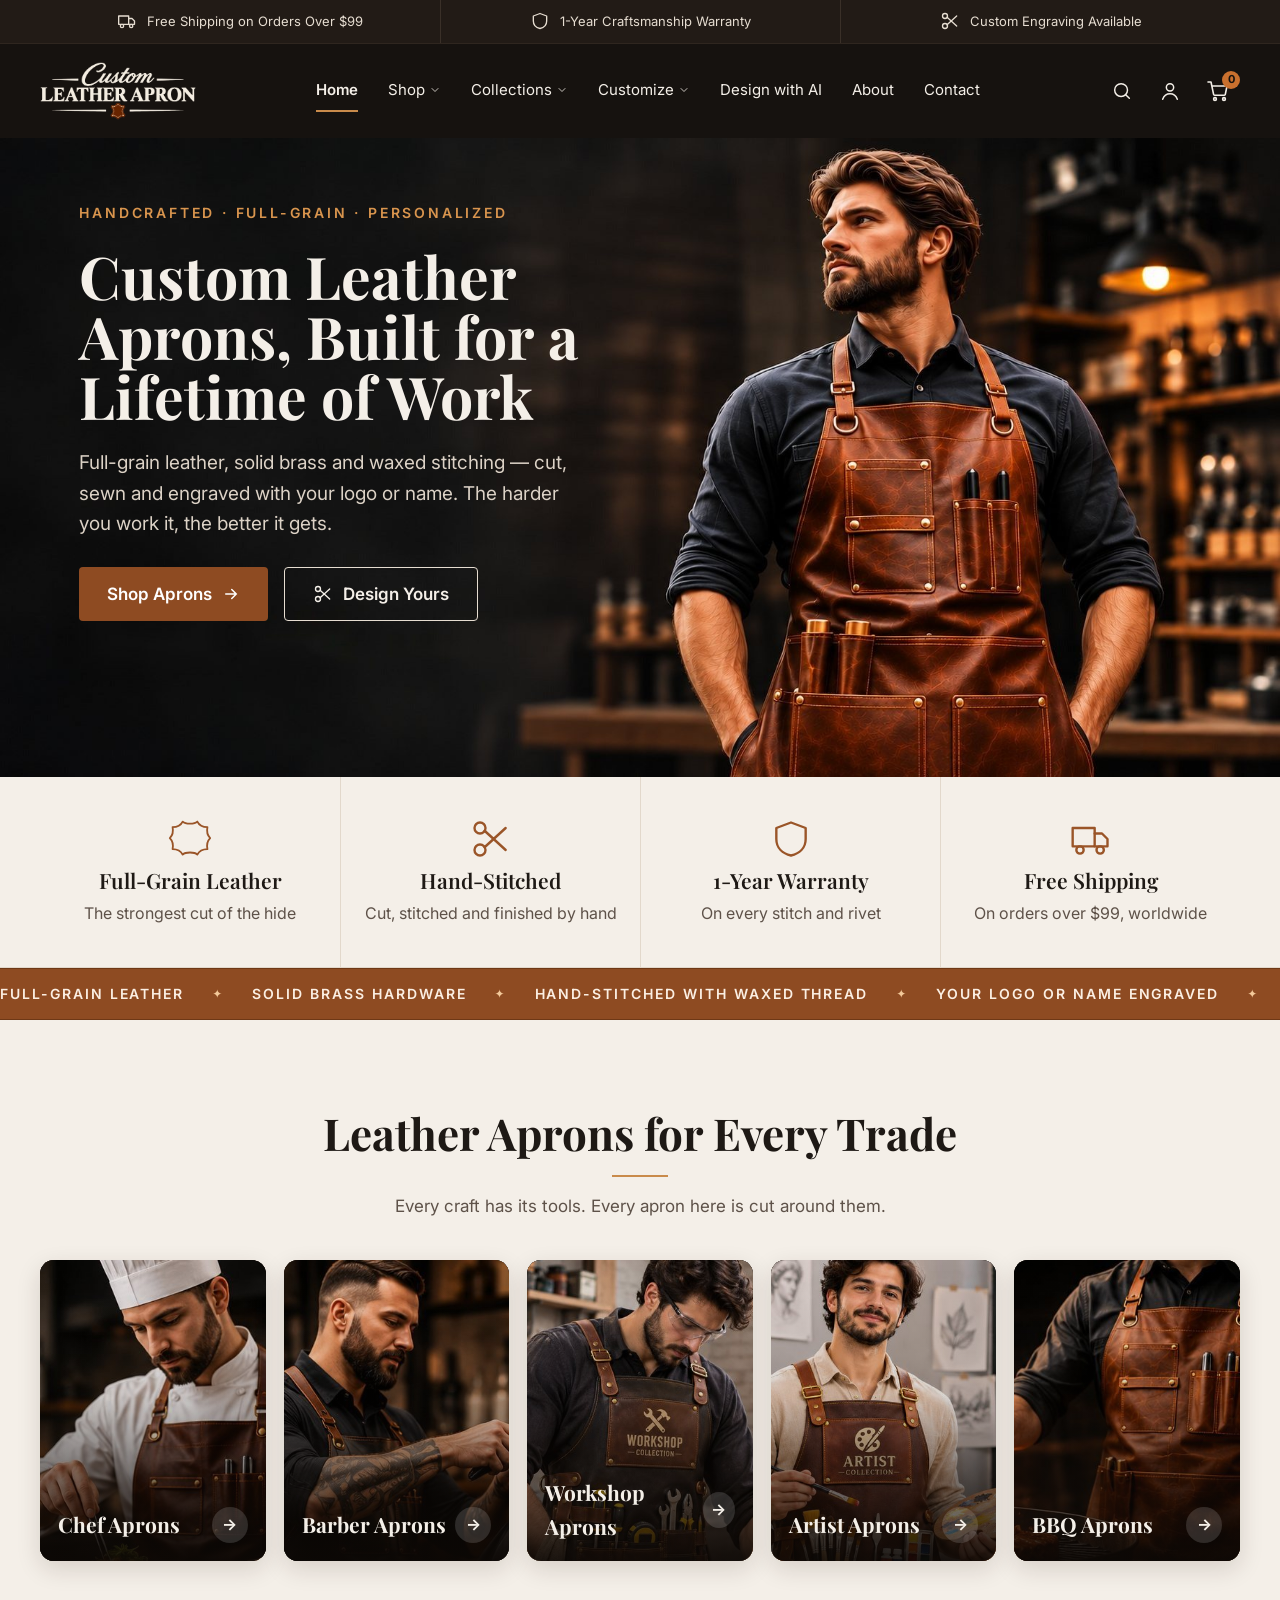
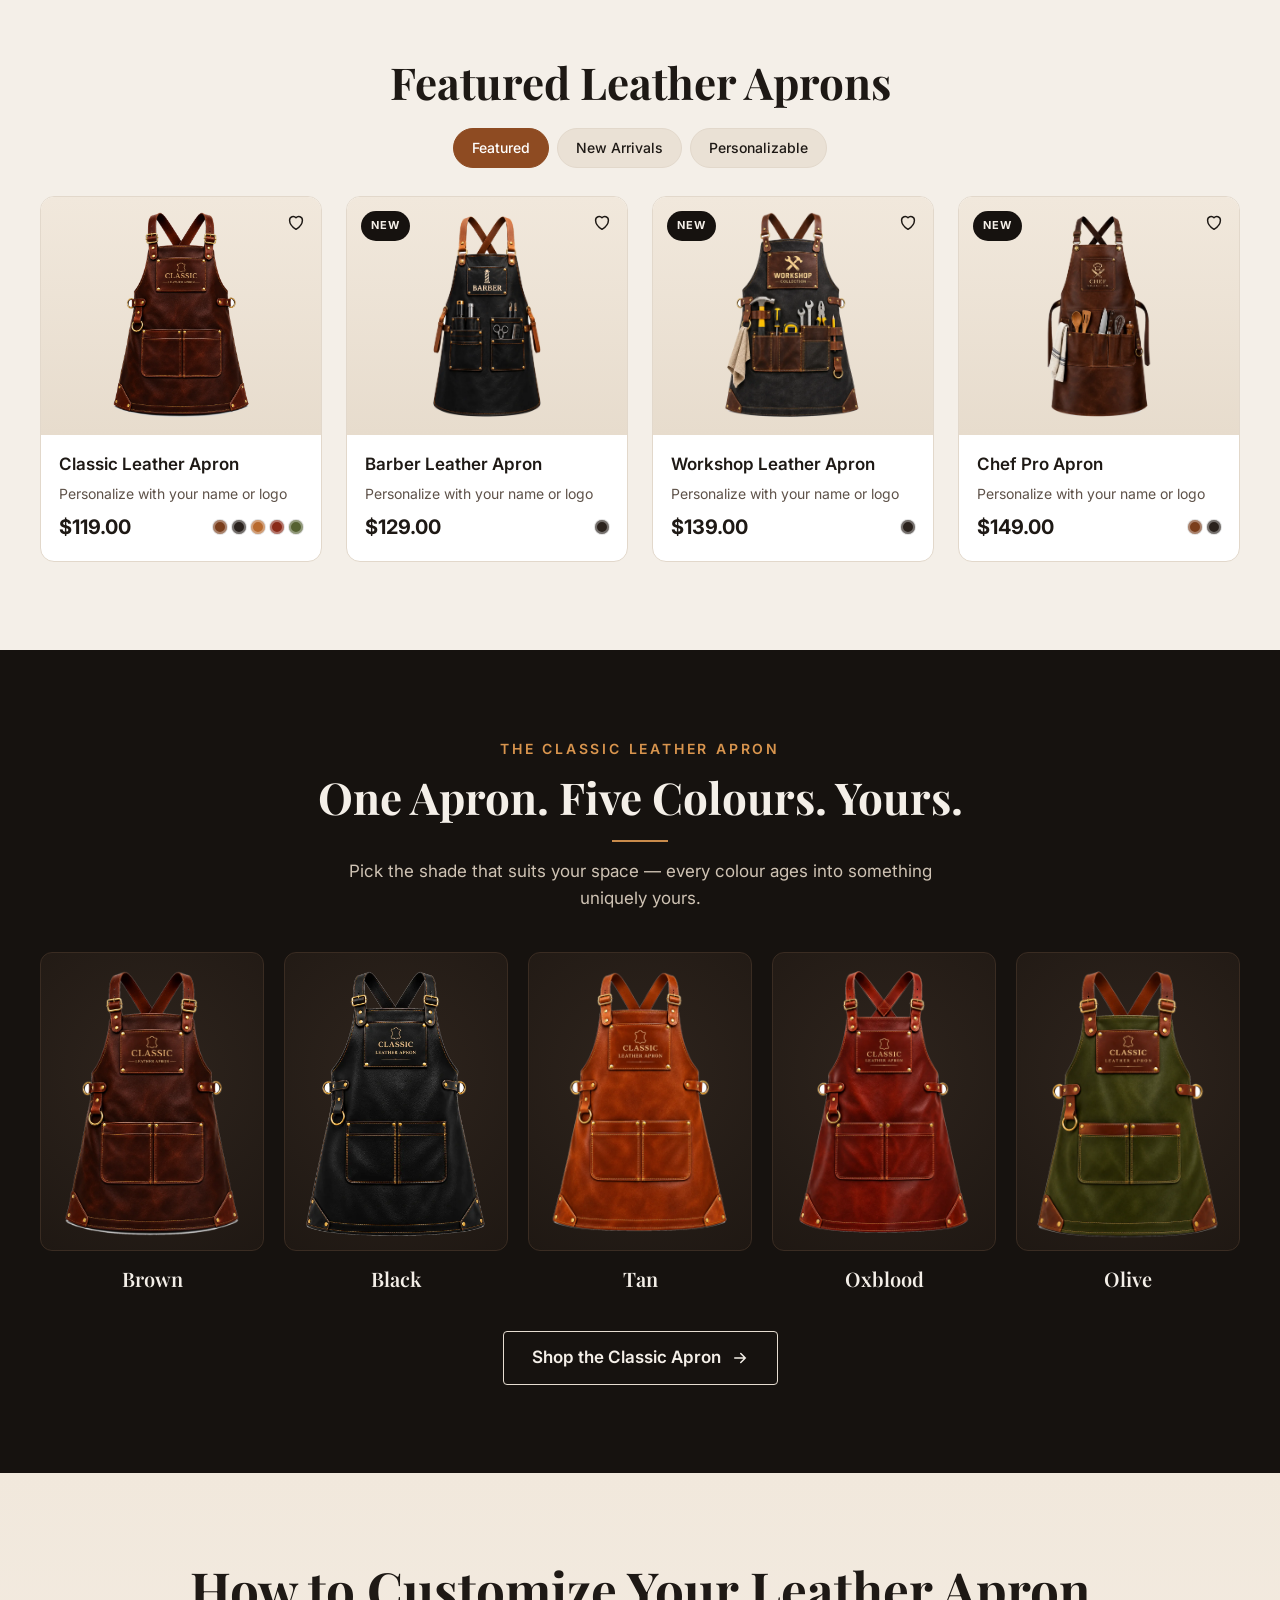
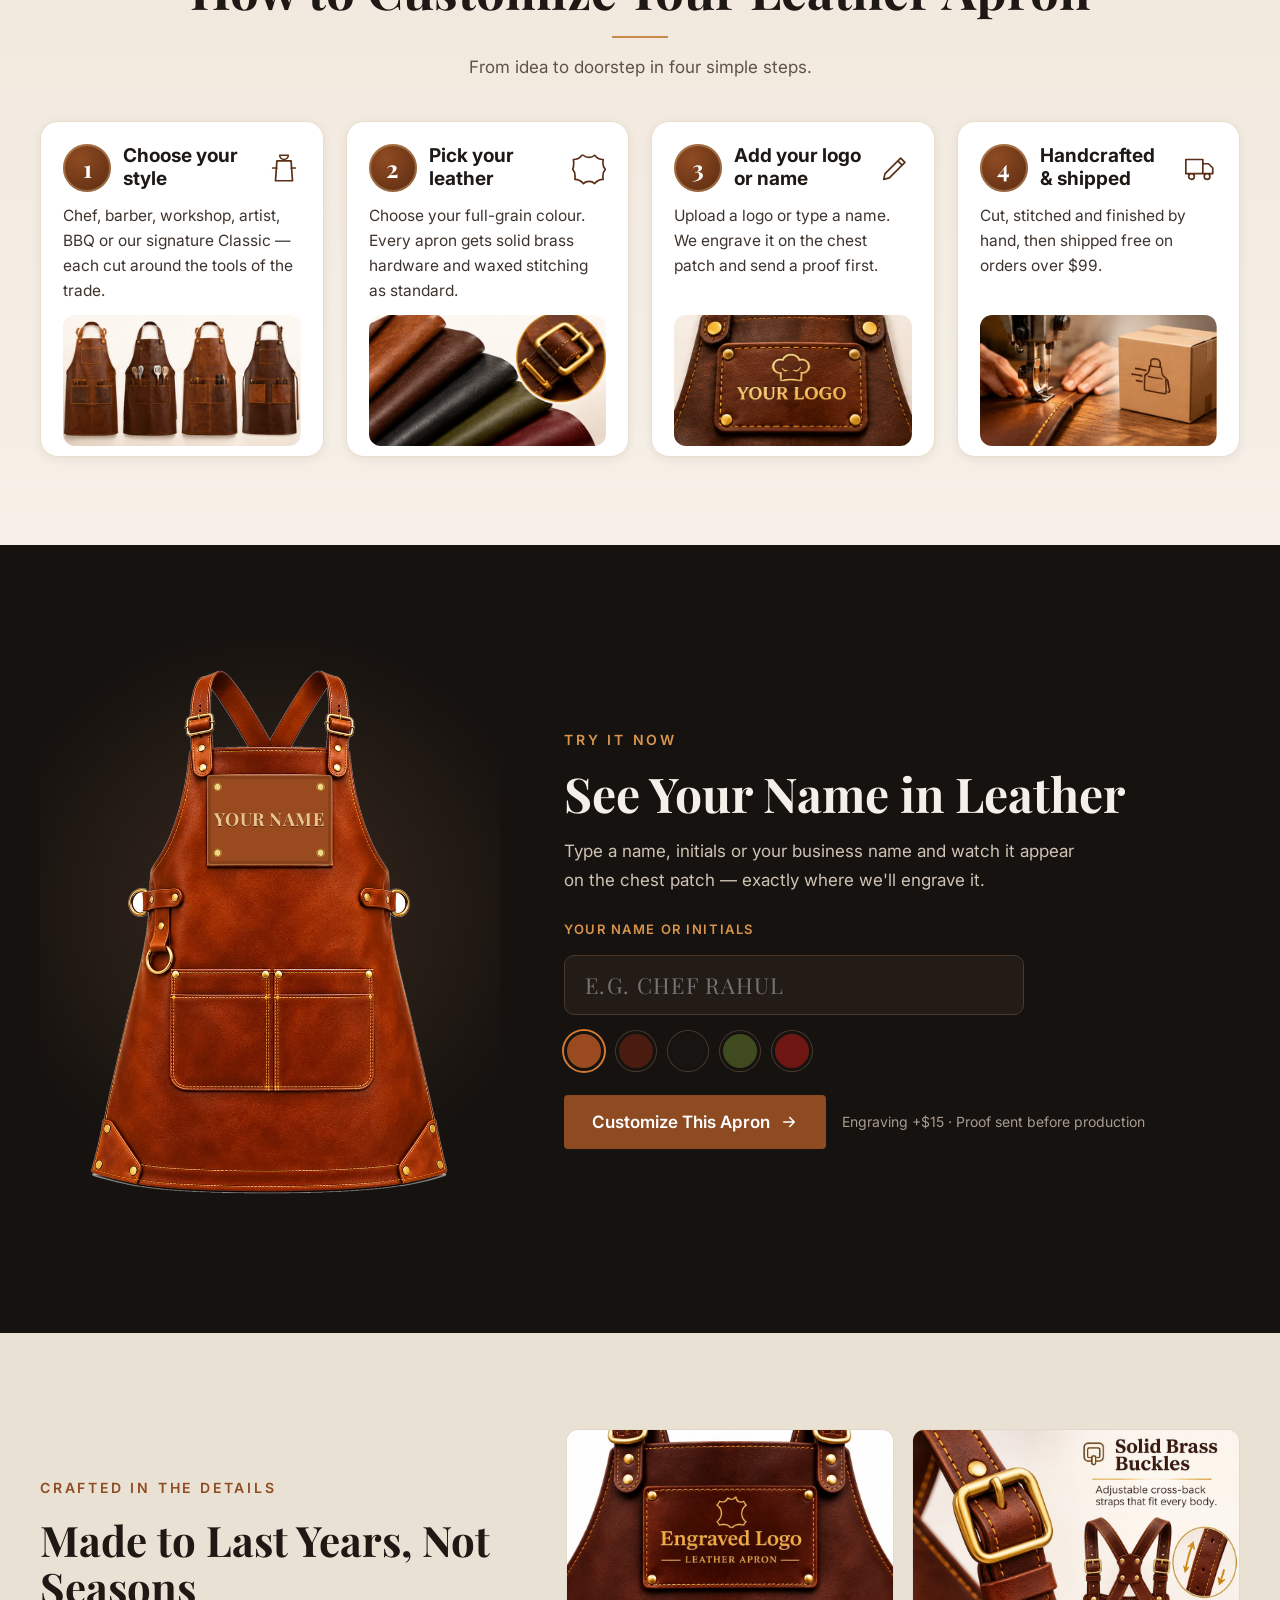
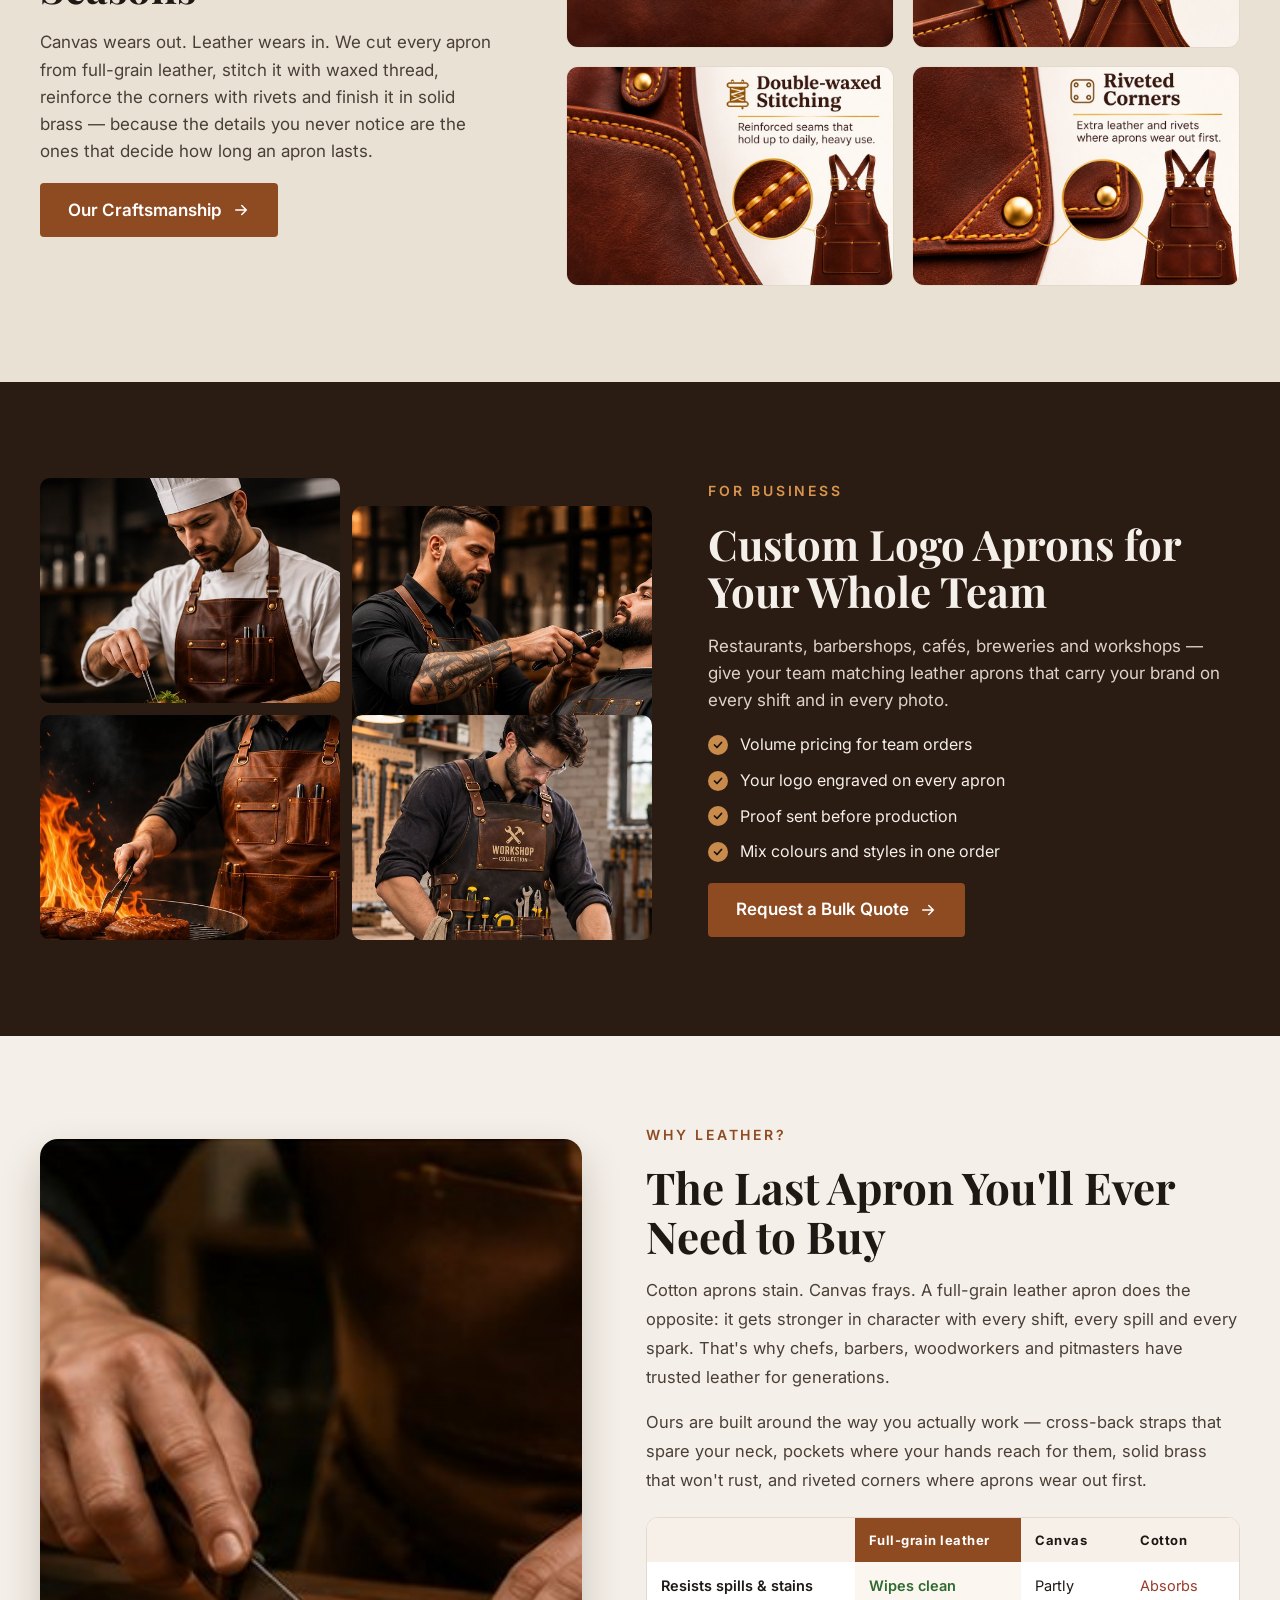
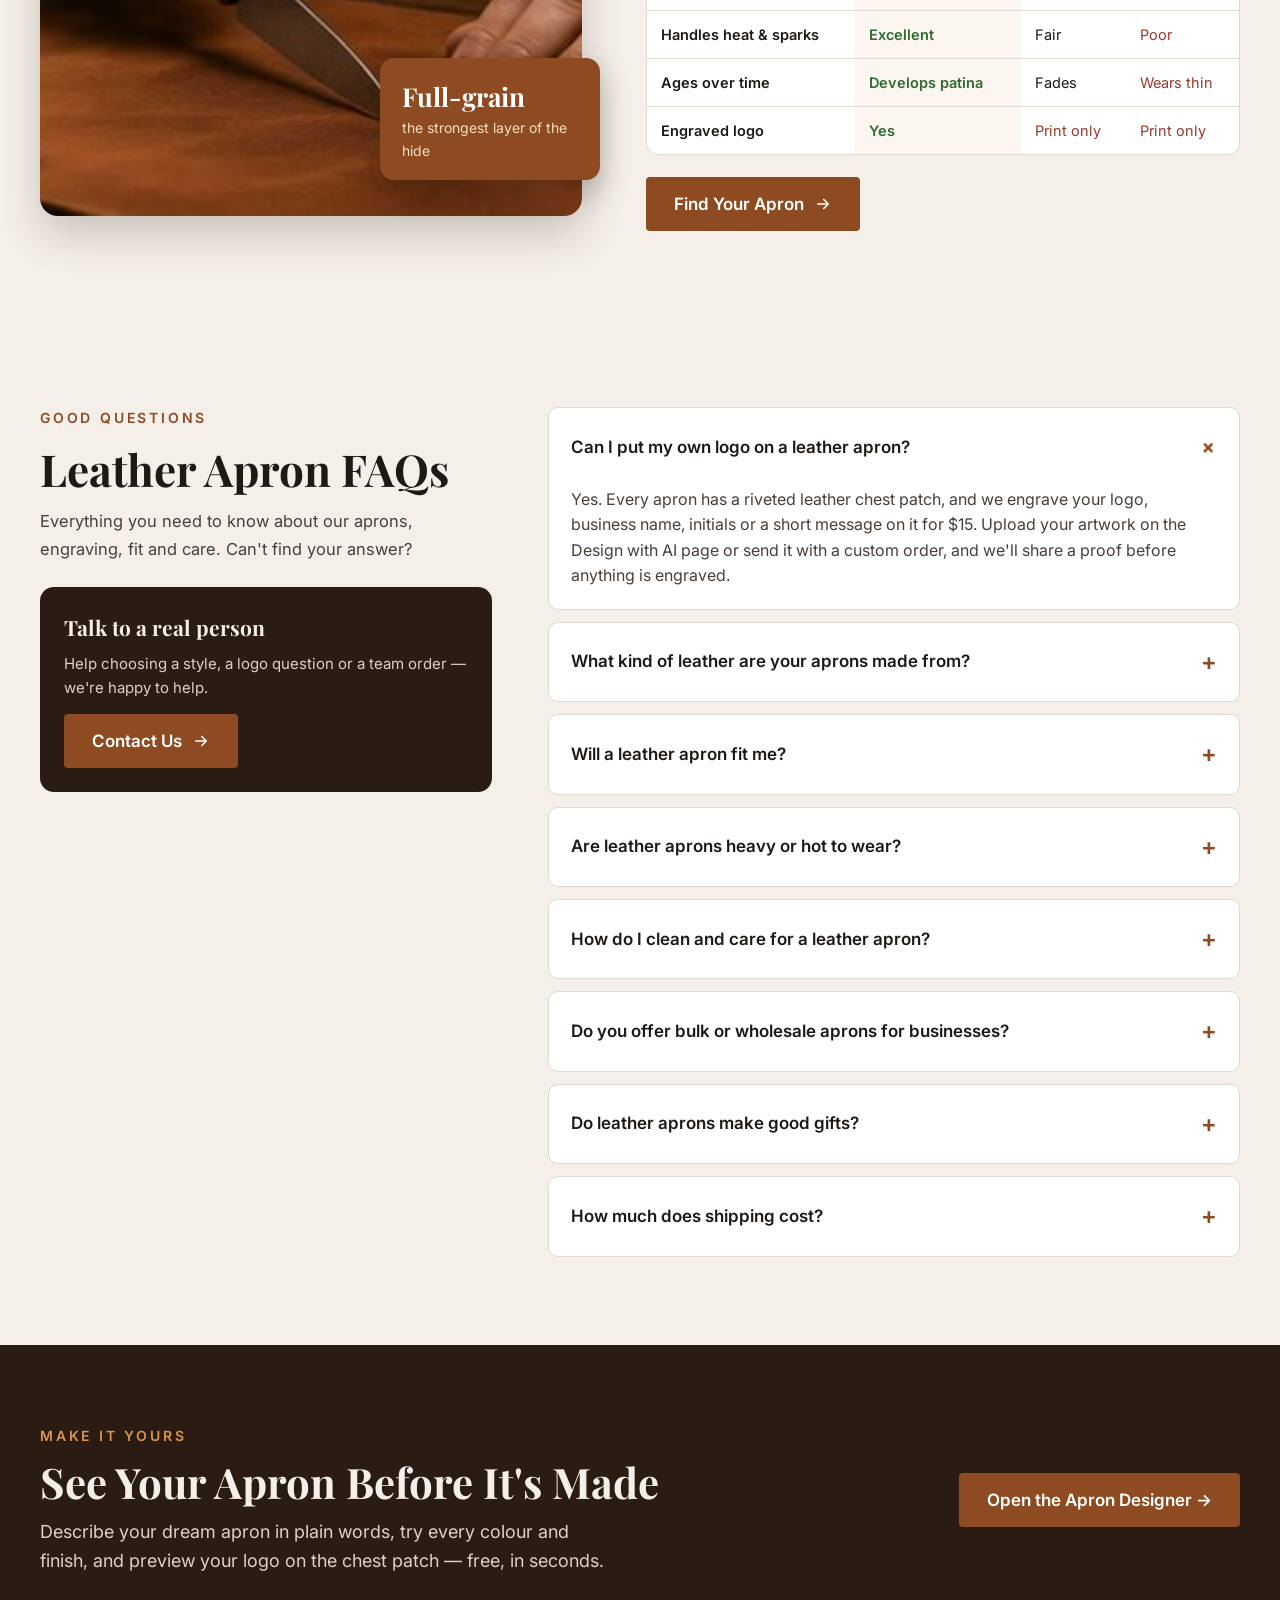
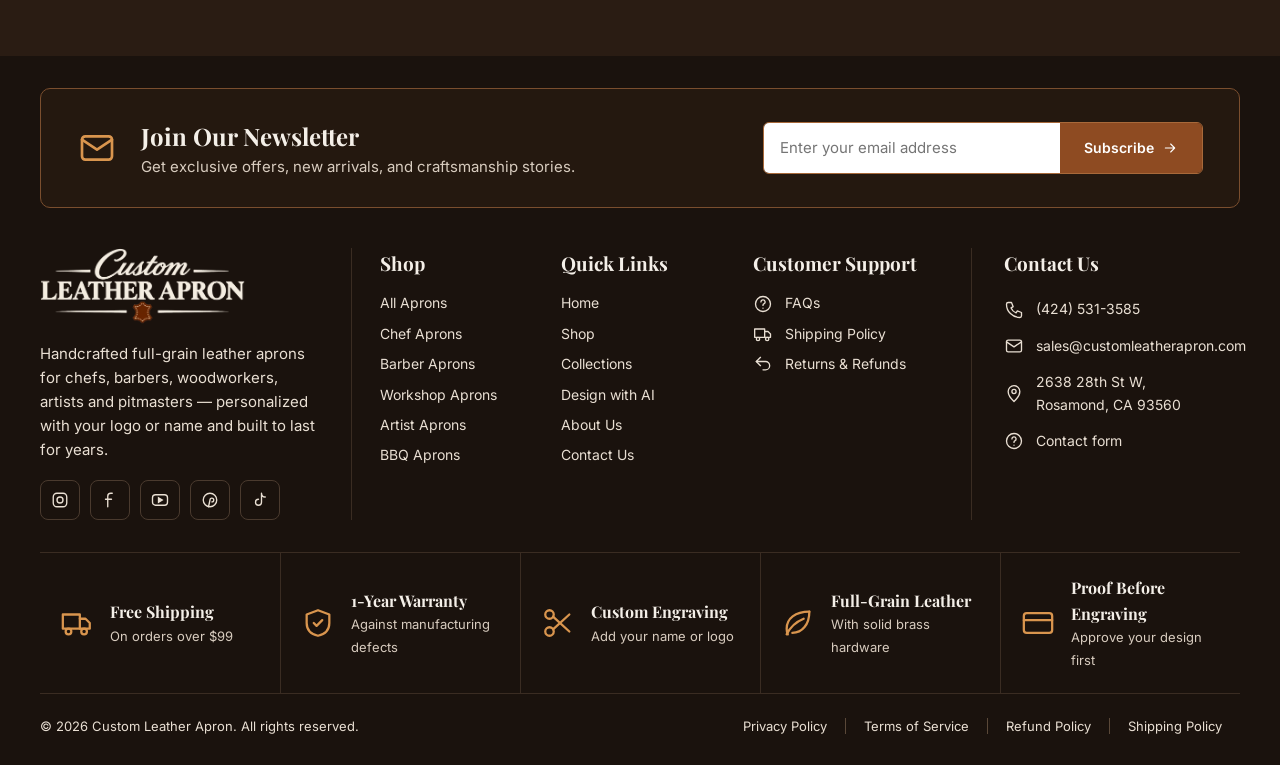
<file: index.html>
<!doctype html>
<html lang="en">
<head>
<meta charset="utf-8">
<meta name="viewport" content="width=device-width, initial-scale=1">
<!-- seo:start -->
<title>Custom Leather Aprons with Your Logo | Full-Grain &amp; Handmade</title>
<meta name="description" content="Handcrafted full-grain leather aprons for chefs, barbers, woodworkers, artists and pitmasters. Personalize with your logo or name. Free shipping over $99.">
<meta name="robots" content="index, follow">
<link rel="canonical" href="https://dawoodali110.github.io/custom-leather-apron/">
<meta property="og:site_name" content="Custom Leather Apron">
<meta property="og:type" content="website">
<meta property="og:title" content="Custom Leather Aprons with Your Logo | Full-Grain &amp; Handmade">
<meta property="og:description" content="Handcrafted full-grain leather aprons for chefs, barbers, woodworkers, artists and pitmasters. Personalize with your logo or name. Free shipping over $99.">
<meta property="og:url" content="https://dawoodali110.github.io/custom-leather-apron/">
<meta property="og:image" content="https://dawoodali110.github.io/custom-leather-apron/assets/img/hero-banner.jpg">
<meta property="og:locale" content="en_US">
<meta name="twitter:card" content="summary_large_image">
<meta name="twitter:title" content="Custom Leather Aprons with Your Logo | Full-Grain &amp; Handmade">
<meta name="twitter:description" content="Handcrafted full-grain leather aprons for chefs, barbers, woodworkers, artists and pitmasters. Personalize with your logo or name. Free shipping over $99.">
<meta name="twitter:image" content="https://dawoodali110.github.io/custom-leather-apron/assets/img/hero-banner.jpg">
<meta name="theme-color" content="#16120F">
<link rel="icon" href="favicon.ico" sizes="any">
<link rel="icon" href="assets/img/favicon-32.png" sizes="32x32" type="image/png">
<link rel="icon" href="assets/img/favicon-16.png" sizes="16x16" type="image/png">
<link rel="apple-touch-icon" href="assets/img/apple-touch-icon.png">
<link rel="manifest" href="site.webmanifest">
<script type="application/ld+json">{"@context": "https://schema.org", "@type": "Organization", "name": "Custom Leather Apron", "url": "https://dawoodali110.github.io/custom-leather-apron/", "logo": "https://dawoodali110.github.io/custom-leather-apron/assets/img/logo-dark.png", "email": "sales@customleatherapron.com", "description": "Handcrafted full-grain leather aprons for chefs, barbers, woodworkers, artists and pitmasters, personalized with your logo or name.", "address": {"@type": "PostalAddress", "streetAddress": "2638 28th St W", "addressLocality": "Rosamond", "addressRegion": "CA", "postalCode": "93560", "addressCountry": "US"}, "telephone": "+14245313585"}</script>
<script type="application/ld+json">{"@context": "https://schema.org", "@type": "WebSite", "name": "Custom Leather Apron", "url": "https://dawoodali110.github.io/custom-leather-apron/"}</script>
<script type="application/ld+json">{"@context": "https://schema.org", "@type": "FAQPage", "mainEntity": [{"@type": "Question", "name": "Can I put my own logo on a leather apron?", "acceptedAnswer": {"@type": "Answer", "text": "Yes. Every apron has a riveted leather chest patch, and we engrave your logo, business name, initials or a short message on it for $15. Upload your artwork on the Design with AI page or send it with a custom order, and we'll share a proof before anything is engraved."}}, {"@type": "Question", "name": "What kind of leather are your aprons made from?", "acceptedAnswer": {"@type": "Answer", "text": "Full-grain leather — the strongest, most natural layer of the hide. It resists spills and sparks, wipes clean, and develops a richer colour and softer feel the more you wear it. Every apron is finished with solid brass hardware and waxed stitching."}}, {"@type": "Question", "name": "Will a leather apron fit me?", "acceptedAnswer": {"@type": "Answer", "text": "Our aprons use adjustable cross-back straps with solid brass buckles, so one size comfortably fits most adults. Cross-back straps rest on your shoulders rather than your neck, which makes them far more comfortable on long shifts."}}, {"@type": "Question", "name": "Are leather aprons heavy or hot to wear?", "acceptedAnswer": {"@type": "Answer", "text": "A good leather apron feels substantial, not heavy — and because the cross-back straps spread the weight across your shoulders, most people forget they're wearing it within minutes. Leather also handles heat from grills, ovens and torches far better than cotton or canvas."}}, {"@type": "Question", "name": "How do I clean and care for a leather apron?", "acceptedAnswer": {"@type": "Answer", "text": "Wipe it down with a damp cloth after use and let it air-dry away from direct heat. Every few months, rub in a little leather conditioner to keep it supple. Never machine-wash or tumble-dry leather."}}, {"@type": "Question", "name": "Do you offer bulk or wholesale aprons for businesses?", "acceptedAnswer": {"@type": "Answer", "text": "Yes. Restaurants, barbershops, cafés, breweries and workshops get volume pricing, their logo engraved on every apron, and a proof before production. You can mix colours and styles in one order — just request a quote on our contact page."}}, {"@type": "Question", "name": "Do leather aprons make good gifts?", "acceptedAnswer": {"@type": "Answer", "text": "They're one of the most personal gifts you can give a cook, barber, woodworker, artist or grill master. Add their name or initials to the chest patch and you have something they'll use for years."}}, {"@type": "Question", "name": "How much does shipping cost?", "acceptedAnswer": {"@type": "Answer", "text": "Shipping is free on orders over $99, and we ship worldwide. Delivery times depend on your location and whether your apron is personalized — contact us for an estimate before you order."}}]}</script>
<!-- seo:end -->
<link rel="preconnect" href="https://fonts.googleapis.com">
<link href="https://fonts.googleapis.com/css2?family=Playfair+Display:wght@600;700&family=Inter:wght@400;500;600;700&display=swap" rel="stylesheet">
<link rel="stylesheet" href="assets/styles.css?v=1795780708">
<script src="assets/config.js?v=1795780708" defer></script>
<script src="assets/db.js?v=1795780708" defer></script>
<script src="assets/site.js?v=1795780708" defer></script>
</head>
<body data-page="home">
<div id="site-header"></div>
<main>
  <section class="hero hero-banner" aria-labelledby="hero-title">
    <img class="hero-bg" src="assets/img/hero-banner.jpg" srcset="assets/img/hero-banner-sm.jpg 900w, assets/img/hero-banner.jpg 1774w" sizes="100vw" alt="Craftsman wearing a hand-stitched brown leather apron with brass hardware and tool pockets in a workshop" fetchpriority="high">
    <div class="wrap">
      <div class="hero-text">
        <div class="eyebrow">Handcrafted · Full-Grain · Personalized</div>
        <h1 id="hero-title">Custom Leather Aprons, Built for a Lifetime of Work</h1>
        <p>Full-grain leather, solid brass and waxed stitching — cut, sewn and engraved with your logo or name. The harder you work it, the better it gets.</p>
        <div style="display:flex;flex-wrap:wrap;gap:16px;padding-top:6px">
          <a class="btn btn-primary" href="shop.html">Shop Aprons <svg aria-hidden="true" width="18" height="18" viewBox="0 0 24 24" fill="none" stroke="currentColor" stroke-width="2" stroke-linecap="round"><path d="M5 12h14M13 6l6 6-6 6"/></svg></a>
          <a class="btn btn-outline" href="design-ai.html"><svg aria-hidden="true" width="20" height="20" viewBox="0 0 24 24" fill="none" stroke="currentColor" stroke-width="1.6" stroke-linecap="round"><circle cx="6" cy="6" r="3"/><circle cx="6" cy="18" r="3"/><path d="M8.5 7.5L20 18M8.5 16.5L20 6"/></svg> Design Yours</a>
        </div>
      </div>
    </div>
  </section>

  <section class="features">
    <div class="wrap">
      <div class="feature"><svg aria-hidden="true" width="44" height="44" viewBox="0 0 48 48" fill="none" stroke="#9A5528" stroke-width="2" stroke-linejoin="round"><path d="M16 5c3 3 13 3 16 0 2 4 6 6 11 6-1 5 0 9 3 12-3 3-4 7-3 12-5 0-9 2-11 6-3-3-13-3-16 0-2-4-6-6-11-6 1-5 0-9-3-12 3-3 4-7 3-12 5 0 9-2 11-6z"/></svg><h3>Full-Grain Leather</h3><div>The strongest cut of the hide</div></div>
      <div class="feature"><svg aria-hidden="true" width="44" height="44" viewBox="0 0 24 24" fill="none" stroke="#9A5528" stroke-width="1.3" stroke-linecap="round"><circle cx="6" cy="6" r="3"/><circle cx="6" cy="18" r="3"/><path d="M8.5 7.5L20 18M8.5 16.5L20 6"/></svg><h3>Hand-Stitched</h3><div>Cut, stitched and finished by hand</div></div>
      <div class="feature"><svg aria-hidden="true" width="44" height="44" viewBox="0 0 24 24" fill="none" stroke="#9A5528" stroke-width="1.3" stroke-linejoin="round"><path d="M12 3l8 3v6c0 5-3.5 8-8 9-4.5-1-8-4-8-9V6z"/></svg><h3>1-Year Warranty</h3><div>On every stitch and rivet</div></div>
      <div class="feature"><svg aria-hidden="true" width="44" height="44" viewBox="0 0 24 24" fill="none" stroke="#9A5528" stroke-width="1.3" stroke-linecap="round" stroke-linejoin="round"><path d="M2 6h12v10H2z"/><path d="M14 9h4l3 3v4h-7"/><circle cx="6" cy="18" r="2"/><circle cx="17" cy="18" r="2"/></svg><h3>Free Shipping</h3><div>On orders over $99, worldwide</div></div>
    </div>
  </section>
  <div class="marquee" aria-label="Full-grain leather, Solid brass hardware, Hand-stitched with waxed thread, Your logo or name engraved, Cross-back comfort straps, Free shipping over $99, 1-year craftsmanship warranty"><div class="marquee-track" aria-hidden="true"><span>Full-grain leather</span><i aria-hidden="true">✦</i><span>Solid brass hardware</span><i aria-hidden="true">✦</i><span>Hand-stitched with waxed thread</span><i aria-hidden="true">✦</i><span>Your logo or name engraved</span><i aria-hidden="true">✦</i><span>Cross-back comfort straps</span><i aria-hidden="true">✦</i><span>Free shipping over $99</span><i aria-hidden="true">✦</i><span>1-year craftsmanship warranty</span><i aria-hidden="true">✦</i><span>Full-grain leather</span><i aria-hidden="true">✦</i><span>Solid brass hardware</span><i aria-hidden="true">✦</i><span>Hand-stitched with waxed thread</span><i aria-hidden="true">✦</i><span>Your logo or name engraved</span><i aria-hidden="true">✦</i><span>Cross-back comfort straps</span><i aria-hidden="true">✦</i><span>Free shipping over $99</span><i aria-hidden="true">✦</i><span>1-year craftsmanship warranty</span><i aria-hidden="true">✦</i></div></div>


  <section class="section" style="padding-bottom:40px">
    <div class="wrap">
      <div class="section-title reveal"><h2>Leather Aprons for Every Trade</h2><div class="rule"></div><p class="section-lede">Every craft has its tools. Every apron here is cut around them.</p></div>
      <div class="collections v2 reveal">
        <a class="collection" href="shop.html?cat=chef"><div class="art photo"><img src="assets/img/tile-chef.jpg" alt="Chef plating a dish in a brown leather chef apron" loading="lazy" style="object-position:center 35%"></div><div class="label">Chef Aprons <span aria-hidden="true">→</span></div></a>
        <a class="collection" href="shop.html?cat=barber"><div class="art photo"><img src="assets/img/tile-barber.jpg" alt="Barber trimming a client's beard in a black leather barber apron" loading="lazy" style="object-position:40% 40%"></div><div class="label">Barber Aprons <span aria-hidden="true">→</span></div></a>
        <a class="collection" href="shop.html?cat=workshop"><div class="art photo"><img src="assets/img/tile-workshop.jpg" alt="Woodworker planing timber in a leather workshop apron full of tools" loading="lazy" style="object-position:center 40%"></div><div class="label">Workshop Aprons <span aria-hidden="true">→</span></div></a>
        <a class="collection" href="shop.html?cat=artist"><div class="art photo"><img src="assets/img/tile-artist.jpg" alt="Painter at an easel wearing a leather artist apron with brush pockets" loading="lazy" style="object-position:center 35%"></div><div class="label">Artist Aprons <span aria-hidden="true">→</span></div></a>
        <a class="collection" href="shop.html?cat=bbq"><div class="art photo"><img src="assets/img/tile-bbq.jpg" alt="Pitmaster grilling steaks over open flames in a leather BBQ apron" loading="lazy" style="object-position:70% 40%"></div><div class="label">BBQ Aprons <span aria-hidden="true">→</span></div></a>
      </div>
    </div>
  </section>

  <section class="section" style="padding-top:56px">
    <div class="wrap">
      <div class="section-title" style="margin-bottom:28px"><h2 style="margin-bottom:22px">Featured Leather Aprons</h2><div class="pills" id="featured-tabs" role="group" aria-label="Featured filter"></div></div>
      <div class="grid" id="featured-grid"></div>
    </div>
  </section>

  <!-- Colours -->
  <section class="hues">
    <div class="wrap">
      <div class="section-title"><div class="eyebrow" style="margin-bottom:12px">The Classic Leather Apron</div><h2>One Apron. Five Colours. Yours.</h2><div class="rule"></div><p class="section-lede" style="color:#CFC3B4">Pick the shade that suits your space — every colour ages into something uniquely yours.</p></div>
      <div class="hue-grid reveal"><a class="hue-card" href="product.html?id=classic&amp;color=brown"><span class="hue-img"><img src="assets/img/product-classic-brown.webp" alt="Classic Leather Apron in Brown" loading="lazy"></span><span class="hue-name">Brown</span></a><a class="hue-card" href="product.html?id=classic&amp;color=black"><span class="hue-img"><img src="assets/img/product-classic-black.webp" alt="Classic Leather Apron in Black" loading="lazy"></span><span class="hue-name">Black</span></a><a class="hue-card" href="product.html?id=classic&amp;color=tan"><span class="hue-img"><img src="assets/img/product-classic-tan.webp" alt="Classic Leather Apron in Tan" loading="lazy"></span><span class="hue-name">Tan</span></a><a class="hue-card" href="product.html?id=classic&amp;color=oxblood"><span class="hue-img"><img src="assets/img/product-classic-oxblood.webp" alt="Classic Leather Apron in Oxblood" loading="lazy"></span><span class="hue-name">Oxblood</span></a><a class="hue-card" href="product.html?id=classic&amp;color=olive"><span class="hue-img"><img src="assets/img/product-classic-olive.webp" alt="Classic Leather Apron in Olive" loading="lazy"></span><span class="hue-name">Olive</span></a></div>
      <div style="text-align:center;margin-top:36px"><a class="btn btn-outline" href="product.html?id=classic">Shop the Classic Apron <svg aria-hidden="true" width="18" height="18" viewBox="0 0 24 24" fill="none" stroke="currentColor" stroke-width="2" stroke-linecap="round"><path d="M5 12h14M13 6l6 6-6 6"/></svg></a></div>
    </div>
  </section>

  <!-- How it works -->
  <section class="section how">
    <div class="wrap">
      <div class="section-title"><h2>How to Customize Your Leather Apron</h2><div class="rule"></div><p class="section-lede">From idea to doorstep in four simple steps.</p></div>
      <div class="steps reveal"><div class="step"><div class="step-head"><span class="step-num">1</span><h3>Choose your style</h3><svg aria-hidden="true" width="34" height="34" viewBox="0 0 24 24" fill="none" stroke="#5A2F17" stroke-width="1.2" stroke-linecap="round" stroke-linejoin="round"><path d="M9 3h6M9 3a3 3 0 0 0 6 0 M7 7h10l1 14H6z M4 12h3M17 12h3"/></svg></div><p>Chef, barber, workshop, artist, BBQ or our signature Classic — each cut around the tools of the trade.</p><img src="assets/img/step-1.jpg" alt="Four leather aprons in different styles" loading="lazy" width="600" height="330"></div><div class="step"><div class="step-head"><span class="step-num">2</span><h3>Pick your leather</h3><svg aria-hidden="true" width="34" height="34" viewBox="0 0 24 24" fill="none" stroke="#5A2F17" stroke-width="1.2" stroke-linecap="round" stroke-linejoin="round"><path d="M8 3c2 2 6 2 8 0 1.5 2 3.5 3 6 3-.5 3 0 5.5 1.5 7-1.5 1.5-2 4-1.5 7-2.5 0-4.5 1-6 3-2-2-6-2-8 0-1.5-2-3.5-3-6-3 .5-3 0-5.5-1.5-7C1 11.5 1.5 9 1 6c2.5 0 4.5-1 6-3z"/></svg></div><p>Choose your full-grain colour. Every apron gets solid brass hardware and waxed stitching as standard.</p><img src="assets/img/step-2.jpg" alt="Swatches of brown, black, olive and burgundy leather with a brass buckle" loading="lazy" width="600" height="330"></div><div class="step"><div class="step-head"><span class="step-num">3</span><h3>Add your logo or name</h3><svg aria-hidden="true" width="34" height="34" viewBox="0 0 24 24" fill="none" stroke="#5A2F17" stroke-width="1.2" stroke-linecap="round" stroke-linejoin="round"><path d="M4 20l4-1 11-11-3-3L5 16z M14 7l3 3"/></svg></div><p>Upload a logo or type a name. We engrave it on the chest patch and send a proof first.</p><img src="assets/img/step-3.jpg" alt="Leather chest patch engraved with YOUR LOGO in gold" loading="lazy" width="600" height="330"></div><div class="step"><div class="step-head"><span class="step-num">4</span><h3>Handcrafted &amp; shipped</h3><svg aria-hidden="true" width="34" height="34" viewBox="0 0 24 24" fill="none" stroke="#5A2F17" stroke-width="1.2" stroke-linecap="round" stroke-linejoin="round"><path d="M2 6h12v10H2z M14 9h4l3 3v4h-7 M8 18a2 2 0 1 1-4 0 2 2 0 0 1 4 0z M19 18a2 2 0 1 1-4 0 2 2 0 0 1 4 0z"/></svg></div><p>Cut, stitched and finished by hand, then shipped free on orders over $99.</p><img src="assets/img/step-4.jpg" alt="Leather being stitched on a sewing machine next to a shipping box" loading="lazy" width="600" height="330"></div></div></div>
    </div>
  </section>


  <!-- Personalize preview -->
  <section class="personalize">
    <div class="wrap">
      <div class="pz-preview reveal" aria-live="polite">
        <div class="pz-frame">
          <img src="assets/img/ai-logo-cognac.webp" alt="Cognac leather apron with an engraved chest patch" loading="lazy" width="760" height="1013">
          <div class="pz-patch"><span id="pz-text">YOUR NAME</span></div>
        </div>
      </div>
      <div class="pz-copy">
        <div class="eyebrow">Try it now</div>
        <h2>See Your Name in Leather</h2>
        <p>Type a name, initials or your business name and watch it appear on the chest patch — exactly where we'll engrave it.</p>
        <label class="pz-label" for="pz-input">Your name or initials</label>
        <input id="pz-input" class="pz-input" type="text" maxlength="14" placeholder="e.g. CHEF RAHUL" autocomplete="off">
        <div class="pz-colours" role="group" aria-label="Leather colour">
          <button type="button" class="on" data-pz="cognac" aria-pressed="true" aria-label="Cognac" style="background:#9A4A1F"></button>
          <button type="button" data-pz="dark" aria-pressed="false" aria-label="Dark brown" style="background:#4A1C10"></button>
          <button type="button" data-pz="black" aria-pressed="false" aria-label="Black" style="background:#171412"></button>
          <button type="button" data-pz="olive" aria-pressed="false" aria-label="Olive" style="background:#3F4A1E"></button>
          <button type="button" data-pz="burgundy" aria-pressed="false" aria-label="Burgundy" style="background:#6E1712"></button>
        </div>
        <div class="pz-actions">
          <a class="btn btn-primary" id="pz-go" href="design-ai.html">Customize This Apron <svg aria-hidden="true" width="18" height="18" viewBox="0 0 24 24" fill="none" stroke="currentColor" stroke-width="2" stroke-linecap="round"><path d="M5 12h14M13 6l6 6-6 6"/></svg></a>
          <span class="pz-note">Engraving +$15 · Proof sent before production</span>
        </div>
      </div>
    </div>
  </section>

  <!-- Craftsmanship -->
  <section class="craft">
    <div class="wrap">
      <div class="craft-text">
        <div class="eyebrow" style="color:#8E4B22">Crafted in the details</div>
        <h2>Made to Last Years, Not Seasons</h2>
        <p>Canvas wears out. Leather wears in. We cut every apron from full-grain leather, stitch it with waxed thread, reinforce the corners with rivets and finish it in solid brass — because the details you never notice are the ones that decide how long an apron lasts.</p>
        <a class="btn btn-primary" href="about.html">Our Craftsmanship <svg aria-hidden="true" width="18" height="18" viewBox="0 0 24 24" fill="none" stroke="currentColor" stroke-width="2" stroke-linecap="round"><path d="M5 12h14M13 6l6 6-6 6"/></svg></a>
      </div>
      <div class="detail-grid reveal"><figure class="detail photo-only"><img src="assets/img/detail-patch.jpg" alt="Engraved logo patch: gold “Engraved Logo” lettering debossed on a riveted leather patch" loading="lazy" width="900" height="600"></figure><figure class="detail photo-only"><img src="assets/img/detail-buckle.jpg" alt="Solid brass buckles: adjustable cross-back straps that fit every body" loading="lazy" width="900" height="600"></figure><figure class="detail photo-only"><img src="assets/img/detail-stitch.jpg" alt="Double-waxed stitching: reinforced seams that hold up to daily, heavy use" loading="lazy" width="900" height="600"></figure><figure class="detail photo-only"><img src="assets/img/detail-corner.jpg" alt="Riveted corners: extra leather and rivets where aprons wear out first" loading="lazy" width="900" height="600"></figure></div>
    </div>
  </section>

  <!-- Business -->
  <section class="biz">
    <div class="wrap">
      <div class="biz-photos reveal" aria-hidden="true">
        <img src="assets/img/tile-chef.jpg" alt="" loading="lazy"><img src="assets/img/tile-barber.jpg" alt="" loading="lazy"><img src="assets/img/tile-bbq.jpg" alt="" loading="lazy"><img src="assets/img/tile-workshop.jpg" alt="" loading="lazy">
      </div>
      <div class="biz-text">
        <div class="eyebrow">For Business</div>
        <h2>Custom Logo Aprons for Your Whole Team</h2>
        <p>Restaurants, barbershops, cafés, breweries and workshops — give your team matching leather aprons that carry your brand on every shift and in every photo.</p>
        <ul>
          <li>Volume pricing for team orders</li>
          <li>Your logo engraved on every apron</li>
          <li>Proof sent before production</li>
          <li>Mix colours and styles in one order</li>
        </ul>
        <a class="btn btn-primary" href="contact.html">Request a Bulk Quote <svg aria-hidden="true" width="18" height="18" viewBox="0 0 24 24" fill="none" stroke="currentColor" stroke-width="2" stroke-linecap="round"><path d="M5 12h14M13 6l6 6-6 6"/></svg></a>
      </div>
    </div>
  </section>

  <!-- Why leather -->
  <section class="section why">
    <div class="wrap why-grid">
      <div class="why-media">
        <img src="assets/img/about-craft.jpg" alt="Leatherworker hand-cutting full-grain leather at a workbench" loading="lazy">
        <div class="why-badge"><b>Full-grain</b><span>the strongest layer of the hide</span></div>
      </div>
      <div class="why-copy">
        <div class="eyebrow" style="color:#8E4B22">Why leather?</div>
        <h2>The Last Apron You'll Ever Need to Buy</h2>
        <p>Cotton aprons stain. Canvas frays. A full-grain leather apron does the opposite: it gets stronger in character with every shift, every spill and every spark. That's why chefs, barbers, woodworkers and pitmasters have trusted leather for generations.</p>
        <p>Ours are built around the way you actually work — cross-back straps that spare your neck, pockets where your hands reach for them, solid brass that won't rust, and riveted corners where aprons wear out first.</p>
        <table class="compare">
          <caption class="visually-hidden">Full-grain leather compared with canvas and cotton aprons</caption>
          <thead><tr><th scope="col"></th><th scope="col">Full-grain leather</th><th scope="col">Canvas</th><th scope="col">Cotton</th></tr></thead>
          <tbody>
            <tr><th scope="row">Resists spills &amp; stains</th><td class="y">Wipes clean</td><td>Partly</td><td class="n">Absorbs</td></tr>
            <tr><th scope="row">Handles heat &amp; sparks</th><td class="y">Excellent</td><td>Fair</td><td class="n">Poor</td></tr>
            <tr><th scope="row">Ages over time</th><td class="y">Develops patina</td><td>Fades</td><td class="n">Wears thin</td></tr>
            <tr><th scope="row">Engraved logo</th><td class="y">Yes</td><td class="n">Print only</td><td class="n">Print only</td></tr>
          </tbody>
        </table>
        <a class="btn btn-primary" href="shop.html">Find Your Apron <svg aria-hidden="true" width="18" height="18" viewBox="0 0 24 24" fill="none" stroke="currentColor" stroke-width="2" stroke-linecap="round"><path d="M5 12h14M13 6l6 6-6 6"/></svg></a>
      </div>
    </div>
  </section>

  <!-- FAQ -->
  <section class="section faq-sec" id="faq">
    <div class="wrap faq-grid">
      <div class="faq-side">
        <div class="eyebrow" style="color:#8E4B22">Good questions</div>
        <h2>Leather Apron FAQs</h2>
        <p>Everything you need to know about our aprons, engraving, fit and care. Can't find your answer?</p>
        <div class="faq-help">
          <b>Talk to a real person</b>
          <span>Help choosing a style, a logo question or a team order — we're happy to help.</span>
          <a class="btn btn-primary" href="contact.html">Contact Us <svg aria-hidden="true" width="18" height="18" viewBox="0 0 24 24" fill="none" stroke="currentColor" stroke-width="2" stroke-linecap="round"><path d="M5 12h14M13 6l6 6-6 6"/></svg></a>
        </div>
      </div>
      <div class="faqs"><details class="faq" open><summary>Can I put my own logo on a leather apron?<span aria-hidden="true">+</span></summary><p>Yes. Every apron has a riveted leather chest patch, and we engrave your logo, business name, initials or a short message on it for $15. Upload your artwork on the Design with AI page or send it with a custom order, and we&#x27;ll share a proof before anything is engraved.</p></details><details class="faq"><summary>What kind of leather are your aprons made from?<span aria-hidden="true">+</span></summary><p>Full-grain leather — the strongest, most natural layer of the hide. It resists spills and sparks, wipes clean, and develops a richer colour and softer feel the more you wear it. Every apron is finished with solid brass hardware and waxed stitching.</p></details><details class="faq"><summary>Will a leather apron fit me?<span aria-hidden="true">+</span></summary><p>Our aprons use adjustable cross-back straps with solid brass buckles, so one size comfortably fits most adults. Cross-back straps rest on your shoulders rather than your neck, which makes them far more comfortable on long shifts.</p></details><details class="faq"><summary>Are leather aprons heavy or hot to wear?<span aria-hidden="true">+</span></summary><p>A good leather apron feels substantial, not heavy — and because the cross-back straps spread the weight across your shoulders, most people forget they&#x27;re wearing it within minutes. Leather also handles heat from grills, ovens and torches far better than cotton or canvas.</p></details><details class="faq"><summary>How do I clean and care for a leather apron?<span aria-hidden="true">+</span></summary><p>Wipe it down with a damp cloth after use and let it air-dry away from direct heat. Every few months, rub in a little leather conditioner to keep it supple. Never machine-wash or tumble-dry leather.</p></details><details class="faq"><summary>Do you offer bulk or wholesale aprons for businesses?<span aria-hidden="true">+</span></summary><p>Yes. Restaurants, barbershops, cafés, breweries and workshops get volume pricing, their logo engraved on every apron, and a proof before production. You can mix colours and styles in one order — just request a quote on our contact page.</p></details><details class="faq"><summary>Do leather aprons make good gifts?<span aria-hidden="true">+</span></summary><p>They&#x27;re one of the most personal gifts you can give a cook, barber, woodworker, artist or grill master. Add their name or initials to the chest patch and you have something they&#x27;ll use for years.</p></details><details class="faq"><summary>How much does shipping cost?<span aria-hidden="true">+</span></summary><p>Shipping is free on orders over $99, and we ship worldwide. Delivery times depend on your location and whether your apron is personalized — contact us for an estimate before you order.</p></details></div>
    </div>
  </section>

  <section class="cta">
    <div class="wrap">
      <div style="flex:1 1 560px;min-width:0">
        <div class="eyebrow">Make it yours</div>
        <h2>See Your Apron Before It's Made</h2>
        <p>Describe your dream apron in plain words, try every colour and finish, and preview your logo on the chest patch — free, in seconds.</p>
      </div>
      <a class="btn btn-primary" href="design-ai.html">Open the Apron Designer →</a>
    </div>
  </section>
</main>
<div id="site-footer"></div>
</body>
</html>
</file>
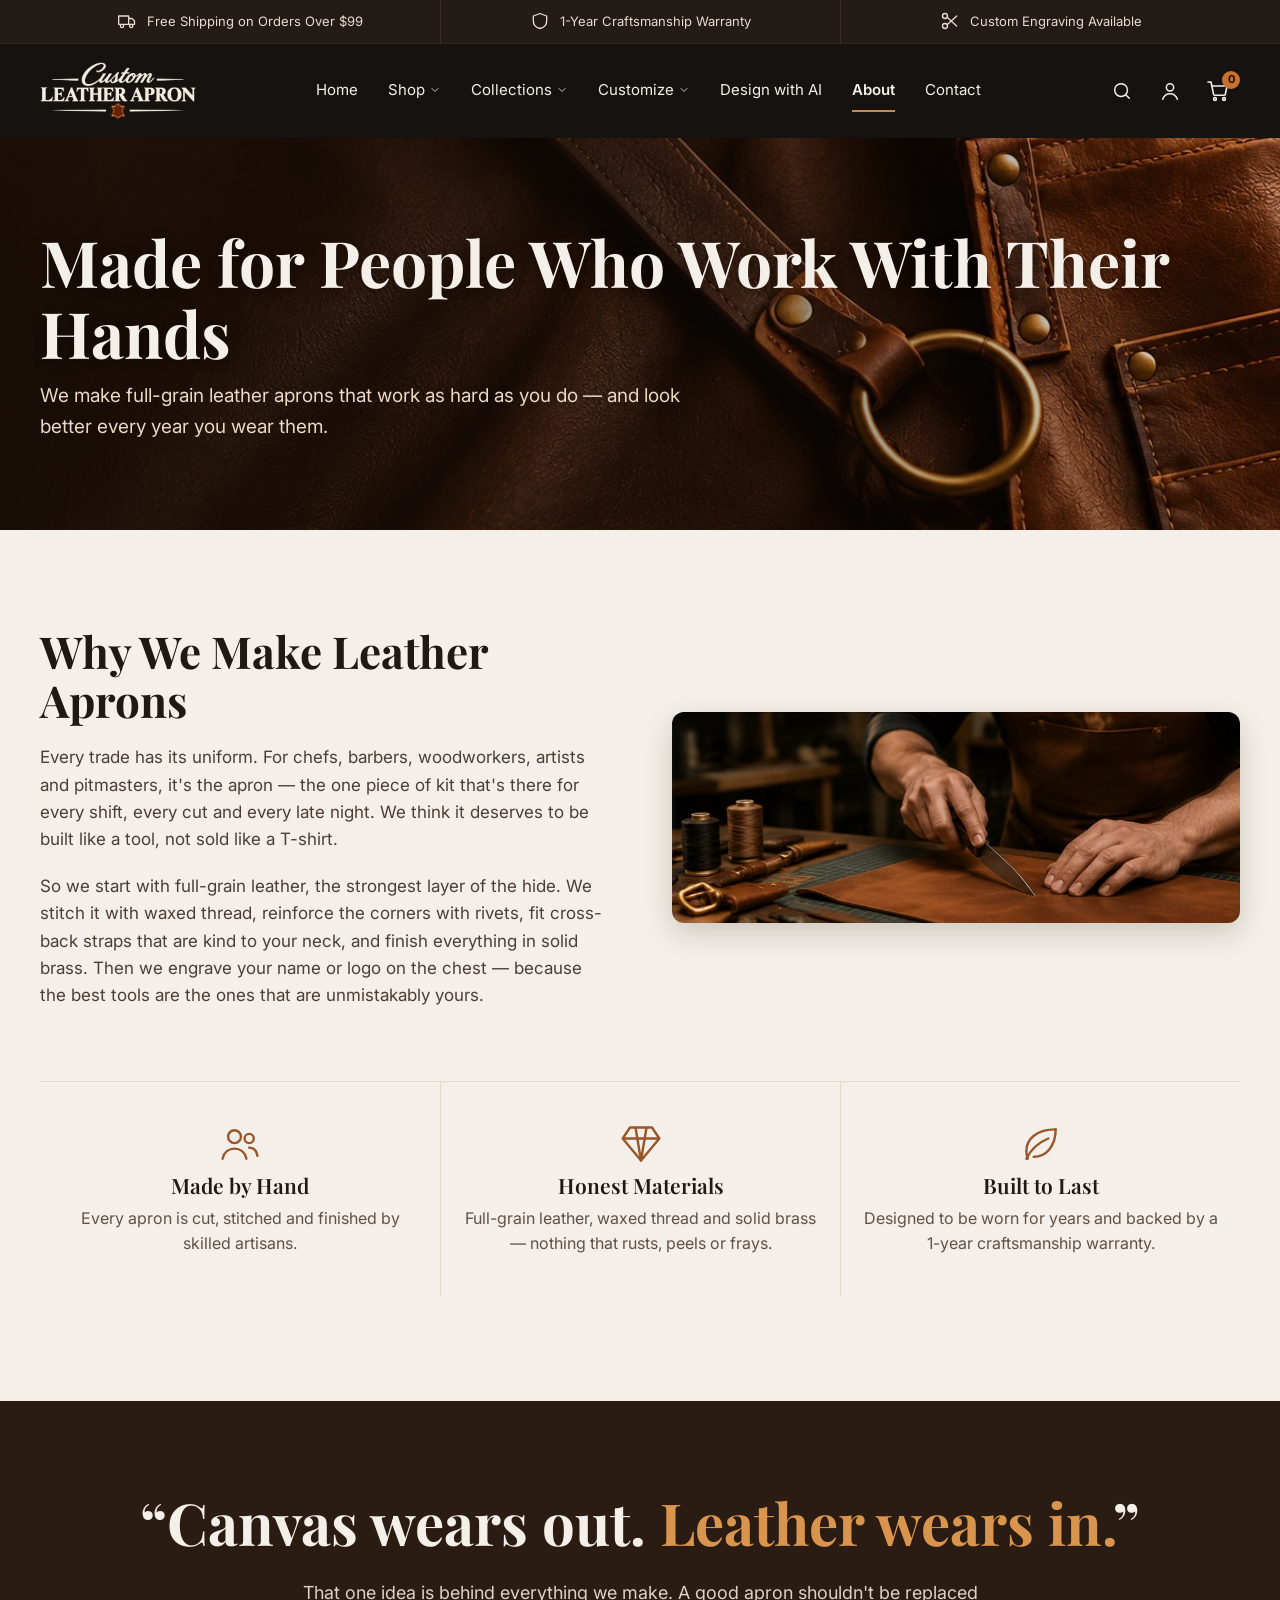
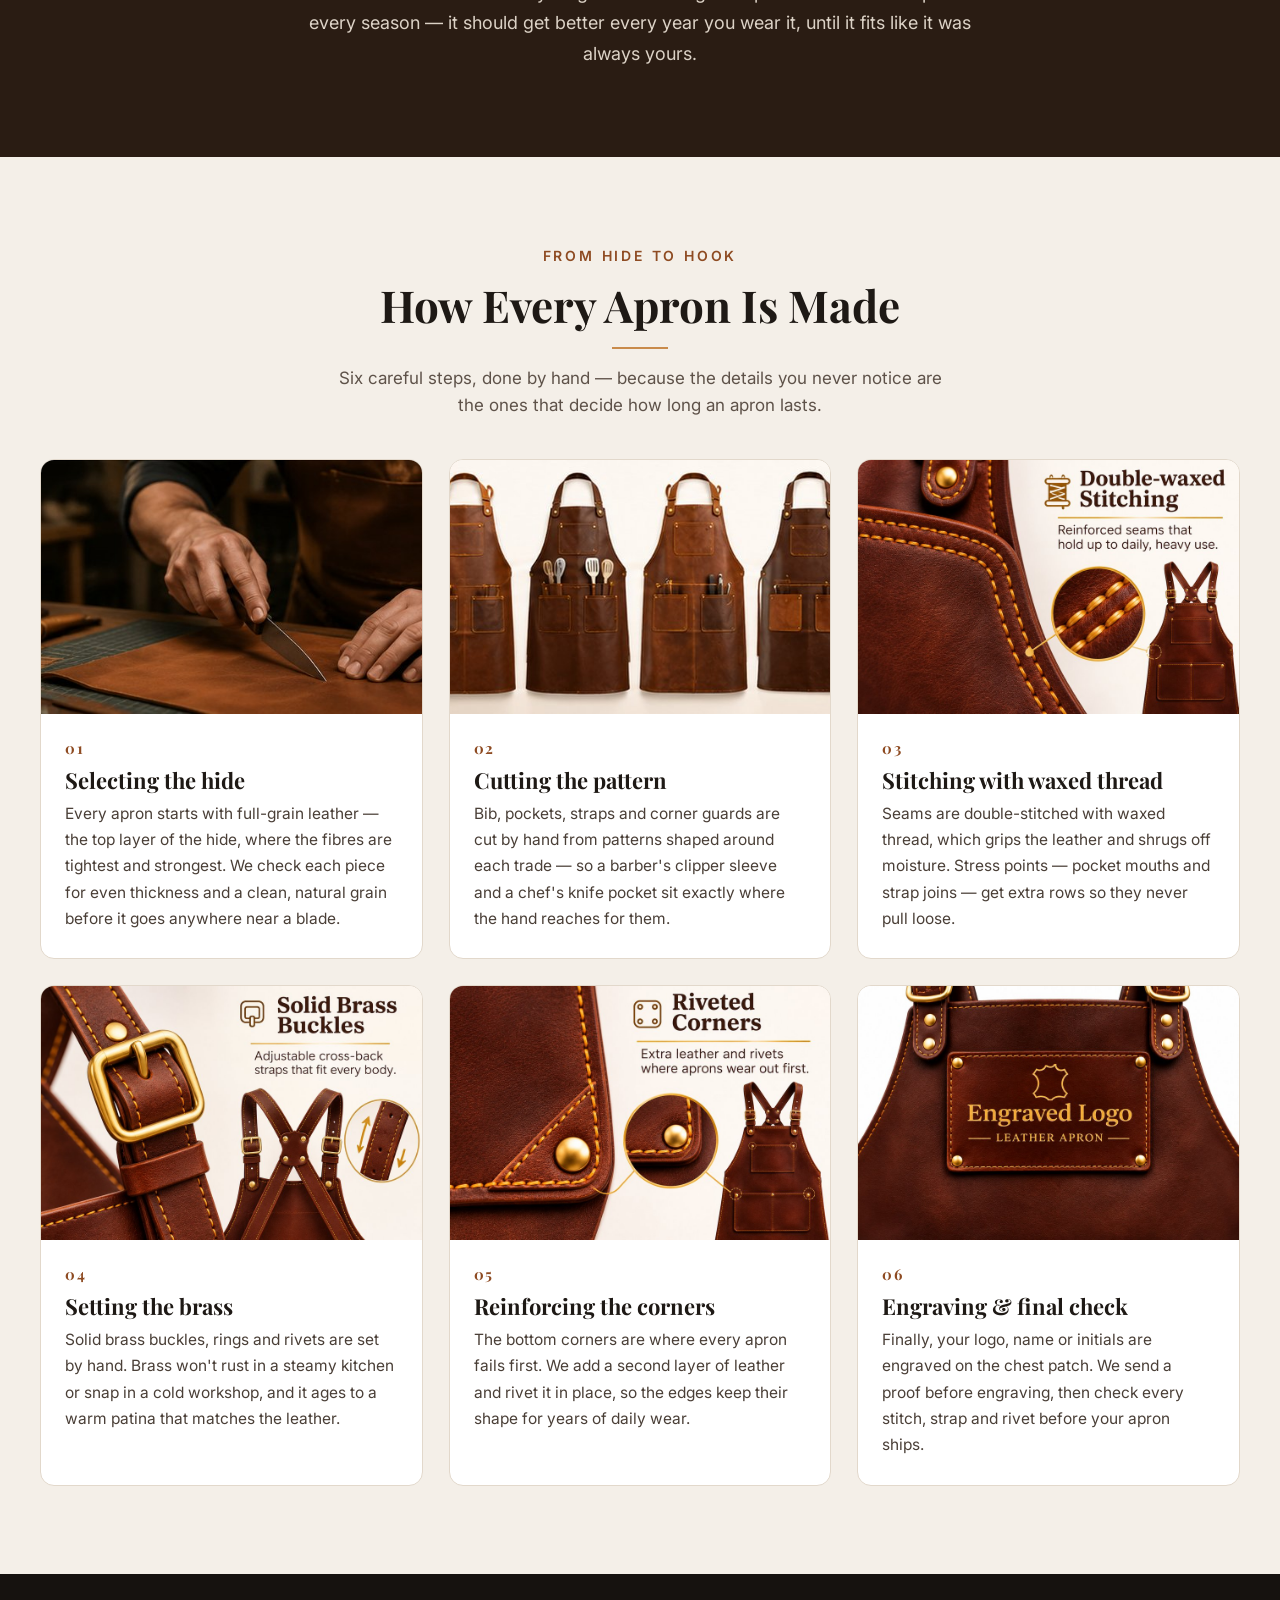
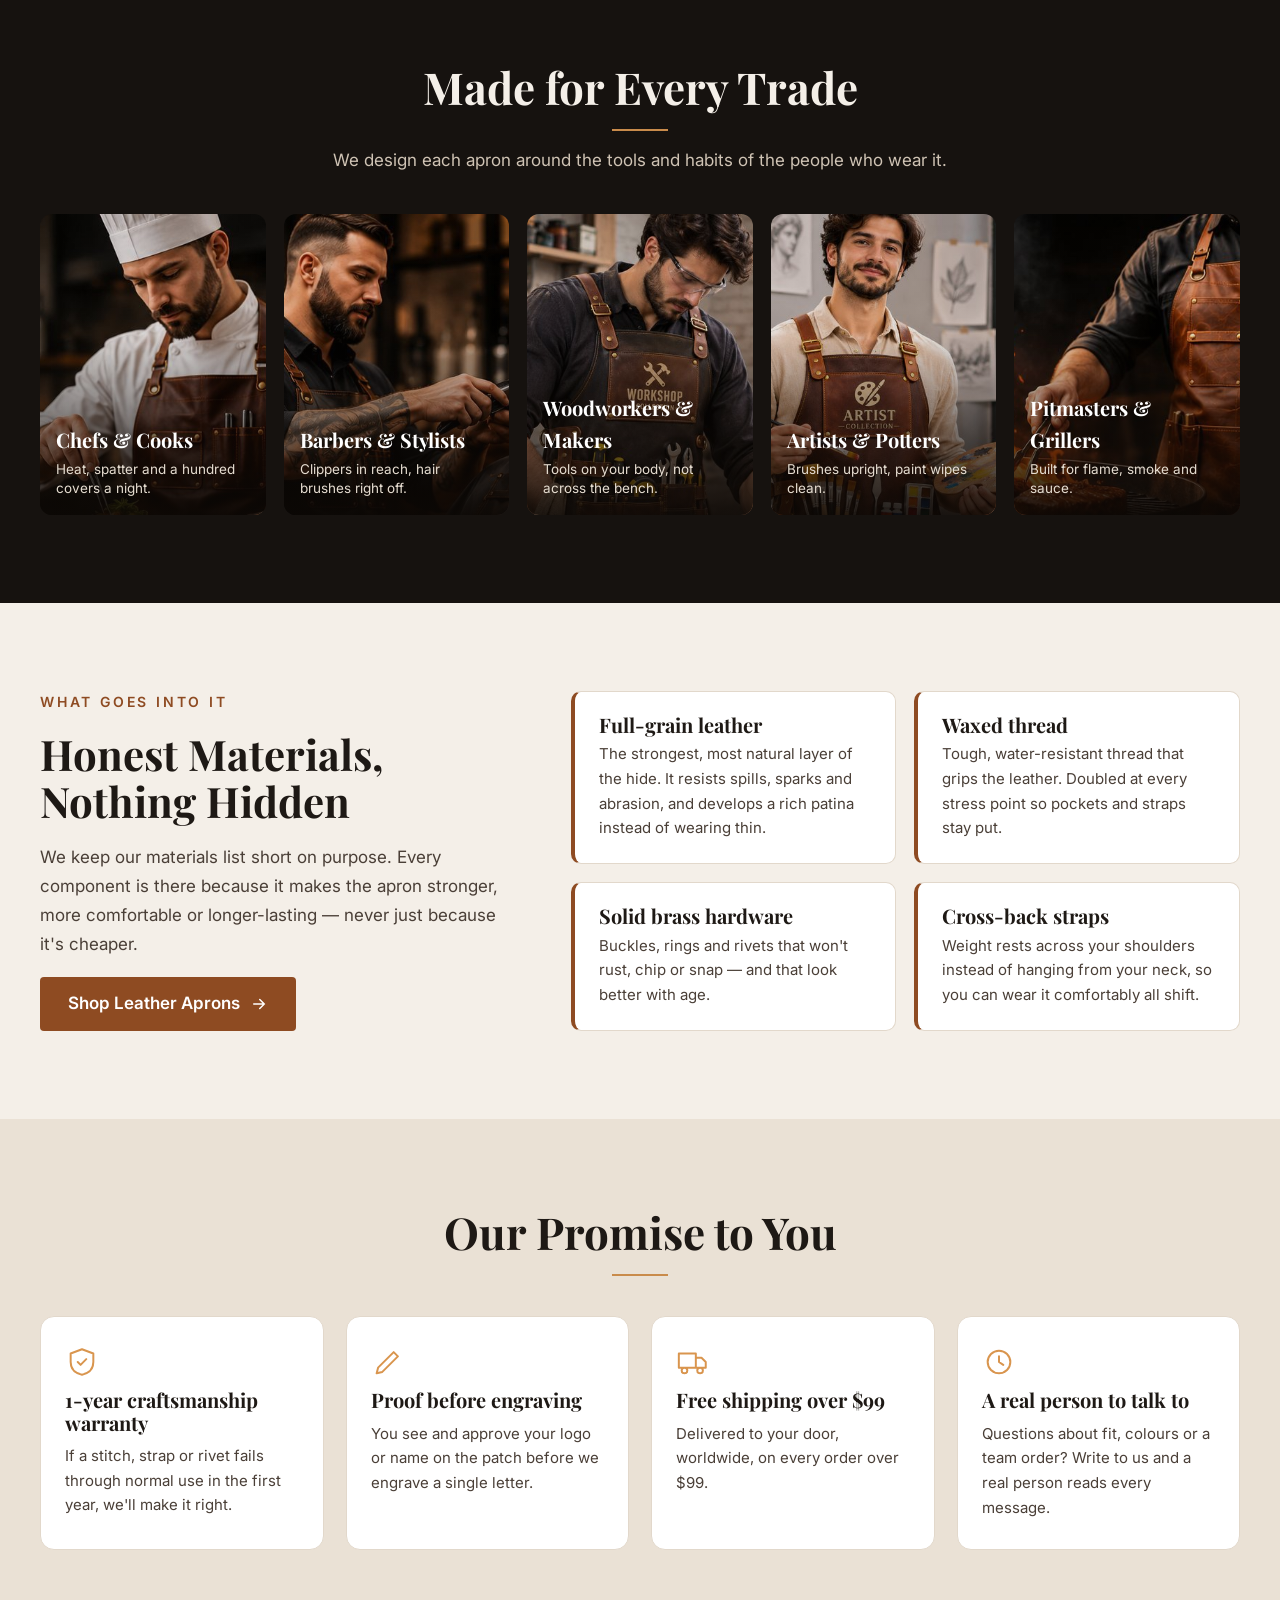
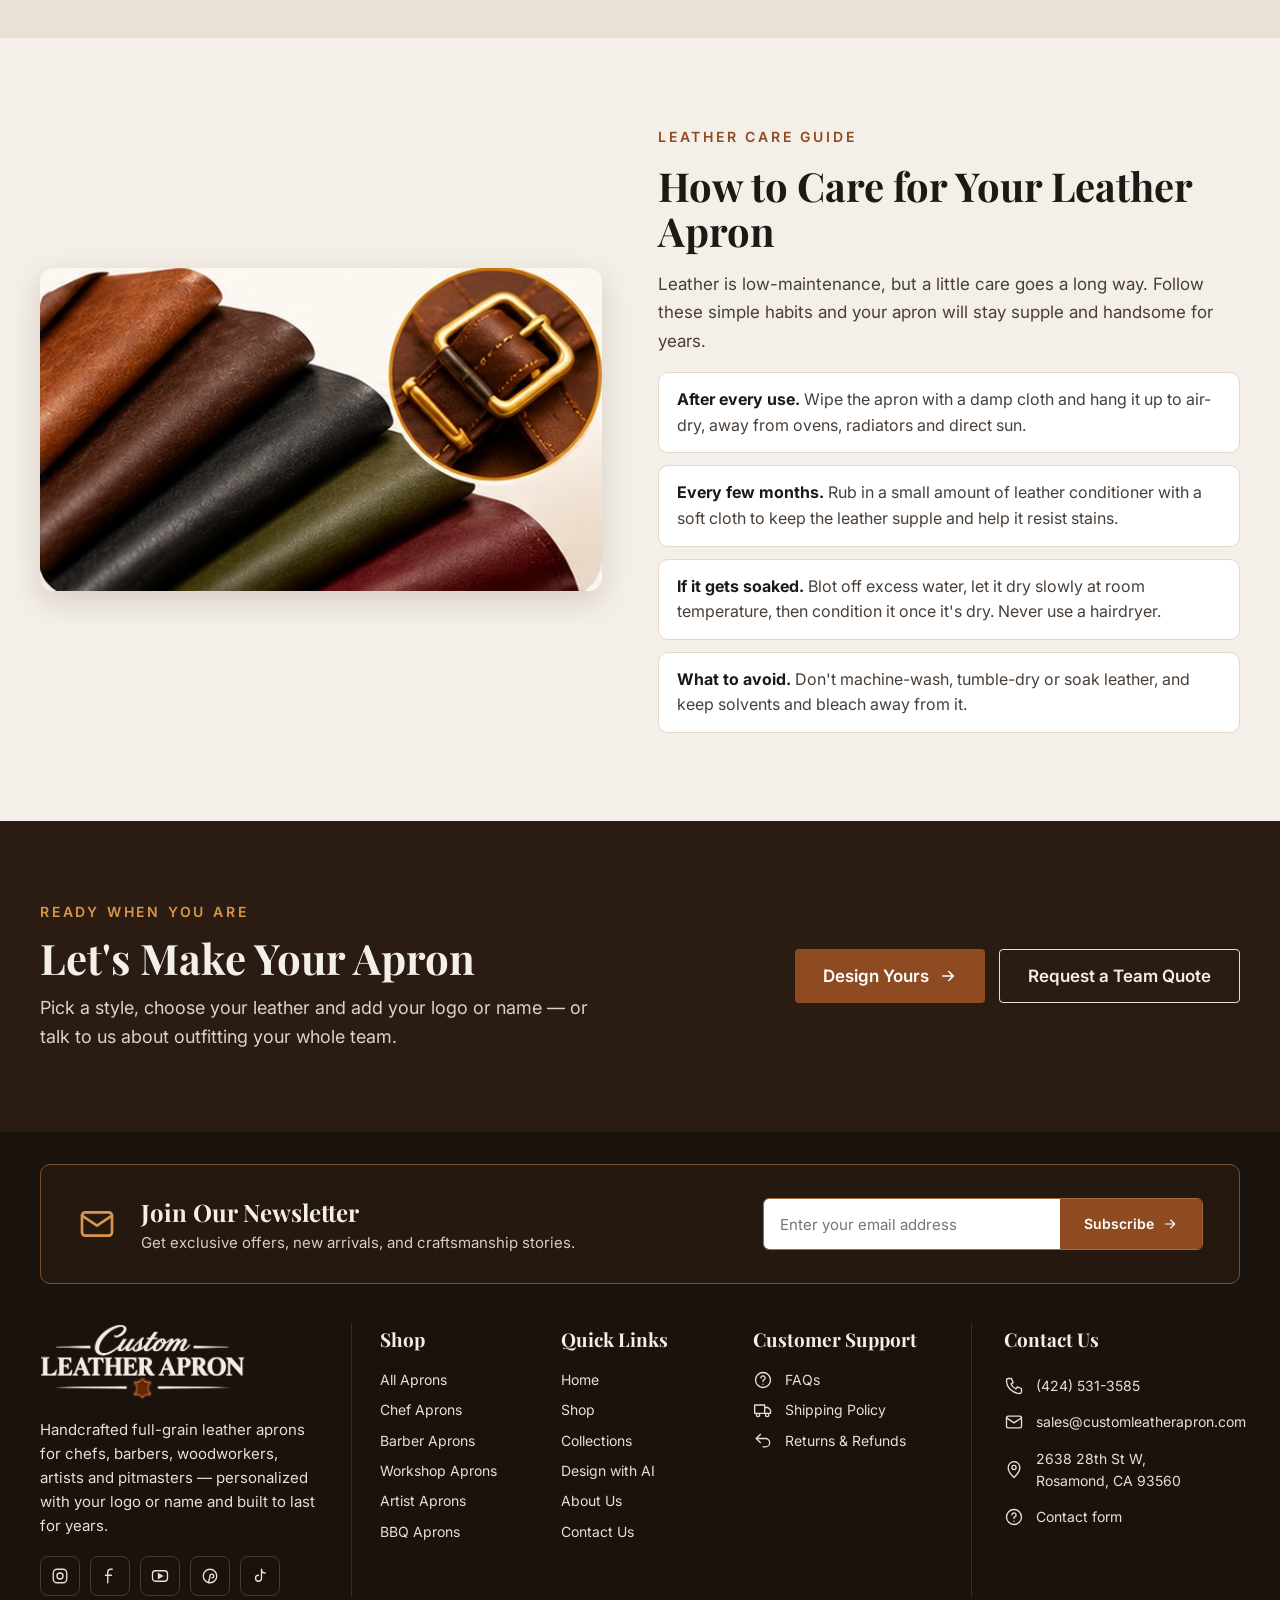
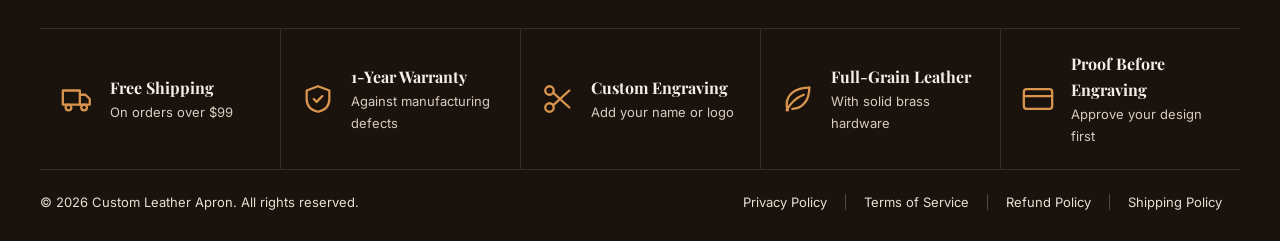
<file: about.html>
<!doctype html>
<html lang="en">
<head>
<meta charset="utf-8">
<meta name="viewport" content="width=device-width, initial-scale=1">
<!-- seo:start -->
<title>About Us — Handcrafted Leather Aprons Made to Last</title>
<meta name="description" content="We make full-grain leather aprons for people who work with their hands — hand-stitched, finished in solid brass and personalized with your logo or name.">
<meta name="robots" content="index, follow">
<link rel="canonical" href="https://dawoodali110.github.io/custom-leather-apron/about.html">
<meta property="og:site_name" content="Custom Leather Apron">
<meta property="og:type" content="website">
<meta property="og:title" content="About Us — Handcrafted Leather Aprons Made to Last">
<meta property="og:description" content="We make full-grain leather aprons for people who work with their hands — hand-stitched, finished in solid brass and personalized with your logo or name.">
<meta property="og:url" content="https://dawoodali110.github.io/custom-leather-apron/about.html">
<meta property="og:image" content="https://dawoodali110.github.io/custom-leather-apron/assets/img/hero-banner.jpg">
<meta property="og:locale" content="en_US">
<meta name="twitter:card" content="summary_large_image">
<meta name="twitter:title" content="About Us — Handcrafted Leather Aprons Made to Last">
<meta name="twitter:description" content="We make full-grain leather aprons for people who work with their hands — hand-stitched, finished in solid brass and personalized with your logo or name.">
<meta name="twitter:image" content="https://dawoodali110.github.io/custom-leather-apron/assets/img/hero-banner.jpg">
<meta name="theme-color" content="#16120F">
<link rel="icon" href="favicon.ico" sizes="any">
<link rel="icon" href="assets/img/favicon-32.png" sizes="32x32" type="image/png">
<link rel="icon" href="assets/img/favicon-16.png" sizes="16x16" type="image/png">
<link rel="apple-touch-icon" href="assets/img/apple-touch-icon.png">
<link rel="manifest" href="site.webmanifest">
<script type="application/ld+json">{"@context": "https://schema.org", "@type": "Organization", "name": "Custom Leather Apron", "url": "https://dawoodali110.github.io/custom-leather-apron/", "logo": "https://dawoodali110.github.io/custom-leather-apron/assets/img/logo-dark.png", "email": "sales@customleatherapron.com", "description": "Handcrafted full-grain leather aprons for chefs, barbers, woodworkers, artists and pitmasters, personalized with your logo or name.", "address": {"@type": "PostalAddress", "streetAddress": "2638 28th St W", "addressLocality": "Rosamond", "addressRegion": "CA", "postalCode": "93560", "addressCountry": "US"}, "telephone": "+14245313585"}</script>
<script type="application/ld+json">{"@context": "https://schema.org", "@type": "BreadcrumbList", "itemListElement": [{"@type": "ListItem", "position": 1, "name": "Home", "item": "https://dawoodali110.github.io/custom-leather-apron/"}, {"@type": "ListItem", "position": 2, "name": "About", "item": "https://dawoodali110.github.io/custom-leather-apron/about.html"}]}</script>
<!-- seo:end -->
<link rel="preconnect" href="https://fonts.googleapis.com">
<link href="https://fonts.googleapis.com/css2?family=Playfair+Display:wght@600;700&family=Inter:wght@400;500;600;700&display=swap" rel="stylesheet">
<link rel="stylesheet" href="assets/styles.css?v=1795780708">
<script src="assets/config.js?v=1795780708" defer></script>
<script src="assets/db.js?v=1795780708" defer></script>
<script src="assets/site.js?v=1795780708" defer></script>
</head>
<body data-page="about">
<div id="site-header"></div>
<main>
  <section class="about-hero">
    <img src="assets/img/about-banner.jpg" alt="" aria-hidden="true" fetchpriority="high">
    <div>
      <div class="wrap" style="padding-top:88px;padding-bottom:88px">
        <h1 style="font-size:clamp(44px,6vw,64px)">Made for People Who Work With Their Hands</h1>
        <p style="margin:12px 0 0;color:#EBD9C6;font-size:19px;max-width:640px">We make full-grain leather aprons that work as hard as you do — and look better every year you wear them.</p>
      </div>
    </div>
  </section>
  <section class="wrap" style="padding-top:96px;padding-bottom:72px;display:flex;flex-wrap:wrap;gap:64px;align-items:center">
    <div style="flex:1 1 480px;min-width:0;display:flex;flex-direction:column;gap:20px">
      <h2 style="font-size:44px">Why We Make Leather Aprons</h2>
      <p style="margin:0;color:#4A3F37;font-size:17px">Every trade has its uniform. For chefs, barbers, woodworkers, artists and pitmasters, it's the apron — the one piece of kit that's there for every shift, every cut and every late night. We think it deserves to be built like a tool, not sold like a T-shirt.</p>
      <p style="margin:0;color:#4A3F37;font-size:17px">So we start with full-grain leather, the strongest layer of the hide. We stitch it with waxed thread, reinforce the corners with rivets, fit cross-back straps that are kind to your neck, and finish everything in solid brass. Then we engrave your name or logo on the chest — because the best tools are the ones that are unmistakably yours.</p>
    </div>
    <div class="about-photo"><img src="assets/img/about-craft.jpg" alt="Leatherworker hand-cutting a piece of full-grain leather with a knife at a workbench, with waxed thread and brass buckles nearby" loading="lazy" width="877" height="326"></div>
  </section>
  <section class="wrap" style="padding-bottom:104px">
    <div style="display:grid;grid-template-columns:repeat(auto-fit,minmax(260px,1fr));border-top:1px solid var(--line)">
      <div class="feature"><svg aria-hidden="true" width="44" height="44" viewBox="0 0 24 24" fill="none" stroke="#9A5528" stroke-width="1.3" stroke-linecap="round"><circle cx="9" cy="8" r="3.5"/><path d="M2.5 20c.8-3.5 3.4-5.5 6.5-5.5s5.7 2 6.5 5.5"/><circle cx="17" cy="9" r="2.5"/><path d="M17 14c2.3 0 4 1.6 4.5 4.5"/></svg><h3>Made by Hand</h3><div>Every apron is cut, stitched and finished by skilled artisans.</div></div>
      <div class="feature"><svg aria-hidden="true" width="44" height="44" viewBox="0 0 24 24" fill="none" stroke="#9A5528" stroke-width="1.3" stroke-linejoin="round"><path d="M6 3h12l4 6-10 12L2 9z"/><path d="M2 9h20M9 3l3 18 3-18"/></svg><h3>Honest Materials</h3><div>Full-grain leather, waxed thread and solid brass — nothing that rusts, peels or frays.</div></div>
      <div class="feature"><svg aria-hidden="true" width="44" height="44" viewBox="0 0 24 24" fill="none" stroke="#9A5528" stroke-width="1.3" stroke-linecap="round" stroke-linejoin="round"><path d="M20 4C10 4 4 9 4 16c0 1.5.3 2.8.8 4"/><path d="M20 4c0 9-5 15-12 15"/><path d="M4 20c3-6 7-9 12-11"/></svg><h3>Built to Last</h3><div>Designed to be worn for years and backed by a 1-year craftsmanship warranty.</div></div>
    </div>
  </section>

  <!-- Manifesto -->
  <section class="manifesto">
    <div class="wrap">
      <p class="quote">“Canvas wears out. <span>Leather wears in.</span>”</p>
      <p class="quote-sub">That one idea is behind everything we make. A good apron shouldn't be replaced every season — it should get better every year you wear it, until it fits like it was always yours.</p>
    </div>
  </section>

  <!-- Process -->
  <section class="section">
    <div class="wrap">
      <div class="section-title"><div class="eyebrow" style="color:#8E4B22;margin-bottom:12px">From hide to hook</div><h2>How Every Apron Is Made</h2><div class="rule"></div><p class="section-lede">Six careful steps, done by hand — because the details you never notice are the ones that decide how long an apron lasts.</p></div>
      <div class="proc-grid"><article class="proc"><img src="assets/img/about-craft.jpg" alt="Leatherworker cutting a piece of full-grain leather by hand" loading="lazy"><div class="proc-body"><span class="proc-num">01</span><h3>Selecting the hide</h3><p>Every apron starts with full-grain leather — the top layer of the hide, where the fibres are tightest and strongest. We check each piece for even thickness and a clean, natural grain before it goes anywhere near a blade.</p></div></article><article class="proc"><img src="assets/img/step-1.jpg" alt="Four leather aprons in different trade styles laid side by side" loading="lazy"><div class="proc-body"><span class="proc-num">02</span><h3>Cutting the pattern</h3><p>Bib, pockets, straps and corner guards are cut by hand from patterns shaped around each trade — so a barber&#x27;s clipper sleeve and a chef&#x27;s knife pocket sit exactly where the hand reaches for them.</p></div></article><article class="proc"><img class="closeup" src="assets/img/detail-stitch.jpg" alt="Close-up of double-waxed stitching on a leather apron seam" loading="lazy"><div class="proc-body"><span class="proc-num">03</span><h3>Stitching with waxed thread</h3><p>Seams are double-stitched with waxed thread, which grips the leather and shrugs off moisture. Stress points — pocket mouths and strap joins — get extra rows so they never pull loose.</p></div></article><article class="proc"><img class="closeup" src="assets/img/detail-buckle.jpg" alt="Solid brass buckle on an adjustable leather cross-back strap" loading="lazy"><div class="proc-body"><span class="proc-num">04</span><h3>Setting the brass</h3><p>Solid brass buckles, rings and rivets are set by hand. Brass won&#x27;t rust in a steamy kitchen or snap in a cold workshop, and it ages to a warm patina that matches the leather.</p></div></article><article class="proc"><img class="closeup" src="assets/img/detail-corner.jpg" alt="Riveted leather corner reinforcement on an apron hem" loading="lazy"><div class="proc-body"><span class="proc-num">05</span><h3>Reinforcing the corners</h3><p>The bottom corners are where every apron fails first. We add a second layer of leather and rivet it in place, so the edges keep their shape for years of daily wear.</p></div></article><article class="proc"><img src="assets/img/detail-patch.jpg" alt="Gold engraved logo on a riveted leather chest patch" loading="lazy"><div class="proc-body"><span class="proc-num">06</span><h3>Engraving & final check</h3><p>Finally, your logo, name or initials are engraved on the chest patch. We send a proof before engraving, then check every stitch, strap and rivet before your apron ships.</p></div></article></div>
    </div>
  </section>

  <!-- Who for -->
  <section class="trades-sec">
    <div class="wrap">
      <div class="section-title"><h2>Made for Every Trade</h2><div class="rule"></div><p class="section-lede" style="color:#CFC3B4">We design each apron around the tools and habits of the people who wear it.</p></div>
      <div class="trade-grid"><a class="trade" href="shop.html?cat=chef"><img src="assets/img/tile-chef.jpg" alt="" loading="lazy"><span><b>Chefs &amp; Cooks</b><small>Heat, spatter and a hundred covers a night.</small></span></a><a class="trade" href="shop.html?cat=barber"><img src="assets/img/tile-barber.jpg" alt="" loading="lazy"><span><b>Barbers &amp; Stylists</b><small>Clippers in reach, hair brushes right off.</small></span></a><a class="trade" href="shop.html?cat=workshop"><img src="assets/img/tile-workshop.jpg" alt="" loading="lazy"><span><b>Woodworkers &amp; Makers</b><small>Tools on your body, not across the bench.</small></span></a><a class="trade" href="shop.html?cat=artist"><img src="assets/img/tile-artist.jpg" alt="" loading="lazy"><span><b>Artists &amp; Potters</b><small>Brushes upright, paint wipes clean.</small></span></a><a class="trade" href="shop.html?cat=bbq"><img src="assets/img/tile-bbq.jpg" alt="" loading="lazy"><span><b>Pitmasters &amp; Grillers</b><small>Built for flame, smoke and sauce.</small></span></a></div>
    </div>
  </section>

  <!-- Materials -->
  <section class="section">
    <div class="wrap mat-wrap">
      <div class="mat-intro">
        <div class="eyebrow" style="color:#8E4B22">What goes into it</div>
        <h2>Honest Materials, Nothing Hidden</h2>
        <p>We keep our materials list short on purpose. Every component is there because it makes the apron stronger, more comfortable or longer-lasting — never just because it's cheaper.</p>
        <a class="btn btn-primary" href="shop.html">Shop Leather Aprons <svg aria-hidden="true" width="18" height="18" viewBox="0 0 24 24" fill="none" stroke="currentColor" stroke-width="2" stroke-linecap="round"><path d="M5 12h14M13 6l6 6-6 6"/></svg></a>
      </div>
      <div class="mat-grid"><div class="mat"><h3>Full-grain leather</h3><p>The strongest, most natural layer of the hide. It resists spills, sparks and abrasion, and develops a rich patina instead of wearing thin.</p></div><div class="mat"><h3>Waxed thread</h3><p>Tough, water-resistant thread that grips the leather. Doubled at every stress point so pockets and straps stay put.</p></div><div class="mat"><h3>Solid brass hardware</h3><p>Buckles, rings and rivets that won&#x27;t rust, chip or snap — and that look better with age.</p></div><div class="mat"><h3>Cross-back straps</h3><p>Weight rests across your shoulders instead of hanging from your neck, so you can wear it comfortably all shift.</p></div></div>
    </div>
  </section>

  <!-- Promise -->
  <section class="promise-sec">
    <div class="wrap">
      <div class="section-title"><h2>Our Promise to You</h2><div class="rule"></div></div>
      <div class="promise-grid"><div class="promise"><svg aria-hidden="true" width="34" height="34" viewBox="0 0 24 24" fill="none" stroke="#D9954E" stroke-width="1.4" stroke-linecap="round" stroke-linejoin="round"><path d="M12 3l8 3v6c0 5-3.5 8-8 9-4.5-1-8-4-8-9V6z M9 12l2 2 4-4"/></svg><h3>1-year craftsmanship warranty</h3><p>If a stitch, strap or rivet fails through normal use in the first year, we&#x27;ll make it right.</p></div><div class="promise"><svg aria-hidden="true" width="34" height="34" viewBox="0 0 24 24" fill="none" stroke="#D9954E" stroke-width="1.4" stroke-linecap="round" stroke-linejoin="round"><path d="M4 20l4-1 11-11-3-3L5 16z"/></svg><h3>Proof before engraving</h3><p>You see and approve your logo or name on the patch before we engrave a single letter.</p></div><div class="promise"><svg aria-hidden="true" width="34" height="34" viewBox="0 0 24 24" fill="none" stroke="#D9954E" stroke-width="1.4" stroke-linecap="round" stroke-linejoin="round"><path d="M2 6h12v10H2z M14 9h4l3 3v4h-7 M8 18a2 2 0 1 1-4 0 2 2 0 0 1 4 0z M19 18a2 2 0 1 1-4 0 2 2 0 0 1 4 0z"/></svg><h3>Free shipping over $99</h3><p>Delivered to your door, worldwide, on every order over $99.</p></div><div class="promise"><svg aria-hidden="true" width="34" height="34" viewBox="0 0 24 24" fill="none" stroke="#D9954E" stroke-width="1.4" stroke-linecap="round" stroke-linejoin="round"><path d="M4 12a8 8 0 1 0 16 0 8 8 0 1 0-16 0 M12 8v4l3 2"/></svg><h3>A real person to talk to</h3><p>Questions about fit, colours or a team order? Write to us and a real person reads every message.</p></div></div>
    </div>
  </section>

  <!-- Care -->
  <section class="section">
    <div class="wrap care-wrap">
      <img src="assets/img/step-2.jpg" alt="Swatches of full-grain leather in brown, black, olive and burgundy with a brass buckle" loading="lazy">
      <div>
        <div class="eyebrow" style="color:#8E4B22">Leather care guide</div>
        <h2>How to Care for Your Leather Apron</h2>
        <p>Leather is low-maintenance, but a little care goes a long way. Follow these simple habits and your apron will stay supple and handsome for years.</p>
        <ul class="care-list"><li><b>After every use.</b> Wipe the apron with a damp cloth and hang it up to air-dry, away from ovens, radiators and direct sun.</li><li><b>Every few months.</b> Rub in a small amount of leather conditioner with a soft cloth to keep the leather supple and help it resist stains.</li><li><b>If it gets soaked.</b> Blot off excess water, let it dry slowly at room temperature, then condition it once it&#x27;s dry. Never use a hairdryer.</li><li><b>What to avoid.</b> Don&#x27;t machine-wash, tumble-dry or soak leather, and keep solvents and bleach away from it.</li></ul>
      </div>
    </div>
  </section>

  <!-- CTA -->
  <section class="cta">
    <div class="wrap">
      <div style="flex:1 1 560px;min-width:0">
        <div class="eyebrow">Ready when you are</div>
        <h2>Let's Make Your Apron</h2>
        <p>Pick a style, choose your leather and add your logo or name — or talk to us about outfitting your whole team.</p>
      </div>
      <div style="display:flex;flex-wrap:wrap;gap:14px">
        <a class="btn btn-primary" href="design-ai.html">Design Yours <svg aria-hidden="true" width="18" height="18" viewBox="0 0 24 24" fill="none" stroke="currentColor" stroke-width="2" stroke-linecap="round"><path d="M5 12h14M13 6l6 6-6 6"/></svg></a>
        <a class="btn btn-outline" href="contact.html">Request a Team Quote</a>
      </div>
    </div>
  </section>
</main>
<div id="site-footer"></div>
</body>
</html>
</file>
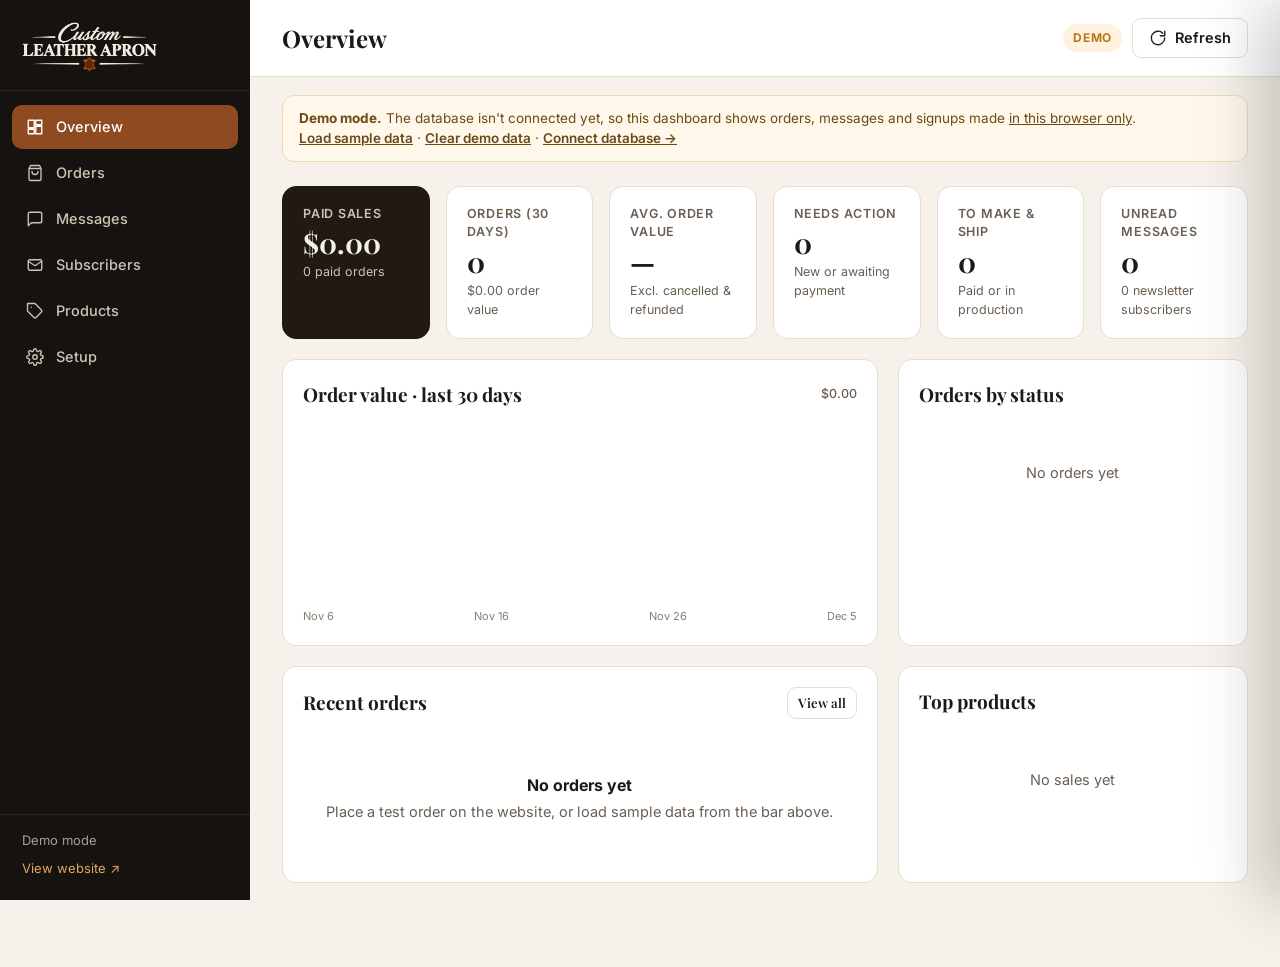
<file: admin.html>
<!doctype html>
<html lang="en">
<head>
<meta charset="utf-8">
<meta name="viewport" content="width=device-width, initial-scale=1">
<title>Admin Dashboard | Custom Leather Apron</title>
<meta name="robots" content="noindex, nofollow">
<link rel="icon" href="favicon.ico" sizes="any">
<link rel="icon" href="assets/img/favicon-32.png" sizes="32x32" type="image/png">
<link rel="preconnect" href="https://fonts.googleapis.com">
<link href="https://fonts.googleapis.com/css2?family=Playfair+Display:wght@600;700&family=Inter:wght@400;500;600;700&display=swap" rel="stylesheet">
<link rel="stylesheet" href="assets/admin.css?v=1795780708">
<script src="assets/config.js?v=1795780708" defer></script>
<script src="assets/db.js?v=1795780708" defer></script>
<script src="assets/site.js?v=1795780708" defer></script>
<script src="assets/admin.js?v=1795780708" defer></script>
</head>
<body data-page="admin">

<!-- Login -->
<section id="login" class="login hidden">
  <form id="login-form" class="login-card">
    <img src="assets/img/logo-dark.webp" alt="Custom Leather Apron" class="login-logo">
    <h1>Admin sign in</h1>
    <p>Orders, messages and customers for your store.</p>
    <label>Email<input id="lg-email" type="email" autocomplete="username" required></label>
    <label>Password<input id="lg-pass" type="password" autocomplete="current-password" required></label>
    <p id="lg-err" class="err hidden" role="alert"></p>
    <button type="submit" class="btn primary wide">Sign in</button>
    <a href="index.html" class="muted-link">← Back to website</a>
  </form>
</section>

<!-- App -->
<div id="app" class="app hidden">
  <aside class="side" id="side">
    <a href="admin.html" class="side-logo"><img src="assets/img/logo-light.webp" alt="Custom Leather Apron"></a>
    <nav class="side-nav" aria-label="Dashboard">
      <button type="button" data-view="overview" class="on"><svg viewBox="0 0 24 24"><path d="M3 13h8V3H3zM13 21h8V11h-8zM3 21h8v-6H3zM13 3v6h8V3z"/></svg>Overview</button>
      <button type="button" data-view="orders"><svg viewBox="0 0 24 24"><path d="M6 2l-2 4v14a2 2 0 0 0 2 2h12a2 2 0 0 0 2-2V6l-2-4zM4 6h16M16 10a4 4 0 0 1-8 0"/></svg>Orders<span class="pill" id="nb-orders"></span></button>
      <button type="button" data-view="messages"><svg viewBox="0 0 24 24"><path d="M21 15a2 2 0 0 1-2 2H7l-4 4V5a2 2 0 0 1 2-2h14a2 2 0 0 1 2 2z"/></svg>Messages<span class="pill" id="nb-messages"></span></button>
      <button type="button" data-view="subscribers"><svg viewBox="0 0 24 24"><rect x="3" y="5" width="18" height="14" rx="2"/><path d="M3 7l9 6 9-6"/></svg>Subscribers</button>
      <button type="button" data-view="products"><svg viewBox="0 0 24 24"><path d="M20.6 13.4l-7.2 7.2a2 2 0 0 1-2.8 0L2 12V2h10l8.6 8.6a2 2 0 0 1 0 2.8zM7 7h.01"/></svg>Products</button>
      <button type="button" data-view="setup"><svg viewBox="0 0 24 24"><circle cx="12" cy="12" r="3"/><path d="M19.4 15a1.7 1.7 0 0 0 .3 1.8l.1.1a2 2 0 1 1-2.8 2.8l-.1-.1a1.7 1.7 0 0 0-1.8-.3 1.7 1.7 0 0 0-1 1.5V21a2 2 0 1 1-4 0v-.1a1.7 1.7 0 0 0-1.1-1.5 1.7 1.7 0 0 0-1.8.3l-.1.1a2 2 0 1 1-2.8-2.8l.1-.1a1.7 1.7 0 0 0 .3-1.8 1.7 1.7 0 0 0-1.5-1H3a2 2 0 1 1 0-4h.1a1.7 1.7 0 0 0 1.5-1.1 1.7 1.7 0 0 0-.3-1.8l-.1-.1a2 2 0 1 1 2.8-2.8l.1.1a1.7 1.7 0 0 0 1.8.3H9a1.7 1.7 0 0 0 1-1.5V3a2 2 0 1 1 4 0v.1a1.7 1.7 0 0 0 1 1.5 1.7 1.7 0 0 0 1.8-.3l.1-.1a2 2 0 1 1 2.8 2.8l-.1.1a1.7 1.7 0 0 0-.3 1.8V9a1.7 1.7 0 0 0 1.5 1H21a2 2 0 1 1 0 4h-.1a1.7 1.7 0 0 0-1.5 1z"/></svg>Setup</button>
    </nav>
    <div class="side-foot">
      <span id="who" class="who"></span>
      <a href="index.html" target="_blank" rel="noopener">View website ↗</a>
      <button type="button" id="logout" class="linkish">Sign out</button>
    </div>
  </aside>

  <main class="main">
    <header class="topbar">
      <button type="button" class="menu-btn" id="menu-btn" aria-label="Open menu"><svg viewBox="0 0 24 24"><path d="M4 7h16M4 12h16M4 17h16"/></svg></button>
      <h1 id="view-title">Overview</h1>
      <div class="top-actions">
        <span id="mode" class="mode"></span>
        <button type="button" id="refresh" class="btn ghost"><svg viewBox="0 0 24 24"><path d="M21 12a9 9 0 1 1-2.6-6.4M21 3v6h-6"/></svg>Refresh</button>
      </div>
    </header>
    <div id="demo-bar" class="demo-bar hidden">
      <b>Demo mode.</b> The database isn't connected yet, so this dashboard shows orders, messages and signups made <u>in this browser only</u>.
      <button type="button" id="seed" class="linkish">Load sample data</button> · <button type="button" id="clear-demo" class="linkish">Clear demo data</button> · <button type="button" data-goto="setup" class="linkish">Connect database →</button>
    </div>
    <div id="view" class="view" aria-live="polite"></div>
  </main>
</div>

<!-- Drawer -->
<div id="drawer-bg" class="drawer-bg hidden"></div>
<aside id="drawer" class="drawer" aria-hidden="true" role="dialog" aria-modal="true" aria-labelledby="dr-title">
  <header><h2 id="dr-title"></h2><button type="button" id="dr-close" aria-label="Close">×</button></header>
  <div id="dr-body" class="dr-body"></div>
</aside>
<div id="toast" class="toast" role="status"></div>
</body>
</html>
</file>
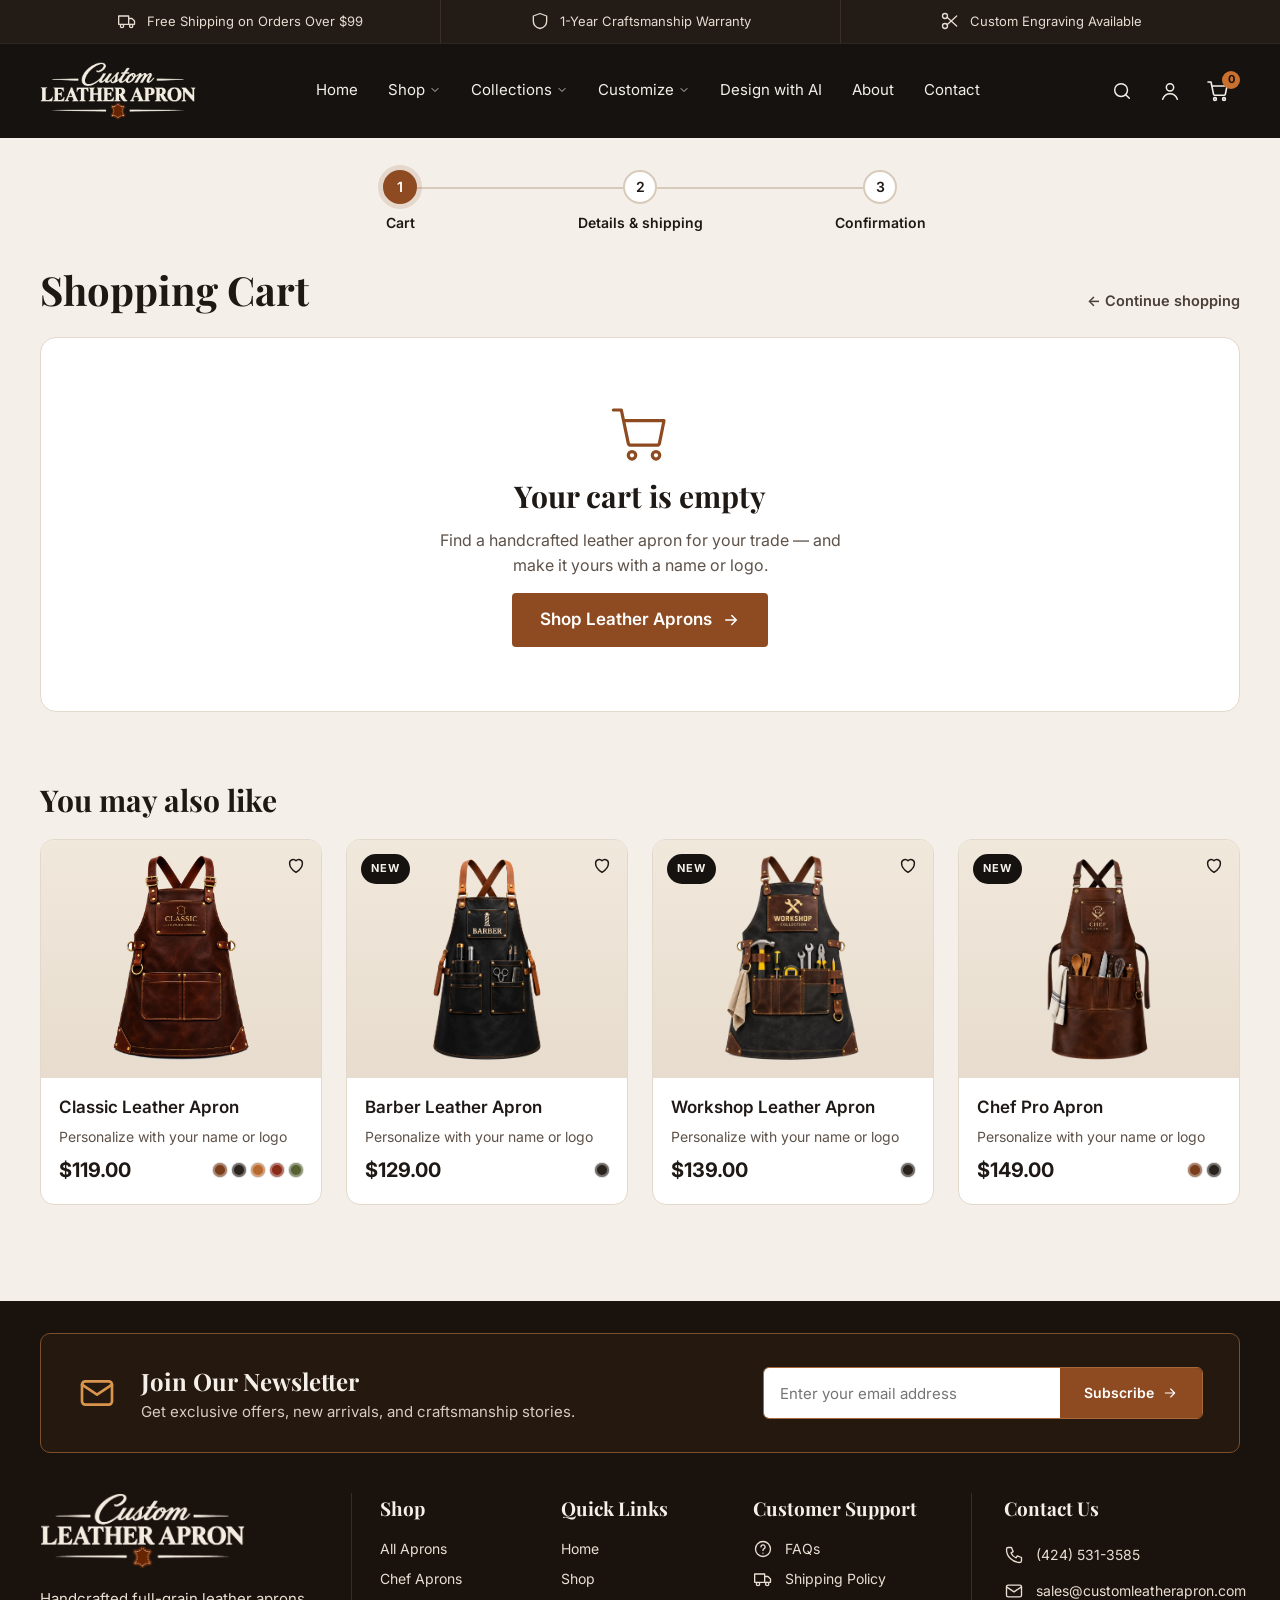
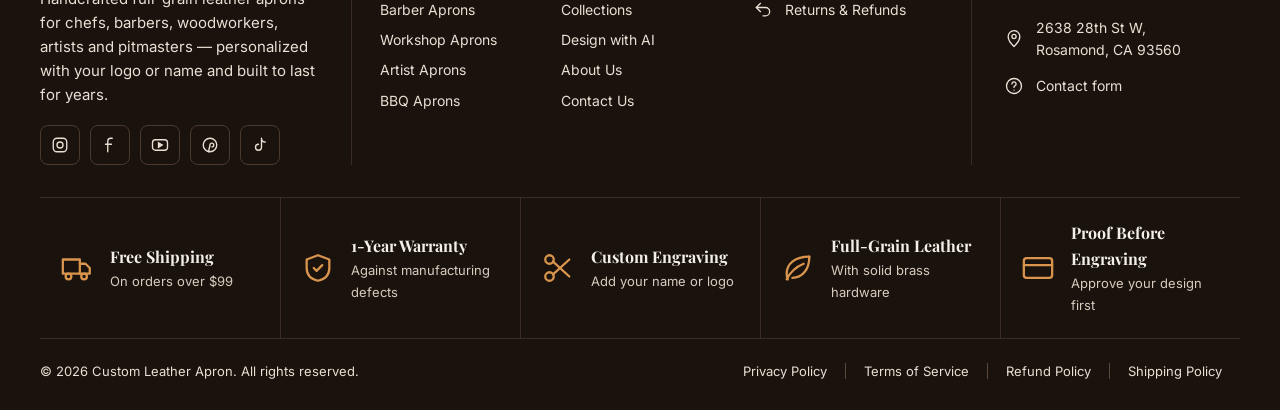
<file: cart.html>
<!doctype html>
<html lang="en">
<head>
<meta charset="utf-8">
<meta name="viewport" content="width=device-width, initial-scale=1">
<!-- seo:start -->
<title>Your Cart | Custom Leather Apron</title>
<meta name="description" content="Review the leather aprons in your cart before checkout.">
<meta name="robots" content="noindex, follow">
<link rel="canonical" href="https://dawoodali110.github.io/custom-leather-apron/cart.html">
<meta property="og:site_name" content="Custom Leather Apron">
<meta property="og:type" content="website">
<meta property="og:title" content="Your Cart | Custom Leather Apron">
<meta property="og:description" content="Review the leather aprons in your cart before checkout.">
<meta property="og:url" content="https://dawoodali110.github.io/custom-leather-apron/cart.html">
<meta property="og:image" content="https://dawoodali110.github.io/custom-leather-apron/assets/img/hero-banner.jpg">
<meta property="og:locale" content="en_US">
<meta name="twitter:card" content="summary_large_image">
<meta name="twitter:title" content="Your Cart | Custom Leather Apron">
<meta name="twitter:description" content="Review the leather aprons in your cart before checkout.">
<meta name="twitter:image" content="https://dawoodali110.github.io/custom-leather-apron/assets/img/hero-banner.jpg">
<meta name="theme-color" content="#16120F">
<link rel="icon" href="favicon.ico" sizes="any">
<link rel="icon" href="assets/img/favicon-32.png" sizes="32x32" type="image/png">
<link rel="icon" href="assets/img/favicon-16.png" sizes="16x16" type="image/png">
<link rel="apple-touch-icon" href="assets/img/apple-touch-icon.png">
<link rel="manifest" href="site.webmanifest">
<!-- seo:end -->
<link rel="preconnect" href="https://fonts.googleapis.com">
<link href="https://fonts.googleapis.com/css2?family=Playfair+Display:wght@600;700&family=Inter:wght@400;500;600;700&display=swap" rel="stylesheet">
<link rel="stylesheet" href="assets/styles.css?v=1795780708">
<script src="assets/config.js?v=1795780708" defer></script>
<script src="assets/db.js?v=1795780708" defer></script>
<script src="assets/site.js?v=1795780708" defer></script>
</head>
<body data-page="cart">
<div id="site-header"></div>
<main class="wrap cart-page">
  <ol class="co-steps" aria-label="Checkout progress"><li class="current" aria-current="step"><span class="n">1</span>Cart</li><li class=""><span class="n">2</span>Details & shipping</li><li class=""><span class="n">3</span>Confirmation</li></ol>
  <div class="cart-head">
    <h1>Shopping Cart <span id="c-count-wrap">(<span id="c-count">0 items</span>)</span></h1>
    <a href="shop.html" class="back-link">← Continue shopping</a>
  </div>

  <div id="c-empty" class="cart-empty hidden">
    <svg aria-hidden="true" width="64" height="64" viewBox="0 0 24 24" fill="none" stroke="#8E4B22" stroke-width="1.2" stroke-linecap="round" stroke-linejoin="round"><circle cx="9" cy="20" r="1.4"/><circle cx="18" cy="20" r="1.4"/><path d="M2 3h3l2.6 12.4a1 1 0 0 0 1 .8h9.7a1 1 0 0 0 1-.8L21 7H6"/></svg>
    <h2>Your cart is empty</h2>
    <p>Find a handcrafted leather apron for your trade — and make it yours with a name or logo.</p>
    <a class="btn btn-primary" href="shop.html">Shop Leather Aprons <svg aria-hidden="true" width="18" height="18" viewBox="0 0 24 24" fill="none" stroke="currentColor" stroke-width="2" stroke-linecap="round"><path d="M5 12h14M13 6l6 6-6 6"/></svg></a>
  </div>

  <div id="c-main" class="cart-layout">
    <section class="cart-panel">
      <div id="c-progress" class="ship-progress"></div>
      <div class="cart-table-head" aria-hidden="true"><span>Product</span><span>Price</span><span>Quantity</span><span>Total</span></div>
      <div id="c-items" aria-live="polite"></div>
      <div class="cart-panel-foot">
        <a href="design-ai.html" class="back-link">✎ Design a custom apron</a>
        <button type="button" id="c-clear" class="link-btn">Clear cart</button>
      </div>
    </section>

    <aside class="summary-card" aria-label="Order summary">
      <h2>Order summary</h2>
      <div class="s-row"><span>Subtotal</span><b id="c-sub">$0.00</b></div>
      <div class="s-row"><span>Engraving</span><b id="c-eng">—</b></div>
      <div class="s-row"><span>Shipping</span><b id="c-ship">Free</b></div>
      <div class="s-row muted"><span>Taxes &amp; duties</span><span>Confirmed before payment</span></div>
      <div class="s-row s-total"><span>Total</span><b id="c-total">$0.00</b></div>
      <a href="checkout.html" id="c-checkout" class="btn btn-primary s-btn"><svg aria-hidden="true" width="18" height="18" viewBox="0 0 24 24" fill="none" stroke="currentColor" stroke-width="2" stroke-linecap="round" stroke-linejoin="round"><rect x="5" y="11" width="14" height="10" rx="2"/><path d="M8 11V7a4 4 0 0 1 8 0v4"/></svg> Continue to Checkout</a>
      <ul class="trust-mini">
  <li><svg aria-hidden="true" width="22" height="22" viewBox="0 0 24 24" fill="none" stroke="currentColor" stroke-width="1.6" stroke-linecap="round" stroke-linejoin="round"><rect x="5" y="11" width="14" height="10" rx="2"/><path d="M8 11V7a4 4 0 0 1 8 0v4"/></svg><span><b>Secure ordering</b>HTTPS-encrypted site</span></li>
  <li><svg aria-hidden="true" width="22" height="22" viewBox="0 0 24 24" fill="none" stroke="currentColor" stroke-width="1.6" stroke-linecap="round" stroke-linejoin="round"><path d="M9 14L4 9l5-5"/><path d="M4 9h11a5 5 0 0 1 0 10h-3"/></svg><span><b>30-day returns</b>On non-personalized aprons</span></li>
  <li><svg aria-hidden="true" width="22" height="22" viewBox="0 0 24 24" fill="none" stroke="currentColor" stroke-width="1.6" stroke-linejoin="round"><path d="M12 3l8 3v6c0 5-3.5 8-8 9-4.5-1-8-4-8-9V6z"/><path d="M9 12l2 2 4-4" stroke-linecap="round"/></svg><span><b>1-year warranty</b>On every stitch &amp; rivet</span></li>
</ul>
    </aside>
  </div>

  <section id="c-recs" class="cart-recs hidden">
    <h2>You may also like</h2>
    <div class="grid" id="c-recs-grid"></div>
  </section>
</main>
<div id="site-footer"></div>
</body>
</html>
</file>
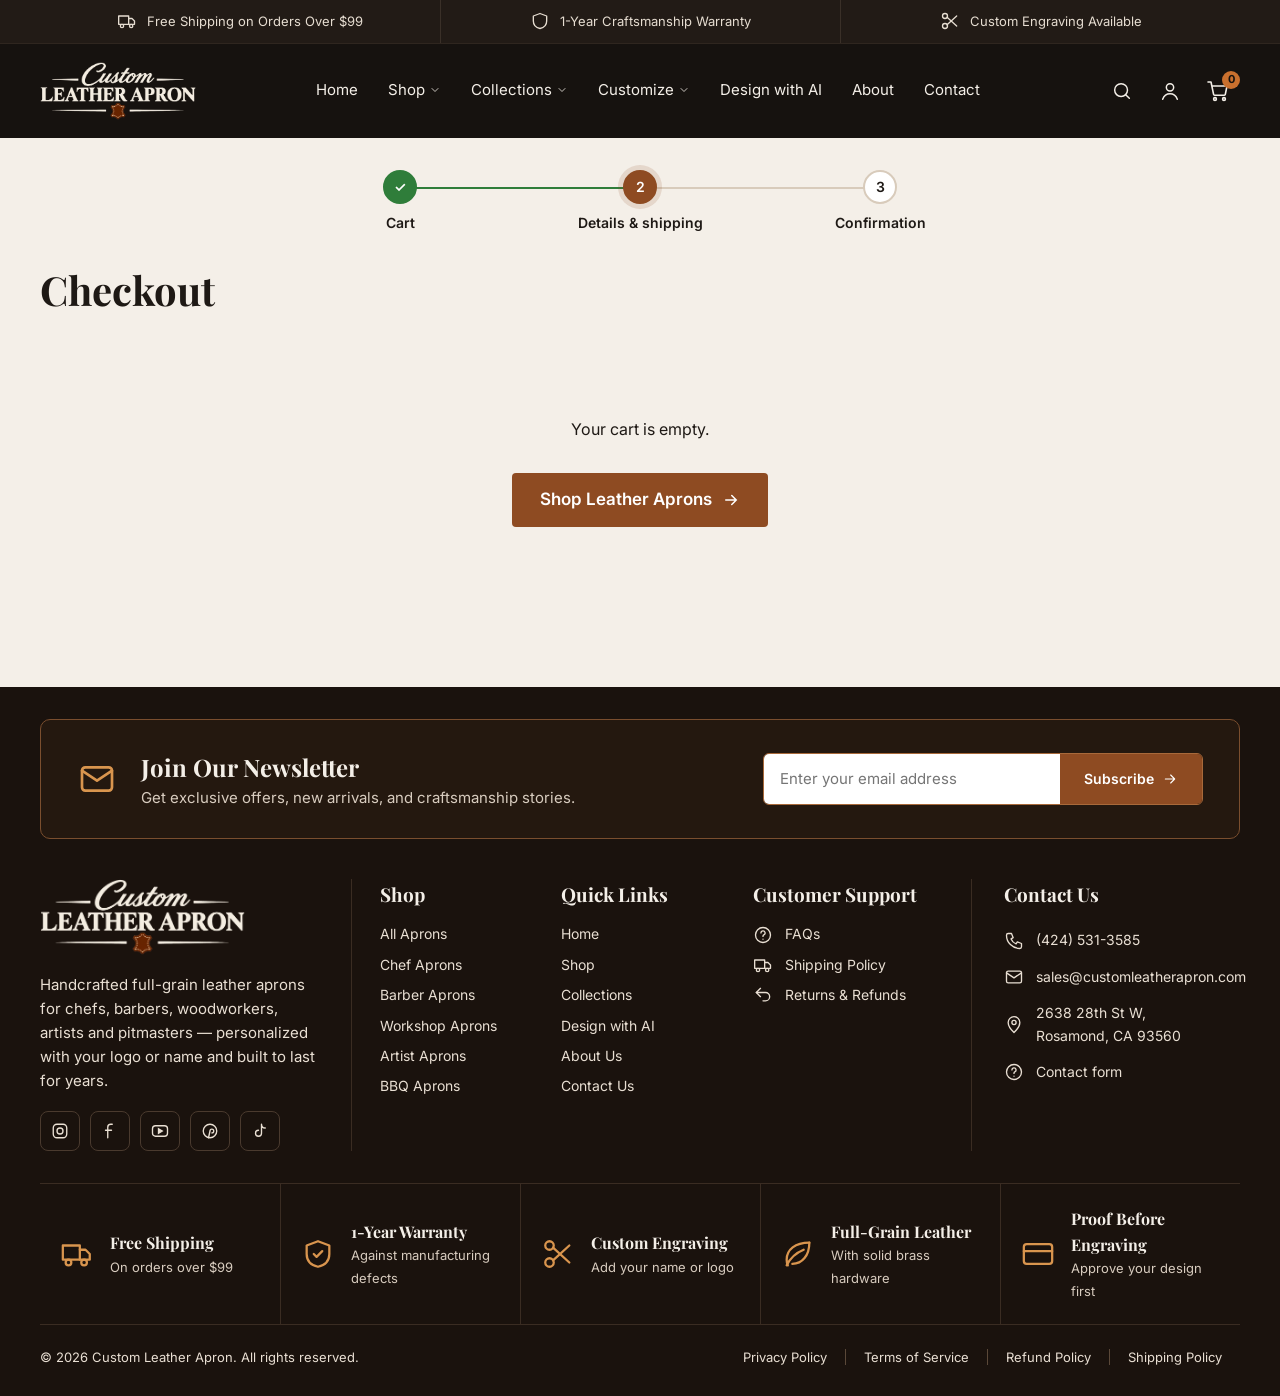
<file: checkout.html>
<!doctype html>
<html lang="en">
<head>
<meta charset="utf-8">
<meta name="viewport" content="width=device-width, initial-scale=1">
<!-- seo:start -->
<title>Checkout | Custom Leather Apron</title>
<meta name="description" content="Securely complete your Custom Leather Apron order.">
<meta name="robots" content="noindex, follow">
<link rel="canonical" href="https://dawoodali110.github.io/custom-leather-apron/checkout.html">
<meta property="og:site_name" content="Custom Leather Apron">
<meta property="og:type" content="website">
<meta property="og:title" content="Your Cart | Custom Leather Apron">
<meta property="og:description" content="Review the leather aprons in your cart before checkout.">
<meta property="og:url" content="https://dawoodali110.github.io/custom-leather-apron/checkout.html">
<meta property="og:image" content="https://dawoodali110.github.io/custom-leather-apron/assets/img/hero-banner.jpg">
<meta property="og:locale" content="en_US">
<meta name="twitter:card" content="summary_large_image">
<meta name="twitter:title" content="Your Cart | Custom Leather Apron">
<meta name="twitter:description" content="Review the leather aprons in your cart before checkout.">
<meta name="twitter:image" content="https://dawoodali110.github.io/custom-leather-apron/assets/img/hero-banner.jpg">
<meta name="theme-color" content="#16120F">
<link rel="icon" href="favicon.ico" sizes="any">
<link rel="icon" href="assets/img/favicon-32.png" sizes="32x32" type="image/png">
<link rel="icon" href="assets/img/favicon-16.png" sizes="16x16" type="image/png">
<link rel="apple-touch-icon" href="assets/img/apple-touch-icon.png">
<link rel="manifest" href="site.webmanifest">
<!-- seo:end -->
<link rel="preconnect" href="https://fonts.googleapis.com">
<link href="https://fonts.googleapis.com/css2?family=Playfair+Display:wght@600;700&family=Inter:wght@400;500;600;700&display=swap" rel="stylesheet">
<link rel="stylesheet" href="assets/styles.css?v=1795780708">
<script src="assets/config.js?v=1795780708" defer></script>
<script src="assets/db.js?v=1795780708" defer></script>
<script src="assets/site.js?v=1795780708" defer></script>
</head>
<body data-page="checkout">
<div id="site-header"></div>
<main class="wrap checkout" style="padding-top:40px;padding-bottom:104px">
  <ol class="co-steps" aria-label="Checkout progress"><li class="done"><a href="cart.html"><span class="n">✓</span>Cart</a></li><li class="current" aria-current="step"><span class="n">2</span>Details & shipping</li><li class=""><span class="n">3</span>Confirmation</li></ol>
  <h1 class="co-title">Checkout</h1>

  <div id="co-empty" class="hidden co-empty"><p>Your cart is empty.</p><a class="btn btn-primary" href="shop.html">Shop Leather Aprons <svg aria-hidden="true" width="18" height="18" viewBox="0 0 24 24" fill="none" stroke="currentColor" stroke-width="2" stroke-linecap="round"><path d="M5 12h14M13 6l6 6-6 6"/></svg></a></div>

  <div id="co-main" class="co-layout">
    <form id="co-form" class="co-form" novalidate>
      <section class="co-step">
        <h2><span>1</span>Contact</h2>
        <div class="row2">
          <label class="field">Email<input class="input" id="co-email" type="email" autocomplete="email" required></label>
          <label class="field"><span>Phone <small>(for delivery updates)</small></span><input class="input" id="co-phone" type="tel" autocomplete="tel"></label>
        </div>
        <label class="co-check"><input type="checkbox" id="co-news"><span>Email me about new aprons and offers</span></label>
      </section>

      <section class="co-step">
        <h2><span>2</span>Shipping address</h2>
        <label class="field">Country / region<select class="input" id="co-country" autocomplete="country-name"><option>United States</option><option>Canada</option><option>United Kingdom</option><option>Australia</option><option>Ireland</option><option>New Zealand</option><option>Germany</option><option>France</option><option>Netherlands</option><option>Spain</option><option>Italy</option><option>Sweden</option><option>Norway</option><option>Denmark</option><option>Switzerland</option><option>Belgium</option><option>Austria</option><option>United Arab Emirates</option><option>Saudi Arabia</option><option>Qatar</option><option>Pakistan</option><option>India</option><option>Singapore</option><option>Japan</option><option>South Africa</option><option>Other</option></select></label>
        <div class="row2">
          <label class="field">First name<input class="input" id="co-first" autocomplete="given-name" required></label>
          <label class="field">Last name<input class="input" id="co-last" autocomplete="family-name" required></label>
        </div>
        <label class="field"><span>Company <small>(optional)</small></span><input class="input" id="co-company" autocomplete="organization"></label>
        <label class="field">Address<input class="input" id="co-addr1" autocomplete="address-line1" required></label>
        <label class="field"><span>Apartment, suite, etc. <small>(optional)</small></span><input class="input" id="co-addr2" autocomplete="address-line2"></label>
        <div class="row3">
          <label class="field">City<input class="input" id="co-city" autocomplete="address-level2" required></label>
          <label class="field">State / province<input class="input" id="co-state" autocomplete="address-level1"></label>
          <label class="field">ZIP / postal code<input class="input" id="co-zip" autocomplete="postal-code" required></label>
        </div>
      </section>

      <section class="co-step">
        <h2><span>3</span>Shipping method</h2>
        <label class="co-radio"><input type="radio" name="co-ship" value="standard" checked><span><b>Standard shipping</b><small id="co-ship-eta">3–7 business days after dispatch</small></span><em id="co-ship-price">Free</em></label>
        <p class="co-hint">Aprons ship in 1–3 business days (3–5 for personalized aprons). See our <a href="shipping.html">Shipping Policy</a>.</p>
      </section>

      <section class="co-step">
        <h2><span>4</span>Payment</h2>
        <div class="co-pay">
          <svg aria-hidden="true" width="28" height="28" viewBox="0 0 24 24" fill="none" stroke="currentColor" stroke-width="2" stroke-linecap="round" stroke-linejoin="round"><rect x="5" y="11" width="14" height="10" rx="2"/><path d="M8 11V7a4 4 0 0 1 8 0v4"/></svg>
          <div><b>Secure payment link</b><p>We don't take card details on this website. After you place your order, we confirm your engraving, shipping cost and any taxes or duties by email and send you a secure payment link. Nothing is charged until you pay that link, and production starts once payment is complete.</p></div>
        </div>
        <label class="field"><span>Order notes <small>(optional)</small></span><textarea class="input" id="co-notes" rows="3" placeholder="Engraving details, logo instructions, delivery notes…"></textarea></label>
      </section>

      <label class="co-check"><input type="checkbox" id="co-terms" required><span>I agree to the <a href="terms.html" target="_blank">Terms of Service</a>, <a href="returns.html" target="_blank">Returns &amp; Refunds</a> and <a href="privacy.html" target="_blank">Privacy Policy</a>.</span></label>
      <p id="co-error" class="cf-error hidden" role="alert"></p>
      <button type="submit" class="btn btn-primary co-submit"><svg aria-hidden="true" width="16" height="16" viewBox="0 0 24 24" fill="none" stroke="currentColor" stroke-width="2" stroke-linecap="round" stroke-linejoin="round"><rect x="5" y="11" width="14" height="10" rx="2"/><path d="M8 11V7a4 4 0 0 1 8 0v4"/></svg> Place Order · <span id="co-btn-total">$0.00</span></button>
      <p class="cf-small">No payment is taken now — we email you a secure payment link after confirming your order.</p>
    </form>

    <aside class="co-summary summary-card" aria-label="Order summary">
      <div class="s-head"><h2>Order summary</h2><a href="cart.html" class="back-link">Edit cart</a></div>
      <div id="co-items"></div>
      <div class="co-row"><span>Subtotal</span><b id="co-sub">$0.00</b></div>
      <div class="co-row"><span>Shipping</span><b id="co-ship">Free</b></div>
      <div class="co-row"><span>Taxes &amp; duties</span><span class="muted">Confirmed before payment</span></div>
      <div class="co-row co-total"><span>Total</span><b id="co-total">$0.00</b></div>
      <ul class="trust-mini">
  <li><svg aria-hidden="true" width="22" height="22" viewBox="0 0 24 24" fill="none" stroke="currentColor" stroke-width="1.6" stroke-linecap="round" stroke-linejoin="round"><rect x="5" y="11" width="14" height="10" rx="2"/><path d="M8 11V7a4 4 0 0 1 8 0v4"/></svg><span><b>Secure ordering</b>HTTPS-encrypted site</span></li>
  <li><svg aria-hidden="true" width="22" height="22" viewBox="0 0 24 24" fill="none" stroke="currentColor" stroke-width="1.6" stroke-linecap="round" stroke-linejoin="round"><path d="M9 14L4 9l5-5"/><path d="M4 9h11a5 5 0 0 1 0 10h-3"/></svg><span><b>30-day returns</b>On non-personalized aprons</span></li>
  <li><svg aria-hidden="true" width="22" height="22" viewBox="0 0 24 24" fill="none" stroke="currentColor" stroke-width="1.6" stroke-linejoin="round"><path d="M12 3l8 3v6c0 5-3.5 8-8 9-4.5-1-8-4-8-9V6z"/><path d="M9 12l2 2 4-4" stroke-linecap="round"/></svg><span><b>1-year warranty</b>On every stitch &amp; rivet</span></li>
</ul>
    </aside>
  </div>

  <section id="co-done" class="hidden co-done" role="status">
    <svg aria-hidden="true" width="64" height="64" viewBox="0 0 24 24" fill="none" stroke="#8E4B22" stroke-width="1.5" stroke-linecap="round" stroke-linejoin="round"><circle cx="12" cy="12" r="9"/><path d="M8 12l3 3 5-6"/></svg>
    <h2>Thank you, <span id="co-done-name"></span>!</h2>
    <p id="co-done-how"></p><span id="co-done-id" hidden></span>
    <p>We'll reply to <b id="co-done-email"></b> to confirm your engraving and shipping details. Questions? Email <a href="mailto:sales@customleatherapron.com">sales@customleatherapron.com</a>.</p>
    <div style="display:flex;flex-wrap:wrap;gap:12px;justify-content:center;margin-top:8px"><a class="btn btn-primary" href="shop.html">Continue Shopping <svg aria-hidden="true" width="18" height="18" viewBox="0 0 24 24" fill="none" stroke="currentColor" stroke-width="2" stroke-linecap="round"><path d="M5 12h14M13 6l6 6-6 6"/></svg></a><button type="button" id="co-resend" class="btn btn-outline-dark">Open email again</button></div>
  </section>
</main>
<div id="site-footer"></div>
</body>
</html>
</file>
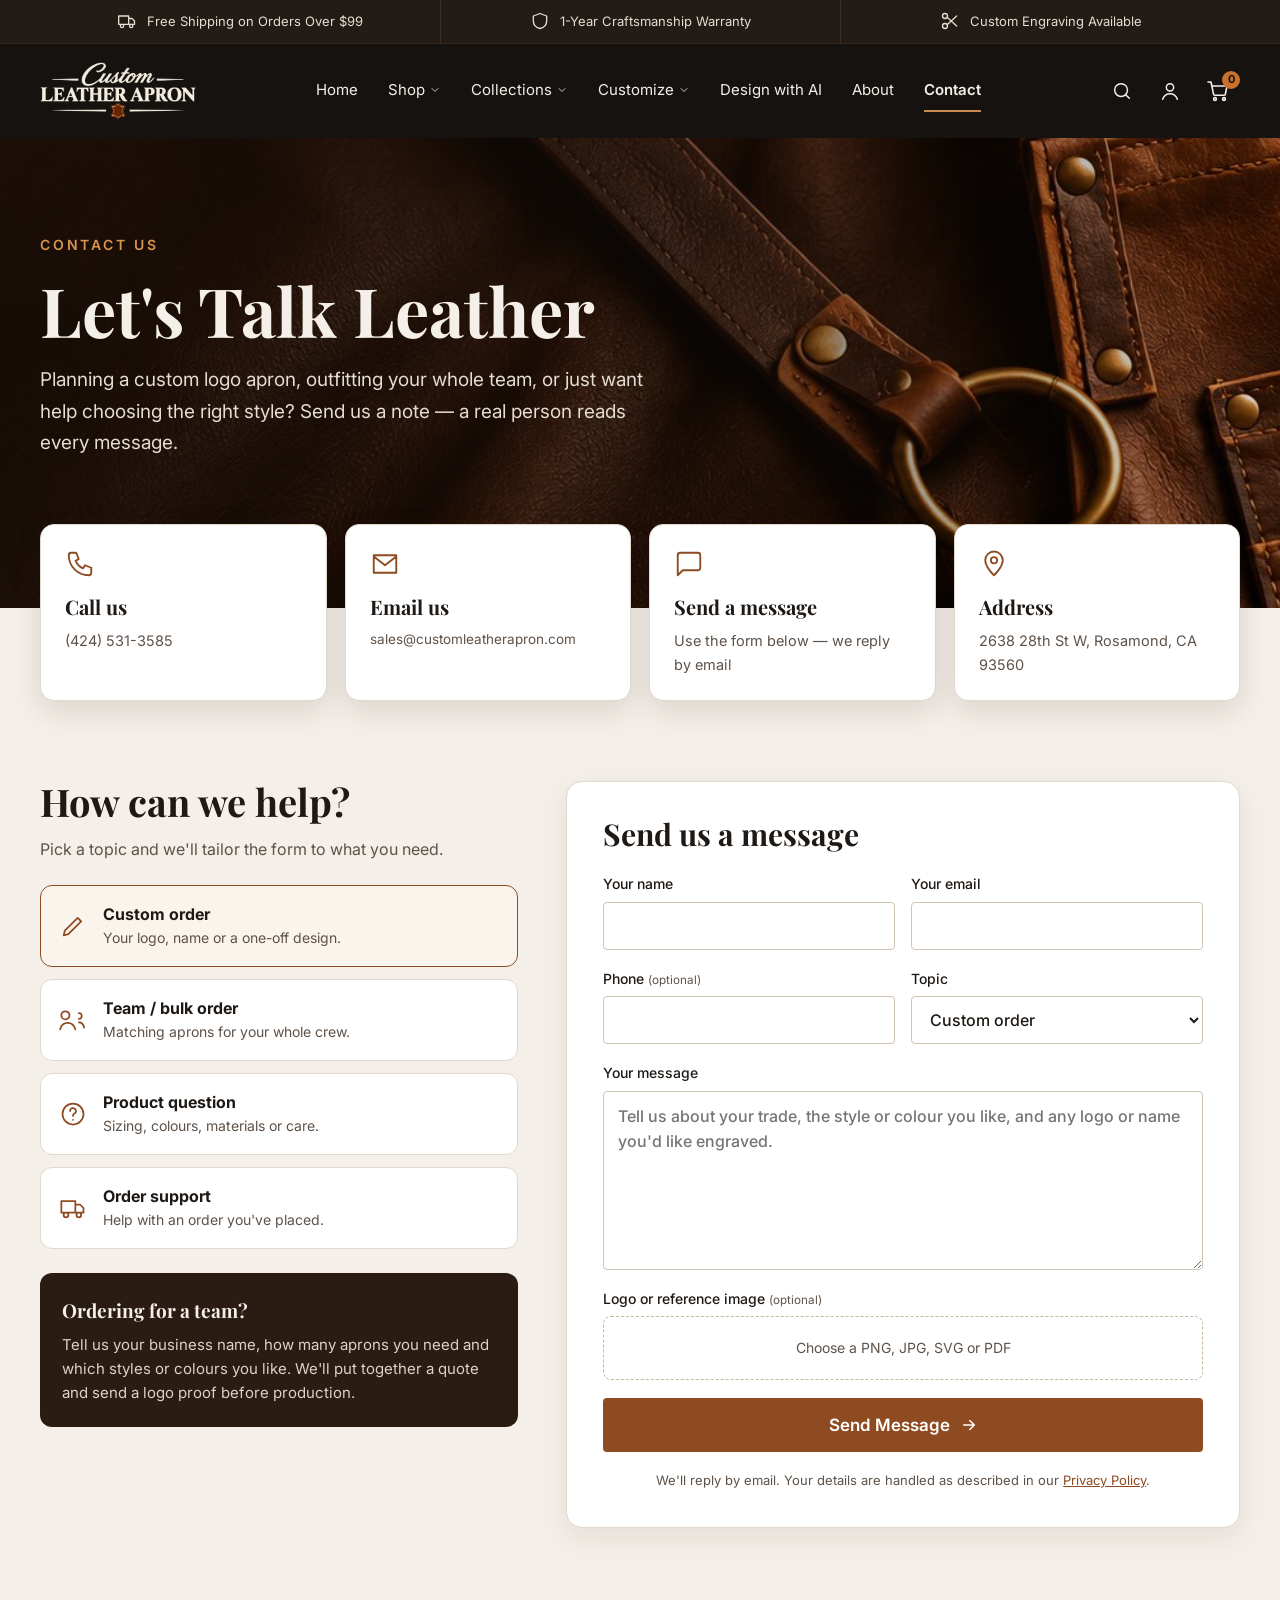
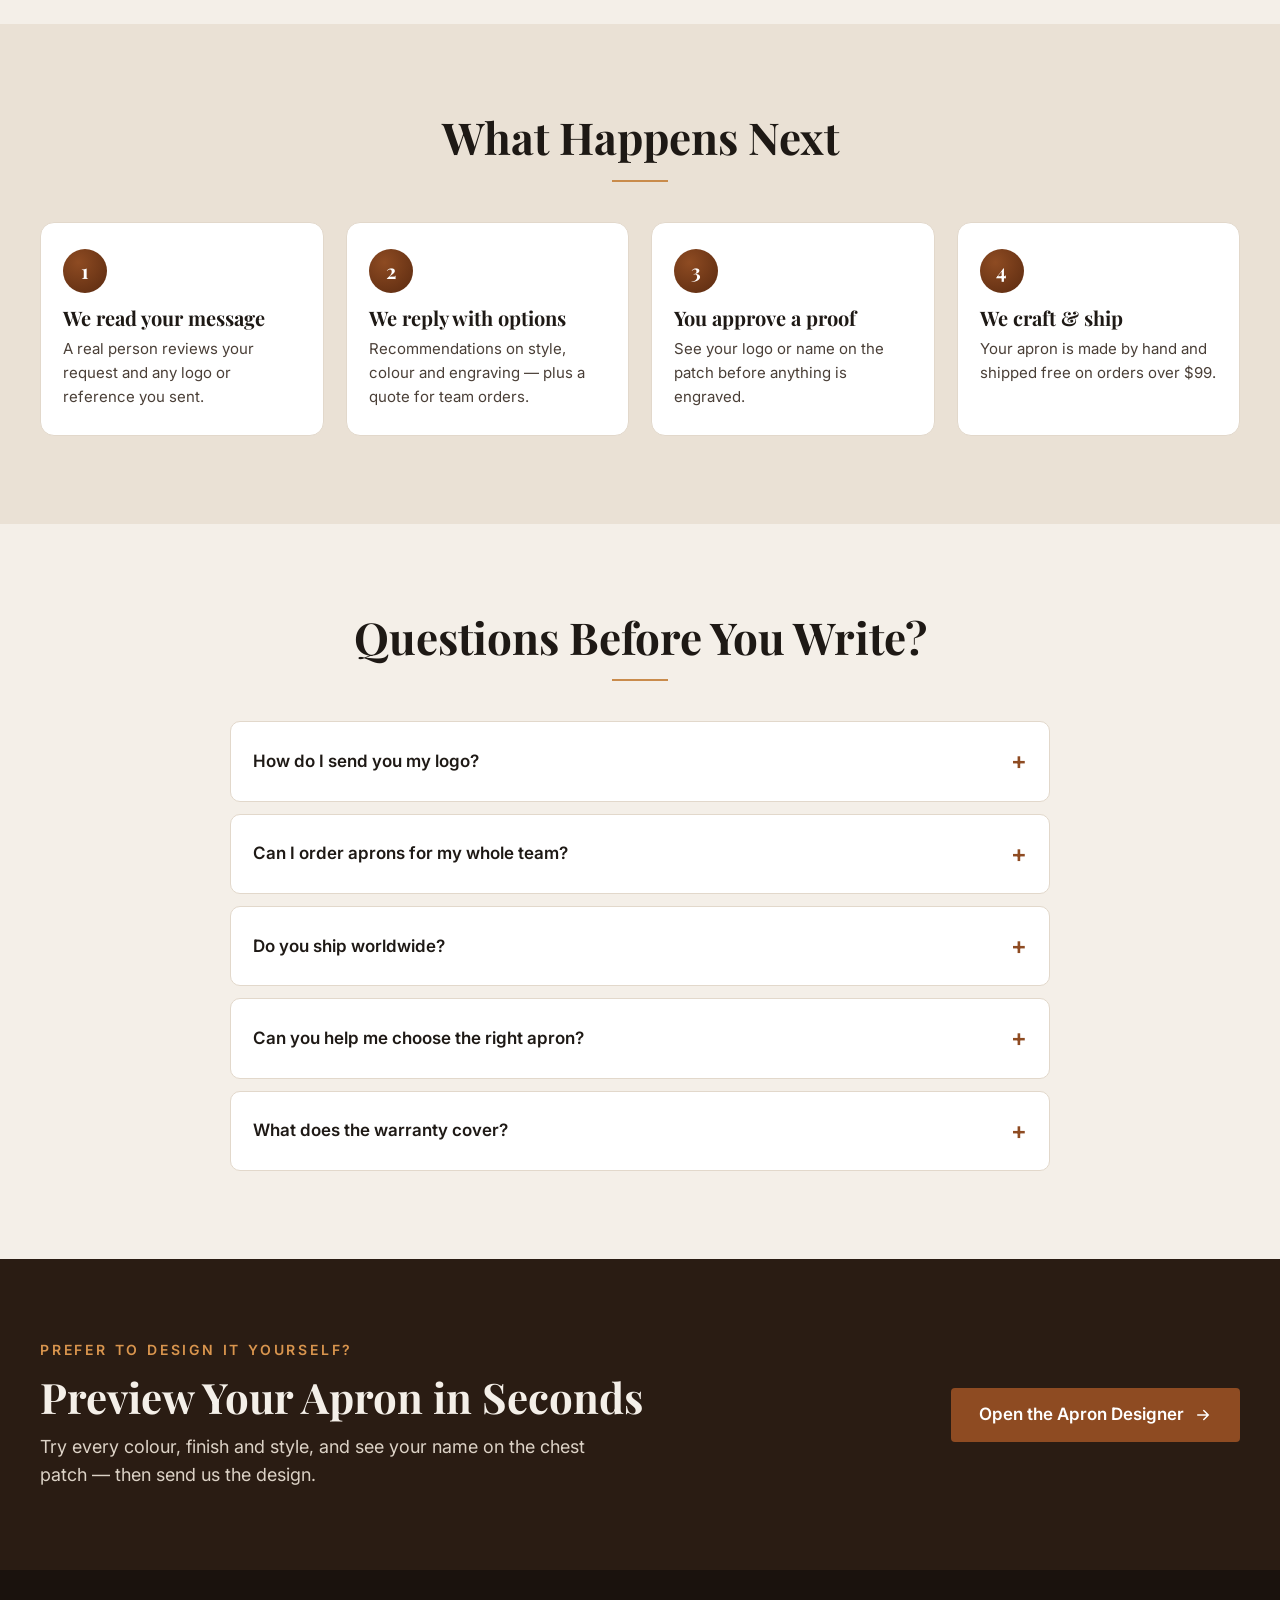
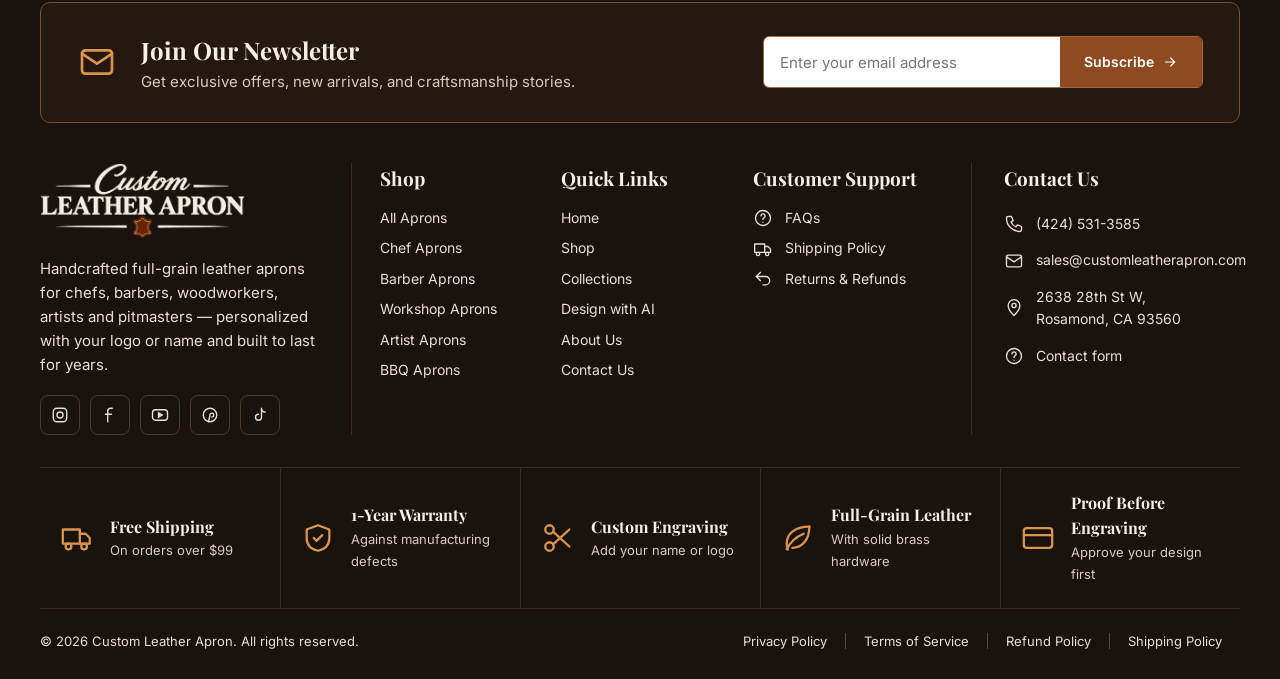
<file: contact.html>
<!doctype html>
<html lang="en">
<head>
<meta charset="utf-8">
<meta name="viewport" content="width=device-width, initial-scale=1">
<!-- seo:start -->
<title>Contact Us — Custom Orders &amp; Bulk Quotes | Custom Leather Apron</title>
<meta name="description" content="Questions about a custom leather apron, a logo engraving or a bulk order for your team? Contact Custom Leather Apron — a real person reads every message.">
<meta name="robots" content="index, follow">
<link rel="canonical" href="https://dawoodali110.github.io/custom-leather-apron/contact.html">
<meta property="og:site_name" content="Custom Leather Apron">
<meta property="og:type" content="website">
<meta property="og:title" content="Contact Us — Custom Orders &amp; Bulk Quotes | Custom Leather Apron">
<meta property="og:description" content="Questions about a custom leather apron, a logo engraving or a bulk order for your team? Contact Custom Leather Apron — a real person reads every message.">
<meta property="og:url" content="https://dawoodali110.github.io/custom-leather-apron/contact.html">
<meta property="og:image" content="https://dawoodali110.github.io/custom-leather-apron/assets/img/hero-banner.jpg">
<meta property="og:locale" content="en_US">
<meta name="twitter:card" content="summary_large_image">
<meta name="twitter:title" content="Contact Us — Custom Orders &amp; Bulk Quotes | Custom Leather Apron">
<meta name="twitter:description" content="Questions about a custom leather apron, a logo engraving or a bulk order for your team? Contact Custom Leather Apron — a real person reads every message.">
<meta name="twitter:image" content="https://dawoodali110.github.io/custom-leather-apron/assets/img/hero-banner.jpg">
<meta name="theme-color" content="#16120F">
<link rel="icon" href="favicon.ico" sizes="any">
<link rel="icon" href="assets/img/favicon-32.png" sizes="32x32" type="image/png">
<link rel="icon" href="assets/img/favicon-16.png" sizes="16x16" type="image/png">
<link rel="apple-touch-icon" href="assets/img/apple-touch-icon.png">
<link rel="manifest" href="site.webmanifest">
<script type="application/ld+json">{"@context": "https://schema.org", "@type": "ContactPage", "name": "Contact Custom Leather Apron", "url": "https://dawoodali110.github.io/custom-leather-apron/contact.html", "mainEntity": {"@type": "Organization", "name": "Custom Leather Apron", "email": "sales@customleatherapron.com", "contactPoint": {"@type": "ContactPoint", "contactType": "customer support", "email": "sales@customleatherapron.com", "telephone": "+14245313585"}, "address": {"@type": "PostalAddress", "streetAddress": "2638 28th St W", "addressLocality": "Rosamond", "addressRegion": "CA", "postalCode": "93560", "addressCountry": "US"}, "telephone": "+14245313585"}}</script>
<script type="application/ld+json">{"@context": "https://schema.org", "@type": "BreadcrumbList", "itemListElement": [{"@type": "ListItem", "position": 1, "name": "Home", "item": "https://dawoodali110.github.io/custom-leather-apron/"}, {"@type": "ListItem", "position": 2, "name": "Contact", "item": "https://dawoodali110.github.io/custom-leather-apron/contact.html"}]}</script>
<script type="application/ld+json">{"@context": "https://schema.org", "@type": "FAQPage", "mainEntity": [{"@type": "Question", "name": "How do I send you my logo?", "acceptedAnswer": {"@type": "Answer", "text": "Attach it to the form below or include it in your email. PNG, JPG, SVG or PDF all work — a high-resolution file or a vector gives the cleanest engraving. We'll send a proof for your approval before anything is engraved."}}, {"@type": "Question", "name": "Can I order aprons for my whole team?", "acceptedAnswer": {"@type": "Answer", "text": "Yes. Restaurants, barbershops, cafés, breweries and workshops can order matching aprons with their logo on every piece, and you can mix colours and styles in one order. Choose \"Team / bulk order\" above and tell us roughly how many you need."}}, {"@type": "Question", "name": "Do you ship worldwide?", "acceptedAnswer": {"@type": "Answer", "text": "Yes, we ship worldwide, and shipping is free on orders over $99. Delivery times depend on your location and whether your apron is personalized — ask us for an estimate before you order."}}, {"@type": "Question", "name": "Can you help me choose the right apron?", "acceptedAnswer": {"@type": "Answer", "text": "Absolutely. Tell us your trade, the tools you carry and how you like to work, and we'll point you to the style and colour that fits best."}}, {"@type": "Question", "name": "What does the warranty cover?", "acceptedAnswer": {"@type": "Answer", "text": "Every apron comes with a 1-year craftsmanship warranty. If a stitch, strap or rivet fails through normal use, contact us with a photo and your order details and we'll make it right."}}]}</script>
<!-- seo:end -->
<link rel="preconnect" href="https://fonts.googleapis.com">
<link href="https://fonts.googleapis.com/css2?family=Playfair+Display:wght@600;700&family=Inter:wght@400;500;600;700&display=swap" rel="stylesheet">
<link rel="stylesheet" href="assets/styles.css?v=1795780708">
<script src="assets/config.js?v=1795780708" defer></script>
<script src="assets/db.js?v=1795780708" defer></script>
<script src="assets/site.js?v=1795780708" defer></script>
</head>
<body data-page="contact">
<div id="site-header"></div>
<main>
  <section class="contact-hero">
    <img src="assets/img/about-banner.jpg" alt="" aria-hidden="true">
    <div class="wrap">
      <div class="eyebrow">Contact us</div>
      <h1>Let's Talk Leather</h1>
      <p>Planning a custom logo apron, outfitting your whole team, or just want help choosing the right style? Send us a note — a real person reads every message.</p>
    </div>
  </section>

  <section class="wrap contact-cards" aria-label="Ways to reach us">
    <a class="ccard" href="tel:+14245313585"><svg aria-hidden="true" width="30" height="30" viewBox="0 0 24 24" fill="none" stroke="#8E4B22" stroke-width="1.5" stroke-linecap="round" stroke-linejoin="round"><path d="M5 3h4l2 5-2.5 1.5a11 11 0 0 0 6 6L16 13l5 2v4a2 2 0 0 1-2 2A16 16 0 0 1 3 5a2 2 0 0 1 2-2z"/></svg><b>Call us</b><span>(424) 531-3585</span></a>
    <a class="ccard" href="mailto:sales@customleatherapron.com"><svg aria-hidden="true" width="30" height="30" viewBox="0 0 24 24" fill="none" stroke="#8E4B22" stroke-width="1.5" stroke-linecap="round" stroke-linejoin="round"><path d="M3 5h18v14H3z M3 6l9 7 9-7"/></svg><b>Email us</b><span>sales@customleatherapron.com</span></a>
    <a class="ccard" href="#contact-form"><svg aria-hidden="true" width="30" height="30" viewBox="0 0 24 24" fill="none" stroke="#8E4B22" stroke-width="1.5" stroke-linecap="round" stroke-linejoin="round"><path d="M21 15a2 2 0 0 1-2 2H7l-4 4V5a2 2 0 0 1 2-2h14a2 2 0 0 1 2 2z"/></svg><b>Send a message</b><span>Use the form below — we reply by email</span></a>
    <a class="ccard" href="https://www.google.com/maps/search/?api=1&query=2638+28th+St+W,+Rosamond,+CA+93560" target="_blank" rel="noopener"><svg aria-hidden="true" width="30" height="30" viewBox="0 0 24 24" fill="none" stroke="#8E4B22" stroke-width="1.5" stroke-linecap="round" stroke-linejoin="round"><path d="M12 21s-7-6.5-7-12a7 7 0 0 1 14 0c0 5.5-7 12-7 12z"/><circle cx="12" cy="9" r="2.5"/></svg><b>Address</b><span>2638 28th St W, Rosamond, CA 93560</span></a>
  </section>

  <section class="wrap contact-main">
    <div class="contact-side">
      <h2>How can we help?</h2>
      <p>Pick a topic and we'll tailor the form to what you need.</p>
      <div class="topics"><button type="button" class="topic" data-topic="custom" aria-pressed="false"><svg aria-hidden="true" width="28" height="28" viewBox="0 0 24 24" fill="none" stroke="#8E4B22" stroke-width="1.5" stroke-linecap="round" stroke-linejoin="round"><path d="M4 20l4-1 11-11-3-3L5 16z"/></svg><span><b>Custom order</b><small>Your logo, name or a one-off design.</small></span></button><button type="button" class="topic" data-topic="bulk" aria-pressed="false"><svg aria-hidden="true" width="28" height="28" viewBox="0 0 24 24" fill="none" stroke="#8E4B22" stroke-width="1.5" stroke-linecap="round" stroke-linejoin="round"><path d="M9 8a3.5 3.5 0 1 1-7 0 3.5 3.5 0 0 1 7 0z M1 20c.8-3.5 3.4-5.5 6.5-5.5S13 16.5 14 20 M17 11a2.5 2.5 0 1 0 0-5 M17 14c2.3 0 4 1.6 4.5 4.5"/></svg><span><b>Team / bulk order</b><small>Matching aprons for your whole crew.</small></span></button><button type="button" class="topic" data-topic="product" aria-pressed="false"><svg aria-hidden="true" width="28" height="28" viewBox="0 0 24 24" fill="none" stroke="#8E4B22" stroke-width="1.5" stroke-linecap="round" stroke-linejoin="round"><path d="M21 12a9 9 0 1 1-18 0 9 9 0 0 1 18 0z M9.5 9.5a2.5 2.5 0 1 1 3.5 2.3c-.6.3-1 .8-1 1.5v.4 M12 17h.01"/></svg><span><b>Product question</b><small>Sizing, colours, materials or care.</small></span></button><button type="button" class="topic" data-topic="support" aria-pressed="false"><svg aria-hidden="true" width="28" height="28" viewBox="0 0 24 24" fill="none" stroke="#8E4B22" stroke-width="1.5" stroke-linecap="round" stroke-linejoin="round"><path d="M2 6h12v10H2z M14 9h4l3 3v4h-7 M8 18a2 2 0 1 1-4 0 2 2 0 0 1 4 0z M19 18a2 2 0 1 1-4 0 2 2 0 0 1 4 0z"/></svg><span><b>Order support</b><small>Help with an order you&#x27;ve placed.</small></span></button></div>
      <div class="contact-note">
        <b>Ordering for a team?</b>
        <p>Tell us your business name, how many aprons you need and which styles or colours you like. We'll put together a quote and send a logo proof before production.</p>
      </div>
    </div>

    <div class="contact-form-card">
      <form id="contact-form" novalidate>
        <h2>Send us a message</h2>
        <div class="row2">
          <label class="field">Your name<input class="input" id="cf-name" type="text" required autocomplete="name"></label>
          <label class="field">Your email<input class="input" id="cf-email" type="email" required autocomplete="email"></label>
        </div>
        <div class="row2">
          <label class="field"><span>Phone <small>(optional)</small></span><input class="input" id="cf-phone" type="tel" autocomplete="tel"></label>
          <label class="field">Topic<select class="input" id="cf-topic"><option value="custom">Custom order</option><option value="bulk">Team / bulk order</option><option value="product">Product question</option><option value="support">Order support</option><option value="other">Something else</option></select></label>
        </div>
        <div class="row2 bulk-only hidden">
          <label class="field">Business name<input class="input" id="cf-biz" type="text" autocomplete="organization"></label>
          <label class="field">How many aprons?<select class="input" id="cf-qty"><option>2 – 5</option><option>6 – 10</option><option>11 – 25</option><option>26 – 50</option><option>50+</option></select></label>
        </div>
        <div class="row2 order-only hidden">
          <label class="field">Order number<input class="input" id="cf-order" type="text"></label>
          <span></span>
        </div>
        <label class="field">Your message<textarea class="input" id="cf-msg" rows="6" required placeholder="Tell us about your trade, the style or colour you like, and any logo or name you'd like engraved."></textarea></label>
        <label class="field"><span>Logo or reference image <small>(optional)</small></span>
          <span class="file-drop"><input type="file" id="cf-file" accept="image/*,.pdf,.svg"><span id="cf-file-name">Choose a PNG, JPG, SVG or PDF</span></span>
        </label>
        <p id="cf-error" class="cf-error hidden" role="alert"></p>
        <button type="submit" class="btn btn-primary" style="width:100%">Send Message <svg aria-hidden="true" width="18" height="18" viewBox="0 0 24 24" fill="none" stroke="currentColor" stroke-width="2" stroke-linecap="round"><path d="M5 12h14M13 6l6 6-6 6"/></svg></button>
        <p class="cf-small">We'll reply by email. Your details are handled as described in our <a href="privacy.html">Privacy Policy</a>.</p>
      </form>
      <div id="contact-done" class="hidden" role="status">
        <svg aria-hidden="true" width="56" height="56" viewBox="0 0 24 24" fill="none" stroke="#8E4B22" stroke-width="1.5" stroke-linecap="round" stroke-linejoin="round"><path d="M21 12a9 9 0 1 1-18 0 9 9 0 0 1 18 0z M8 12l3 3 5-6"/></svg>
        <h2>Your message is ready</h2>
        <p id="contact-done-text"></p>
        <p id="cf-file-hint" class="hidden">Don't forget to attach your logo file to the email.</p>
        <button type="button" id="cf-again" class="btn btn-outline-dark">Write another message</button>
      </div>
    </div>
  </section>

  <section class="next-steps">
    <div class="wrap">
      <div class="section-title"><h2>What Happens Next</h2><div class="rule"></div></div>
      <div class="ns-grid">
        <div><span>1</span><h3>We read your message</h3><p>A real person reviews your request and any logo or reference you sent.</p></div>
        <div><span>2</span><h3>We reply with options</h3><p>Recommendations on style, colour and engraving — plus a quote for team orders.</p></div>
        <div><span>3</span><h3>You approve a proof</h3><p>See your logo or name on the patch before anything is engraved.</p></div>
        <div><span>4</span><h3>We craft &amp; ship</h3><p>Your apron is made by hand and shipped free on orders over $99.</p></div>
      </div>
    </div>
  </section>

  <section class="section">
    <div class="wrap" style="max-width:900px">
      <div class="section-title"><h2>Questions Before You Write?</h2><div class="rule"></div></div>
      <div class="faqs"><details class="faq"><summary>How do I send you my logo?<span aria-hidden="true">+</span></summary><p>Attach it to the form below or include it in your email. PNG, JPG, SVG or PDF all work — a high-resolution file or a vector gives the cleanest engraving. We&#x27;ll send a proof for your approval before anything is engraved.</p></details><details class="faq"><summary>Can I order aprons for my whole team?<span aria-hidden="true">+</span></summary><p>Yes. Restaurants, barbershops, cafés, breweries and workshops can order matching aprons with their logo on every piece, and you can mix colours and styles in one order. Choose &quot;Team / bulk order&quot; above and tell us roughly how many you need.</p></details><details class="faq"><summary>Do you ship worldwide?<span aria-hidden="true">+</span></summary><p>Yes, we ship worldwide, and shipping is free on orders over $99. Delivery times depend on your location and whether your apron is personalized — ask us for an estimate before you order.</p></details><details class="faq"><summary>Can you help me choose the right apron?<span aria-hidden="true">+</span></summary><p>Absolutely. Tell us your trade, the tools you carry and how you like to work, and we&#x27;ll point you to the style and colour that fits best.</p></details><details class="faq"><summary>What does the warranty cover?<span aria-hidden="true">+</span></summary><p>Every apron comes with a 1-year craftsmanship warranty. If a stitch, strap or rivet fails through normal use, contact us with a photo and your order details and we&#x27;ll make it right.</p></details></div>
    </div>
  </section>

  <section class="cta">
    <div class="wrap">
      <div style="flex:1 1 560px;min-width:0">
        <div class="eyebrow">Prefer to design it yourself?</div>
        <h2>Preview Your Apron in Seconds</h2>
        <p>Try every colour, finish and style, and see your name on the chest patch — then send us the design.</p>
      </div>
      <a class="btn btn-primary" href="design-ai.html">Open the Apron Designer <svg aria-hidden="true" width="18" height="18" viewBox="0 0 24 24" fill="none" stroke="currentColor" stroke-width="2" stroke-linecap="round"><path d="M5 12h14M13 6l6 6-6 6"/></svg></a>
    </div>
  </section>
</main>
<div id="site-footer"></div>
</body>
</html>
</file>
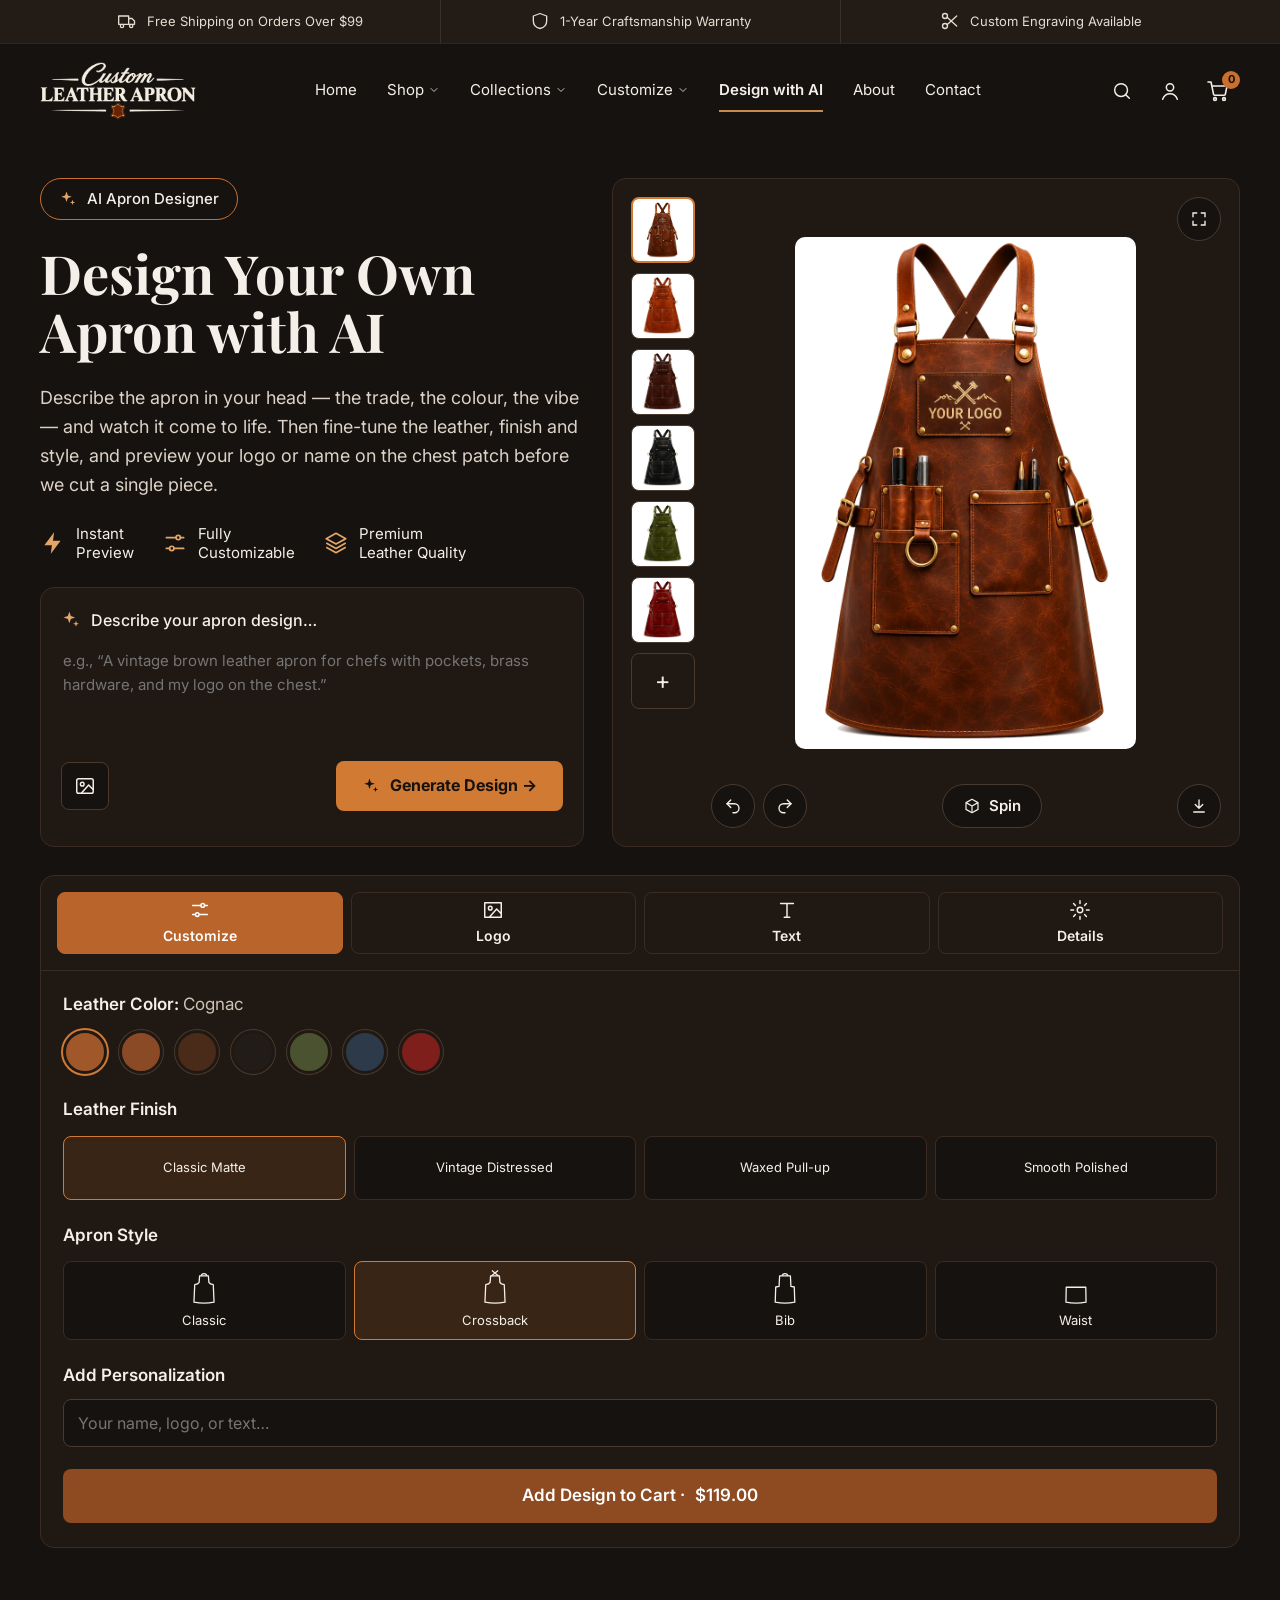
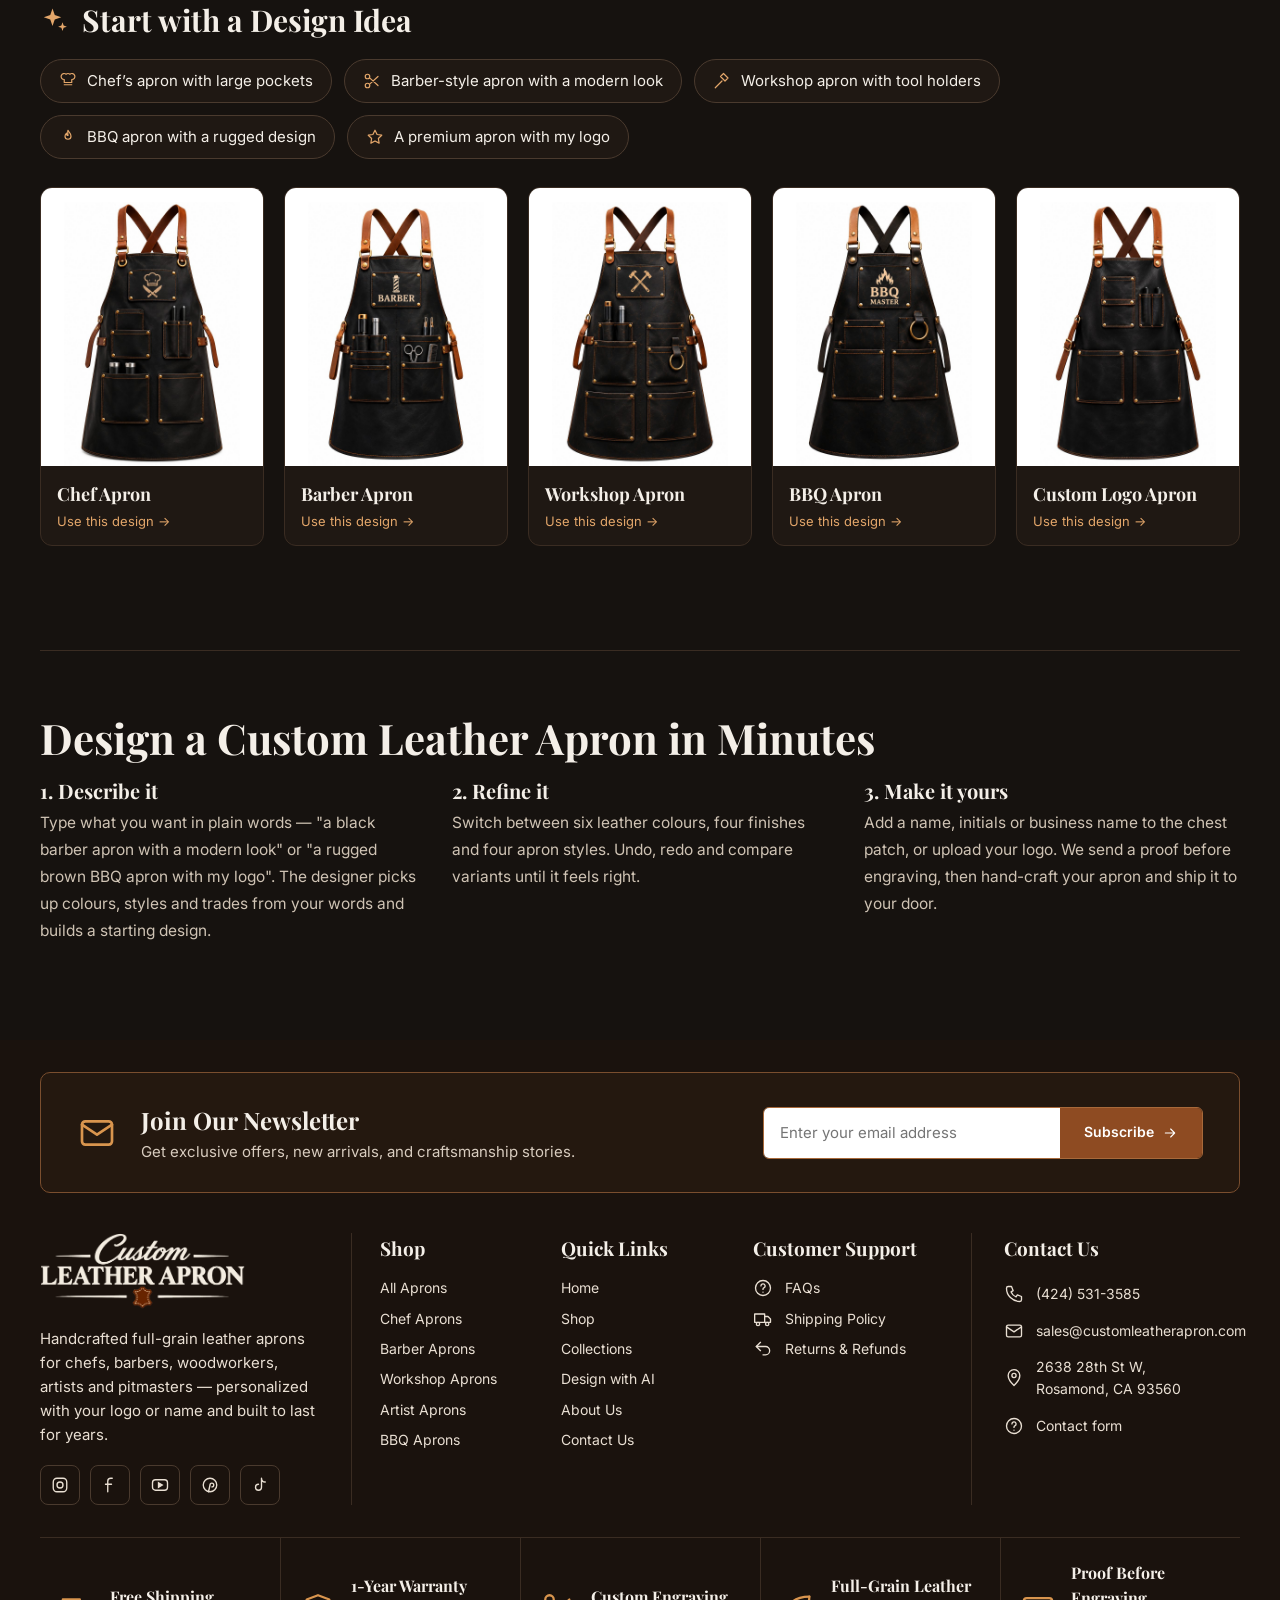
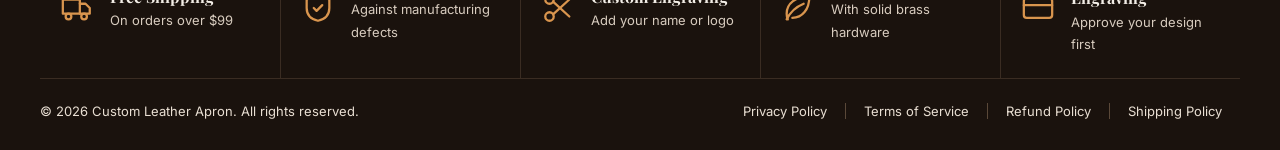
<file: design-ai.html>
<!doctype html>
<html lang="en">
<head>
<meta charset="utf-8">
<meta name="viewport" content="width=device-width, initial-scale=1">
<!-- seo:start -->
<title>AI Leather Apron Designer — Design Yours Online</title>
<meta name="description" content="Design a custom leather apron online. Describe your idea, choose colour, finish and style, add your logo or name, and preview your apron instantly — free.">
<meta name="robots" content="index, follow">
<link rel="canonical" href="https://dawoodali110.github.io/custom-leather-apron/design-ai.html">
<meta property="og:site_name" content="Custom Leather Apron">
<meta property="og:type" content="website">
<meta property="og:title" content="AI Leather Apron Designer — Design Yours Online">
<meta property="og:description" content="Design a custom leather apron online. Describe your idea, choose colour, finish and style, add your logo or name, and preview your apron instantly — free.">
<meta property="og:url" content="https://dawoodali110.github.io/custom-leather-apron/design-ai.html">
<meta property="og:image" content="https://dawoodali110.github.io/custom-leather-apron/assets/img/hero-banner.jpg">
<meta property="og:locale" content="en_US">
<meta name="twitter:card" content="summary_large_image">
<meta name="twitter:title" content="AI Leather Apron Designer — Design Yours Online">
<meta name="twitter:description" content="Design a custom leather apron online. Describe your idea, choose colour, finish and style, add your logo or name, and preview your apron instantly — free.">
<meta name="twitter:image" content="https://dawoodali110.github.io/custom-leather-apron/assets/img/hero-banner.jpg">
<meta name="theme-color" content="#16120F">
<link rel="icon" href="favicon.ico" sizes="any">
<link rel="icon" href="assets/img/favicon-32.png" sizes="32x32" type="image/png">
<link rel="icon" href="assets/img/favicon-16.png" sizes="16x16" type="image/png">
<link rel="apple-touch-icon" href="assets/img/apple-touch-icon.png">
<link rel="manifest" href="site.webmanifest">
<script type="application/ld+json">{"@context": "https://schema.org", "@type": "WebApplication", "name": "AI Leather Apron Designer", "applicationCategory": "DesignApplication", "operatingSystem": "Any", "url": "https://dawoodali110.github.io/custom-leather-apron/design-ai.html", "offers": {"@type": "Offer", "price": "0", "priceCurrency": "USD"}, "description": "Design a custom leather apron online: choose colour, finish and style, add your logo or name, and preview it instantly."}</script>
<script type="application/ld+json">{"@context": "https://schema.org", "@type": "BreadcrumbList", "itemListElement": [{"@type": "ListItem", "position": 1, "name": "Home", "item": "https://dawoodali110.github.io/custom-leather-apron/"}, {"@type": "ListItem", "position": 2, "name": "Design with AI", "item": "https://dawoodali110.github.io/custom-leather-apron/design-ai.html"}]}</script>
<!-- seo:end -->
<link rel="preconnect" href="https://fonts.googleapis.com">
<link href="https://fonts.googleapis.com/css2?family=Playfair+Display:wght@600;700&family=Inter:wght@400;500;600;700&display=swap" rel="stylesheet">
<link rel="stylesheet" href="assets/styles.css?v=1795780708">
<script src="assets/config.js?v=1795780708" defer></script>
<script src="assets/db.js?v=1795780708" defer></script>
<script src="assets/site.js?v=1795780708" defer></script>
<script src="assets/ai.js?v=1795780708" defer></script>
</head>
<body data-page="ai" class="dark">
<div id="site-header"></div>
<main class="wrap" style="max-width:1400px">
  <div class="ai-grid">
    <!-- Left -->
    <section style="flex:1 1 380px;min-width:0;display:flex;flex-direction:column;gap:24px">
      <div class="ai-pill"><svg aria-hidden="true" width="18" height="18" viewBox="0 0 24 24" fill="#E3A66A"><path d="M10 2l1.8 5.2L17 9l-5.2 1.8L10 16l-1.8-5.2L3 9l5.2-1.8zM18 13l.9 2.6 2.6.9-2.6.9L18 20l-.9-2.6-2.6-.9 2.6-.9z"/></svg>AI Apron Designer</div>
      <h1 style="font-size:clamp(40px,4.5vw,54px);line-height:1.08">Design Your Own Apron with AI</h1>
      <p style="margin:0;font-size:18px;color:#DCD2C6">Describe the apron in your head — the trade, the colour, the vibe — and watch it come to life. Then fine-tune the leather, finish and style, and preview your logo or name on the chest patch before we cut a single piece.</p>
      <div style="display:flex;flex-wrap:wrap;gap:16px 28px;font-size:15px;line-height:1.3">
        <div style="display:flex;align-items:center;gap:10px"><svg aria-hidden="true" width="26" height="26" viewBox="0 0 24 24" fill="#E3A66A"><path d="M13 2L4 14h7l-1 8 9-12h-7z"/></svg>Instant<br>Preview</div>
        <div style="display:flex;align-items:center;gap:10px"><svg aria-hidden="true" width="26" height="26" viewBox="0 0 24 24" fill="none" stroke="#E3A66A" stroke-width="1.6" stroke-linecap="round"><path d="M4 7h9M17 7h3M4 17h3M11 17h9"/><circle cx="15" cy="7" r="2"/><circle cx="9" cy="17" r="2"/></svg>Fully<br>Customizable</div>
        <div style="display:flex;align-items:center;gap:10px"><svg aria-hidden="true" width="26" height="26" viewBox="0 0 24 24" fill="none" stroke="#E3A66A" stroke-width="1.6" stroke-linejoin="round"><path d="M12 3l9 5-9 5-9-5z"/><path d="M3 12l9 5 9-5M3 16l9 5 9-5"/></svg>Premium<br>Leather Quality</div>
      </div>
      <div class="panel" style="padding:20px;display:flex;flex-direction:column;gap:14px">
        <label for="prompt" style="display:flex;align-items:center;gap:10px;font-weight:500"><svg aria-hidden="true" width="20" height="20" viewBox="0 0 24 24" fill="#E3A66A"><path d="M10 2l1.8 5.2L17 9l-5.2 1.8L10 16l-1.8-5.2L3 9l5.2-1.8zM18 13l.9 2.6 2.6.9-2.6.9L18 20l-.9-2.6-2.6-.9 2.6-.9z"/></svg>Describe your apron design…</label>
        <textarea id="prompt" rows="4" placeholder="e.g., “A vintage brown leather apron for chefs with pockets, brass hardware, and my logo on the chest.”" style="background:transparent;border:0;color:var(--cream);font-size:15px;resize:none"></textarea>
        <div style="display:flex;justify-content:space-between;align-items:center;gap:12px">
          <label class="round" style="border-radius:8px;width:48px;height:48px" title="Upload a reference image"><span class="visually-hidden">Upload a reference image</span><input type="file" accept="image/*" class="visually-hidden" id="ref-upload"><svg aria-hidden="true" width="22" height="22" viewBox="0 0 24 24" fill="none" stroke="currentColor" stroke-width="1.6" stroke-linejoin="round"><rect x="3" y="4" width="18" height="16" rx="2"/><circle cx="9" cy="10" r="2"/><path d="M21 16l-5-5-8 9"/></svg></label>
          <button type="button" id="generate" class="ai-btn"><svg aria-hidden="true" width="18" height="18" viewBox="0 0 24 24" fill="currentColor"><path d="M10 2l1.8 5.2L17 9l-5.2 1.8L10 16l-1.8-5.2L3 9l5.2-1.8zM18 13l.9 2.6 2.6.9-2.6.9L18 20l-.9-2.6-2.6-.9 2.6-.9z"/></svg>Generate Design →</button>
        </div>
        <div id="status" role="status" style="font-size:14px;color:#E3A66A;min-height:1px"></div>
      </div>
    </section>

    <!-- Center preview -->
    <section class="panel" aria-label="Apron preview" style="flex:1.15 1 440px;min-width:0;padding:18px;display:flex;gap:16px;position:relative;min-height:600px">
      <div id="variants" style="display:flex;flex-direction:column;gap:10px;width:64px;flex:none"></div>
      <div style="flex:1;min-width:0;display:flex;align-items:center;justify-content:center;padding:24px 0 64px" id="preview"></div>
      <button type="button" class="round" aria-label="Full screen" id="fs" style="position:absolute;top:18px;right:18px"><svg aria-hidden="true" width="18" height="18" viewBox="0 0 24 24" fill="none" stroke="currentColor" stroke-width="1.8" stroke-linecap="round"><path d="M4 9V4h5M20 9V4h-5M4 15v5h5M20 15v5h-5"/></svg></button>
      <div style="position:absolute;left:98px;right:18px;bottom:18px;display:flex;align-items:center;justify-content:space-between;gap:10px">
        <div style="display:flex;gap:8px">
          <button type="button" class="round" id="undo" aria-label="Undo"><svg aria-hidden="true" width="18" height="18" viewBox="0 0 24 24" fill="none" stroke="currentColor" stroke-width="1.8" stroke-linecap="round" stroke-linejoin="round"><path d="M9 14L4 9l5-5"/><path d="M4 9h10a6 6 0 0 1 0 12h-2"/></svg></button>
          <button type="button" class="round" id="redo" aria-label="Redo"><svg aria-hidden="true" width="18" height="18" viewBox="0 0 24 24" fill="none" stroke="currentColor" stroke-width="1.8" stroke-linecap="round" stroke-linejoin="round"><path d="M15 14l5-5-5-5"/><path d="M20 9H10a6 6 0 0 0 0 12h2"/></svg></button>
        </div>
        <button type="button" class="round" id="spin" style="width:auto;padding:0 20px;border-radius:999px;font-weight:600;font-size:15px;gap:8px"><svg aria-hidden="true" width="18" height="18" viewBox="0 0 24 24" fill="none" stroke="currentColor" stroke-width="1.6" stroke-linejoin="round"><path d="M12 3l8 4.5v9L12 21l-8-4.5v-9z"/><path d="M4 7.5l8 4.5 8-4.5M12 12v9"/></svg>Spin</button>
        <button type="button" class="round" id="download" aria-label="Download design"><svg aria-hidden="true" width="18" height="18" viewBox="0 0 24 24" fill="none" stroke="currentColor" stroke-width="1.8" stroke-linecap="round" stroke-linejoin="round"><path d="M12 4v11M7 10l5 5 5-5M5 20h14"/></svg></button>
      </div>
    </section>

    <!-- Right controls -->
    <section class="panel" aria-label="Customize options" style="flex:1 1 360px;min-width:0;overflow:hidden">
      <div role="tablist" id="ai-tabs" style="display:grid;grid-template-columns:repeat(4,minmax(0,1fr));gap:8px;padding:16px;border-bottom:1px solid var(--dline)"></div>
      <div style="padding:20px 22px 24px;display:flex;flex-direction:column;gap:22px">
        <div data-ai-panel="customize" style="display:flex;flex-direction:column;gap:22px">
          <div><div style="font-weight:600;font-size:17px;margin-bottom:12px">Leather Color: <span id="color-name" style="font-weight:400;color:#CFC3B4"></span></div><div id="ai-colors" style="display:flex;flex-wrap:wrap;gap:12px"></div></div>
          <div><div style="font-weight:600;font-size:17px;margin-bottom:12px">Leather Finish</div><div id="ai-finishes" style="display:grid;grid-template-columns:repeat(4,minmax(0,1fr));gap:8px"></div></div>
          <div><div style="font-weight:600;font-size:17px;margin-bottom:12px">Apron Style</div><div id="ai-styles" style="display:grid;grid-template-columns:repeat(4,minmax(0,1fr));gap:8px"></div></div>
        </div>
        <div data-ai-panel="logo" class="hidden" style="display:flex;flex-direction:column;gap:14px">
          <div style="font-weight:600;font-size:17px">Upload your logo</div>
          <label style="height:180px;border:1.5px dashed #6B5848;border-radius:10px;color:#CFC3B4;cursor:pointer;display:flex;flex-direction:column;align-items:center;justify-content:center;gap:10px;text-align:center;padding:12px">
            <input type="file" accept="image/png,image/svg+xml,image/jpeg" class="visually-hidden" id="logo-upload">
            <svg aria-hidden="true" width="32" height="32" viewBox="0 0 24 24" fill="none" stroke="#E3A66A" stroke-width="1.6" stroke-linecap="round" stroke-linejoin="round"><path d="M12 16V4M7 9l5-5 5 5M5 20h14"/></svg>
            <span id="logo-name">Drop a PNG or SVG, or click to browse</span>
          </label>
          <div style="font-size:14px;color:#A99C8F">Your logo is engraved on the chest patch. We'll send a proof before production.</div>
        </div>
        <div data-ai-panel="text" class="hidden" style="font-size:14px;color:#A99C8F"><div style="font-weight:600;font-size:17px;color:var(--cream);margin-bottom:8px">Engraved text</div>Type in the personalization box below — it appears on the chest patch. Up to 14 characters.</div>
        <div data-ai-panel="details" class="hidden"><div style="font-weight:600;font-size:17px;margin-bottom:6px">Details</div><div id="ai-details"></div></div>

        <div style="display:flex;flex-direction:column;gap:10px">
          <label for="personal" style="font-weight:600;font-size:17px">Add Personalization</label>
          <input id="personal" class="dark-input" type="text" maxlength="14" placeholder="Your name, logo, or text…">
        </div>
        <button type="button" id="ai-add" class="btn btn-primary" style="border-radius:8px">Add Design to Cart · <span id="ai-price">$119.00</span></button>
      </div>
    </section>
  </div>

  <section style="padding:56px 0 96px">
    <h2 style="display:flex;align-items:center;gap:12px;font-size:30px;margin-bottom:22px"><svg aria-hidden="true" width="30" height="30" viewBox="0 0 24 24" fill="#E3A66A"><path d="M10 2l1.8 5.2L17 9l-5.2 1.8L10 16l-1.8-5.2L3 9l5.2-1.8zM18 13l.9 2.6 2.6.9-2.6.9L18 20l-.9-2.6-2.6-.9 2.6-.9z"/></svg>Start with a Design Idea</h2>
    <div id="chips" style="display:flex;flex-wrap:wrap;gap:12px;margin-bottom:28px"></div>
    <div id="examples" style="display:grid;grid-template-columns:repeat(auto-fit,minmax(200px,1fr));gap:20px"></div>
  </section>

  <section class="seo-copy ai-copy" aria-labelledby="ai-how">
    <h2 id="ai-how">Design a Custom Leather Apron in Minutes</h2>
    <div class="guide-grid">
      <div><h3>1. Describe it</h3><p>Type what you want in plain words — "a black barber apron with a modern look" or "a rugged brown BBQ apron with my logo". The designer picks up colours, styles and trades from your words and builds a starting design.</p></div>
      <div><h3>2. Refine it</h3><p>Switch between six leather colours, four finishes and four apron styles. Undo, redo and compare variants until it feels right.</p></div>
      <div><h3>3. Make it yours</h3><p>Add a name, initials or business name to the chest patch, or upload your logo. We send a proof before engraving, then hand-craft your apron and ship it to your door.</p></div>
    </div>
  </section>
</main>
<div id="site-footer"></div>
</body>
</html>
</file>
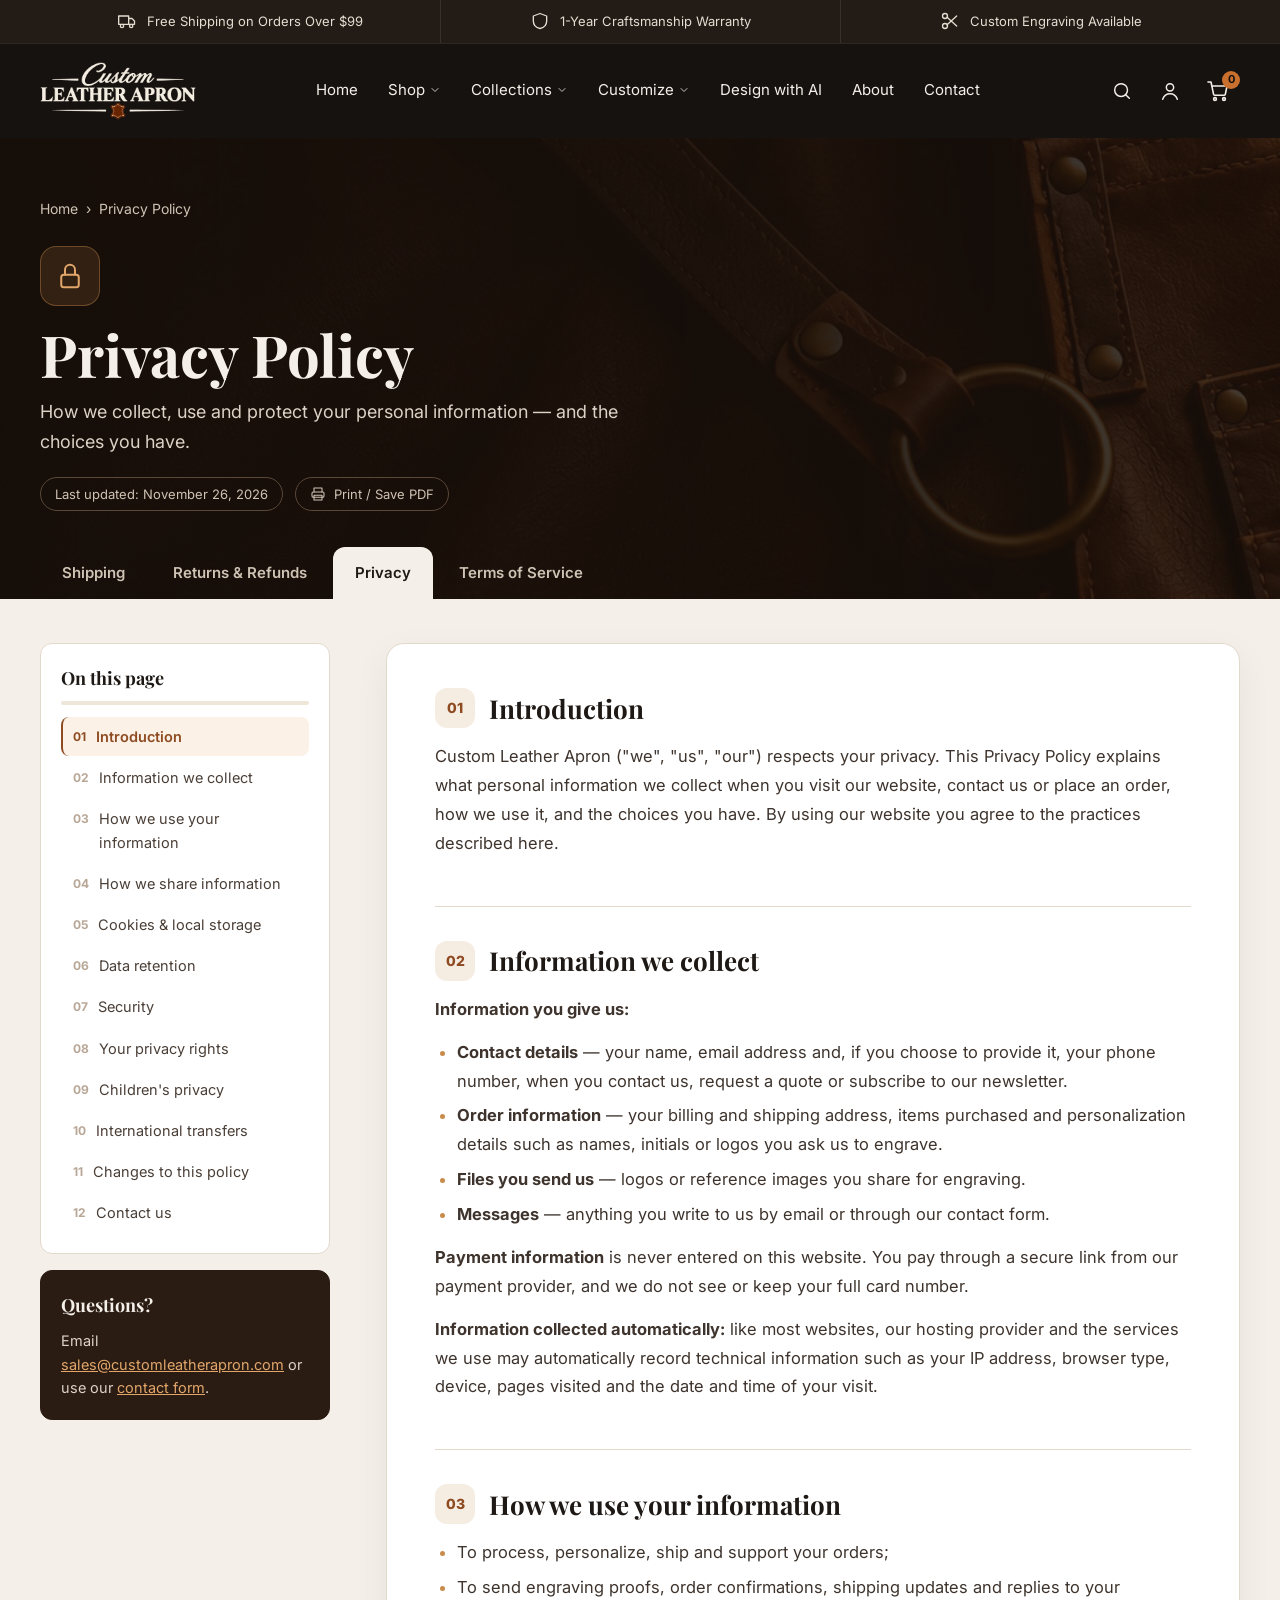
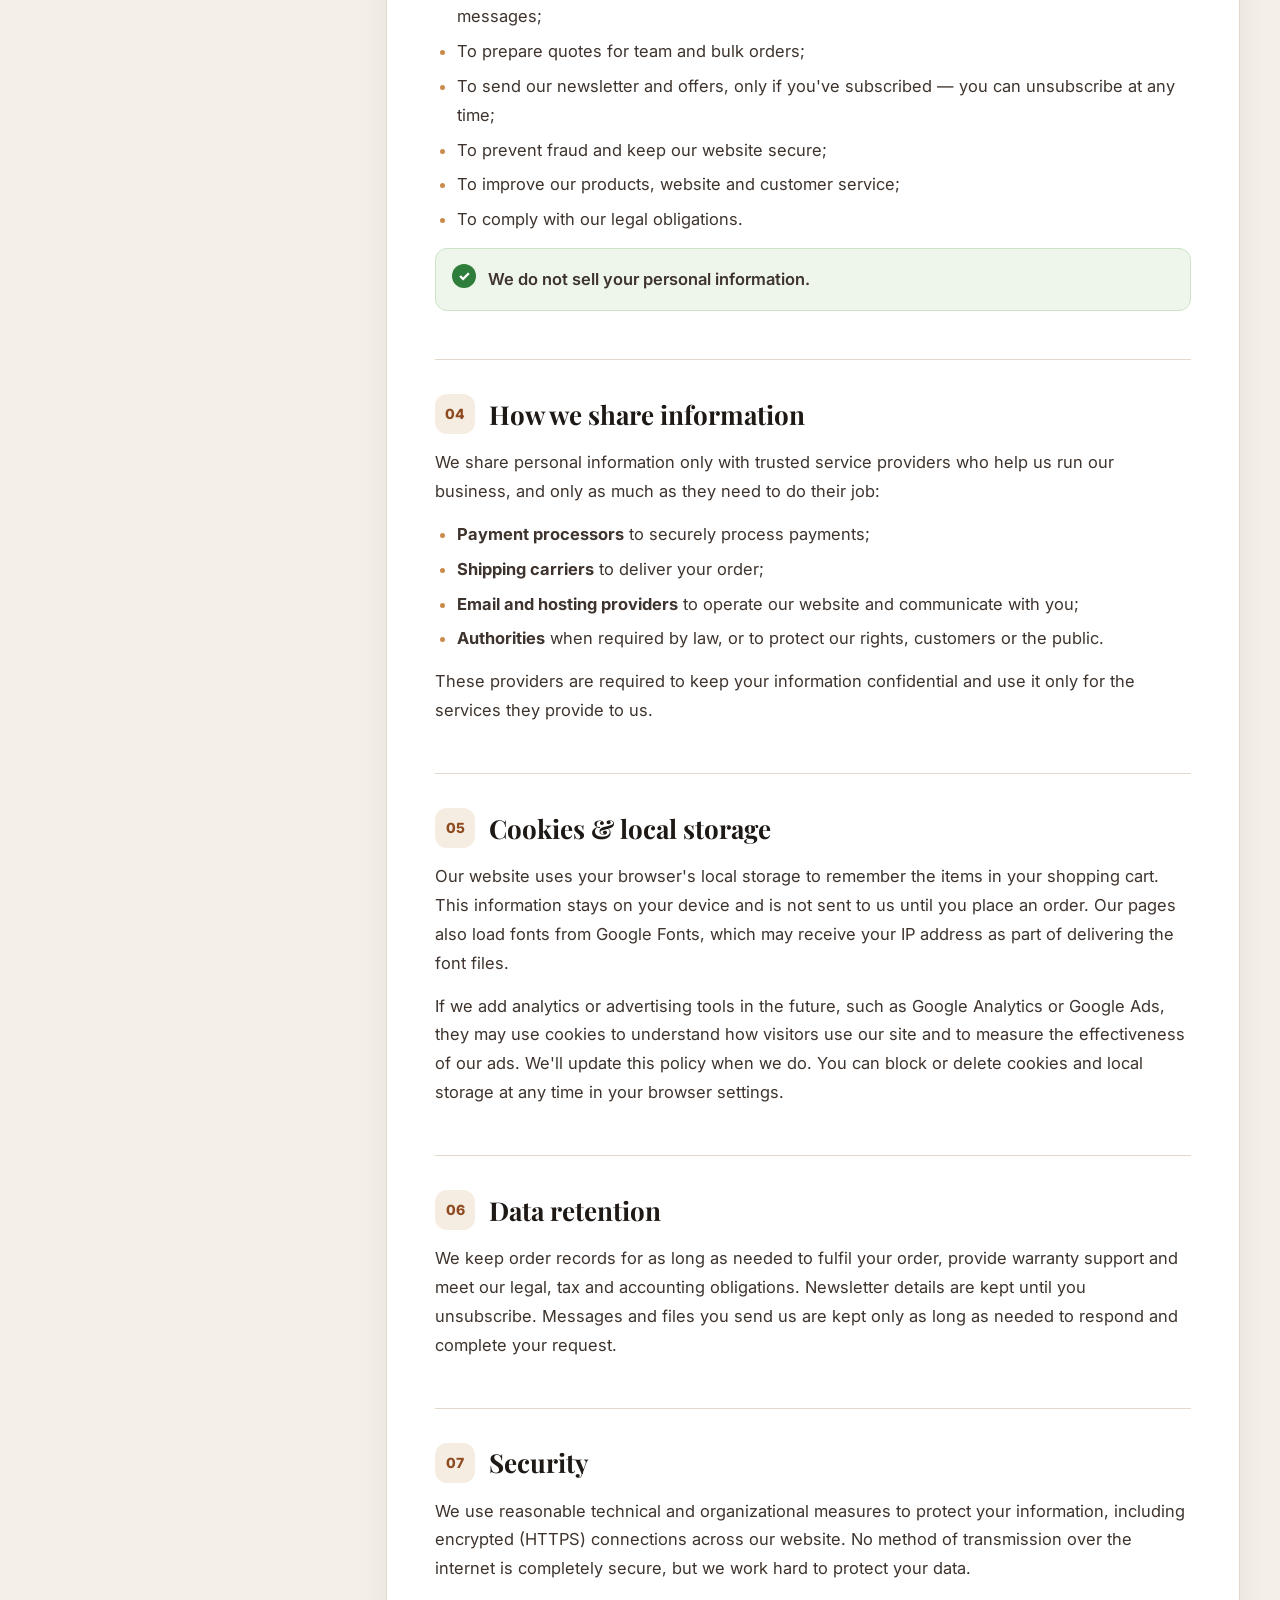
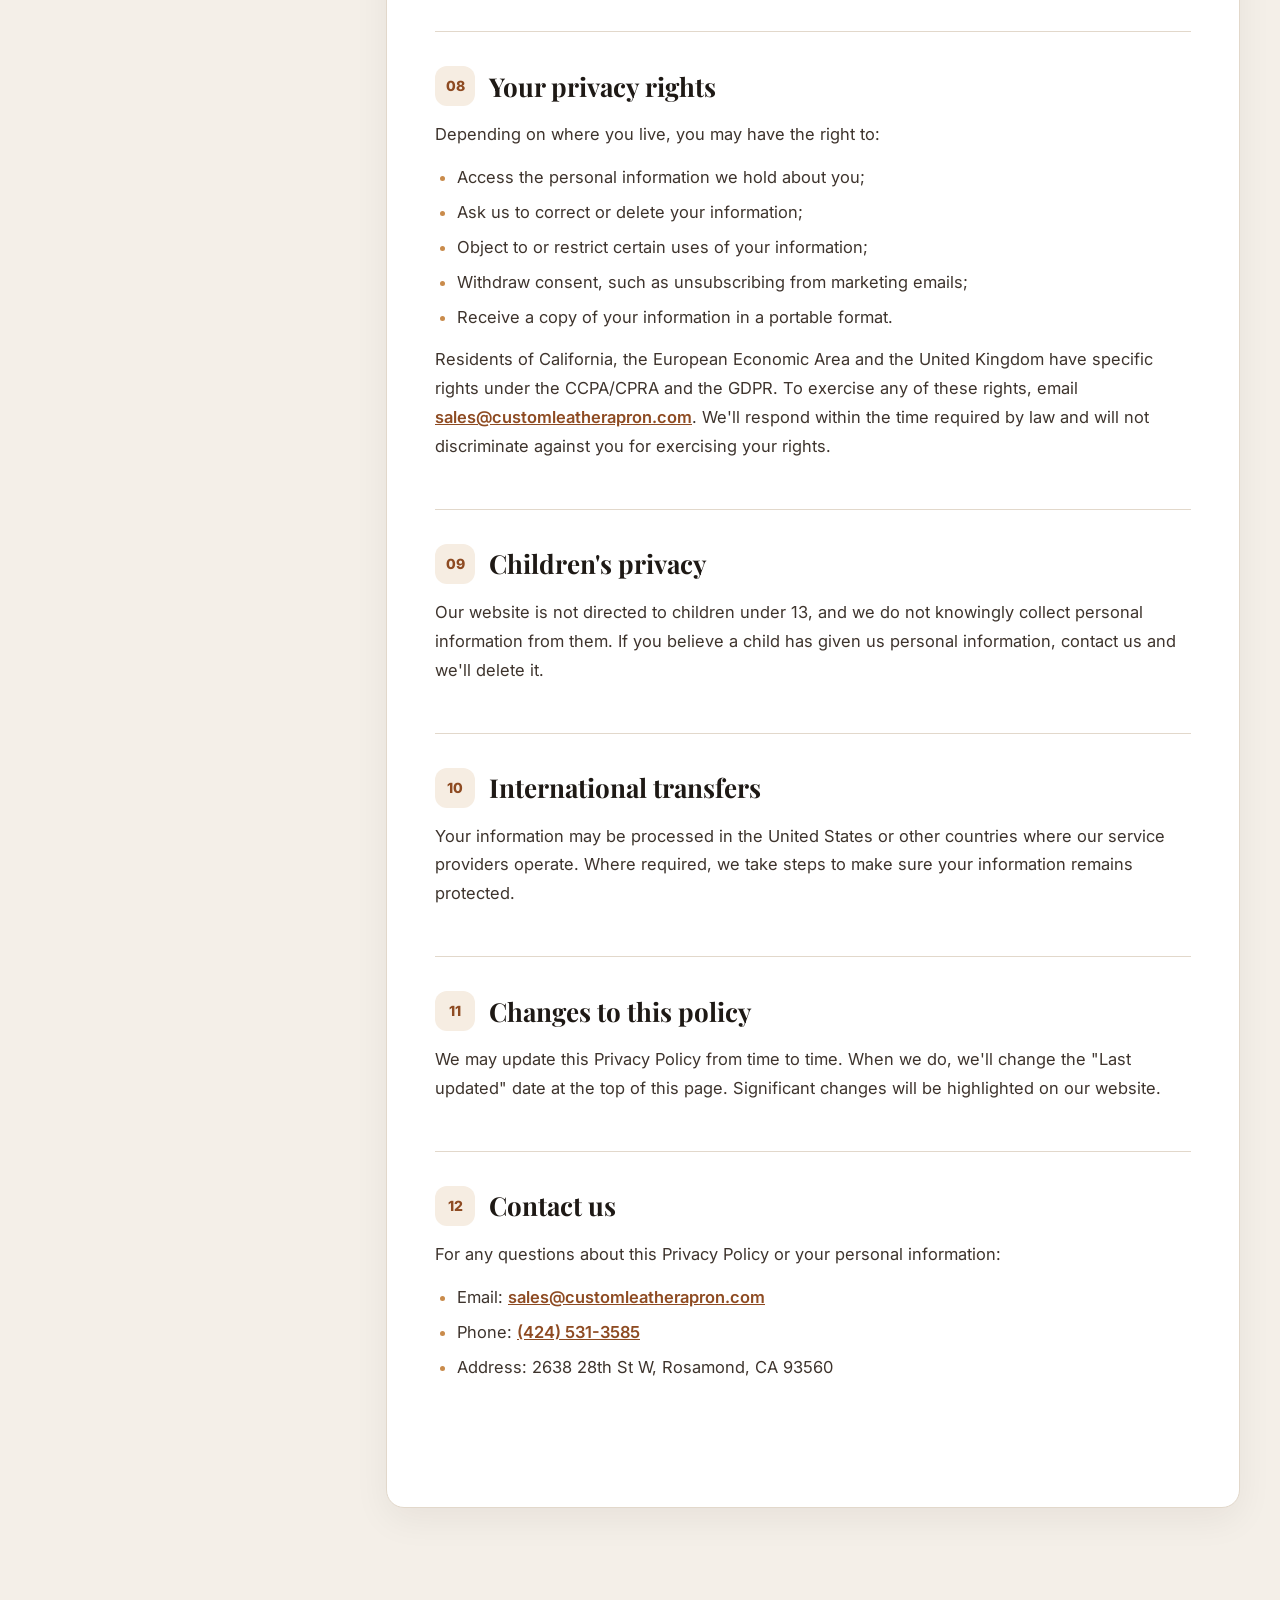
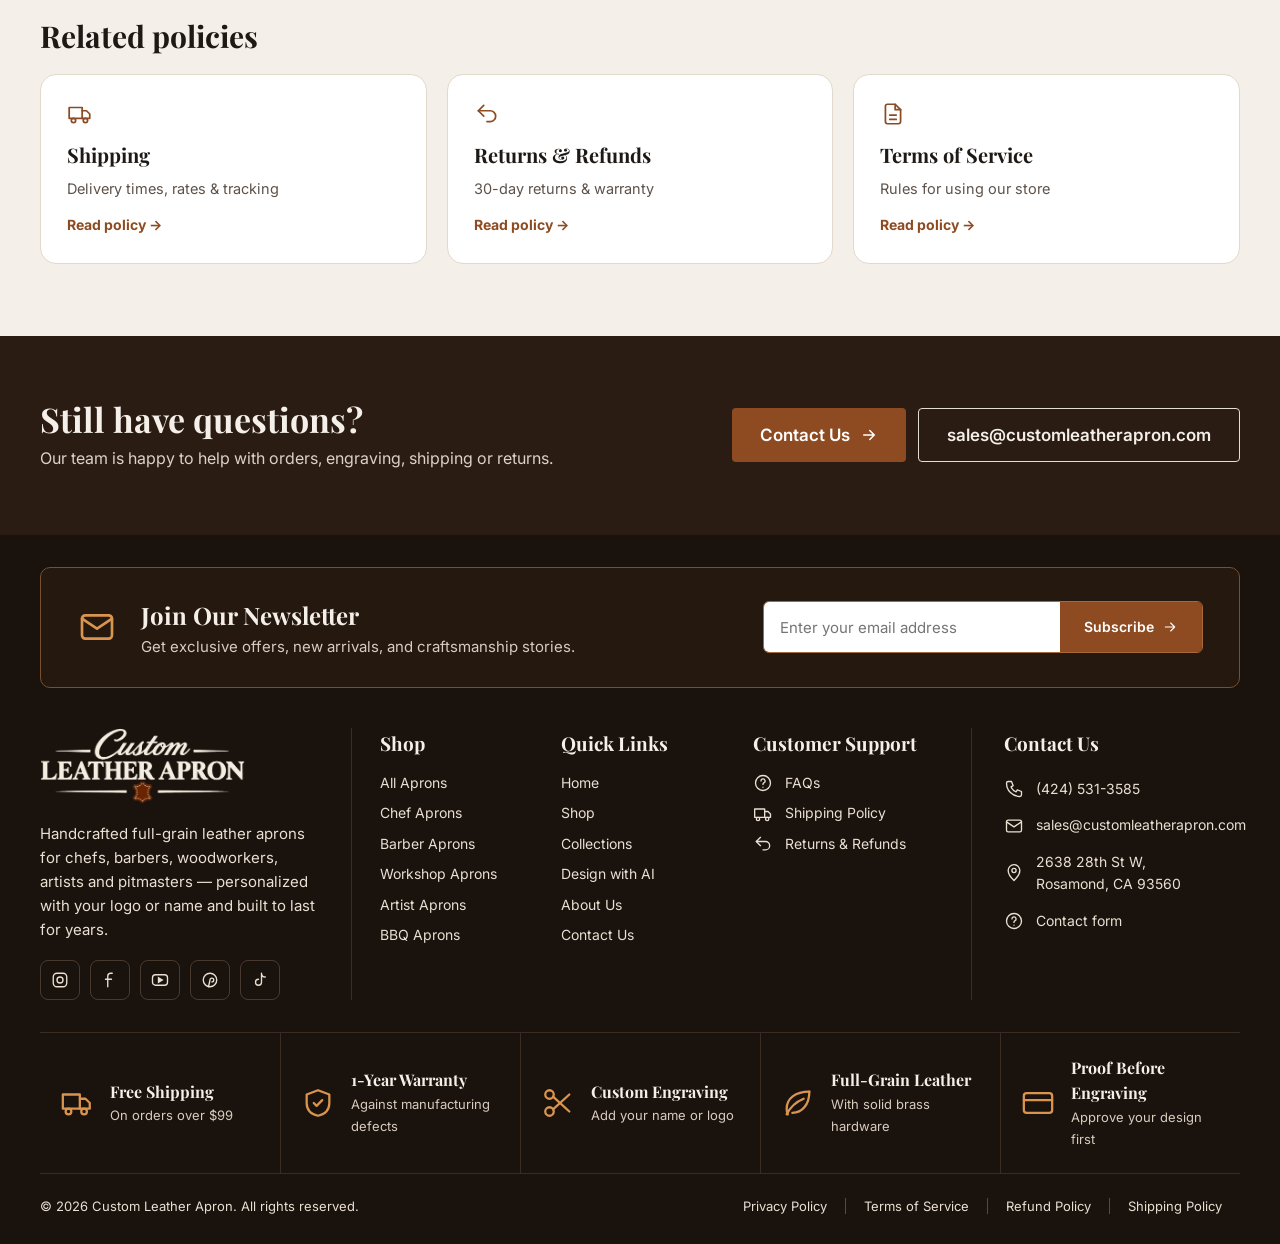
<file: privacy.html>
<!doctype html>
<html lang="en">
<head>
<meta charset="utf-8">
<meta name="viewport" content="width=device-width, initial-scale=1">
<!-- seo:start -->
<title>Privacy Policy | Custom Leather Apron</title>
<meta name="description" content="How Custom Leather Apron collects, uses and protects your personal information, and the privacy rights you have.">
<meta name="robots" content="index, follow">
<link rel="canonical" href="https://dawoodali110.github.io/custom-leather-apron/privacy.html">
<meta property="og:site_name" content="Custom Leather Apron">
<meta property="og:type" content="website">
<meta property="og:title" content="Privacy Policy | Custom Leather Apron">
<meta property="og:description" content="How Custom Leather Apron collects, uses and protects your personal information, and the privacy rights you have.">
<meta property="og:url" content="https://dawoodali110.github.io/custom-leather-apron/privacy.html">
<meta property="og:image" content="https://dawoodali110.github.io/custom-leather-apron/assets/img/hero-banner.jpg">
<meta name="twitter:card" content="summary_large_image">
<meta name="theme-color" content="#16120F">
<link rel="icon" href="favicon.ico" sizes="any">
<link rel="icon" href="assets/img/favicon-32.png" sizes="32x32" type="image/png">
<link rel="icon" href="assets/img/favicon-16.png" sizes="16x16" type="image/png">
<link rel="apple-touch-icon" href="assets/img/apple-touch-icon.png">
<link rel="manifest" href="site.webmanifest">
<script type="application/ld+json">{"@context": "https://schema.org", "@type": "BreadcrumbList", "itemListElement": [{"@type": "ListItem", "position": 1, "name": "Home", "item": "https://dawoodali110.github.io/custom-leather-apron/"}, {"@type": "ListItem", "position": 2, "name": "Privacy Policy", "item": "https://dawoodali110.github.io/custom-leather-apron/privacy.html"}]}</script>
<!-- seo:end -->
<link rel="preconnect" href="https://fonts.googleapis.com">
<link href="https://fonts.googleapis.com/css2?family=Playfair+Display:wght@600;700&family=Inter:wght@400;500;600;700&display=swap" rel="stylesheet">
<link rel="stylesheet" href="assets/styles.css?v=1795780708">
<script src="assets/config.js?v=1795780708" defer></script>
<script src="assets/db.js?v=1795780708" defer></script>
<script src="assets/site.js?v=1795780708" defer></script>
</head>
<body data-page="policy">
<div id="site-header"></div>
<main>
  <section class="policy-hero">
    <img class="ph-bg" src="assets/img/about-banner.jpg" alt="" aria-hidden="true">
    <div class="wrap">
      <nav class="crumbs" aria-label="Breadcrumb" style="color:#CFC3B4"><a href="index.html" style="color:#CFC3B4">Home</a><span aria-hidden="true">›</span><span>Privacy Policy</span></nav>
      <span class="ph-icon"><svg aria-hidden="true" width="30" height="30" viewBox="0 0 24 24" fill="none" stroke="currentColor" stroke-width="1.6" stroke-linecap="round" stroke-linejoin="round"><rect x="5" y="11" width="14" height="10" rx="2"/><path d="M8 11V7a4 4 0 0 1 8 0v4"/></svg></span>
      <h1>Privacy Policy</h1>
      <p>How we collect, use and protect your personal information — and the choices you have.</p>
      <div class="ph-meta"><div class="policy-updated">Last updated: November 26, 2026</div><button type="button" class="ph-print" onclick="window.print()"><svg aria-hidden="true" width="16" height="16" viewBox="0 0 24 24" fill="none" stroke="currentColor" stroke-width="1.6" stroke-linecap="round" stroke-linejoin="round"><path d="M6 9V3h12v6"/><rect x="3" y="9" width="18" height="8" rx="2"/><path d="M6 14h12v7H6z"/></svg> Print / Save PDF</button></div>
      <nav class="policy-tabs" aria-label="Store policies"><a href="shipping.html">Shipping</a><a href="returns.html">Returns & Refunds</a><a href="privacy.html" class="on" aria-current="page">Privacy</a><a href="terms.html">Terms of Service</a></nav>
    </div>
  </section>
  <div class="wrap policy-layout">
    <aside class="policy-side">
      <div class="policy-box">
        <b>On this page</b><div class="read-bar" aria-hidden="true"><span id="read-bar"></span></div>
        <ol><li><a href="#intro">Introduction</a></li><li><a href="#collect">Information we collect</a></li><li><a href="#use">How we use your information</a></li><li><a href="#share">How we share information</a></li><li><a href="#cookies">Cookies &amp; local storage</a></li><li><a href="#retention">Data retention</a></li><li><a href="#security">Security</a></li><li><a href="#rights">Your privacy rights</a></li><li><a href="#children">Children&#x27;s privacy</a></li><li><a href="#intl">International transfers</a></li><li><a href="#changes">Changes to this policy</a></li><li><a href="#contact">Contact us</a></li></ol>
      </div>
      <div class="policy-box dark">
        <b>Questions?</b>
        <p>Email <a href="mailto:sales@customleatherapron.com">sales@customleatherapron.com</a> or use our <a href="contact.html">contact form</a>.</p>
      </div>
    </aside>
    <article class="policy-body doc">
      <section id="intro"><h2>Introduction</h2>
<p>Custom Leather Apron ("we", "us", "our") respects your privacy. This Privacy Policy explains what personal information we collect when you visit our website, contact us or place an order, how we use it, and the choices you have. By using our website you agree to the practices described here.</p>
      </section>
      <section id="collect"><h2>Information we collect</h2>
<p><b>Information you give us:</b></p>
<ul>
<li><b>Contact details</b> — your name, email address and, if you choose to provide it, your phone number, when you contact us, request a quote or subscribe to our newsletter.</li>
<li><b>Order information</b> — your billing and shipping address, items purchased and personalization details such as names, initials or logos you ask us to engrave.</li>
<li><b>Files you send us</b> — logos or reference images you share for engraving.</li>
<li><b>Messages</b> — anything you write to us by email or through our contact form.</li>
</ul>
<p><b>Payment information</b> is never entered on this website. You pay through a secure link from our payment provider, and we do not see or keep your full card number.</p>
<p><b>Information collected automatically:</b> like most websites, our hosting provider and the services we use may automatically record technical information such as your IP address, browser type, device, pages visited and the date and time of your visit.</p>
      </section>
      <section id="use"><h2>How we use your information</h2>
<ul>
<li>To process, personalize, ship and support your orders;</li>
<li>To send engraving proofs, order confirmations, shipping updates and replies to your messages;</li>
<li>To prepare quotes for team and bulk orders;</li>
<li>To send our newsletter and offers, only if you've subscribed — you can unsubscribe at any time;</li>
<li>To prevent fraud and keep our website secure;</li>
<li>To improve our products, website and customer service;</li>
<li>To comply with our legal obligations.</li>
</ul>
<p class="callout ok">We do not sell your personal information.</p>
      </section>
      <section id="share"><h2>How we share information</h2>
<p>We share personal information only with trusted service providers who help us run our business, and only as much as they need to do their job:</p>
<ul>
<li><b>Payment processors</b> to securely process payments;</li>
<li><b>Shipping carriers</b> to deliver your order;</li>
<li><b>Email and hosting providers</b> to operate our website and communicate with you;</li>
<li><b>Authorities</b> when required by law, or to protect our rights, customers or the public.</li>
</ul>
<p>These providers are required to keep your information confidential and use it only for the services they provide to us.</p>
      </section>
      <section id="cookies"><h2>Cookies &amp; local storage</h2>
<p>Our website uses your browser's local storage to remember the items in your shopping cart. This information stays on your device and is not sent to us until you place an order. Our pages also load fonts from Google Fonts, which may receive your IP address as part of delivering the font files.</p>
<p>If we add analytics or advertising tools in the future, such as Google Analytics or Google Ads, they may use cookies to understand how visitors use our site and to measure the effectiveness of our ads. We'll update this policy when we do. You can block or delete cookies and local storage at any time in your browser settings.</p>
      </section>
      <section id="retention"><h2>Data retention</h2>
<p>We keep order records for as long as needed to fulfil your order, provide warranty support and meet our legal, tax and accounting obligations. Newsletter details are kept until you unsubscribe. Messages and files you send us are kept only as long as needed to respond and complete your request.</p>
      </section>
      <section id="security"><h2>Security</h2>
<p>We use reasonable technical and organizational measures to protect your information, including encrypted (HTTPS) connections across our website. No method of transmission over the internet is completely secure, but we work hard to protect your data.</p>
      </section>
      <section id="rights"><h2>Your privacy rights</h2>
<p>Depending on where you live, you may have the right to:</p>
<ul>
<li>Access the personal information we hold about you;</li>
<li>Ask us to correct or delete your information;</li>
<li>Object to or restrict certain uses of your information;</li>
<li>Withdraw consent, such as unsubscribing from marketing emails;</li>
<li>Receive a copy of your information in a portable format.</li>
</ul>
<p>Residents of California, the European Economic Area and the United Kingdom have specific rights under the CCPA/CPRA and the GDPR. To exercise any of these rights, email <a href="mailto:sales@customleatherapron.com">sales@customleatherapron.com</a>. We'll respond within the time required by law and will not discriminate against you for exercising your rights.</p>
      </section>
      <section id="children"><h2>Children&#x27;s privacy</h2>
<p>Our website is not directed to children under 13, and we do not knowingly collect personal information from them. If you believe a child has given us personal information, contact us and we'll delete it.</p>
      </section>
      <section id="intl"><h2>International transfers</h2>
<p>Your information may be processed in the United States or other countries where our service providers operate. Where required, we take steps to make sure your information remains protected.</p>
      </section>
      <section id="changes"><h2>Changes to this policy</h2>
<p>We may update this Privacy Policy from time to time. When we do, we'll change the "Last updated" date at the top of this page. Significant changes will be highlighted on our website.</p>
      </section>
      <section id="contact"><h2>Contact us</h2>
<p>For any questions about this Privacy Policy or your personal information:</p>
<ul><li>Email: <a href="mailto:sales@customleatherapron.com">sales@customleatherapron.com</a></li><li>Phone: <a href="tel:+14245313585">(424) 531-3585</a></li><li>Address: 2638 28th St W, Rosamond, CA 93560</li></ul>
      </section>

    </article>
  </div>
  <section class="policy-related">
    <div class="wrap">
      <h2>Related policies</h2>
      <div class="rel-grid"><a class="rel-card" href="shipping.html"><svg aria-hidden="true" width="26" height="26" viewBox="0 0 24 24" fill="none" stroke="currentColor" stroke-width="1.6" stroke-linecap="round" stroke-linejoin="round"><path d="M2 6h12v10H2z"/><path d="M14 9h4l3 3v4h-7"/><circle cx="6" cy="18" r="2"/><circle cx="17" cy="18" r="2"/></svg><b>Shipping</b><span>Delivery times, rates & tracking</span><i>Read policy →</i></a><a class="rel-card" href="returns.html"><svg aria-hidden="true" width="26" height="26" viewBox="0 0 24 24" fill="none" stroke="currentColor" stroke-width="1.6" stroke-linecap="round" stroke-linejoin="round"><path d="M9 14L4 9l5-5"/><path d="M4 9h11a5 5 0 0 1 0 10h-3"/></svg><b>Returns & Refunds</b><span>30-day returns & warranty</span><i>Read policy →</i></a><a class="rel-card" href="terms.html"><svg aria-hidden="true" width="26" height="26" viewBox="0 0 24 24" fill="none" stroke="currentColor" stroke-width="1.6" stroke-linecap="round" stroke-linejoin="round"><path d="M14 3H7a2 2 0 0 0-2 2v14a2 2 0 0 0 2 2h10a2 2 0 0 0 2-2V8z"/><path d="M14 3v5h5M9 13h6M9 17h6"/></svg><b>Terms of Service</b><span>Rules for using our store</span><i>Read policy →</i></a></div>
    </div>
  </section>
  <section class="policy-cta">
    <div class="wrap">
      <div><h2>Still have questions?</h2><p>Our team is happy to help with orders, engraving, shipping or returns.</p></div>
      <div class="pc-actions"><a class="btn btn-primary" href="contact.html">Contact Us <svg aria-hidden="true" width="18" height="18" viewBox="0 0 24 24" fill="none" stroke="currentColor" stroke-width="2" stroke-linecap="round"><path d="M5 12h14M13 6l6 6-6 6"/></svg></a><a class="btn btn-outline" href="mailto:sales@customleatherapron.com">sales@customleatherapron.com</a></div>
    </div>
  </section>
</main>
<div id="site-footer"></div>
</body>
</html>
</file>
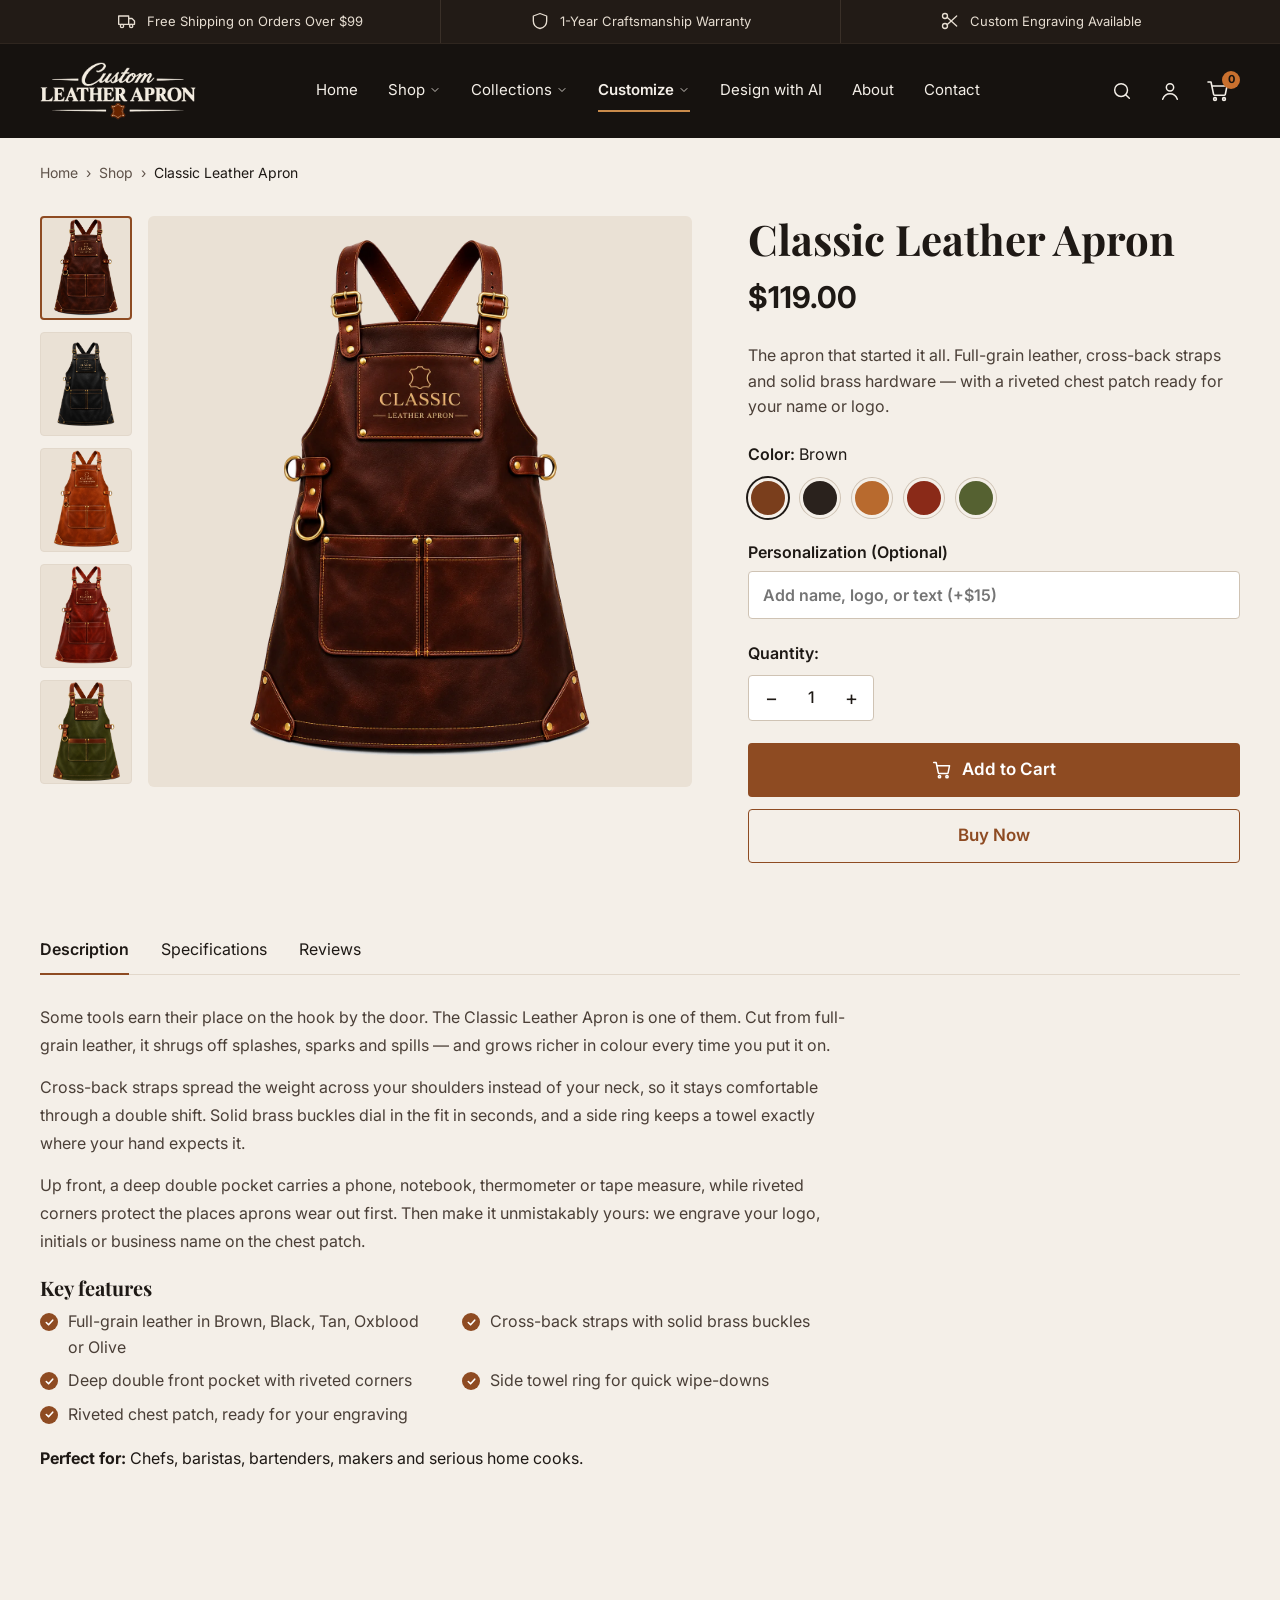
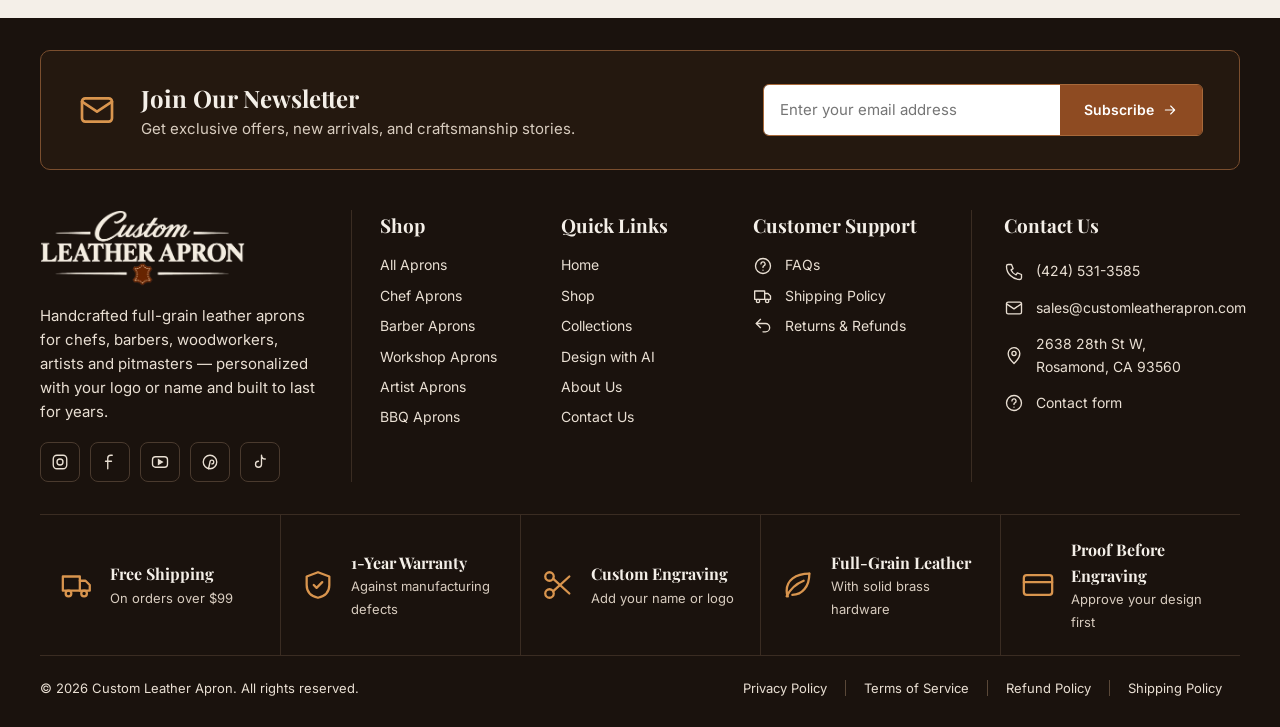
<file: product.html>
<!doctype html>
<html lang="en">
<head>
<meta charset="utf-8">
<meta name="viewport" content="width=device-width, initial-scale=1">
<!-- seo:start -->
<title>Classic Leather Apron — Full-Grain, Personalized</title>
<meta name="description" content="The Classic Leather Apron: full-grain leather, cross-back straps, solid brass buckles and a riveted chest patch engraved with your logo or name.">
<meta name="robots" content="index, follow">
<link rel="canonical" href="https://dawoodali110.github.io/custom-leather-apron/product.html?id=classic">
<meta property="og:site_name" content="Custom Leather Apron">
<meta property="og:type" content="product">
<meta property="og:title" content="Classic Leather Apron — Full-Grain, Personalized">
<meta property="og:description" content="The Classic Leather Apron: full-grain leather, cross-back straps, solid brass buckles and a riveted chest patch engraved with your logo or name.">
<meta property="og:url" content="https://dawoodali110.github.io/custom-leather-apron/product.html?id=classic">
<meta property="og:image" content="https://dawoodali110.github.io/custom-leather-apron/assets/img/hero-banner.jpg">
<meta property="og:locale" content="en_US">
<meta name="twitter:card" content="summary_large_image">
<meta name="twitter:title" content="Classic Leather Apron — Full-Grain, Personalized">
<meta name="twitter:description" content="The Classic Leather Apron: full-grain leather, cross-back straps, solid brass buckles and a riveted chest patch engraved with your logo or name.">
<meta name="twitter:image" content="https://dawoodali110.github.io/custom-leather-apron/assets/img/hero-banner.jpg">
<meta name="theme-color" content="#16120F">
<link rel="icon" href="favicon.ico" sizes="any">
<link rel="icon" href="assets/img/favicon-32.png" sizes="32x32" type="image/png">
<link rel="icon" href="assets/img/favicon-16.png" sizes="16x16" type="image/png">
<link rel="apple-touch-icon" href="assets/img/apple-touch-icon.png">
<link rel="manifest" href="site.webmanifest">
<!-- seo:end -->
<link rel="preconnect" href="https://fonts.googleapis.com">
<link href="https://fonts.googleapis.com/css2?family=Playfair+Display:wght@600;700&family=Inter:wght@400;500;600;700&display=swap" rel="stylesheet">
<link rel="stylesheet" href="assets/styles.css?v=1795780708">
<script src="assets/config.js?v=1795780708" defer></script>
<script src="assets/db.js?v=1795780708" defer></script>
<script src="assets/site.js?v=1795780708" defer></script>
</head>
<body data-page="customize">
<div id="site-header"></div>
<main class="wrap" style="padding-bottom:104px">
  <nav class="crumbs" aria-label="Breadcrumb"><a href="index.html">Home</a><span aria-hidden="true">›</span><a href="shop.html">Shop</a><span aria-hidden="true">›</span><span id="p-crumb" style="color:var(--ink)"></span></nav>
  <div class="pdp">
    <div class="gallery">
      <div class="thumbs" id="p-thumbs"></div>
      <div class="main-img" id="p-main"></div>
    </div>
    <div class="buybox">
      <div>
        <h1 id="p-name" style="font-size:42px;margin-bottom:8px"></h1>
        
        <div id="p-price" style="font-size:30px;font-weight:700;margin-top:10px"></div>
      </div>
      <p id="p-desc" style="margin:0;color:#4A3F37"></p>
      <div>
        <div style="font-weight:600;margin-bottom:10px">Color: <span id="p-color" style="font-weight:400"></span></div>
        <div id="p-swatches" style="display:flex;gap:12px"></div>
      </div>
      <label class="field" style="font-size:16px;font-weight:600">Personalization (Optional)
        <input id="p-text" class="input" type="text" maxlength="16" placeholder="Add name, logo, or text (+$15)">
      </label>
      <div>
        <div style="font-weight:600;margin-bottom:8px">Quantity:</div>
        <div class="qty"><button type="button" id="p-dec" aria-label="Decrease quantity">−</button><span id="p-qty" aria-live="polite">1</span><button type="button" id="p-inc" aria-label="Increase quantity">+</button></div>
      </div>
      <div style="display:flex;flex-direction:column;gap:12px">
        <button type="button" id="p-add" class="btn btn-primary"><svg aria-hidden="true" width="20" height="20" viewBox="0 0 24 24" fill="none" stroke="currentColor" stroke-width="1.8" stroke-linecap="round" stroke-linejoin="round"><circle cx="9" cy="20" r="1.4"/><circle cx="18" cy="20" r="1.4"/><path d="M2 3h3l2.6 12.4a1 1 0 0 0 1 .8h9.7a1 1 0 0 0 1-.8L21 7H6"/></svg> Add to Cart</button>
        <button type="button" id="p-buy" class="btn btn-outline-dark">Buy Now</button>
      </div>
    </div>
  </div>
  <section style="margin-top:64px">
    <div class="tabs" role="tablist">
      <button type="button" role="tab" data-tab="desc">Description</button>
      <button type="button" role="tab" data-tab="spec">Specifications</button>
      <button type="button" role="tab" data-tab="rev" id="tab-rev">Reviews</button>
    </div>
    <div style="padding:28px 0;max-width:820px;color:#4A3F37">
      <div data-panel="desc" id="p-long" class="p-long"></div>
      <dl data-panel="spec" class="hidden p-specs" id="p-specs"></dl>
      <div data-panel="rev" class="hidden"><p style="margin:0">Customer reviews will appear here once your store is connected to a review service. Bought this apron? We'd love to hear how it's wearing in — <a href="contact.html">tell us</a>.</p></div>
    </div>
  </section>
</main>
<div id="site-footer"></div>
</body>
</html>
</file>
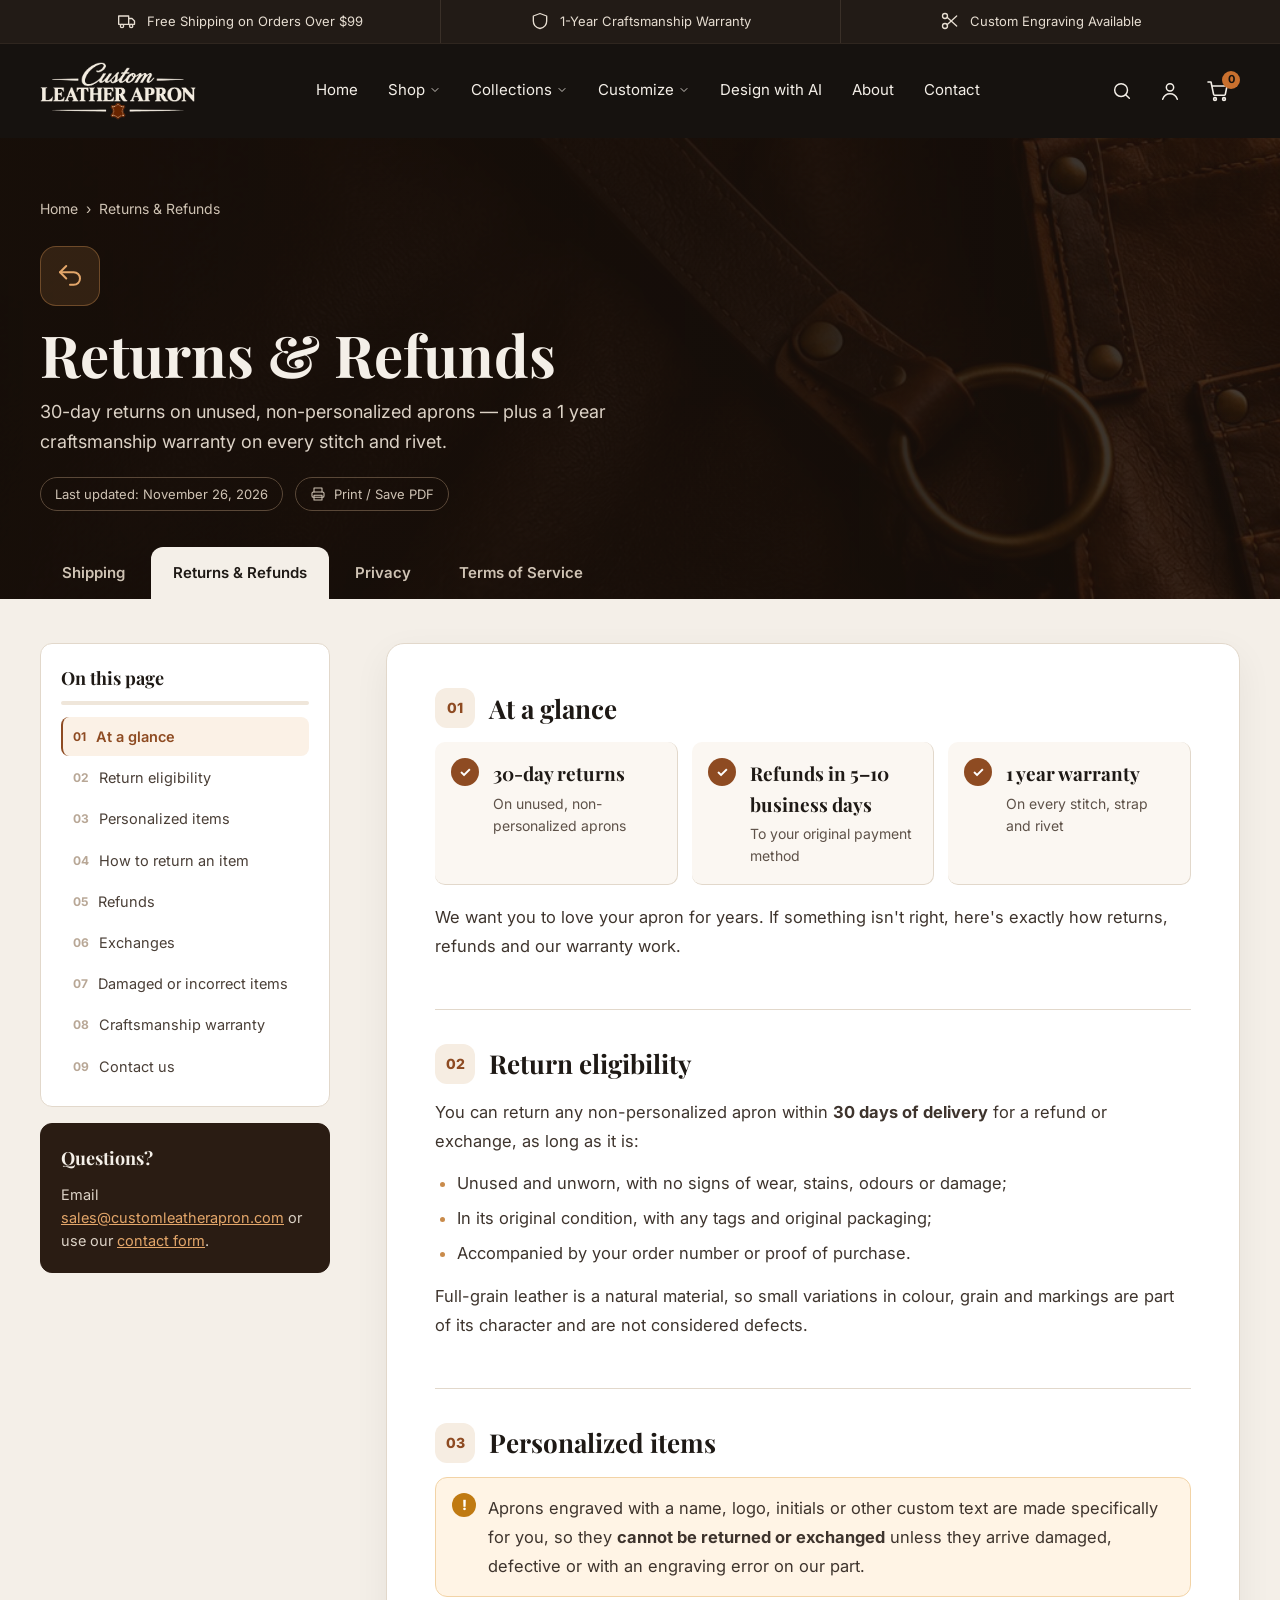
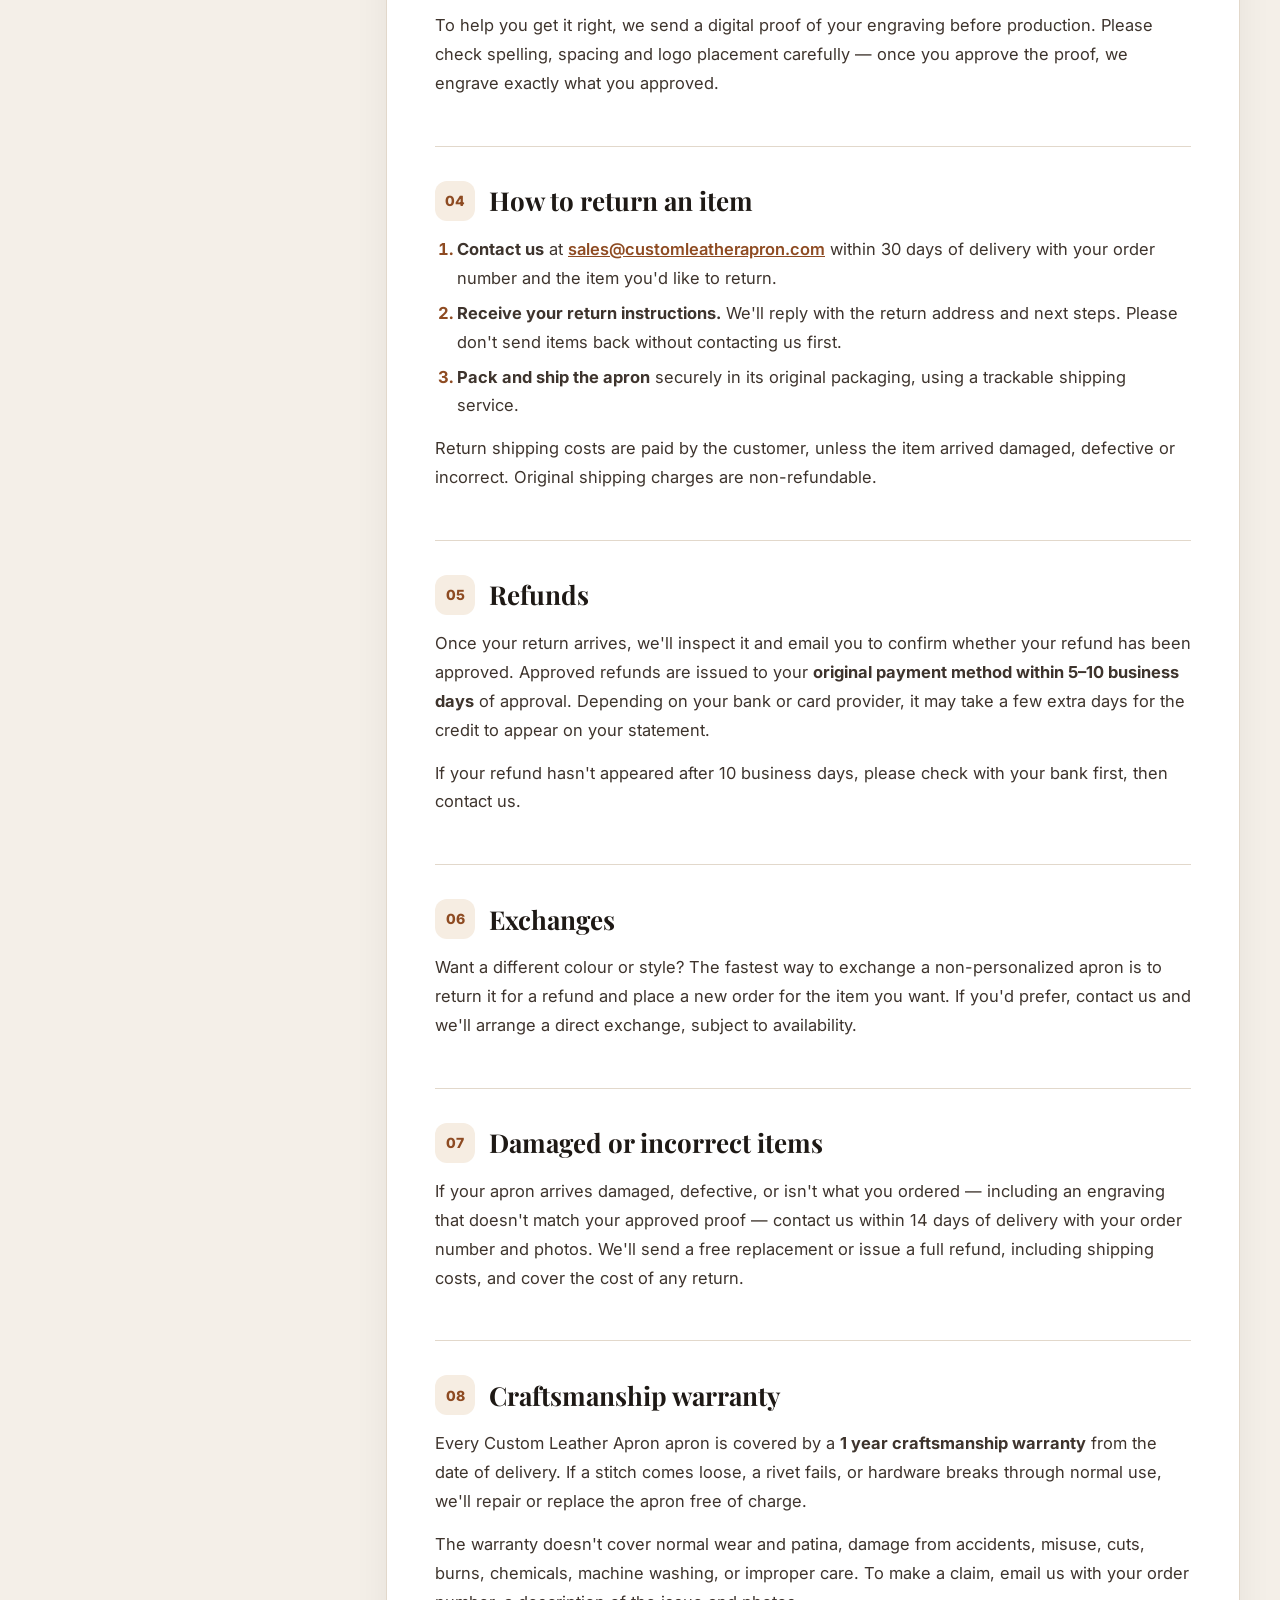
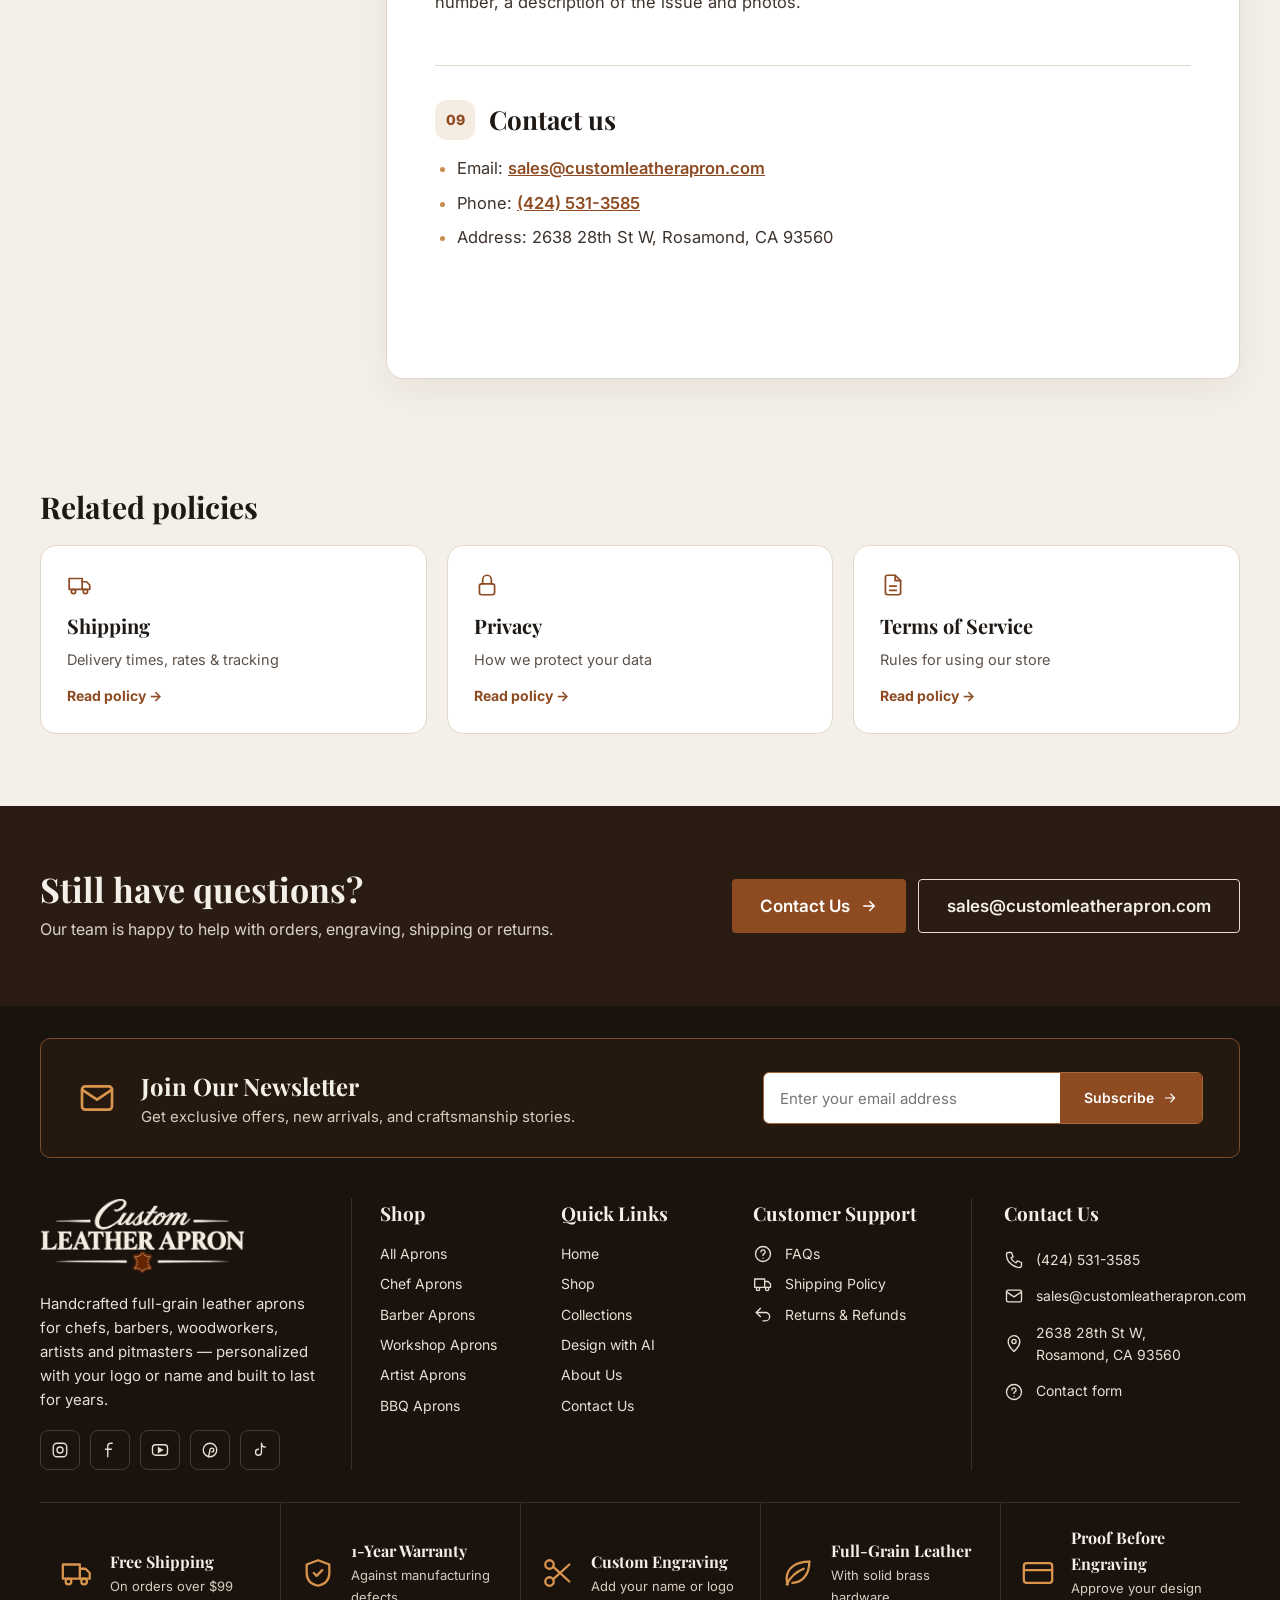
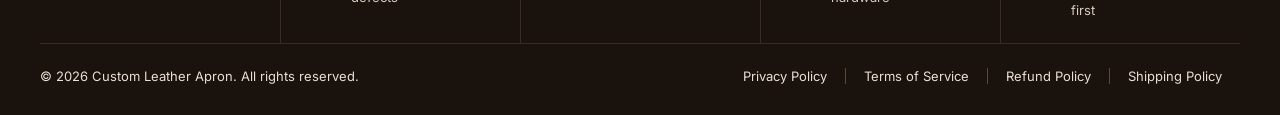
<file: returns.html>
<!doctype html>
<html lang="en">
<head>
<meta charset="utf-8">
<meta name="viewport" content="width=device-width, initial-scale=1">
<!-- seo:start -->
<title>Returns, Refunds &amp; Warranty Policy | Custom Leather Apron</title>
<meta name="description" content="30-day returns on unused, non-personalized aprons, refunds to your original payment method, and a 1 year craftsmanship warranty.">
<meta name="robots" content="index, follow">
<link rel="canonical" href="https://dawoodali110.github.io/custom-leather-apron/returns.html">
<meta property="og:site_name" content="Custom Leather Apron">
<meta property="og:type" content="website">
<meta property="og:title" content="Returns, Refunds &amp; Warranty Policy | Custom Leather Apron">
<meta property="og:description" content="30-day returns on unused, non-personalized aprons, refunds to your original payment method, and a 1 year craftsmanship warranty.">
<meta property="og:url" content="https://dawoodali110.github.io/custom-leather-apron/returns.html">
<meta property="og:image" content="https://dawoodali110.github.io/custom-leather-apron/assets/img/hero-banner.jpg">
<meta name="twitter:card" content="summary_large_image">
<meta name="theme-color" content="#16120F">
<link rel="icon" href="favicon.ico" sizes="any">
<link rel="icon" href="assets/img/favicon-32.png" sizes="32x32" type="image/png">
<link rel="icon" href="assets/img/favicon-16.png" sizes="16x16" type="image/png">
<link rel="apple-touch-icon" href="assets/img/apple-touch-icon.png">
<link rel="manifest" href="site.webmanifest">
<script type="application/ld+json">{"@context": "https://schema.org", "@type": "BreadcrumbList", "itemListElement": [{"@type": "ListItem", "position": 1, "name": "Home", "item": "https://dawoodali110.github.io/custom-leather-apron/"}, {"@type": "ListItem", "position": 2, "name": "Returns & Refunds", "item": "https://dawoodali110.github.io/custom-leather-apron/returns.html"}]}</script><script type="application/ld+json">{"@context": "https://schema.org", "@type": "MerchantReturnPolicy", "name": "Returns & Refunds", "url": "https://dawoodali110.github.io/custom-leather-apron/returns.html", "applicableCountry": "US", "returnPolicyCategory": "https://schema.org/MerchantReturnFiniteReturnWindow", "merchantReturnDays": 30, "returnMethod": "https://schema.org/ReturnByMail", "returnFees": "https://schema.org/ReturnShippingFees", "refundType": "https://schema.org/FullRefund"}</script>
<!-- seo:end -->
<link rel="preconnect" href="https://fonts.googleapis.com">
<link href="https://fonts.googleapis.com/css2?family=Playfair+Display:wght@600;700&family=Inter:wght@400;500;600;700&display=swap" rel="stylesheet">
<link rel="stylesheet" href="assets/styles.css?v=1795780708">
<script src="assets/config.js?v=1795780708" defer></script>
<script src="assets/db.js?v=1795780708" defer></script>
<script src="assets/site.js?v=1795780708" defer></script>
</head>
<body data-page="policy">
<div id="site-header"></div>
<main>
  <section class="policy-hero">
    <img class="ph-bg" src="assets/img/about-banner.jpg" alt="" aria-hidden="true">
    <div class="wrap">
      <nav class="crumbs" aria-label="Breadcrumb" style="color:#CFC3B4"><a href="index.html" style="color:#CFC3B4">Home</a><span aria-hidden="true">›</span><span>Returns &amp; Refunds</span></nav>
      <span class="ph-icon"><svg aria-hidden="true" width="30" height="30" viewBox="0 0 24 24" fill="none" stroke="currentColor" stroke-width="1.6" stroke-linecap="round" stroke-linejoin="round"><path d="M9 14L4 9l5-5"/><path d="M4 9h11a5 5 0 0 1 0 10h-3"/></svg></span>
      <h1>Returns &amp; Refunds</h1>
      <p>30-day returns on unused, non-personalized aprons — plus a 1 year craftsmanship warranty on every stitch and rivet.</p>
      <div class="ph-meta"><div class="policy-updated">Last updated: November 26, 2026</div><button type="button" class="ph-print" onclick="window.print()"><svg aria-hidden="true" width="16" height="16" viewBox="0 0 24 24" fill="none" stroke="currentColor" stroke-width="1.6" stroke-linecap="round" stroke-linejoin="round"><path d="M6 9V3h12v6"/><rect x="3" y="9" width="18" height="8" rx="2"/><path d="M6 14h12v7H6z"/></svg> Print / Save PDF</button></div>
      <nav class="policy-tabs" aria-label="Store policies"><a href="shipping.html">Shipping</a><a href="returns.html" class="on" aria-current="page">Returns & Refunds</a><a href="privacy.html">Privacy</a><a href="terms.html">Terms of Service</a></nav>
    </div>
  </section>
  <div class="wrap policy-layout">
    <aside class="policy-side">
      <div class="policy-box">
        <b>On this page</b><div class="read-bar" aria-hidden="true"><span id="read-bar"></span></div>
        <ol><li><a href="#overview">At a glance</a></li><li><a href="#eligibility">Return eligibility</a></li><li><a href="#personalized">Personalized items</a></li><li><a href="#how">How to return an item</a></li><li><a href="#refunds">Refunds</a></li><li><a href="#exchanges">Exchanges</a></li><li><a href="#damaged">Damaged or incorrect items</a></li><li><a href="#warranty">Craftsmanship warranty</a></li><li><a href="#contact">Contact us</a></li></ol>
      </div>
      <div class="policy-box dark">
        <b>Questions?</b>
        <p>Email <a href="mailto:sales@customleatherapron.com">sales@customleatherapron.com</a> or use our <a href="contact.html">contact form</a>.</p>
      </div>
    </aside>
    <article class="policy-body doc">
      <section id="overview"><h2>At a glance</h2>
<div class="policy-cards">
  <div><b>30-day returns</b><span>On unused, non-personalized aprons</span></div>
  <div><b>Refunds in 5–10 business days</b><span>To your original payment method</span></div>
  <div><b>1 year warranty</b><span>On every stitch, strap and rivet</span></div>
</div>
<p>We want you to love your apron for years. If something isn't right, here's exactly how returns, refunds and our warranty work.</p>
      </section>
      <section id="eligibility"><h2>Return eligibility</h2>
<p>You can return any non-personalized apron within <b>30 days of delivery</b> for a refund or exchange, as long as it is:</p>
<ul>
<li>Unused and unworn, with no signs of wear, stains, odours or damage;</li>
<li>In its original condition, with any tags and original packaging;</li>
<li>Accompanied by your order number or proof of purchase.</li>
</ul>
<p>Full-grain leather is a natural material, so small variations in colour, grain and markings are part of its character and are not considered defects.</p>
      </section>
      <section id="personalized"><h2>Personalized items</h2>
<p class="callout warn">Aprons engraved with a name, logo, initials or other custom text are made specifically for you, so they <b>cannot be returned or exchanged</b> unless they arrive damaged, defective or with an engraving error on our part.</p>
<p>To help you get it right, we send a digital proof of your engraving before production. Please check spelling, spacing and logo placement carefully — once you approve the proof, we engrave exactly what you approved.</p>
      </section>
      <section id="how"><h2>How to return an item</h2>
<ol>
<li><b>Contact us</b> at <a href="mailto:sales@customleatherapron.com">sales@customleatherapron.com</a> within 30 days of delivery with your order number and the item you'd like to return.</li>
<li><b>Receive your return instructions.</b> We'll reply with the return address and next steps. Please don't send items back without contacting us first.</li>
<li><b>Pack and ship the apron</b> securely in its original packaging, using a trackable shipping service.</li>
</ol>
<p>Return shipping costs are paid by the customer, unless the item arrived damaged, defective or incorrect. Original shipping charges are non-refundable.</p>
      </section>
      <section id="refunds"><h2>Refunds</h2>
<p>Once your return arrives, we'll inspect it and email you to confirm whether your refund has been approved. Approved refunds are issued to your <b>original payment method within 5–10 business days</b> of approval. Depending on your bank or card provider, it may take a few extra days for the credit to appear on your statement.</p>
<p>If your refund hasn't appeared after 10 business days, please check with your bank first, then contact us.</p>
      </section>
      <section id="exchanges"><h2>Exchanges</h2>
<p>Want a different colour or style? The fastest way to exchange a non-personalized apron is to return it for a refund and place a new order for the item you want. If you'd prefer, contact us and we'll arrange a direct exchange, subject to availability.</p>
      </section>
      <section id="damaged"><h2>Damaged or incorrect items</h2>
<p>If your apron arrives damaged, defective, or isn't what you ordered — including an engraving that doesn't match your approved proof — contact us within 14 days of delivery with your order number and photos. We'll send a free replacement or issue a full refund, including shipping costs, and cover the cost of any return.</p>
      </section>
      <section id="warranty"><h2>Craftsmanship warranty</h2>
<p>Every Custom Leather Apron apron is covered by a <b>1 year craftsmanship warranty</b> from the date of delivery. If a stitch comes loose, a rivet fails, or hardware breaks through normal use, we'll repair or replace the apron free of charge.</p>
<p>The warranty doesn't cover normal wear and patina, damage from accidents, misuse, cuts, burns, chemicals, machine washing, or improper care. To make a claim, email us with your order number, a description of the issue and photos.</p>
      </section>
      <section id="contact"><h2>Contact us</h2>
<ul><li>Email: <a href="mailto:sales@customleatherapron.com">sales@customleatherapron.com</a></li><li>Phone: <a href="tel:+14245313585">(424) 531-3585</a></li><li>Address: 2638 28th St W, Rosamond, CA 93560</li></ul>
      </section>

    </article>
  </div>
  <section class="policy-related">
    <div class="wrap">
      <h2>Related policies</h2>
      <div class="rel-grid"><a class="rel-card" href="shipping.html"><svg aria-hidden="true" width="26" height="26" viewBox="0 0 24 24" fill="none" stroke="currentColor" stroke-width="1.6" stroke-linecap="round" stroke-linejoin="round"><path d="M2 6h12v10H2z"/><path d="M14 9h4l3 3v4h-7"/><circle cx="6" cy="18" r="2"/><circle cx="17" cy="18" r="2"/></svg><b>Shipping</b><span>Delivery times, rates & tracking</span><i>Read policy →</i></a><a class="rel-card" href="privacy.html"><svg aria-hidden="true" width="26" height="26" viewBox="0 0 24 24" fill="none" stroke="currentColor" stroke-width="1.6" stroke-linecap="round" stroke-linejoin="round"><rect x="5" y="11" width="14" height="10" rx="2"/><path d="M8 11V7a4 4 0 0 1 8 0v4"/></svg><b>Privacy</b><span>How we protect your data</span><i>Read policy →</i></a><a class="rel-card" href="terms.html"><svg aria-hidden="true" width="26" height="26" viewBox="0 0 24 24" fill="none" stroke="currentColor" stroke-width="1.6" stroke-linecap="round" stroke-linejoin="round"><path d="M14 3H7a2 2 0 0 0-2 2v14a2 2 0 0 0 2 2h10a2 2 0 0 0 2-2V8z"/><path d="M14 3v5h5M9 13h6M9 17h6"/></svg><b>Terms of Service</b><span>Rules for using our store</span><i>Read policy →</i></a></div>
    </div>
  </section>
  <section class="policy-cta">
    <div class="wrap">
      <div><h2>Still have questions?</h2><p>Our team is happy to help with orders, engraving, shipping or returns.</p></div>
      <div class="pc-actions"><a class="btn btn-primary" href="contact.html">Contact Us <svg aria-hidden="true" width="18" height="18" viewBox="0 0 24 24" fill="none" stroke="currentColor" stroke-width="2" stroke-linecap="round"><path d="M5 12h14M13 6l6 6-6 6"/></svg></a><a class="btn btn-outline" href="mailto:sales@customleatherapron.com">sales@customleatherapron.com</a></div>
    </div>
  </section>
</main>
<div id="site-footer"></div>
</body>
</html>
</file>
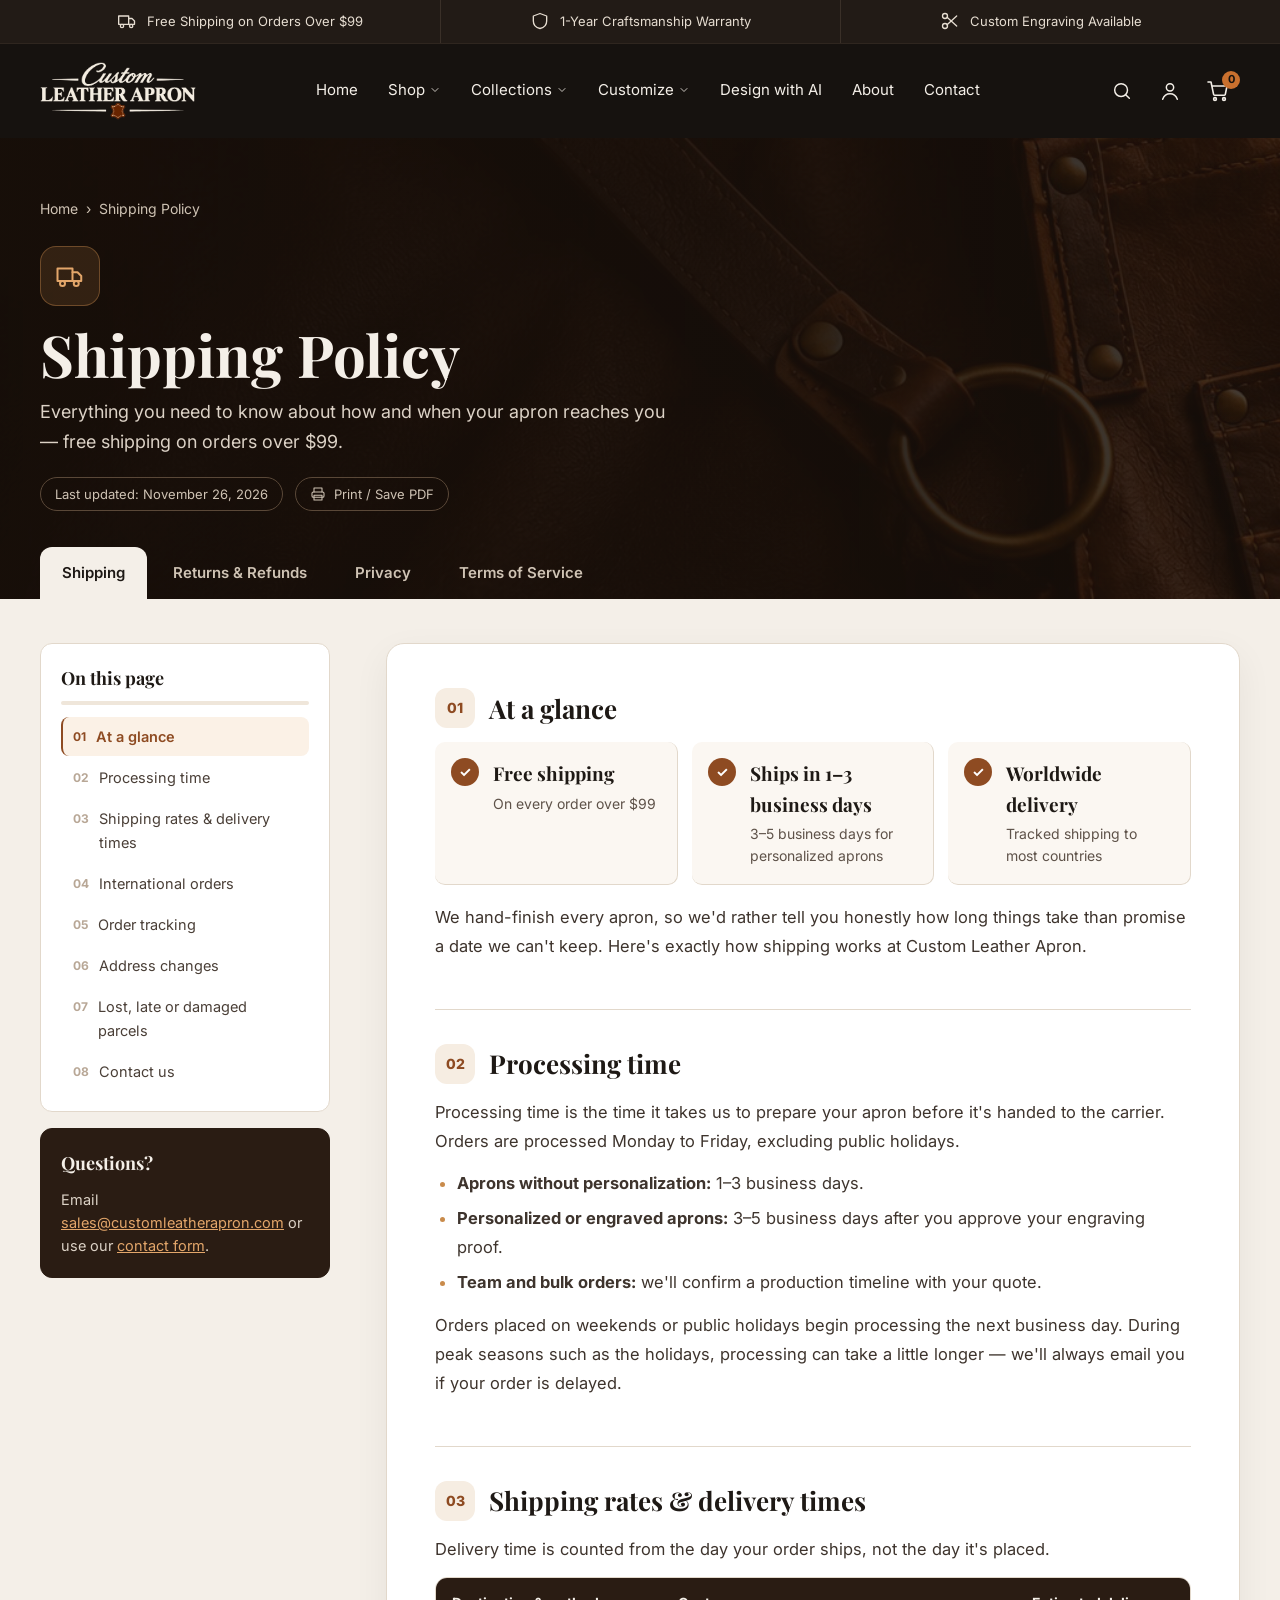
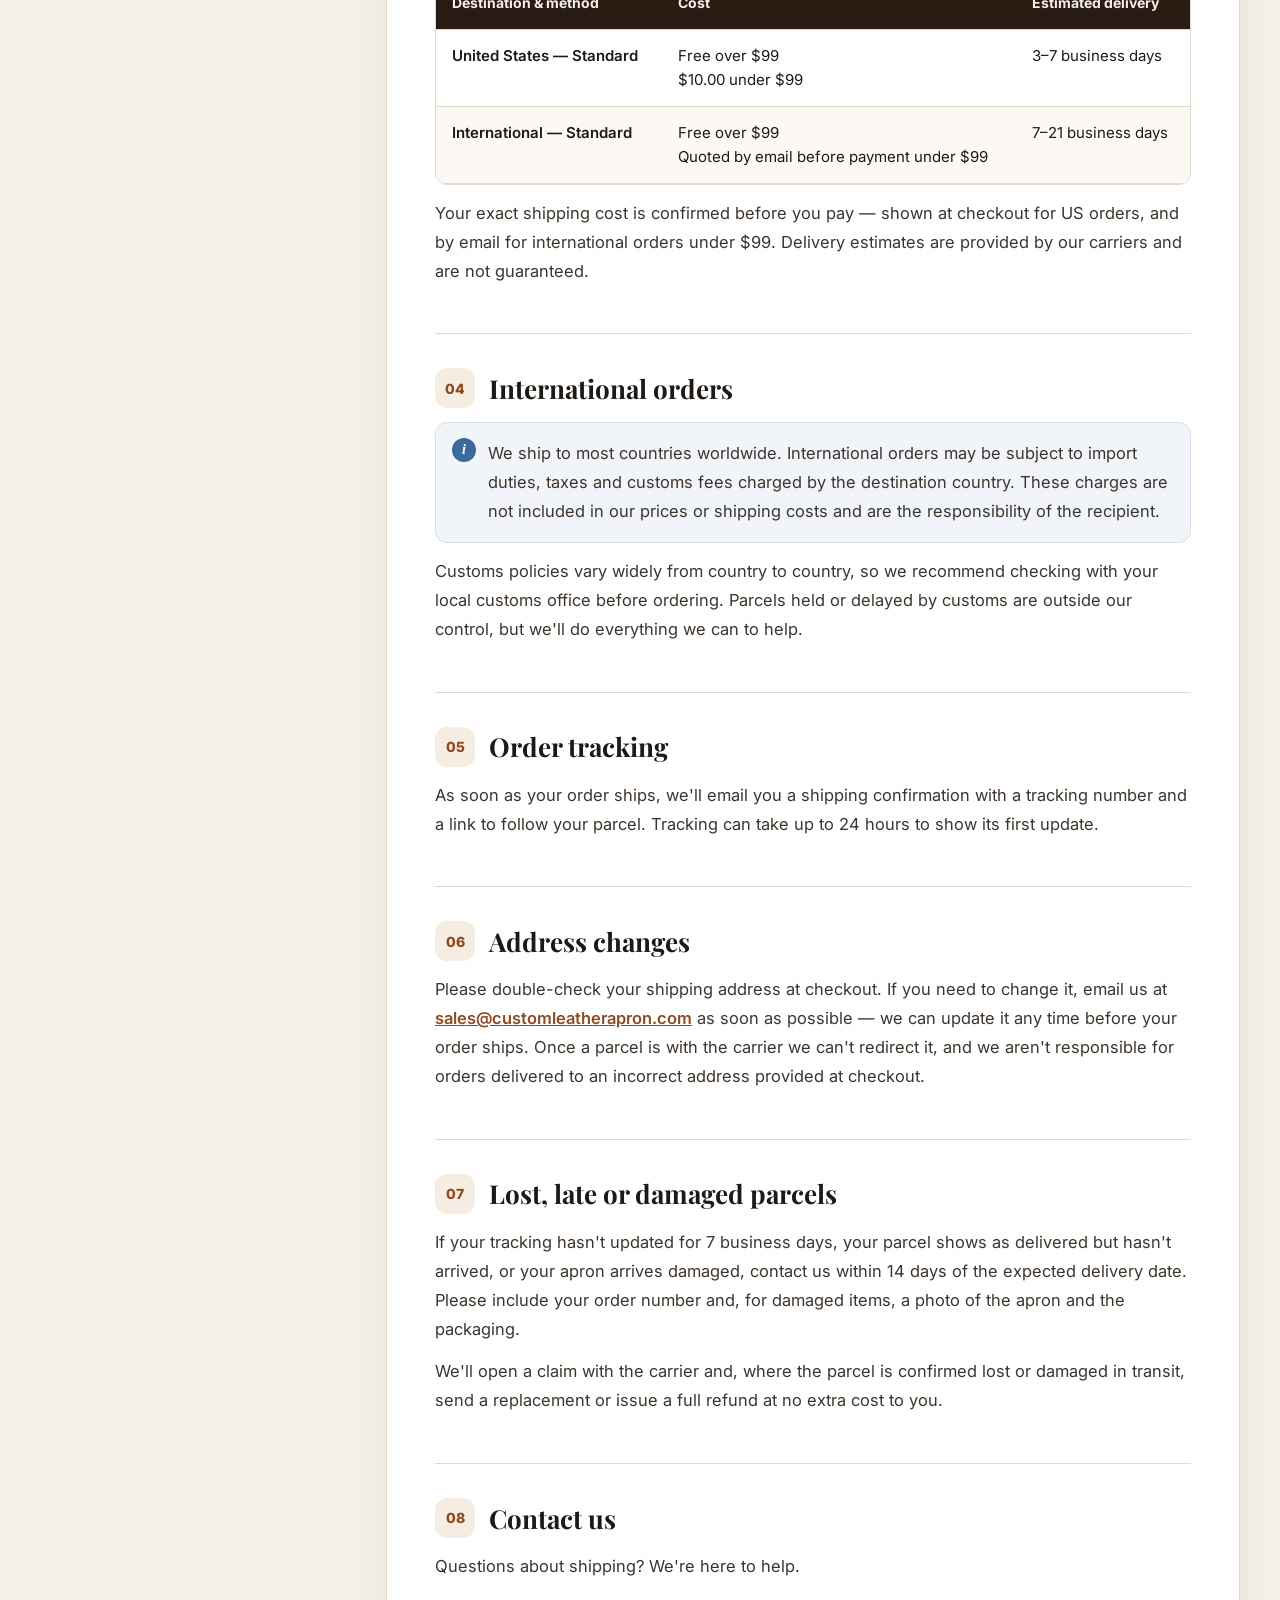
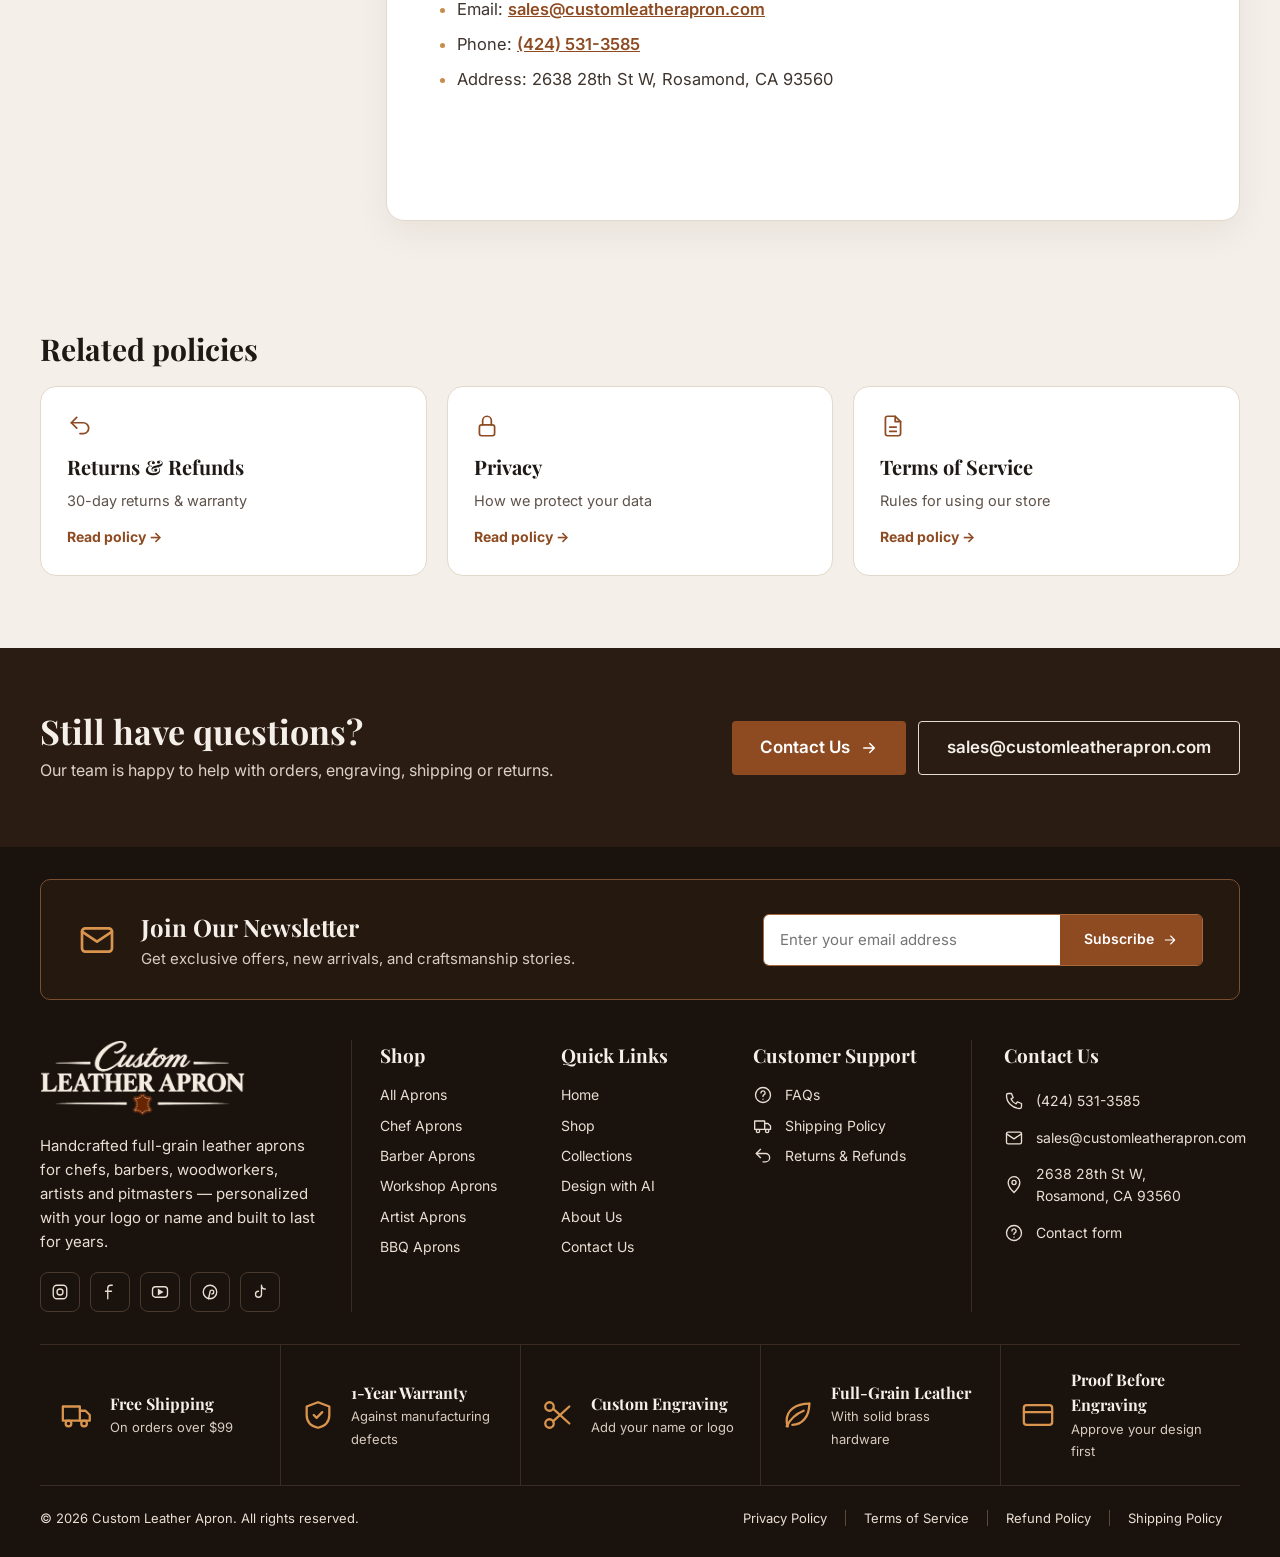
<file: shipping.html>
<!doctype html>
<html lang="en">
<head>
<meta charset="utf-8">
<meta name="viewport" content="width=device-width, initial-scale=1">
<!-- seo:start -->
<title>Shipping Policy — Free Shipping Over $99 | Custom Leather Apron</title>
<meta name="description" content="Shipping costs, processing and delivery times for Custom Leather Apron orders. Free shipping over $99, tracked delivery worldwide.">
<meta name="robots" content="index, follow">
<link rel="canonical" href="https://dawoodali110.github.io/custom-leather-apron/shipping.html">
<meta property="og:site_name" content="Custom Leather Apron">
<meta property="og:type" content="website">
<meta property="og:title" content="Shipping Policy — Free Shipping Over $99 | Custom Leather Apron">
<meta property="og:description" content="Shipping costs, processing and delivery times for Custom Leather Apron orders. Free shipping over $99, tracked delivery worldwide.">
<meta property="og:url" content="https://dawoodali110.github.io/custom-leather-apron/shipping.html">
<meta property="og:image" content="https://dawoodali110.github.io/custom-leather-apron/assets/img/hero-banner.jpg">
<meta name="twitter:card" content="summary_large_image">
<meta name="theme-color" content="#16120F">
<link rel="icon" href="favicon.ico" sizes="any">
<link rel="icon" href="assets/img/favicon-32.png" sizes="32x32" type="image/png">
<link rel="icon" href="assets/img/favicon-16.png" sizes="16x16" type="image/png">
<link rel="apple-touch-icon" href="assets/img/apple-touch-icon.png">
<link rel="manifest" href="site.webmanifest">
<script type="application/ld+json">{"@context": "https://schema.org", "@type": "BreadcrumbList", "itemListElement": [{"@type": "ListItem", "position": 1, "name": "Home", "item": "https://dawoodali110.github.io/custom-leather-apron/"}, {"@type": "ListItem", "position": 2, "name": "Shipping Policy", "item": "https://dawoodali110.github.io/custom-leather-apron/shipping.html"}]}</script>
<!-- seo:end -->
<link rel="preconnect" href="https://fonts.googleapis.com">
<link href="https://fonts.googleapis.com/css2?family=Playfair+Display:wght@600;700&family=Inter:wght@400;500;600;700&display=swap" rel="stylesheet">
<link rel="stylesheet" href="assets/styles.css?v=1795780708">
<script src="assets/config.js?v=1795780708" defer></script>
<script src="assets/db.js?v=1795780708" defer></script>
<script src="assets/site.js?v=1795780708" defer></script>
</head>
<body data-page="policy">
<div id="site-header"></div>
<main>
  <section class="policy-hero">
    <img class="ph-bg" src="assets/img/about-banner.jpg" alt="" aria-hidden="true">
    <div class="wrap">
      <nav class="crumbs" aria-label="Breadcrumb" style="color:#CFC3B4"><a href="index.html" style="color:#CFC3B4">Home</a><span aria-hidden="true">›</span><span>Shipping Policy</span></nav>
      <span class="ph-icon"><svg aria-hidden="true" width="30" height="30" viewBox="0 0 24 24" fill="none" stroke="currentColor" stroke-width="1.6" stroke-linecap="round" stroke-linejoin="round"><path d="M2 6h12v10H2z"/><path d="M14 9h4l3 3v4h-7"/><circle cx="6" cy="18" r="2"/><circle cx="17" cy="18" r="2"/></svg></span>
      <h1>Shipping Policy</h1>
      <p>Everything you need to know about how and when your apron reaches you — free shipping on orders over $99.</p>
      <div class="ph-meta"><div class="policy-updated">Last updated: November 26, 2026</div><button type="button" class="ph-print" onclick="window.print()"><svg aria-hidden="true" width="16" height="16" viewBox="0 0 24 24" fill="none" stroke="currentColor" stroke-width="1.6" stroke-linecap="round" stroke-linejoin="round"><path d="M6 9V3h12v6"/><rect x="3" y="9" width="18" height="8" rx="2"/><path d="M6 14h12v7H6z"/></svg> Print / Save PDF</button></div>
      <nav class="policy-tabs" aria-label="Store policies"><a href="shipping.html" class="on" aria-current="page">Shipping</a><a href="returns.html">Returns & Refunds</a><a href="privacy.html">Privacy</a><a href="terms.html">Terms of Service</a></nav>
    </div>
  </section>
  <div class="wrap policy-layout">
    <aside class="policy-side">
      <div class="policy-box">
        <b>On this page</b><div class="read-bar" aria-hidden="true"><span id="read-bar"></span></div>
        <ol><li><a href="#overview">At a glance</a></li><li><a href="#processing">Processing time</a></li><li><a href="#rates">Shipping rates &amp; delivery times</a></li><li><a href="#international">International orders</a></li><li><a href="#tracking">Order tracking</a></li><li><a href="#address">Address changes</a></li><li><a href="#problems">Lost, late or damaged parcels</a></li><li><a href="#contact">Contact us</a></li></ol>
      </div>
      <div class="policy-box dark">
        <b>Questions?</b>
        <p>Email <a href="mailto:sales@customleatherapron.com">sales@customleatherapron.com</a> or use our <a href="contact.html">contact form</a>.</p>
      </div>
    </aside>
    <article class="policy-body doc">
      <section id="overview"><h2>At a glance</h2>
<div class="policy-cards">
  <div><b>Free shipping</b><span>On every order over $99</span></div>
  <div><b>Ships in 1–3 business days</b><span>3–5 business days for personalized aprons</span></div>
  <div><b>Worldwide delivery</b><span>Tracked shipping to most countries</span></div>
</div>
<p>We hand-finish every apron, so we'd rather tell you honestly how long things take than promise a date we can't keep. Here's exactly how shipping works at Custom Leather Apron.</p>
      </section>
      <section id="processing"><h2>Processing time</h2>
<p>Processing time is the time it takes us to prepare your apron before it's handed to the carrier. Orders are processed Monday to Friday, excluding public holidays.</p>
<ul>
<li><b>Aprons without personalization:</b> 1–3 business days.</li>
<li><b>Personalized or engraved aprons:</b> 3–5 business days after you approve your engraving proof.</li>
<li><b>Team and bulk orders:</b> we'll confirm a production timeline with your quote.</li>
</ul>
<p>Orders placed on weekends or public holidays begin processing the next business day. During peak seasons such as the holidays, processing can take a little longer — we'll always email you if your order is delayed.</p>
      </section>
      <section id="rates"><h2>Shipping rates &amp; delivery times</h2>
<p>Delivery time is counted from the day your order ships, not the day it's placed.</p>
<div class="policy-table-wrap"><table class="policy-table">
<thead><tr><th scope="col">Destination & method</th><th scope="col">Cost</th><th scope="col">Estimated delivery</th></tr></thead>
<tbody>
<tr><th scope="row">United States — Standard</th><td>Free over $99<br>$10.00 under $99</td><td>3–7 business days</td></tr>
<tr><th scope="row">International — Standard</th><td>Free over $99<br>Quoted by email before payment under $99</td><td>7–21 business days</td></tr>
</tbody></table></div>
<p>Your exact shipping cost is confirmed before you pay — shown at checkout for US orders, and by email for international orders under $99. Delivery estimates are provided by our carriers and are not guaranteed.</p>
      </section>
      <section id="international"><h2>International orders</h2>
<p class="callout info">We ship to most countries worldwide. International orders may be subject to import duties, taxes and customs fees charged by the destination country. These charges are not included in our prices or shipping costs and are the responsibility of the recipient.</p>
<p>Customs policies vary widely from country to country, so we recommend checking with your local customs office before ordering. Parcels held or delayed by customs are outside our control, but we'll do everything we can to help.</p>
      </section>
      <section id="tracking"><h2>Order tracking</h2>
<p>As soon as your order ships, we'll email you a shipping confirmation with a tracking number and a link to follow your parcel. Tracking can take up to 24 hours to show its first update.</p>
      </section>
      <section id="address"><h2>Address changes</h2>
<p>Please double-check your shipping address at checkout. If you need to change it, email us at <a href="mailto:sales@customleatherapron.com">sales@customleatherapron.com</a> as soon as possible — we can update it any time before your order ships. Once a parcel is with the carrier we can't redirect it, and we aren't responsible for orders delivered to an incorrect address provided at checkout.</p>
      </section>
      <section id="problems"><h2>Lost, late or damaged parcels</h2>
<p>If your tracking hasn't updated for 7 business days, your parcel shows as delivered but hasn't arrived, or your apron arrives damaged, contact us within 14 days of the expected delivery date. Please include your order number and, for damaged items, a photo of the apron and the packaging.</p>
<p>We'll open a claim with the carrier and, where the parcel is confirmed lost or damaged in transit, send a replacement or issue a full refund at no extra cost to you.</p>
      </section>
      <section id="contact"><h2>Contact us</h2>
<p>Questions about shipping? We're here to help.</p>
<ul><li>Email: <a href="mailto:sales@customleatherapron.com">sales@customleatherapron.com</a></li><li>Phone: <a href="tel:+14245313585">(424) 531-3585</a></li><li>Address: 2638 28th St W, Rosamond, CA 93560</li></ul>
      </section>

    </article>
  </div>
  <section class="policy-related">
    <div class="wrap">
      <h2>Related policies</h2>
      <div class="rel-grid"><a class="rel-card" href="returns.html"><svg aria-hidden="true" width="26" height="26" viewBox="0 0 24 24" fill="none" stroke="currentColor" stroke-width="1.6" stroke-linecap="round" stroke-linejoin="round"><path d="M9 14L4 9l5-5"/><path d="M4 9h11a5 5 0 0 1 0 10h-3"/></svg><b>Returns & Refunds</b><span>30-day returns & warranty</span><i>Read policy →</i></a><a class="rel-card" href="privacy.html"><svg aria-hidden="true" width="26" height="26" viewBox="0 0 24 24" fill="none" stroke="currentColor" stroke-width="1.6" stroke-linecap="round" stroke-linejoin="round"><rect x="5" y="11" width="14" height="10" rx="2"/><path d="M8 11V7a4 4 0 0 1 8 0v4"/></svg><b>Privacy</b><span>How we protect your data</span><i>Read policy →</i></a><a class="rel-card" href="terms.html"><svg aria-hidden="true" width="26" height="26" viewBox="0 0 24 24" fill="none" stroke="currentColor" stroke-width="1.6" stroke-linecap="round" stroke-linejoin="round"><path d="M14 3H7a2 2 0 0 0-2 2v14a2 2 0 0 0 2 2h10a2 2 0 0 0 2-2V8z"/><path d="M14 3v5h5M9 13h6M9 17h6"/></svg><b>Terms of Service</b><span>Rules for using our store</span><i>Read policy →</i></a></div>
    </div>
  </section>
  <section class="policy-cta">
    <div class="wrap">
      <div><h2>Still have questions?</h2><p>Our team is happy to help with orders, engraving, shipping or returns.</p></div>
      <div class="pc-actions"><a class="btn btn-primary" href="contact.html">Contact Us <svg aria-hidden="true" width="18" height="18" viewBox="0 0 24 24" fill="none" stroke="currentColor" stroke-width="2" stroke-linecap="round"><path d="M5 12h14M13 6l6 6-6 6"/></svg></a><a class="btn btn-outline" href="mailto:sales@customleatherapron.com">sales@customleatherapron.com</a></div>
    </div>
  </section>
</main>
<div id="site-footer"></div>
</body>
</html>
</file>
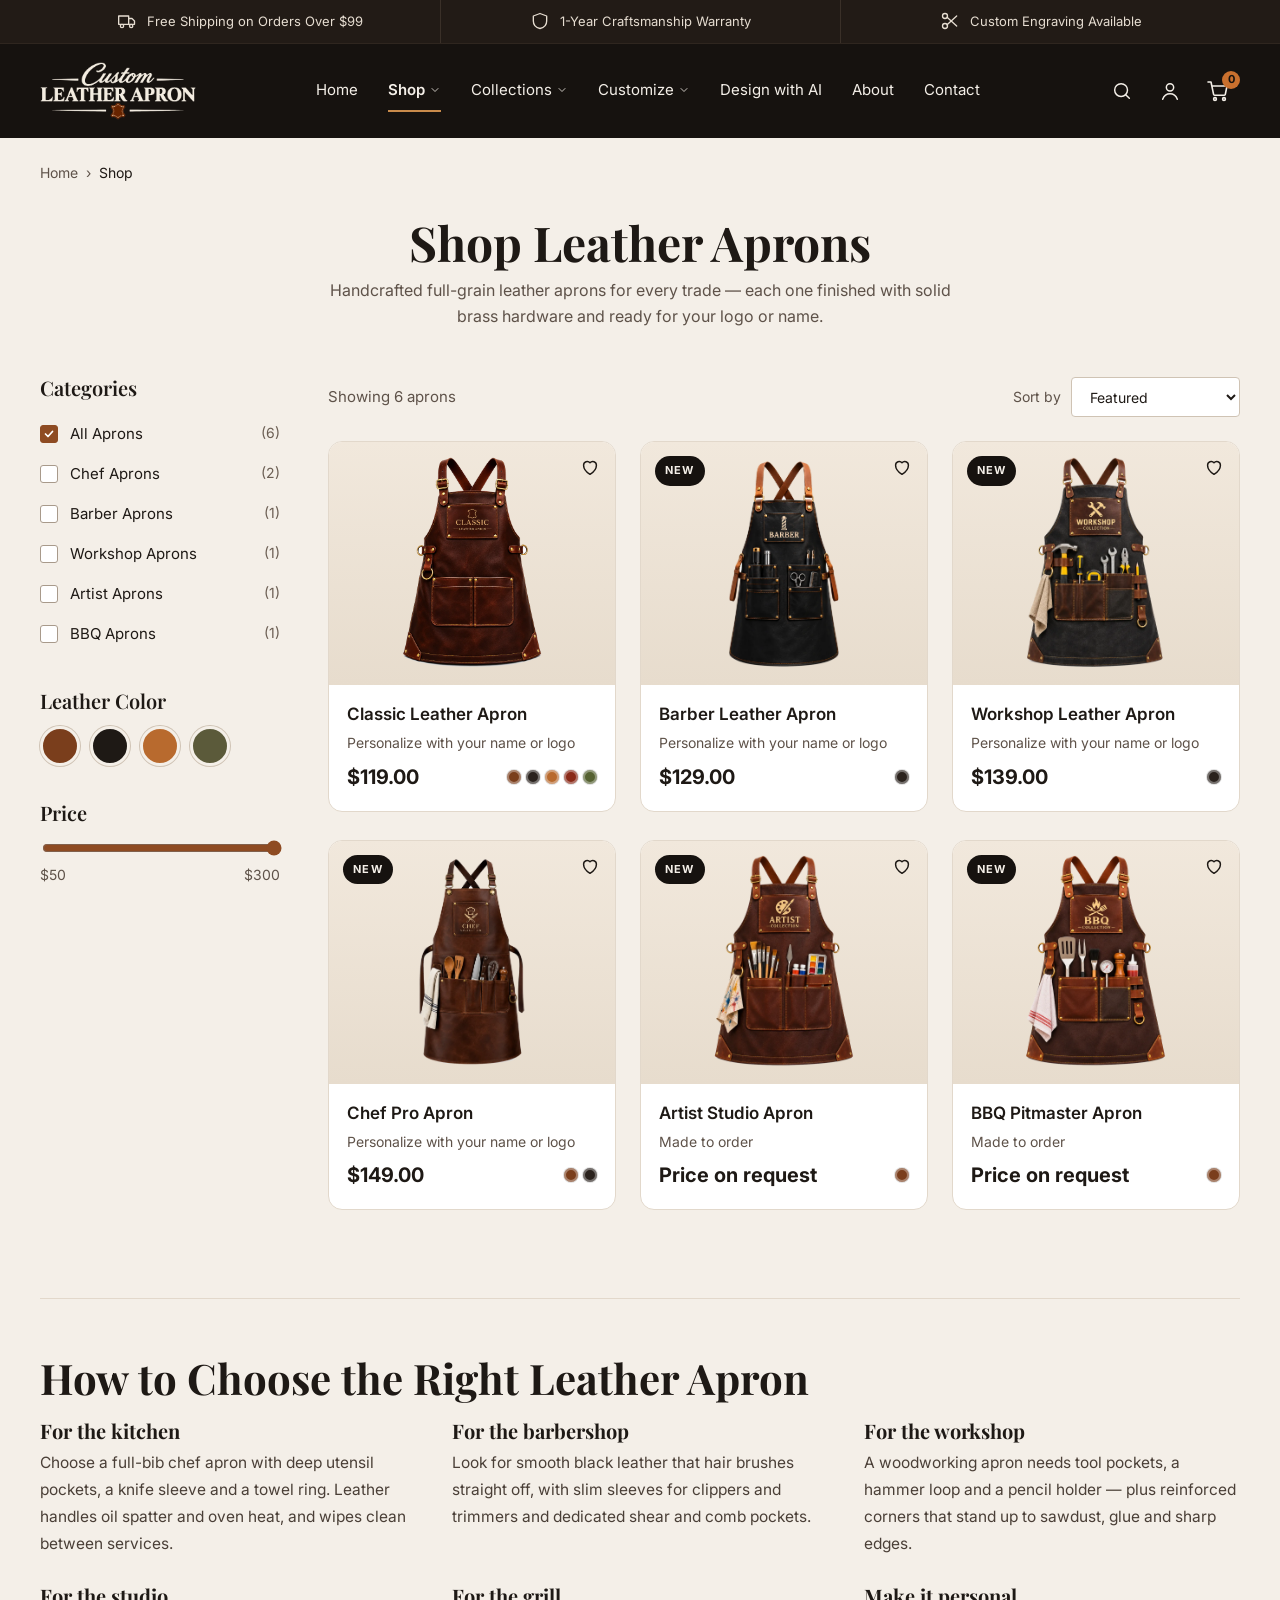
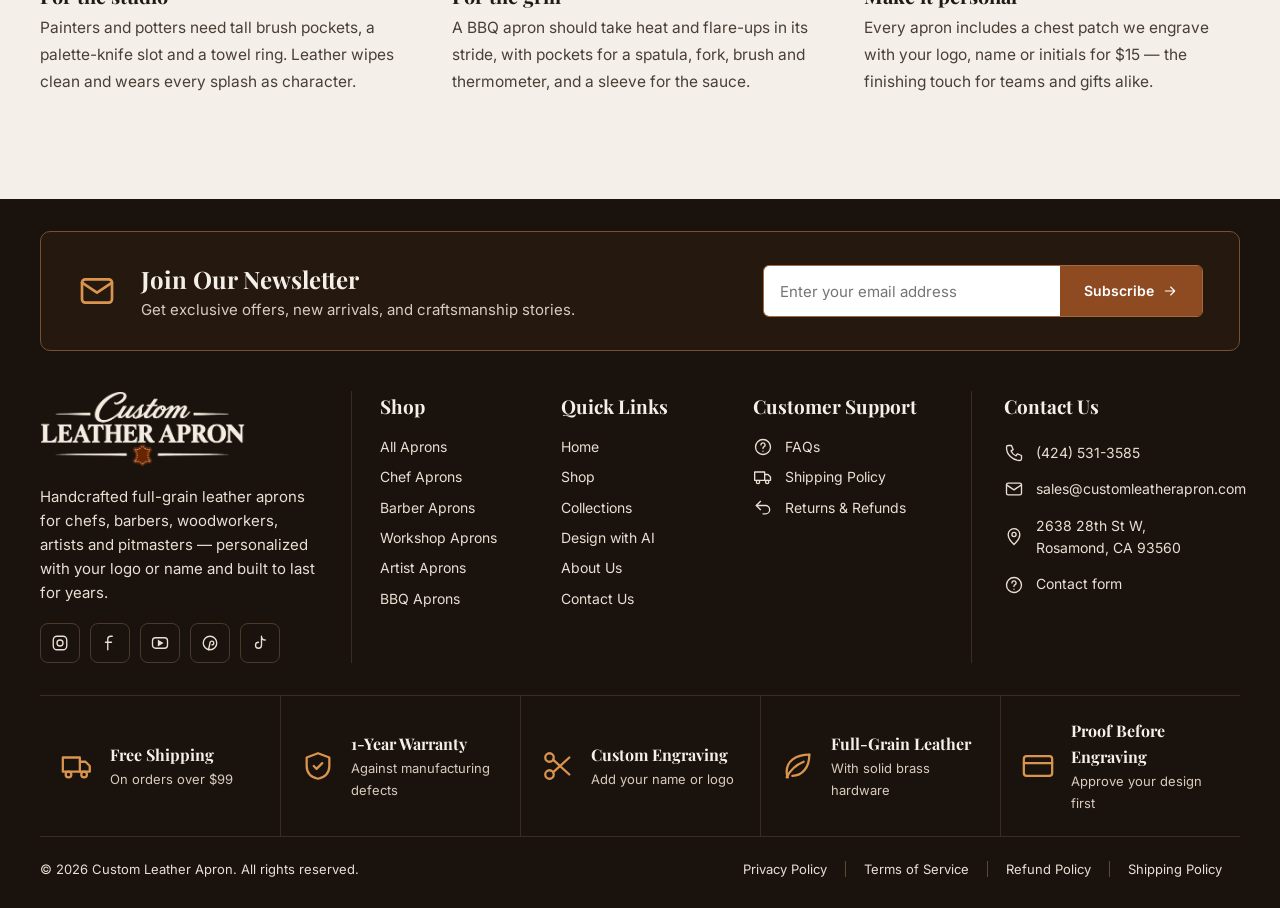
<file: shop.html>
<!doctype html>
<html lang="en">
<head>
<meta charset="utf-8">
<meta name="viewport" content="width=device-width, initial-scale=1">
<!-- seo:start -->
<title>Shop Leather Aprons for Every Trade | Custom Leather Apron</title>
<meta name="description" content="Shop handcrafted full-grain leather aprons for chefs, barbers, woodworkers, artists and pitmasters. Personalize with your logo or name. Free shipping over $99.">
<meta name="robots" content="index, follow">
<link rel="canonical" href="https://dawoodali110.github.io/custom-leather-apron/shop.html">
<meta property="og:site_name" content="Custom Leather Apron">
<meta property="og:type" content="website">
<meta property="og:title" content="Shop Leather Aprons for Every Trade | Custom Leather Apron">
<meta property="og:description" content="Shop handcrafted full-grain leather aprons for chefs, barbers, woodworkers, artists and pitmasters. Personalize with your logo or name. Free shipping over $99.">
<meta property="og:url" content="https://dawoodali110.github.io/custom-leather-apron/shop.html">
<meta property="og:image" content="https://dawoodali110.github.io/custom-leather-apron/assets/img/hero-banner.jpg">
<meta property="og:locale" content="en_US">
<meta name="twitter:card" content="summary_large_image">
<meta name="twitter:title" content="Shop Leather Aprons for Every Trade | Custom Leather Apron">
<meta name="twitter:description" content="Shop handcrafted full-grain leather aprons for chefs, barbers, woodworkers, artists and pitmasters. Personalize with your logo or name. Free shipping over $99.">
<meta name="twitter:image" content="https://dawoodali110.github.io/custom-leather-apron/assets/img/hero-banner.jpg">
<meta name="theme-color" content="#16120F">
<link rel="icon" href="favicon.ico" sizes="any">
<link rel="icon" href="assets/img/favicon-32.png" sizes="32x32" type="image/png">
<link rel="icon" href="assets/img/favicon-16.png" sizes="16x16" type="image/png">
<link rel="apple-touch-icon" href="assets/img/apple-touch-icon.png">
<link rel="manifest" href="site.webmanifest">
<script type="application/ld+json">{"@context": "https://schema.org", "@type": "BreadcrumbList", "itemListElement": [{"@type": "ListItem", "position": 1, "name": "Home", "item": "https://dawoodali110.github.io/custom-leather-apron/"}, {"@type": "ListItem", "position": 2, "name": "Shop", "item": "https://dawoodali110.github.io/custom-leather-apron/shop.html"}]}</script>
<!-- seo:end -->
<link rel="preconnect" href="https://fonts.googleapis.com">
<link href="https://fonts.googleapis.com/css2?family=Playfair+Display:wght@600;700&family=Inter:wght@400;500;600;700&display=swap" rel="stylesheet">
<link rel="stylesheet" href="assets/styles.css?v=1795780708">
<script src="assets/config.js?v=1795780708" defer></script>
<script src="assets/db.js?v=1795780708" defer></script>
<script src="assets/site.js?v=1795780708" defer></script>
</head>
<body data-page="shop">
<div id="site-header"></div>
<main class="wrap" style="padding-bottom:104px">
  <nav class="crumbs" aria-label="Breadcrumb"><a href="index.html">Home</a><span aria-hidden="true">›</span><span id="shop-crumb" style="color:var(--ink)">Shop</span></nav>
  <div style="text-align:center;padding:32px 0 48px">
    <h1 id="shop-h1" style="font-size:48px;margin-bottom:8px">Shop Leather Aprons</h1>
    <p id="shop-intro" style="margin:0 auto;color:var(--muted);max-width:640px">Handcrafted full-grain leather aprons for every trade — each one finished with solid brass hardware and ready for your logo or name.</p>
  </div>
  <div class="shop-layout">
    <aside class="filters" aria-label="Filters">
      <div><h3>Categories</h3><div id="cats"></div></div>
      <div><h3>Leather Color</h3>
        <div id="colors" style="display:flex;gap:10px">
          <button type="button" class="swatch" data-color="brown" aria-label="Brown" style="background:#7A3E1C"></button>
          <button type="button" class="swatch" data-color="black" aria-label="Black" style="background:#1E1915"></button>
          <button type="button" class="swatch" data-color="tan" aria-label="Tan" style="background:#B86A2E"></button>
          <button type="button" class="swatch" data-color="olive" aria-label="Olive" style="background:#5B5A3A"></button>
        </div>
      </div>
      <div><h3><label for="price">Price</label></h3>
        <input id="price" type="range" min="50" max="300" step="10" value="300" style="width:100%;accent-color:#8E4B22">
        <div style="display:flex;justify-content:space-between;font-size:14px;color:var(--muted)"><span>$50</span><span id="price-out">$300</span></div>
      </div>
    </aside>
    <section style="flex:999 1 560px;min-width:0">
      <div style="display:flex;flex-wrap:wrap;justify-content:space-between;align-items:center;gap:12px;margin-bottom:24px">
        <div style="color:var(--muted);font-size:15px" aria-live="polite">Showing <span id="shown">0</span> aprons</div>
        <label style="display:flex;align-items:center;gap:10px;font-size:14px;color:var(--muted)">Sort by
          <select id="sort" class="input" style="height:40px;font-size:14px"><option value="pop">Featured</option><option value="new">Newest</option><option value="low">Price: Low to High</option><option value="high">Price: High to Low</option></select>
        </label>
      </div>
      <div class="grid" id="shop-grid" style="grid-template-columns:repeat(auto-fill,minmax(240px,1fr))"></div>
    </section>
  </div>

  <section class="seo-copy shop-guide" aria-labelledby="guide-title">
    <h2 id="guide-title">How to Choose the Right Leather Apron</h2>
    <div class="guide-grid">
      <div><h3>For the kitchen</h3><p>Choose a full-bib chef apron with deep utensil pockets, a knife sleeve and a towel ring. Leather handles oil spatter and oven heat, and wipes clean between services.</p></div>
      <div><h3>For the barbershop</h3><p>Look for smooth black leather that hair brushes straight off, with slim sleeves for clippers and trimmers and dedicated shear and comb pockets.</p></div>
      <div><h3>For the workshop</h3><p>A woodworking apron needs tool pockets, a hammer loop and a pencil holder — plus reinforced corners that stand up to sawdust, glue and sharp edges.</p></div>
      <div><h3>For the studio</h3><p>Painters and potters need tall brush pockets, a palette-knife slot and a towel ring. Leather wipes clean and wears every splash as character.</p></div>
      <div><h3>For the grill</h3><p>A BBQ apron should take heat and flare-ups in its stride, with pockets for a spatula, fork, brush and thermometer, and a sleeve for the sauce.</p></div>
      <div><h3>Make it personal</h3><p>Every apron includes a chest patch we engrave with your logo, name or initials for $15 — the finishing touch for teams and gifts alike.</p></div>
    </div>
  </section>
</main>
<div id="site-footer"></div>
</body>
</html>
</file>
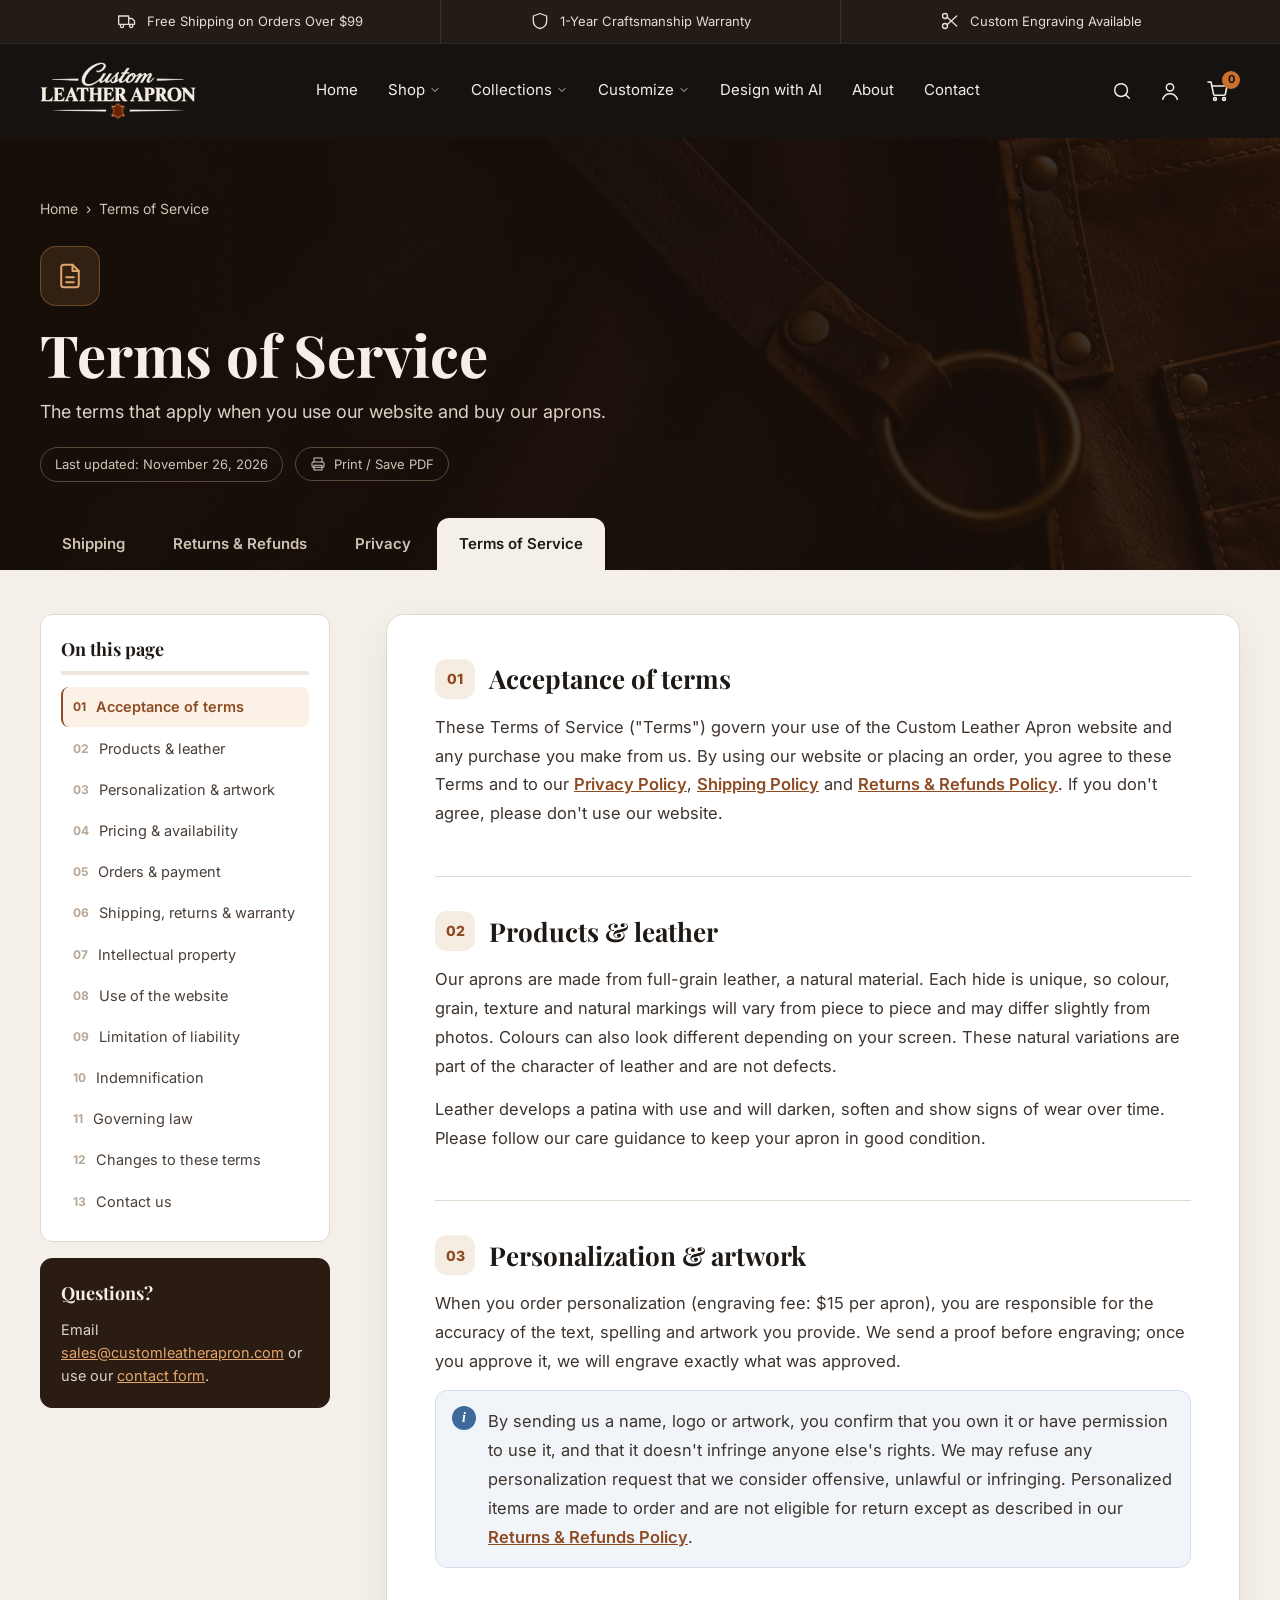
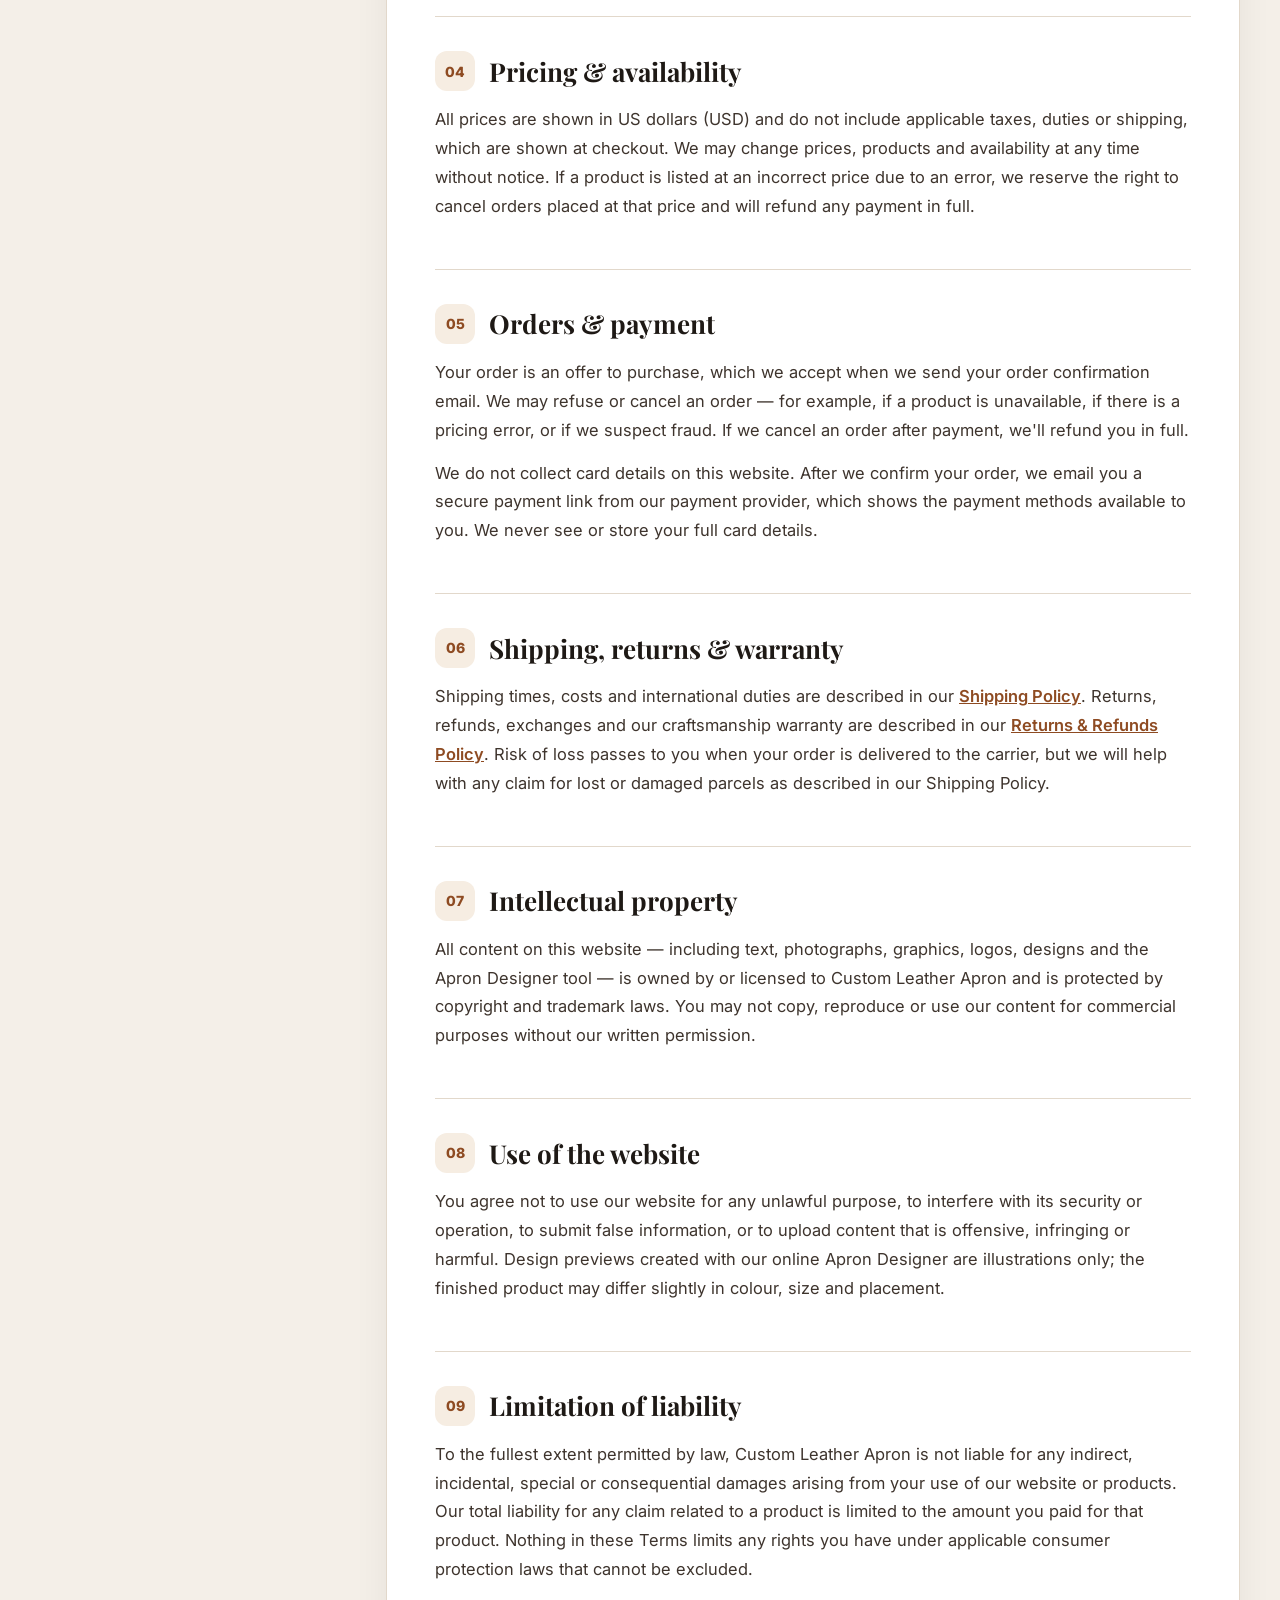
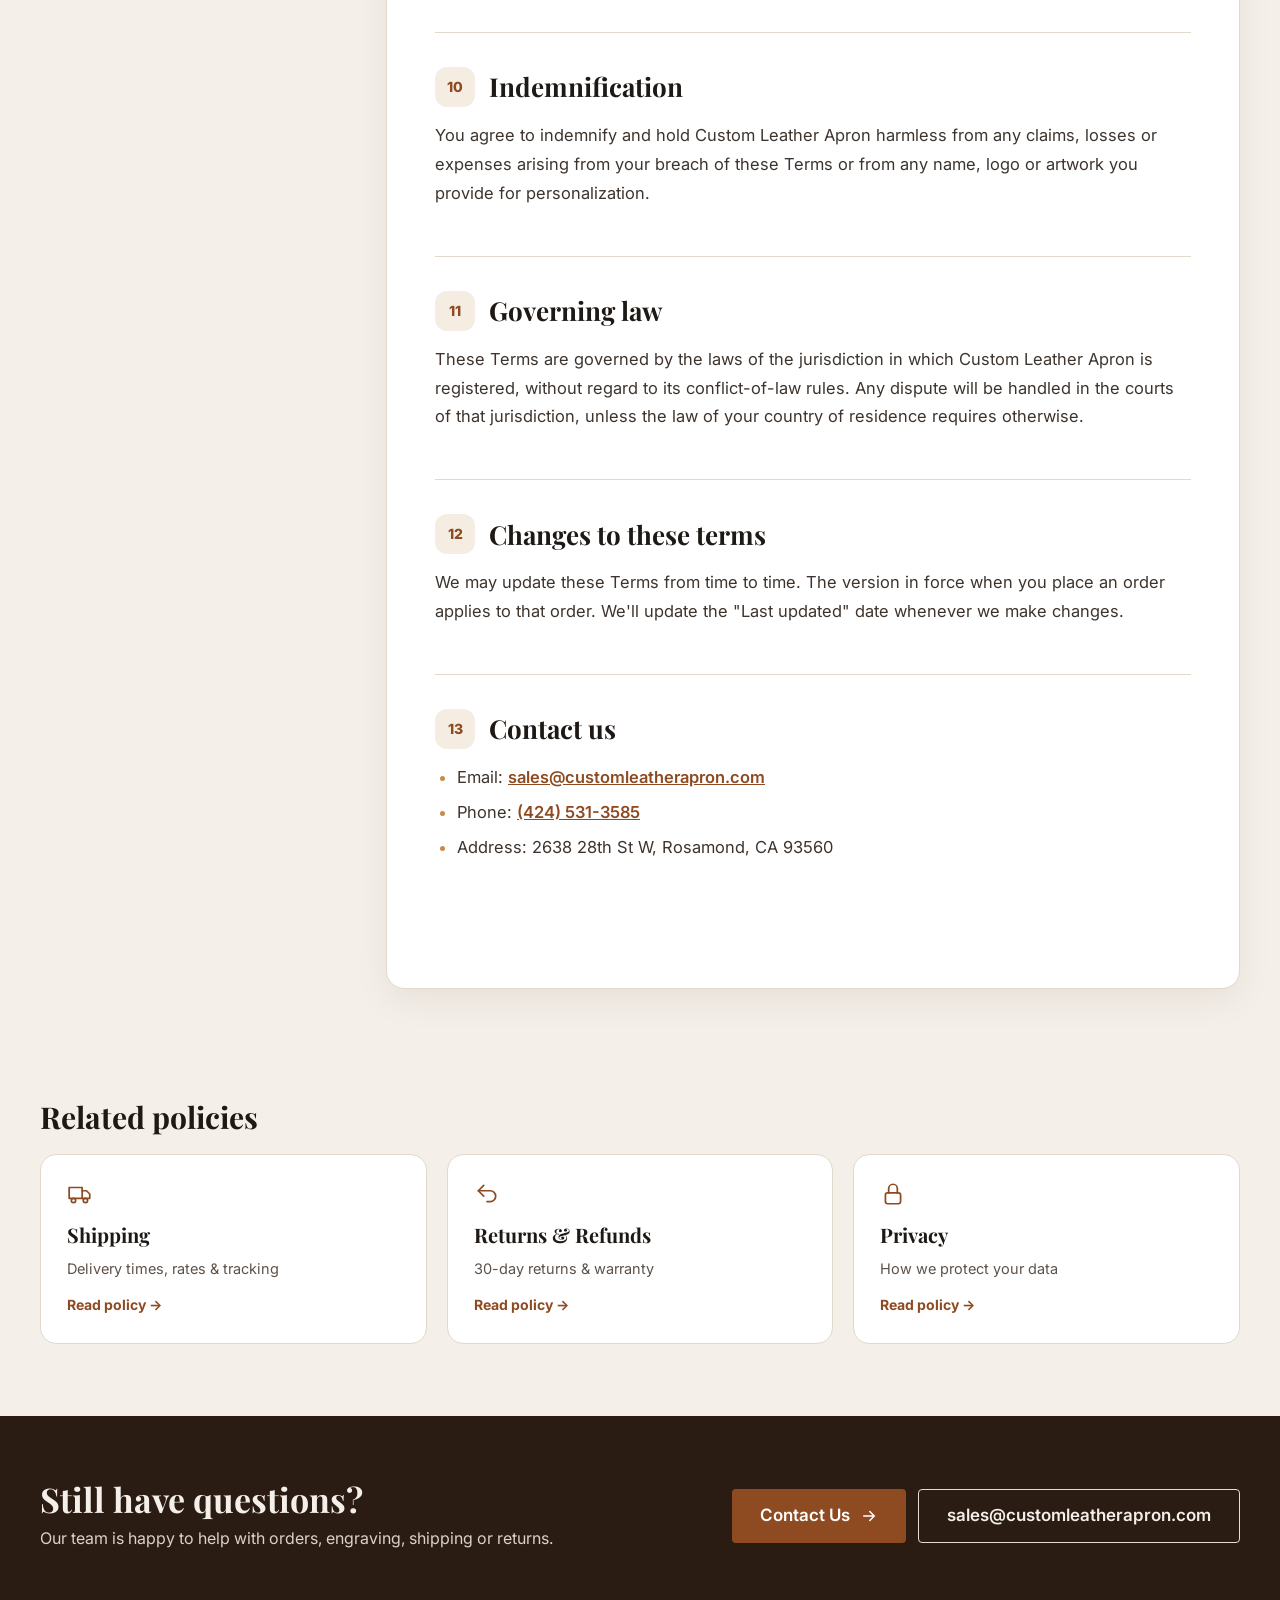
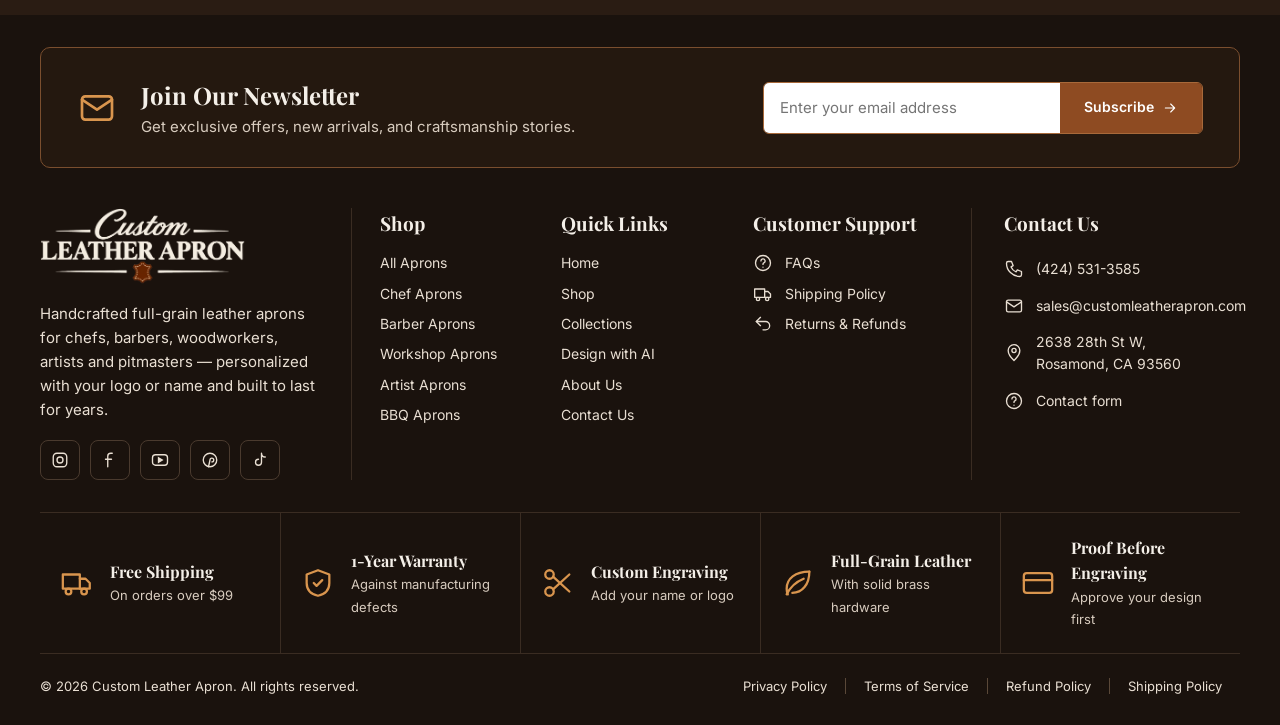
<file: terms.html>
<!doctype html>
<html lang="en">
<head>
<meta charset="utf-8">
<meta name="viewport" content="width=device-width, initial-scale=1">
<!-- seo:start -->
<title>Terms of Service | Custom Leather Apron</title>
<meta name="description" content="The terms that apply when you use the Custom Leather Apron website and buy our handcrafted leather aprons.">
<meta name="robots" content="index, follow">
<link rel="canonical" href="https://dawoodali110.github.io/custom-leather-apron/terms.html">
<meta property="og:site_name" content="Custom Leather Apron">
<meta property="og:type" content="website">
<meta property="og:title" content="Terms of Service | Custom Leather Apron">
<meta property="og:description" content="The terms that apply when you use the Custom Leather Apron website and buy our handcrafted leather aprons.">
<meta property="og:url" content="https://dawoodali110.github.io/custom-leather-apron/terms.html">
<meta property="og:image" content="https://dawoodali110.github.io/custom-leather-apron/assets/img/hero-banner.jpg">
<meta name="twitter:card" content="summary_large_image">
<meta name="theme-color" content="#16120F">
<link rel="icon" href="favicon.ico" sizes="any">
<link rel="icon" href="assets/img/favicon-32.png" sizes="32x32" type="image/png">
<link rel="icon" href="assets/img/favicon-16.png" sizes="16x16" type="image/png">
<link rel="apple-touch-icon" href="assets/img/apple-touch-icon.png">
<link rel="manifest" href="site.webmanifest">
<script type="application/ld+json">{"@context": "https://schema.org", "@type": "BreadcrumbList", "itemListElement": [{"@type": "ListItem", "position": 1, "name": "Home", "item": "https://dawoodali110.github.io/custom-leather-apron/"}, {"@type": "ListItem", "position": 2, "name": "Terms of Service", "item": "https://dawoodali110.github.io/custom-leather-apron/terms.html"}]}</script>
<!-- seo:end -->
<link rel="preconnect" href="https://fonts.googleapis.com">
<link href="https://fonts.googleapis.com/css2?family=Playfair+Display:wght@600;700&family=Inter:wght@400;500;600;700&display=swap" rel="stylesheet">
<link rel="stylesheet" href="assets/styles.css?v=1795780708">
<script src="assets/config.js?v=1795780708" defer></script>
<script src="assets/db.js?v=1795780708" defer></script>
<script src="assets/site.js?v=1795780708" defer></script>
</head>
<body data-page="policy">
<div id="site-header"></div>
<main>
  <section class="policy-hero">
    <img class="ph-bg" src="assets/img/about-banner.jpg" alt="" aria-hidden="true">
    <div class="wrap">
      <nav class="crumbs" aria-label="Breadcrumb" style="color:#CFC3B4"><a href="index.html" style="color:#CFC3B4">Home</a><span aria-hidden="true">›</span><span>Terms of Service</span></nav>
      <span class="ph-icon"><svg aria-hidden="true" width="30" height="30" viewBox="0 0 24 24" fill="none" stroke="currentColor" stroke-width="1.6" stroke-linecap="round" stroke-linejoin="round"><path d="M14 3H7a2 2 0 0 0-2 2v14a2 2 0 0 0 2 2h10a2 2 0 0 0 2-2V8z"/><path d="M14 3v5h5M9 13h6M9 17h6"/></svg></span>
      <h1>Terms of Service</h1>
      <p>The terms that apply when you use our website and buy our aprons.</p>
      <div class="ph-meta"><div class="policy-updated">Last updated: November 26, 2026</div><button type="button" class="ph-print" onclick="window.print()"><svg aria-hidden="true" width="16" height="16" viewBox="0 0 24 24" fill="none" stroke="currentColor" stroke-width="1.6" stroke-linecap="round" stroke-linejoin="round"><path d="M6 9V3h12v6"/><rect x="3" y="9" width="18" height="8" rx="2"/><path d="M6 14h12v7H6z"/></svg> Print / Save PDF</button></div>
      <nav class="policy-tabs" aria-label="Store policies"><a href="shipping.html">Shipping</a><a href="returns.html">Returns & Refunds</a><a href="privacy.html">Privacy</a><a href="terms.html" class="on" aria-current="page">Terms of Service</a></nav>
    </div>
  </section>
  <div class="wrap policy-layout">
    <aside class="policy-side">
      <div class="policy-box">
        <b>On this page</b><div class="read-bar" aria-hidden="true"><span id="read-bar"></span></div>
        <ol><li><a href="#acceptance">Acceptance of terms</a></li><li><a href="#products">Products &amp; leather</a></li><li><a href="#personalization">Personalization &amp; artwork</a></li><li><a href="#pricing">Pricing &amp; availability</a></li><li><a href="#payment">Orders &amp; payment</a></li><li><a href="#shipping">Shipping, returns &amp; warranty</a></li><li><a href="#ip">Intellectual property</a></li><li><a href="#conduct">Use of the website</a></li><li><a href="#liability">Limitation of liability</a></li><li><a href="#indemnity">Indemnification</a></li><li><a href="#law">Governing law</a></li><li><a href="#changes">Changes to these terms</a></li><li><a href="#contact">Contact us</a></li></ol>
      </div>
      <div class="policy-box dark">
        <b>Questions?</b>
        <p>Email <a href="mailto:sales@customleatherapron.com">sales@customleatherapron.com</a> or use our <a href="contact.html">contact form</a>.</p>
      </div>
    </aside>
    <article class="policy-body doc">
      <section id="acceptance"><h2>Acceptance of terms</h2>
<p>These Terms of Service ("Terms") govern your use of the Custom Leather Apron website and any purchase you make from us. By using our website or placing an order, you agree to these Terms and to our <a href="privacy.html">Privacy Policy</a>, <a href="shipping.html">Shipping Policy</a> and <a href="returns.html">Returns &amp; Refunds Policy</a>. If you don't agree, please don't use our website.</p>
      </section>
      <section id="products"><h2>Products &amp; leather</h2>
<p>Our aprons are made from full-grain leather, a natural material. Each hide is unique, so colour, grain, texture and natural markings will vary from piece to piece and may differ slightly from photos. Colours can also look different depending on your screen. These natural variations are part of the character of leather and are not defects.</p>
<p>Leather develops a patina with use and will darken, soften and show signs of wear over time. Please follow our care guidance to keep your apron in good condition.</p>
      </section>
      <section id="personalization"><h2>Personalization &amp; artwork</h2>
<p>When you order personalization (engraving fee: $15 per apron), you are responsible for the accuracy of the text, spelling and artwork you provide. We send a proof before engraving; once you approve it, we will engrave exactly what was approved.</p>
<p class="callout info">By sending us a name, logo or artwork, you confirm that you own it or have permission to use it, and that it doesn't infringe anyone else's rights. We may refuse any personalization request that we consider offensive, unlawful or infringing. Personalized items are made to order and are not eligible for return except as described in our <a href="returns.html">Returns &amp; Refunds Policy</a>.</p>
      </section>
      <section id="pricing"><h2>Pricing &amp; availability</h2>
<p>All prices are shown in US dollars (USD) and do not include applicable taxes, duties or shipping, which are shown at checkout. We may change prices, products and availability at any time without notice. If a product is listed at an incorrect price due to an error, we reserve the right to cancel orders placed at that price and will refund any payment in full.</p>
      </section>
      <section id="payment"><h2>Orders &amp; payment</h2>
<p>Your order is an offer to purchase, which we accept when we send your order confirmation email. We may refuse or cancel an order — for example, if a product is unavailable, if there is a pricing error, or if we suspect fraud. If we cancel an order after payment, we'll refund you in full.</p>
<p>We do not collect card details on this website. After we confirm your order, we email you a secure payment link from our payment provider, which shows the payment methods available to you. We never see or store your full card details.</p>
      </section>
      <section id="shipping"><h2>Shipping, returns &amp; warranty</h2>
<p>Shipping times, costs and international duties are described in our <a href="shipping.html">Shipping Policy</a>. Returns, refunds, exchanges and our craftsmanship warranty are described in our <a href="returns.html">Returns &amp; Refunds Policy</a>. Risk of loss passes to you when your order is delivered to the carrier, but we will help with any claim for lost or damaged parcels as described in our Shipping Policy.</p>
      </section>
      <section id="ip"><h2>Intellectual property</h2>
<p>All content on this website — including text, photographs, graphics, logos, designs and the Apron Designer tool — is owned by or licensed to Custom Leather Apron and is protected by copyright and trademark laws. You may not copy, reproduce or use our content for commercial purposes without our written permission.</p>
      </section>
      <section id="conduct"><h2>Use of the website</h2>
<p>You agree not to use our website for any unlawful purpose, to interfere with its security or operation, to submit false information, or to upload content that is offensive, infringing or harmful. Design previews created with our online Apron Designer are illustrations only; the finished product may differ slightly in colour, size and placement.</p>
      </section>
      <section id="liability"><h2>Limitation of liability</h2>
<p>To the fullest extent permitted by law, Custom Leather Apron is not liable for any indirect, incidental, special or consequential damages arising from your use of our website or products. Our total liability for any claim related to a product is limited to the amount you paid for that product. Nothing in these Terms limits any rights you have under applicable consumer protection laws that cannot be excluded.</p>
      </section>
      <section id="indemnity"><h2>Indemnification</h2>
<p>You agree to indemnify and hold Custom Leather Apron harmless from any claims, losses or expenses arising from your breach of these Terms or from any name, logo or artwork you provide for personalization.</p>
      </section>
      <section id="law"><h2>Governing law</h2>
<p>These Terms are governed by the laws of the jurisdiction in which Custom Leather Apron is registered, without regard to its conflict-of-law rules. Any dispute will be handled in the courts of that jurisdiction, unless the law of your country of residence requires otherwise.</p>
      </section>
      <section id="changes"><h2>Changes to these terms</h2>
<p>We may update these Terms from time to time. The version in force when you place an order applies to that order. We'll update the "Last updated" date whenever we make changes.</p>
      </section>
      <section id="contact"><h2>Contact us</h2>
<ul><li>Email: <a href="mailto:sales@customleatherapron.com">sales@customleatherapron.com</a></li><li>Phone: <a href="tel:+14245313585">(424) 531-3585</a></li><li>Address: 2638 28th St W, Rosamond, CA 93560</li></ul>
      </section>

    </article>
  </div>
  <section class="policy-related">
    <div class="wrap">
      <h2>Related policies</h2>
      <div class="rel-grid"><a class="rel-card" href="shipping.html"><svg aria-hidden="true" width="26" height="26" viewBox="0 0 24 24" fill="none" stroke="currentColor" stroke-width="1.6" stroke-linecap="round" stroke-linejoin="round"><path d="M2 6h12v10H2z"/><path d="M14 9h4l3 3v4h-7"/><circle cx="6" cy="18" r="2"/><circle cx="17" cy="18" r="2"/></svg><b>Shipping</b><span>Delivery times, rates & tracking</span><i>Read policy →</i></a><a class="rel-card" href="returns.html"><svg aria-hidden="true" width="26" height="26" viewBox="0 0 24 24" fill="none" stroke="currentColor" stroke-width="1.6" stroke-linecap="round" stroke-linejoin="round"><path d="M9 14L4 9l5-5"/><path d="M4 9h11a5 5 0 0 1 0 10h-3"/></svg><b>Returns & Refunds</b><span>30-day returns & warranty</span><i>Read policy →</i></a><a class="rel-card" href="privacy.html"><svg aria-hidden="true" width="26" height="26" viewBox="0 0 24 24" fill="none" stroke="currentColor" stroke-width="1.6" stroke-linecap="round" stroke-linejoin="round"><rect x="5" y="11" width="14" height="10" rx="2"/><path d="M8 11V7a4 4 0 0 1 8 0v4"/></svg><b>Privacy</b><span>How we protect your data</span><i>Read policy →</i></a></div>
    </div>
  </section>
  <section class="policy-cta">
    <div class="wrap">
      <div><h2>Still have questions?</h2><p>Our team is happy to help with orders, engraving, shipping or returns.</p></div>
      <div class="pc-actions"><a class="btn btn-primary" href="contact.html">Contact Us <svg aria-hidden="true" width="18" height="18" viewBox="0 0 24 24" fill="none" stroke="currentColor" stroke-width="2" stroke-linecap="round"><path d="M5 12h14M13 6l6 6-6 6"/></svg></a><a class="btn btn-outline" href="mailto:sales@customleatherapron.com">sales@customleatherapron.com</a></div>
    </div>
  </section>
</main>
<div id="site-footer"></div>
</body>
</html>
</file>
<file: assets/styles.css>
:root{
  --ink:#1E1915;--muted:#5E5249;--cream:#F4EFE8;--sand:#EAE1D5;--line:#E2D8CB;
  --dark:#16120F;--dark2:#1F1813;--dark3:#221B16;--dline:#3A2C22;
  --cognac:#8E4B22;--orange:#D07A34;--tan:#D9954E;--brass:#D4AE52;
  --serif:'Playfair Display',Georgia,serif;--sans:Inter,system-ui,sans-serif;
}
*{box-sizing:border-box}
body{margin:0;background:var(--cream);color:var(--ink);font-family:var(--sans);font-size:16px;line-height:1.6}
body.dark{background:var(--dark);color:var(--cream)}
a{color:var(--cognac)}a:hover{color:#5E2F14}
img,svg{display:block}
button,input,select,textarea{font:inherit}
.wrap{max-width:1320px;margin:0 auto;padding:0 40px}
.serif{font-family:var(--serif)}
.eyebrow{font-size:14px;font-weight:600;letter-spacing:.2em;text-transform:uppercase;color:var(--tan)}
.btn{display:inline-flex;align-items:center;justify-content:center;gap:10px;height:54px;padding:0 28px;border-radius:4px;font-weight:600;font-size:17px;text-decoration:none;cursor:pointer;border:0}
.btn-primary{background:var(--cognac);color:#fff}.btn-primary:hover{background:#7A3E1A;color:#fff}
.btn-outline{border:1.5px solid #E6DDD1;color:var(--cream);background:transparent}.btn-outline:hover{color:#fff;background:rgba(255,255,255,.06)}
.btn-outline-dark{border:1.5px solid var(--cognac);color:var(--cognac);background:transparent}
.icon-btn{width:44px;height:44px;display:flex;align-items:center;justify-content:center;background:transparent;border:0;color:inherit;cursor:pointer;position:relative}
.visually-hidden{position:absolute;width:1px;height:1px;overflow:hidden;clip:rect(0 0 0 0)}
.stars{color:#C9902E;letter-spacing:2px}
h1,h2,h3{font-family:var(--serif);font-weight:700;line-height:1.12;margin:0}

/* Header */
.topbar{background:var(--dark3);border-bottom:1px solid #2F261F;color:#E6DDD1;font-size:13px}
.topbar .wrap{display:grid;grid-template-columns:repeat(auto-fit,minmax(240px,1fr))}
.topbar div>div{padding:11px 16px;display:flex;align-items:center;justify-content:center;gap:10px}
.topbar div>div+div{border-left:1px solid #3A3028}
.site-header{background:var(--dark);color:var(--cream)}
.nav{display:flex;flex-wrap:wrap;align-items:center;justify-content:space-between;gap:20px;padding:18px 40px;max-width:1320px;margin:0 auto}
.brand{display:flex;align-items:center;gap:14px;text-decoration:none;color:var(--cream)}
.brand:hover{color:var(--cream)}
.brand span{font-family:var(--serif);font-weight:600;font-size:24px;line-height:1.02}
.nav-links{display:flex;flex-wrap:wrap;align-items:center;gap:6px 30px;font-size:15px}
.nav-links a{display:flex;align-items:center;gap:4px;color:var(--cream);text-decoration:none;padding:8px 0;border-bottom:2px solid transparent}
.nav-links a.active{border-color:#C98B4B;font-weight:600}
.nav-links a:hover{color:#fff;border-color:#6B5848}
.nav-icons{display:flex;align-items:center;gap:4px;color:var(--cream)}
.badge{position:absolute;top:2px;right:0;min-width:18px;height:18px;border-radius:9px;background:#C9702E;color:var(--dark);font-size:11px;font-weight:700;display:flex;align-items:center;justify-content:center;padding:0 4px}
.menu-toggle{display:none}
@media (max-width:900px){
  .menu-toggle{display:flex}
  .nav-links{display:none;width:100%;flex-direction:column;align-items:flex-start;order:3}
  .nav-links.open{display:flex}
  .topbar div>div+div{border-left:0;border-top:1px solid #3A3028}
}

/* Hero */
.hero{background:var(--dark);color:var(--cream);overflow:hidden}
.hero .wrap{display:flex;flex-wrap:wrap;gap:40px;align-items:stretch}
.hero-text{flex:1 1 520px;min-width:0;padding:96px 0 88px;display:flex;flex-direction:column;gap:26px}
.hero-text h1{font-size:clamp(44px,6vw,76px);line-height:1.02}
.hero-text p{margin:0;font-size:19px;color:#DCD2C6;max-width:500px}
.hero-art{flex:1 1 480px;min-width:0;min-height:560px;position:relative;background:#211912;display:flex;align-items:center;justify-content:center}
.hero-art .peg{position:absolute;top:0;left:50%;width:2px;height:70px;background:#3E3128}
.hero-art svg{width:58%;max-width:380px;margin-top:60px}
.proof{display:flex;align-items:center;gap:16px;padding-top:14px}
.proof .avatars{display:flex}
.proof .avatars span{width:44px;height:44px;border-radius:50%;border:2px solid #E6DDD1;margin-left:-12px}
.proof .avatars span:first-child{margin-left:0}

/* Features */
.features{border-bottom:1px solid var(--line)}
.features .wrap{display:grid;grid-template-columns:repeat(auto-fit,minmax(240px,1fr))}
.feature{padding:40px 20px;text-align:center;display:flex;flex-direction:column;align-items:center;gap:8px}
.feature+.feature{border-left:1px solid var(--line)}
.feature h3{font-size:21px;font-weight:600}
.feature div{color:var(--muted)}

.section{padding:88px 0}
.section-title{text-align:center;margin-bottom:40px}
.section-title h2{font-size:44px}
.rule{width:56px;height:2px;background:#C98B4B;margin:18px auto 0}

.collections{display:grid;grid-template-columns:repeat(auto-fit,minmax(200px,1fr));gap:20px}
.collection{text-decoration:none;color:var(--cream);background:#221A14;border-radius:6px;overflow:hidden;display:flex;flex-direction:column;transition:transform .2s}
.collection:hover{color:#fff;transform:translateY(-3px)}
.collection .art{height:170px;display:flex;align-items:center;justify-content:center;background:#2E231B}
.collection .label{padding:16px 18px;display:flex;align-items:center;justify-content:space-between;font-weight:600}

.pills{display:flex;flex-wrap:wrap;justify-content:center;gap:8px}
.pill{height:40px;padding:0 18px;border-radius:999px;font-size:14px;font-weight:500;cursor:pointer;border:1px solid var(--line);background:var(--sand);color:var(--ink)}
.pill.on{background:var(--cognac);border-color:var(--cognac);color:#fff}

.grid{display:grid;grid-template-columns:repeat(auto-fill,minmax(250px,1fr));gap:28px 24px}
.card{text-decoration:none;color:var(--ink);display:flex;flex-direction:column;gap:12px}
.card:hover{color:var(--ink)}
.card .img{position:relative;aspect-ratio:1/.85;background:var(--sand);border-radius:6px;display:flex;align-items:center;justify-content:center;transition:background .2s}
.card:hover .img{background:#E2D6C6}
.card .img svg.apron{height:82%;width:auto}
.card .heart{position:absolute;top:14px;right:14px}
.card .name{font-weight:600;font-size:17px}
.card .meta{display:flex;align-items:center;gap:8px;font-size:14px;color:var(--muted)}
.card .price{font-weight:700;font-size:20px}

.cta{background:#2A1C13;color:var(--cream)}
.cta .wrap{padding-top:80px;padding-bottom:80px;display:flex;flex-wrap:wrap;align-items:center;justify-content:space-between;gap:32px}
.cta h2{font-size:42px;margin:12px 0}
.cta p{margin:0;color:#DCD2C6;font-size:18px;max-width:580px}

/* Footer */
.site-footer{background:#1A120D;color:#E9DFD3;font-size:14px}
.site-footer a{color:#E9DFD3;text-decoration:none}.site-footer a:hover{color:#fff}
.newsletter{border:1px solid #7A4E2E;border-radius:10px;background:#24180F;padding:28px 36px;display:flex;flex-wrap:wrap;align-items:center;justify-content:space-between;gap:24px}
.newsletter form{flex:1 1 380px;max-width:440px;display:flex;border:1px solid #A8693A;border-radius:6px;overflow:hidden}
.newsletter input{flex:1;min-width:0;height:50px;padding:0 16px;border:0;font-size:15px}
.newsletter button{height:50px;padding:0 24px;border:0;background:var(--cognac);color:#fff;font-weight:600;cursor:pointer;display:flex;align-items:center;gap:8px}
.f-cols{display:flex;flex-wrap:wrap;gap:32px 0;padding:40px 0 32px}
.f-cols>div{padding:0 28px;display:flex;flex-direction:column;gap:8px;min-width:0}
.f-cols h4{font-family:var(--serif);font-size:19px;color:var(--cream);margin:0 0 6px}
.f-cols .ic{display:flex;align-items:center;gap:12px}
.socials{display:flex;gap:10px}
.socials a{width:40px;height:40px;border:1px solid #4A3A2E;border-radius:8px;display:flex;align-items:center;justify-content:center}
.trust{border-top:1px solid var(--dline);border-bottom:1px solid var(--dline);display:grid;grid-template-columns:repeat(auto-fit,minmax(200px,1fr))}
.trust>div{display:flex;align-items:center;gap:16px;padding:22px 20px}
.trust>div+div{border-left:1px solid var(--dline)}
.trust b{font-family:var(--serif);font-size:16px;color:var(--cream);display:block}
.trust small{font-size:13px;color:#D8CCBF}
.f-bottom{padding:22px 0 28px;display:flex;flex-wrap:wrap;align-items:center;justify-content:space-between;gap:16px;font-size:13px}
.f-bottom nav a{padding:0 18px}.f-bottom nav a+a{border-left:1px solid #5A4838}
.pay{display:flex;flex-wrap:wrap;gap:8px}
.pay span{background:var(--cream);color:var(--ink);border-radius:4px;padding:5px 12px;font-size:12px;font-weight:600}

/* Forms */
.field{display:flex;flex-direction:column;gap:6px;font-size:14px;font-weight:500}
.input{height:48px;padding:0 14px;border:1px solid #CFC3B4;border-radius:4px;background:#fff;color:var(--ink);font-size:16px}
textarea.input{height:auto;padding:12px 14px;resize:vertical}
.qty{display:inline-flex;align-items:center;border:1px solid #CFC3B4;border-radius:4px;background:#fff}
.qty button{width:44px;height:44px;border:0;background:transparent;font-size:20px;cursor:pointer;color:var(--ink)}
.qty span{width:36px;text-align:center;font-weight:500}
.crumbs{font-size:14px;color:var(--muted);display:flex;gap:8px;padding-top:24px}
.crumbs a{color:var(--muted);text-decoration:none}

/* Shop */
.shop-layout{display:flex;flex-wrap:wrap;gap:48px;align-items:flex-start}
.filters{flex:1 1 240px;max-width:280px;display:flex;flex-direction:column;gap:36px}
.filters h3{font-size:20px;font-weight:600;margin-bottom:14px}
.check{display:flex;align-items:center;gap:12px;min-height:40px;width:100%;padding:0;background:transparent;border:0;font-size:15px;color:var(--ink);cursor:pointer;text-align:left}
.check .box{width:18px;height:18px;border-radius:3px;border:1.5px solid #A89A8B;background:#fff;display:flex;align-items:center;justify-content:center;flex:none}
.check.on .box{background:var(--cognac);border-color:var(--cognac)}
.check .count{margin-left:auto;color:#6B5E53;font-size:14px}
.swatch{width:40px;height:40px;border-radius:50%;border:3px solid var(--cream);box-shadow:0 0 0 1px #CFC3B4;cursor:pointer}
.swatch.on{box-shadow:0 0 0 2px var(--ink)}

/* Product */
.pdp{display:flex;flex-wrap:wrap;gap:56px;align-items:flex-start;padding:32px 0 0}
.gallery{flex:1 1 560px;min-width:0;display:flex;gap:16px}
.thumbs{display:flex;flex-direction:column;gap:12px;width:92px;flex:none}
.thumbs button{height:104px;background:var(--sand);border-radius:4px;display:flex;align-items:center;justify-content:center;cursor:pointer;border:1px solid var(--line)}
.thumbs button.on{border:2px solid var(--cognac)}
.thumbs svg{height:76%;width:auto}
.main-img{flex:1;min-width:0;aspect-ratio:1/1.05;background:var(--sand);border-radius:6px;display:flex;align-items:center;justify-content:center}
.main-img svg{height:84%;width:auto}
.buybox{flex:1 1 400px;min-width:0;display:flex;flex-direction:column;gap:22px}
.tabs{display:flex;flex-wrap:wrap;gap:32px;border-bottom:1px solid var(--line)}
.tabs button{height:48px;padding:0;background:transparent;border:0;border-bottom:2px solid transparent;margin-bottom:-1px;cursor:pointer;color:var(--ink)}
.tabs button.on{font-weight:600;border-color:var(--cognac)}

/* Cart */
.cart-row{display:flex;flex-wrap:wrap;align-items:center;gap:20px;padding:22px 0;border-bottom:1px solid var(--line)}
.cart-row .thumb{width:96px;height:96px;background:var(--sand);border-radius:6px;display:flex;align-items:center;justify-content:center;flex:none}
.cart-row .thumb svg{height:80%;width:auto}
.summary{flex:1 1 320px;min-width:0;background:#fff;border:1px solid var(--line);border-radius:6px;padding:28px;display:flex;flex-direction:column;gap:14px}
.summary .row{display:flex;justify-content:space-between}

/* AI page */
.ai-grid{display:flex;flex-wrap:wrap;gap:28px;align-items:stretch;padding-top:40px}
.panel{background:var(--dark2);border:1px solid var(--dline);border-radius:14px}
.ai-pill{align-self:flex-start;display:flex;align-items:center;gap:10px;padding:8px 18px;border:1px solid #C9702E;border-radius:999px;font-weight:500;font-size:15px}
.ai-btn{height:50px;padding:0 26px;border:0;border-radius:8px;background:var(--orange);color:var(--dark);font-weight:700;font-size:16px;cursor:pointer;display:flex;align-items:center;gap:10px}
.ai-btn:hover{background:#DD8A44}
.round{width:44px;height:44px;border-radius:50%;border:1px solid #4A3A2E;background:var(--dark);color:var(--cream);cursor:pointer;display:flex;align-items:center;justify-content:center}
.ctrl{border-radius:8px;cursor:pointer;color:var(--cream);background:var(--dark);border:1px solid var(--dline)}
.ctrl.on{background:rgba(201,112,46,.14);border:1.5px solid var(--orange)}
.ai-tab{min-height:62px;border-radius:8px;font-size:14px;font-weight:600;cursor:pointer;display:flex;flex-direction:column;align-items:center;justify-content:center;gap:4px;background:transparent;color:var(--cream);border:1px solid var(--dline)}
.ai-tab.on{background:#B8642A;border-color:#B8642A;color:#fff}
.chip{height:44px;padding:0 18px;border:1px solid #4A3A2E;border-radius:999px;background:var(--dark2);color:var(--cream);font-size:15px;cursor:pointer;display:flex;align-items:center;gap:10px}
.chip:hover{border-color:var(--orange)}
.example{border:1px solid var(--dline);border-radius:12px;background:var(--dark2);cursor:pointer;padding:0;overflow:hidden;display:flex;flex-direction:column;text-align:left;color:var(--cream);transition:transform .2s,border-color .2s}
.example .ex-img{display:block;background:#FFFFFF;aspect-ratio:4/5;overflow:hidden}
.example .ex-img img{width:100%;height:100%;object-fit:contain;padding:14px 10px 0;transition:transform .3s}
.example:hover .ex-img img{transform:scale(1.04)}
.example .ex-cap{display:flex;flex-direction:column;gap:2px;padding:14px 16px}
.example .ex-cap b{font-family:var(--serif);font-size:18px}
.example .ex-cap span{font-size:13px;color:#E3A66A}
.example:hover{border-color:var(--orange)}
.dark-input{height:48px;padding:0 14px;border:1px solid #4A3A2E;border-radius:8px;background:var(--dark);color:var(--cream)}
.hidden{display:none!important}

/* Photo banner hero */
.hero-banner{position:relative;width:100%;height:clamp(540px,49.97vw,1000px);display:flex;align-items:flex-start;overflow:hidden}
.hero-banner .hero-bg{position:absolute;inset:0;width:100%;height:100%;object-fit:cover;object-position:right 25%}
.hero-banner .wrap{position:relative;width:100%;max-width:none;padding-left:6.2%;padding-right:40px}
.hero-banner .hero-text{max-width:560px;padding:clamp(40px,5.5%,88px) 0 0;gap:22px}
.hero-banner .hero-text h1{font-size:clamp(44px,4.6vw,68px)}
@media (max-width:900px){
  .hero-banner{height:auto;flex-direction:column}
  .hero-banner .hero-bg{position:static;height:auto;aspect-ratio:1774/887;object-position:center}
  .hero-banner .wrap{padding:0 20px}
  .hero-banner .hero-text{padding:32px 0 48px}
}

/* AI page photo preview */
.ph-wrap{position:relative;height:clamp(320px,40vw,540px);aspect-ratio:2/3;max-width:100%;container-type:inline-size;transition:transform .8s;background:#FFFFFF;border-radius:10px;overflow:hidden}
.ph-wrap img{display:block;width:100%;height:100%;object-fit:contain}
.ph-patch{position:absolute;border-radius:3%/5%;overflow:hidden;box-shadow:0 1px 2px rgba(0,0,0,.5),inset 0 0 0 1px rgba(240,210,166,.25)}
.ph-patch-bg{position:absolute;inset:0}
.ph-patch-text{position:absolute;inset:0;display:flex;align-items:center;justify-content:center;text-align:center;padding:0 10%;font-family:var(--serif);font-weight:700;color:#E9C58E;letter-spacing:.02em;line-height:1;text-shadow:0 1px 0 rgba(0,0,0,.45)}
@media (max-width:600px){#spin{padding:0 14px!important;font-size:14px!important;white-space:nowrap}}

/* Photo collection cards */
.collections.photo{grid-template-columns:repeat(2,minmax(0,1fr));gap:20px}
.collection-photo{display:block;border-radius:12px;overflow:hidden;background:#16120F;aspect-ratio:742/488;box-shadow:0 1px 0 rgba(0,0,0,.04)}
.collection-photo img{width:100%;height:100%;object-fit:cover;transition:transform .5s ease}
.collection-photo:hover img{transform:scale(1.04)}
.collection-photo:focus-visible{outline:3px solid var(--cognac);outline-offset:3px}
@media (max-width:640px){.collections.photo{grid-template-columns:1fr}}
.collection-photo.labeled{position:relative}
.collection-photo.labeled::after{content:"";position:absolute;inset:auto 0 0 0;height:45%;background:linear-gradient(to top,rgba(10,7,5,.85),rgba(10,7,5,0));pointer-events:none}
.collection-photo .cp-label{position:absolute;left:3.6%;bottom:6.5%;z-index:1;color:#FFFFFF;font-family:Georgia,"Times New Roman",serif;font-weight:600;font-size:clamp(20px,2.9vw,42px);line-height:1;letter-spacing:-.01em;text-shadow:0 2px 8px rgba(0,0,0,.5)}
.collection-photo .cp-arrow{position:absolute;right:3.4%;bottom:6.5%;z-index:1;color:#FFFFFF;display:flex}
@media (max-width:640px){.collection-photo .cp-label{font-size:clamp(22px,7.5vw,34px)}}
.collection .art.photo{padding:0;overflow:hidden}
.collection .art.photo img{width:100%;height:100%;object-fit:cover;transition:transform .5s ease}
.collection:hover .art.photo img{transform:scale(1.06)}
/* Product photos */
.main-img{overflow:hidden}
.pdp-photo{width:100%;height:100%;object-fit:contain;padding:4%;transition:transform .45s ease}
.card .img .card-photo{height:88%;width:auto;max-width:90%;object-fit:contain}
.card .img{overflow:hidden}
.card .img svg.apron,.card .img .card-photo{position:absolute;left:50%;top:9%;height:82%;width:auto;max-width:none;transform:translateX(-50%);transition:transform .3s}
.card .img .card-photo{top:6%;height:88%}

/* ---- Home: extra sections ---- */
.hues{background:#16120F;color:var(--cream);padding:88px 0}
.hues .section-title h2{color:var(--cream)}
.hue-grid{display:grid;grid-template-columns:repeat(5,minmax(0,1fr));gap:20px}
.hue-card{display:flex;flex-direction:column;gap:12px;text-decoration:none;color:var(--cream);text-align:center}
.hue-card:hover{color:#fff}
.hue-img{display:flex;align-items:flex-end;justify-content:center;aspect-ratio:3/4;background:radial-gradient(circle at 50% 40%,#2E241D,#1F1813);border:1px solid #3A2C22;border-radius:12px;padding:18px 14px 10px;transition:border-color .2s,transform .3s}
.hue-img img{max-height:100%;max-width:100%;object-fit:contain;transition:transform .4s}
.hue-card:hover .hue-img{border-color:#C98B4B}
.hue-card:hover .hue-img img{transform:translateY(-6px) scale(1.03)}
.hue-name{font-family:var(--serif);font-size:20px;font-weight:600}
.steps{display:grid;grid-template-columns:repeat(4,minmax(0,1fr));gap:24px;counter-reset:s}
.step{background:#FFFFFF;border:1px solid var(--line);border-radius:12px;padding:28px 24px;display:flex;flex-direction:column;gap:10px;position:relative}
.step-top{display:flex;align-items:center;justify-content:space-between;margin-bottom:6px}
.step-num{width:44px;height:44px;border-radius:50%;background:#8E4B22;color:#fff;font-family:var(--serif);font-weight:700;font-size:20px;display:flex;align-items:center;justify-content:center}
.step h3{font-size:21px}
.step p{margin:0;color:var(--muted);font-size:15px}
.craft{background:var(--sand);padding:96px 0}
.craft .wrap{display:flex;flex-wrap:wrap;gap:56px;align-items:center}
.craft-text{flex:1 1 360px;min-width:0;display:flex;flex-direction:column;gap:18px;align-items:flex-start}
.craft-text h2{font-size:42px}
.craft-text p{margin:0;color:#4A3F37;font-size:17px;max-width:460px}
.detail-grid{flex:1.4 1 520px;min-width:0;display:grid;grid-template-columns:repeat(2,minmax(0,1fr));gap:18px}
.detail{margin:0;background:#fff;border-radius:12px;overflow:hidden;border:1px solid var(--line)}
.detail img{width:100%;aspect-ratio:16/10;object-fit:cover;transition:transform .5s}
.detail:hover img{transform:scale(1.05)}
.detail figcaption{padding:14px 16px;display:flex;flex-direction:column;gap:2px}
.detail b{font-family:var(--serif);font-size:18px}
.detail span{font-size:14px;color:var(--muted)}
.biz{background:#2A1C13;color:var(--cream);padding:96px 0}
.biz .wrap{display:flex;flex-wrap:wrap;gap:56px;align-items:center}
.biz-photos{flex:1 1 460px;min-width:0;display:grid;grid-template-columns:repeat(2,minmax(0,1fr));gap:12px}
.biz-photos img{width:100%;aspect-ratio:4/3;object-fit:cover;border-radius:10px}
.biz-photos img:nth-child(2){margin-top:28px}.biz-photos img:nth-child(4){margin-top:-28px}
.biz-photos img:nth-child(3){margin-top:-28px}
.biz-text{flex:1 1 380px;min-width:0;display:flex;flex-direction:column;gap:18px;align-items:flex-start}
.biz-text h2{font-size:42px}
.biz-text p{margin:0;color:#DCD2C6;font-size:17px}
.biz-text ul{margin:0;padding:0;list-style:none;display:flex;flex-direction:column;gap:10px}
.biz-text li{display:flex;gap:12px;align-items:center}
.biz-text li::before{content:"";width:20px;height:20px;flex:none;border-radius:50%;background:#C98B4B url("data:image/svg+xml,%3Csvg xmlns='http://www.w3.org/2000/svg' viewBox='0 0 24 24' fill='none' stroke='%2316120F' stroke-width='3.5' stroke-linecap='round' stroke-linejoin='round'%3E%3Cpath d='M5 12l5 5 9-10'/%3E%3C/svg%3E") center/12px no-repeat}
.faqs{display:flex;flex-direction:column;gap:12px}
.faq{background:#fff;border:1px solid var(--line);border-radius:10px;padding:0 22px}
.faq summary{cursor:pointer;list-style:none;display:flex;justify-content:space-between;align-items:center;gap:16px;padding:20px 0;font-weight:600;font-size:17px}
.faq summary::-webkit-details-marker{display:none}
.faq summary span{font-size:24px;color:#8E4B22;transition:transform .2s}
.faq[open] summary span{transform:rotate(45deg)}
.faq p{margin:0 0 20px;color:#4A3F37}
@media (max-width:1000px){.hue-grid{grid-template-columns:repeat(3,minmax(0,1fr))}.steps{grid-template-columns:repeat(2,minmax(0,1fr))}}
@media (max-width:600px){.hue-grid{grid-template-columns:repeat(2,minmax(0,1fr))}.steps{grid-template-columns:1fr}.craft-text h2,.biz-text h2{font-size:32px}.detail-grid{grid-template-columns:1fr 1fr}.biz-photos img{margin-top:0!important}}
.hue-img{overflow:hidden;position:relative}
.hue-img img{position:absolute;left:50%;bottom:10px;height:calc(100% - 28px);width:auto;max-width:none;transform:translateX(-50%)}
.hue-card:hover .hue-img img{transform:translateX(-50%) translateY(-6px) scale(1.03)}
.detail.photo-only img{height:auto;aspect-ratio:3/2;object-fit:cover;display:block}
@media (max-width:600px){.detail-grid{grid-template-columns:1fr!important}}

/* How it works v2 */
.how{background:linear-gradient(180deg,#F1E8DC 0%,#F6F0E8 100%)}
.how .section-title h2{font-size:clamp(34px,4vw,52px)}
.how .steps{gap:22px}
.how .step{border-radius:18px;padding:22px 22px 10px;gap:12px;box-shadow:0 2px 10px rgba(60,35,15,.08);border:1px solid #EADFCF}
.step-head{display:flex;align-items:center;gap:12px}
.step-head h3{flex:1;font-family:var(--sans);font-weight:700;font-size:19px;line-height:1.2}
.step-head .step-num{flex:none;width:48px;height:48px;font-size:24px;background:radial-gradient(circle at 35% 30%,#8E4B22,#5A2A10);box-shadow:inset 0 0 0 2px rgba(240,200,140,.35)}
.how .step p{font-size:15.5px;color:#3E342D;min-height:3.2em}
.how .step img{display:block;width:100%;height:auto;aspect-ratio:600/330;object-fit:cover;border-radius:12px;margin-top:auto;transition:transform .5s}
.how .step:hover img{transform:scale(1.03)}
.how .step{overflow:hidden}

/* ---- SEO copy blocks ---- */
.section-lede{margin:16px auto 0;max-width:620px;color:var(--muted);font-size:17px}
.seo-copy h2{font-size:clamp(30px,3.4vw,42px);margin-bottom:18px}
.seo-copy h3{font-size:20px;margin:0 0 6px}
.seo-copy p{color:#4A3F37;font-size:16.5px;line-height:1.75;margin:0 0 16px}
.seo-grid{display:grid;grid-template-columns:repeat(2,minmax(0,1fr));gap:64px;align-items:start}
.seo-grid .eyebrow{margin-bottom:12px}
.seo-points{background:#fff;border:1px solid var(--line);border-radius:16px;padding:32px}
.seo-points p{font-size:15.5px}
.shop-guide{margin-top:88px;padding-top:56px;border-top:1px solid var(--line)}
.guide-grid{display:grid;grid-template-columns:repeat(3,minmax(0,1fr));gap:28px 36px;margin-top:12px}
.guide-grid p{font-size:15.5px;margin:0}
.ai-copy{padding:8px 0 96px;border-top:1px solid var(--dline);margin-top:8px}
.ai-copy h2{color:var(--cream);margin-top:56px}
.ai-copy h3{color:var(--cream)}
.ai-copy p{color:#CFC3B4}
.p-long p{margin:0 0 14px;line-height:1.75}
.p-long h3{font-size:20px;margin:22px 0 10px;color:var(--ink)}
.p-features{margin:0 0 16px;padding:0;list-style:none;display:grid;grid-template-columns:repeat(2,minmax(0,1fr));gap:8px 24px}
.p-features li{display:flex;gap:10px;align-items:flex-start}
.p-features li::before{content:"";flex:none;width:18px;height:18px;margin-top:4px;border-radius:50%;background:#8E4B22 url("data:image/svg+xml,%3Csvg xmlns='http://www.w3.org/2000/svg' viewBox='0 0 24 24' fill='none' stroke='white' stroke-width='3.5' stroke-linecap='round' stroke-linejoin='round'%3E%3Cpath d='M5 12l5 5 9-10'/%3E%3C/svg%3E") center/11px no-repeat}
.p-best{color:var(--ink)}
.p-specs{display:grid;grid-template-columns:200px minmax(0,1fr);gap:12px 24px;margin:0}
.p-specs dt{font-weight:600;color:var(--ink)}
.p-specs dd{margin:0}
@media (max-width:900px){.seo-grid,.guide-grid{grid-template-columns:1fr;gap:28px}.p-features{grid-template-columns:1fr}.p-specs{grid-template-columns:130px minmax(0,1fr)}}
@media (max-width:600px){
  section[aria-label="Apron preview"]>div[style*="bottom:18px"]{left:12px!important;right:12px!important;gap:6px!important}
  section[aria-label="Apron preview"] .round{width:40px;height:40px;flex:none}
  #spin{padding:0 12px!important;font-size:13px!important}
}

/* About page photos */
.about-hero{position:relative;overflow:hidden;background:#2A1A10;color:var(--cream)}
.about-hero>img{position:absolute;inset:0;width:100%;height:100%;object-fit:cover;object-position:center}
.about-hero::before{content:"";position:absolute;inset:0;background:linear-gradient(90deg,rgba(20,12,7,.85) 0%,rgba(20,12,7,.6) 45%,rgba(20,12,7,.1) 100%);z-index:1}
.about-hero>div{position:relative;z-index:2}
.about-hero h1{text-shadow:0 2px 12px rgba(0,0,0,.4)}
.about-photo{flex:1 1 480px;min-width:0;border-radius:12px;overflow:hidden;box-shadow:0 10px 30px rgba(40,20,8,.18)}
.about-photo img{display:block;width:100%;height:auto}

/* ---- About: extended ---- */
.manifesto{background:#2A1C13;color:var(--cream);padding:88px 0;text-align:center}
.manifesto .quote{font-family:var(--serif);font-size:clamp(32px,4.6vw,58px);font-weight:700;line-height:1.15;margin:0}
.manifesto .quote span{color:#D9954E}
.manifesto .quote-sub{max-width:680px;margin:22px auto 0;color:#DCD2C6;font-size:18px;line-height:1.7}
.proc-grid{display:grid;grid-template-columns:repeat(3,minmax(0,1fr));gap:26px}
.proc{background:#fff;border:1px solid var(--line);border-radius:14px;overflow:hidden;display:flex;flex-direction:column}
.proc img{width:100%;aspect-ratio:3/2;object-fit:cover;transition:transform .5s}
.proc:hover img{transform:scale(1.04)}
.proc-body{padding:22px 24px 26px;display:flex;flex-direction:column;gap:8px}
.proc-num{font-family:var(--serif);font-size:15px;font-weight:700;color:#8E4B22;letter-spacing:.1em}
.proc h3{font-size:22px}
.proc p{margin:0;color:#4A3F37;font-size:15.5px;line-height:1.7}
.trades-sec{background:#16120F;color:var(--cream);padding:88px 0}
.trades-sec .section-title h2{color:var(--cream)}
.trade-grid{display:grid;grid-template-columns:repeat(5,minmax(0,1fr));gap:18px}
.trade{position:relative;border-radius:12px;overflow:hidden;aspect-ratio:3/4;color:#fff;text-decoration:none;display:block}
.trade img{position:absolute;inset:0;width:100%;height:100%;object-fit:cover;transition:transform .5s}
.trade:hover img{transform:scale(1.06)}
.trade::after{content:"";position:absolute;inset:0;background:linear-gradient(to top,rgba(12,8,5,.9),rgba(12,8,5,.1) 60%)}
.trade span{position:absolute;left:16px;right:16px;bottom:16px;z-index:1;display:flex;flex-direction:column;gap:4px}
.trade b{font-family:var(--serif);font-size:20px}
.trade small{font-size:13.5px;color:#E6DDD1;line-height:1.45}
.trade:hover{color:#fff}
.mat-wrap{display:flex;flex-wrap:wrap;gap:56px;align-items:center}
.mat-intro{flex:1 1 360px;min-width:0;display:flex;flex-direction:column;gap:18px;align-items:flex-start}
.mat-intro h2{font-size:42px}
.mat-intro p{margin:0;color:#4A3F37;font-size:17px;line-height:1.7}
.mat-grid{flex:1.3 1 520px;min-width:0;display:grid;grid-template-columns:repeat(2,minmax(0,1fr));gap:18px}
.mat{background:#fff;border:1px solid var(--line);border-left:4px solid #8E4B22;border-radius:10px;padding:22px 24px}
.mat h3{font-size:20px;margin-bottom:6px}
.mat p{margin:0;color:#4A3F37;font-size:15px;line-height:1.65}
.promise-sec{background:var(--sand);padding:88px 0}
.promise-grid{display:grid;grid-template-columns:repeat(4,minmax(0,1fr));gap:22px}
.promise{background:#fff;border-radius:14px;padding:28px 24px;border:1px solid var(--line);display:flex;flex-direction:column;gap:10px}
.promise h3{font-size:20px}
.promise p{margin:0;color:#4A3F37;font-size:15px;line-height:1.65}
.care-wrap{display:flex;flex-wrap:wrap;gap:56px;align-items:center}
.care-wrap>img{flex:1 1 420px;min-width:0;border-radius:14px;width:100%;height:auto;box-shadow:0 10px 30px rgba(40,20,8,.15)}
.care-wrap>div{flex:1 1 440px;min-width:0;display:flex;flex-direction:column;gap:16px}
.care-wrap h2{font-size:40px}
.care-wrap p{margin:0;color:#4A3F37;font-size:17px;line-height:1.7}
.care-list{margin:0;padding:0;list-style:none;display:flex;flex-direction:column;gap:12px}
.care-list li{background:#fff;border:1px solid var(--line);border-radius:10px;padding:14px 18px;color:#4A3F37;line-height:1.6}
.care-list b{color:var(--ink)}
@media (max-width:1000px){.proc-grid{grid-template-columns:repeat(2,minmax(0,1fr))}.trade-grid{grid-template-columns:repeat(3,minmax(0,1fr))}.promise-grid{grid-template-columns:repeat(2,minmax(0,1fr))}}
@media (max-width:600px){.proc-grid,.mat-grid,.promise-grid{grid-template-columns:1fr}.trade-grid{grid-template-columns:repeat(2,minmax(0,1fr))}.mat-intro h2,.care-wrap h2{font-size:32px}}
.proc img.closeup{object-position:0% 60%;transform-origin:left center}

/* ---- Contact page ---- */
.contact-hero{position:relative;overflow:hidden;color:var(--cream);background:#2A1A10}
.contact-hero>img{position:absolute;inset:0;width:100%;height:100%;object-fit:cover}
.contact-hero::before{content:"";position:absolute;inset:0;background:linear-gradient(90deg,rgba(20,12,7,.88),rgba(20,12,7,.55) 55%,rgba(20,12,7,.15));z-index:1}
.contact-hero .wrap{position:relative;z-index:2;padding-top:96px;padding-bottom:150px;display:flex;flex-direction:column;gap:16px}
.contact-hero h1{font-size:clamp(44px,6vw,68px)}
.contact-hero p{margin:0;max-width:620px;font-size:19px;color:#E6DDD1;line-height:1.65}
.contact-cards{position:relative;z-index:3;margin-top:-84px;display:grid;grid-template-columns:repeat(4,minmax(0,1fr));gap:18px}
.ccard{background:#fff;border:1px solid var(--line);border-radius:14px;padding:24px;display:flex;flex-direction:column;gap:6px;text-decoration:none;color:var(--ink);box-shadow:0 10px 30px rgba(40,20,8,.12);transition:transform .2s,box-shadow .2s}
a.ccard:hover{transform:translateY(-3px);box-shadow:0 14px 34px rgba(40,20,8,.18);color:var(--ink)}
.ccard b{font-family:var(--serif);font-size:20px;margin-top:6px}
.ccard span{color:var(--muted);font-size:15px;word-break:break-word}
.contact-main{display:flex;flex-wrap:wrap;gap:48px;align-items:flex-start;padding-top:80px;padding-bottom:96px}
.contact-side{flex:1 1 340px;min-width:0;display:flex;flex-direction:column;gap:14px}
.contact-side h2{font-size:38px}
.contact-side>p{margin:0;color:var(--muted)}
.topics{display:flex;flex-direction:column;gap:12px;margin-top:8px}
.topic{display:flex;align-items:center;gap:16px;text-align:left;padding:16px 18px;border:1.5px solid var(--line);border-radius:12px;background:#fff;cursor:pointer;color:var(--ink);transition:border-color .2s,background .2s}
.topic:hover{border-color:#C98B4B}
.topic.on{border-color:#8E4B22;background:#FBF4EC}
.topic span{display:flex;flex-direction:column}
.topic b{font-size:16px}.topic small{color:var(--muted);font-size:14px}
.contact-note{margin-top:10px;background:#2A1C13;color:var(--cream);border-radius:12px;padding:22px}
.contact-note b{font-family:var(--serif);font-size:19px}
.contact-note p{margin:8px 0 0;color:#DCD2C6;font-size:15px;line-height:1.6}
.contact-form-card{flex:1.4 1 480px;min-width:0;background:#fff;border:1px solid var(--line);border-radius:16px;padding:36px;box-shadow:0 10px 30px rgba(40,20,8,.08)}
#contact-form{display:flex;flex-direction:column;gap:18px}
#contact-form h2{font-size:30px;margin-bottom:4px}
.row2{display:grid;grid-template-columns:repeat(2,minmax(0,1fr));gap:16px}
.field small{color:var(--muted);font-weight:400}
.file-drop{position:relative;display:flex;align-items:center;justify-content:center;min-height:64px;border:1.5px dashed #C9B79F;border-radius:8px;color:var(--muted);font-weight:400;cursor:pointer;padding:10px;text-align:center}
.file-drop:hover{border-color:#8E4B22;color:#8E4B22}
.file-drop input{position:absolute;inset:0;opacity:0;cursor:pointer}
.cf-error{margin:0;color:#A3261B;font-weight:600}
.cf-small{margin:0;text-align:center;font-size:13px;color:var(--muted)}
#contact-done{text-align:center;padding:40px 8px;display:flex;flex-direction:column;align-items:center;gap:14px}
#contact-done.hidden{display:none}
#contact-done h2{font-size:28px}
#contact-done p{margin:0;color:#4A3F37;max-width:440px}
.next-steps{background:var(--sand);padding:88px 0}
.ns-grid{display:grid;grid-template-columns:repeat(4,minmax(0,1fr));gap:22px}
.ns-grid>div{background:#fff;border:1px solid var(--line);border-radius:14px;padding:26px 22px;display:flex;flex-direction:column;gap:8px}
.ns-grid span{width:44px;height:44px;border-radius:50%;background:radial-gradient(circle at 35% 30%,#8E4B22,#5A2A10);color:#fff;font-family:var(--serif);font-weight:700;font-size:20px;display:flex;align-items:center;justify-content:center}
.ns-grid h3{font-size:20px;margin-top:6px}
.ns-grid p{margin:0;color:#4A3F37;font-size:15px;line-height:1.6}
@media (max-width:1000px){.contact-cards,.ns-grid{grid-template-columns:repeat(2,minmax(0,1fr))}}
@media (max-width:600px){.contact-cards,.ns-grid,.row2{grid-template-columns:1fr}.contact-form-card{padding:24px}.contact-hero .wrap{padding-bottom:120px}}
.ccard span{word-break:normal;overflow-wrap:anywhere;font-size:14.5px}
.ccard[href^="mailto"] span{font-size:13.5px}

/* ===== Home redesign ===== */
/* marquee */
.marquee{background:#8E4B22;color:#FBEFE3;overflow:hidden;white-space:nowrap;border-block:1px solid #6E3816}
.marquee-track{display:inline-flex;align-items:center;gap:28px;padding:14px 0;animation:marq 38s linear infinite;font-size:14px;font-weight:600;letter-spacing:.14em;text-transform:uppercase}
.marquee-track i{font-style:normal;color:#F3C99A;font-size:12px}
.marquee:hover .marquee-track{animation-play-state:paused}
@keyframes marq{from{transform:translateX(0)}to{transform:translateX(-50%)}}

/* collections v2 */
.collections.v2{grid-template-columns:repeat(5,minmax(0,1fr));gap:18px}
.collections.v2 .collection{position:relative;aspect-ratio:3/4;border-radius:14px;background:#16120F;box-shadow:0 8px 24px rgba(40,20,8,.14)}
.collections.v2 .art.photo{position:absolute;inset:0;height:auto}
.collections.v2 .collection::after{content:"";position:absolute;inset:0;background:linear-gradient(to top,rgba(12,8,5,.92) 0%,rgba(12,8,5,.15) 55%,rgba(12,8,5,0) 100%);pointer-events:none}
.collections.v2 .label{position:absolute;left:0;right:0;bottom:0;z-index:2;padding:18px;font-family:var(--serif);font-size:21px;font-weight:700;background:none}
.collections.v2 .label span{width:36px;height:36px;border-radius:50%;background:rgba(255,255,255,.14);display:inline-flex;align-items:center;justify-content:center;font-family:var(--sans);font-size:16px;transition:background .2s,transform .2s}
.collections.v2 .collection:hover .label span{background:#C98B4B;transform:translateX(3px)}

/* product cards */
.card{background:#fff;border:1px solid var(--line);border-radius:14px;overflow:hidden;gap:0;transition:box-shadow .25s,transform .25s}
.card:hover{box-shadow:0 14px 34px rgba(40,20,8,.14);transform:translateY(-3px)}
.card .img{border-radius:0;background:linear-gradient(180deg,#F1E8DC,#E7DCCD)}
.badge-tag{position:absolute;top:14px;left:14px;z-index:2;background:#16120F;color:#F4EFE8;font-size:11px;font-weight:700;letter-spacing:.1em;text-transform:uppercase;padding:6px 10px;border-radius:999px}
.card .heart{z-index:2}
.card-cta{position:absolute;left:14px;right:14px;bottom:14px;z-index:2;background:#8E4B22;color:#fff;text-align:center;font-weight:600;font-size:14px;padding:11px;border-radius:8px;opacity:0;transform:translateY(8px);transition:opacity .25s,transform .25s}
.card:hover .card-cta,.card:focus-visible .card-cta{opacity:1;transform:none}
.card-info{padding:16px 18px 18px;display:flex;flex-direction:column;gap:4px}
.card-bottom{display:flex;align-items:center;justify-content:space-between;gap:8px;margin-top:2px}
.dots{display:flex;gap:5px}
.dots i{width:14px;height:14px;border-radius:50%;box-shadow:0 0 0 1px rgba(0,0,0,.12),inset 0 0 0 2px rgba(255,255,255,.35)}
@media (hover:none){.card-cta{display:none}}

/* personalize */
.personalize{background:#16120F;color:var(--cream);padding:96px 0;overflow:hidden}
.personalize .wrap{display:flex;flex-wrap:wrap;gap:64px;align-items:center}
.pz-preview{flex:1 1 380px;min-width:0;max-width:460px;margin:0 auto;position:relative;container-type:inline-size;background:radial-gradient(circle at 50% 45%,#3A2A1F,#16120F 70%);border-radius:24px;padding:26px}
.pz-preview img{display:block;width:100%;height:auto;transition:opacity .2s}
.pz-patch{position:absolute;left:calc(26px + (100% - 52px) * .345);top:calc(26px + (100% - 52px) * 1.3333 * .199);width:calc((100% - 52px) * .307);height:calc((100% - 52px) * 1.3333 * .166);border-radius:4px;display:flex;align-items:center;justify-content:center;box-shadow:inset 0 0 0 1px rgba(240,210,166,.25),0 1px 2px rgba(0,0,0,.4);transition:background .2s}
.pz-patch span{font-family:var(--serif);font-weight:700;color:#E9C58E;text-align:center;line-height:1;padding:0 6%;text-shadow:0 1px 0 rgba(0,0,0,.45);letter-spacing:.03em}
.pz-copy{flex:1 1 420px;min-width:0;display:flex;flex-direction:column;gap:16px}
.pz-copy h2{font-size:clamp(34px,4vw,48px)}
.pz-copy p{margin:0;color:#CFC3B4;font-size:17px;line-height:1.7;max-width:520px}
.pz-label{font-size:13px;font-weight:600;letter-spacing:.12em;text-transform:uppercase;color:#D9954E;margin-top:8px}
.pz-input{height:60px;padding:0 20px;font-size:22px;font-family:var(--serif);letter-spacing:.06em;text-transform:uppercase;background:#221B16;border:1.5px solid #4A3A2E;border-radius:10px;color:#F4EFE8;max-width:460px}
.pz-input:focus{outline:none;border-color:#D07A34;box-shadow:0 0 0 4px rgba(208,122,52,.2)}
.pz-colours{display:flex;gap:12px}
.pz-colours button{width:40px;height:40px;border-radius:50%;cursor:pointer;border:3px solid #16120F;box-shadow:0 0 0 1px #4A3A2E}
.pz-colours button.on{box-shadow:0 0 0 2px #D07A34}
.pz-actions{display:flex;flex-wrap:wrap;align-items:center;gap:16px;margin-top:8px}
.pz-note{font-size:14px;color:#A99C8F}

/* why */
.why-grid{display:flex;flex-wrap:wrap;gap:64px;align-items:center}
.why-media{flex:1 1 420px;min-width:0;position:relative}
.why-media img{width:100%;height:auto;aspect-ratio:4/5;object-fit:cover;object-position:62% center;border-radius:18px;box-shadow:0 18px 40px rgba(40,20,8,.2)}
.why-badge{position:absolute;right:-18px;bottom:36px;background:#8E4B22;color:#fff;border-radius:14px;padding:18px 22px;display:flex;flex-direction:column;box-shadow:0 12px 30px rgba(40,20,8,.3);max-width:220px}
.why-badge b{font-family:var(--serif);font-size:26px}
.why-badge span{font-size:14px;color:#F6DCC2}
.why-copy{flex:1.1 1 460px;min-width:0;display:flex;flex-direction:column;gap:16px;align-items:flex-start}
.why-copy h2{font-size:clamp(32px,3.6vw,44px)}
.why-copy p{margin:0;color:#4A3F37;font-size:16.5px;line-height:1.75}
.compare{width:100%;border-collapse:separate;border-spacing:0;background:#fff;border:1px solid var(--line);border-radius:12px;overflow:hidden;font-size:14.5px;margin:6px 0 6px}
.compare th,.compare td{padding:12px 14px;text-align:left;border-bottom:1px solid var(--line)}
.compare tr:last-child th,.compare tr:last-child td{border-bottom:0}
.compare thead th{background:#F6F0E8;font-size:13px;letter-spacing:.04em}
.compare thead th:nth-child(2){background:#8E4B22;color:#fff}
.compare tbody th{font-weight:600;color:var(--ink)}
.compare td.y{color:#2F6B2F;font-weight:600;background:#FBF6F0}
.compare td.n{color:#9A3A2A}

/* FAQ two col */
.faq-grid{display:flex;flex-wrap:wrap;gap:56px;align-items:flex-start}
.faq-side{flex:1 1 320px;min-width:0;display:flex;flex-direction:column;gap:14px;position:sticky;top:24px}
.faq-side h2{font-size:clamp(32px,3.6vw,44px)}
.faq-side>p{margin:0;color:#4A3F37;font-size:16.5px;line-height:1.7}
.faq-help{margin-top:10px;background:#2A1C13;color:var(--cream);border-radius:14px;padding:24px;display:flex;flex-direction:column;gap:8px;align-items:flex-start}
.faq-help b{font-family:var(--serif);font-size:21px}
.faq-help span{color:#DCD2C6;font-size:15px;line-height:1.6;margin-bottom:6px}
.faq-grid .faqs{flex:1.6 1 480px;min-width:0}

/* reveal */
.has-reveal .reveal{opacity:0;transform:translateY(28px);transition:opacity .8s ease,transform .8s ease}
.has-reveal .reveal.in{opacity:1;transform:none}

@media (max-width:1000px){.collections.v2{grid-template-columns:repeat(3,minmax(0,1fr))}.why-badge{right:12px}}
@media (max-width:600px){.collections.v2{grid-template-columns:repeat(2,minmax(0,1fr))}.collections.v2 .label{font-size:17px;padding:12px}.faq-side{position:static}.compare{font-size:13px}.compare th,.compare td{padding:10px 8px}.personalize{padding:64px 0}}
.pz-frame{position:relative;container-type:inline-size}
.pz-frame .pz-patch{left:34.5%;top:19.9%;width:30.7%;height:16.6%}
.pz-preview{container-type:normal}
.pz-frame .pz-patch{--r:radial-gradient(circle,#F3D58A 0 34%,#A87C2C 36% 52%,transparent 56%);background-image:var(--r),var(--r),var(--r),var(--r);background-size:9% 13%;background-repeat:no-repeat;background-position:5% 8%,95% 8%,5% 92%,95% 92%;border-radius:3px;box-shadow:inset 0 0 0 1px rgba(240,210,166,.3),inset 0 0 0 4px rgba(0,0,0,.12),0 1px 3px rgba(0,0,0,.45)}

/* ---- Policy pages ---- */
.policy-hero{background:#2A1C13;color:var(--cream);padding:40px 0 64px}
.policy-hero h1{font-size:clamp(38px,5vw,58px);margin:18px 0 12px}
.policy-hero p{margin:0;max-width:640px;color:#DCD2C6;font-size:18px;line-height:1.65}
.policy-updated{display:inline-block;margin-top:20px;padding:6px 14px;border:1px solid #5A4838;border-radius:999px;font-size:13px;color:#CFC3B4}
.policy-layout{display:flex;flex-wrap:wrap;gap:56px;align-items:flex-start;padding-top:56px;padding-bottom:104px}
.policy-side{flex:0 1 280px;min-width:0;display:flex;flex-direction:column;gap:16px;position:sticky;top:20px}
.policy-box{background:#fff;border:1px solid var(--line);border-radius:12px;padding:20px}
.policy-box b{display:block;font-family:var(--serif);font-size:18px;margin-bottom:10px}
.policy-box ol{margin:0;padding-left:20px;display:flex;flex-direction:column;gap:6px;font-size:14.5px}
.policy-box ol a{color:#4A3F37;text-decoration:none}.policy-box ol a:hover{color:#8E4B22}
.policy-nav{display:flex;flex-direction:column;gap:4px}
.policy-nav a{padding:8px 10px;border-radius:8px;color:var(--ink);text-decoration:none;font-size:14.5px}
.policy-nav a:hover{background:#F6F0E8}
.policy-nav a.on{background:#8E4B22;color:#fff}
.policy-box.dark{background:#2A1C13;border-color:#2A1C13;color:#DCD2C6}
.policy-box.dark b{color:var(--cream)}.policy-box.dark p{margin:0;font-size:14.5px;line-height:1.6}.policy-box.dark a{color:#E3A66A}
.policy-body{flex:1 1 560px;min-width:0;max-width:820px}
.policy-body section{padding-bottom:28px;margin-bottom:28px;border-bottom:1px solid var(--line);scroll-margin-top:20px}
.policy-body section:last-child{border-bottom:0}
.policy-body h2{font-size:28px;margin-bottom:14px}
.policy-body p,.policy-body li{color:#3E342D;font-size:16.5px;line-height:1.75}
.policy-body p{margin:0 0 14px}
.policy-body ul,.policy-body ol{margin:0 0 14px;padding-left:22px;display:flex;flex-direction:column;gap:6px}
.policy-cards{display:grid;grid-template-columns:repeat(3,minmax(0,1fr));gap:14px;margin-bottom:18px}
.policy-cards div{background:#fff;border:1px solid var(--line);border-top:3px solid #8E4B22;border-radius:10px;padding:16px 18px;display:flex;flex-direction:column;gap:4px}
.policy-cards b{font-family:var(--serif);font-size:19px}.policy-cards span{color:var(--muted);font-size:14px}
.policy-table-wrap{overflow-x:auto;margin-bottom:14px}
.policy-table{width:100%;border-collapse:collapse;background:#fff;border:1px solid var(--line);border-radius:10px;overflow:hidden;font-size:15px}
.policy-table th,.policy-table td{padding:14px 16px;text-align:left;border-bottom:1px solid var(--line);vertical-align:top}
.policy-table thead th{background:#2A1C13;color:var(--cream);font-size:14px}
.policy-table tbody th{font-weight:600}
@media (max-width:900px){.policy-side{position:static;flex-basis:100%}.policy-cards{grid-template-columns:1fr}}

/* ---- Checkout ---- */
.co-layout{display:flex;flex-wrap:wrap;gap:40px;align-items:flex-start}
.co-form{flex:1.5 1 520px;min-width:0;display:flex;flex-direction:column;gap:20px}
.co-step{background:#fff;border:1px solid var(--line);border-radius:14px;padding:26px;display:flex;flex-direction:column;gap:16px}
.co-step h2{font-size:22px;display:flex;align-items:center;gap:12px}
.co-step h2 span{width:32px;height:32px;border-radius:50%;background:#8E4B22;color:#fff;font-size:16px;display:inline-flex;align-items:center;justify-content:center}
.row3{display:grid;grid-template-columns:repeat(3,minmax(0,1fr));gap:16px}
.co-check{display:flex;gap:10px;align-items:flex-start;font-size:15px;color:#3E342D;cursor:pointer}
.co-check input{width:18px;height:18px;margin-top:2px;accent-color:#8E4B22;flex:none}
.co-radio{display:flex;align-items:center;gap:14px;border:1.5px solid #8E4B22;background:#FBF4EC;border-radius:10px;padding:16px 18px;cursor:pointer}
.co-radio input{accent-color:#8E4B22;width:18px;height:18px}
.co-radio span{flex:1;display:flex;flex-direction:column}.co-radio small{color:var(--muted)}
.co-radio em{font-style:normal;font-weight:700}
.co-hint{margin:0;font-size:14px;color:var(--muted)}
.co-pay{display:flex;gap:16px;align-items:flex-start;background:#F6F0E8;border-radius:10px;padding:18px;color:#8E4B22}
.co-pay b{color:var(--ink);font-size:16px}.co-pay p{margin:4px 0 12px;color:#4A3F37;font-size:15px;line-height:1.6}
.co-pay .pay span{background:#fff;border:1px solid var(--line)}
.co-submit{width:100%;height:60px;font-size:18px}
.co-summary{flex:1 1 340px;min-width:0;background:#fff;border:1px solid var(--line);border-radius:14px;padding:26px;display:flex;flex-direction:column;gap:14px;position:sticky;top:20px}
.co-summary h2{font-size:24px}
.co-item{display:flex;align-items:center;gap:14px;padding-bottom:14px;border-bottom:1px solid var(--line)}
.co-item .thumb{position:relative;width:64px;height:64px;flex:none;background:var(--sand);border-radius:8px;display:flex;align-items:center;justify-content:center}
.co-item .thumb img,.co-item .thumb svg{height:86%;width:auto}
.qty-badge{position:absolute;top:-8px;right:-8px;min-width:22px;height:22px;border-radius:11px;background:#4A3F37;color:#fff;font-size:12px;font-weight:700;display:flex;align-items:center;justify-content:center}
.co-item small{display:block;color:var(--muted);font-size:13px}
.co-row{display:flex;justify-content:space-between;gap:12px;font-size:15px}.co-row .muted{color:var(--muted);font-size:13px;text-align:right}
.co-total{border-top:1px solid var(--line);padding-top:14px;font-family:var(--serif);font-size:24px}
.co-trust{margin:6px 0 0;padding:14px 0 0;border-top:1px solid var(--line);list-style:none;display:flex;flex-direction:column;gap:8px;font-size:14px;color:#4A3F37}
.co-trust li::before{content:"✓ ";color:#2F6B2F;font-weight:700}
.co-done{max-width:640px;margin:24px auto 0;text-align:center;background:#fff;border:1px solid var(--line);border-radius:16px;padding:48px 32px;display:flex;flex-direction:column;align-items:center;gap:14px}
.co-done.hidden,.co-empty.hidden,.co-layout.hidden{display:none}
.co-done h2{font-size:32px}.co-done p{margin:0;color:#4A3F37;line-height:1.7}
.co-empty{text-align:center;padding:64px 0;display:flex;flex-direction:column;align-items:center;gap:14px}
@media (max-width:700px){.row3{grid-template-columns:1fr}.co-summary{position:static;order:-1}.co-step{padding:20px}}

/* ---- Added to cart popup ---- */
.added-pop{position:fixed;top:20px;right:20px;z-index:1000;width:min(380px,calc(100vw - 32px));background:#fff;border-radius:16px;box-shadow:0 24px 60px rgba(20,12,6,.28),0 0 0 1px rgba(0,0,0,.05);padding:20px;display:flex;flex-direction:column;gap:14px;opacity:0;transform:translateY(-12px) scale(.98);transition:opacity .22s ease,transform .22s ease;color:var(--ink)}
.added-pop.show{opacity:1;transform:none}
.ap-head{display:flex;align-items:center;gap:10px}
.ap-head b{flex:1;font-family:var(--serif);font-size:19px}
.ap-check{width:26px;height:26px;border-radius:50%;background:#2F7D3A;display:flex;align-items:center;justify-content:center;flex:none}
.ap-x{width:36px;height:36px;border:0;background:transparent;font-size:26px;line-height:1;color:var(--muted);cursor:pointer;border-radius:8px}
.ap-x:hover{background:#F3ECE3;color:var(--ink)}
.ap-item{display:flex;gap:14px;align-items:center;background:#F8F3EC;border-radius:12px;padding:12px}
.ap-thumb{width:72px;height:72px;flex:none;background:#fff;border-radius:10px;display:flex;align-items:center;justify-content:center;overflow:hidden}
.ap-thumb img,.ap-thumb svg{height:88%;width:auto}
.ap-info{display:flex;flex-direction:column;gap:2px;min-width:0}
.ap-info b{font-size:15.5px}
.ap-info span{font-size:13.5px;color:var(--muted)}
.ap-ship{margin:0;font-size:13.5px;color:#8E4B22;background:#FBF1E6;border-radius:8px;padding:8px 12px;text-align:center}
.ap-ship.ok{color:#2F6B2F;background:#EEF6EC}
.ap-actions{display:grid;grid-template-columns:1fr 1fr;gap:10px}
.ap-actions .btn{height:48px;font-size:15px;padding:0 10px}
.ap-continue{border:0;background:transparent;color:var(--muted);font-size:14px;text-decoration:underline;cursor:pointer;align-self:center;padding:4px}
.badge.bump{animation:bump .5s ease}
@keyframes bump{0%{transform:scale(1)}40%{transform:scale(1.45)}100%{transform:scale(1)}}
@media (max-width:600px){.added-pop{top:auto;bottom:12px;right:12px;left:12px;width:auto}}
@media (prefers-reduced-motion:reduce){.added-pop,.badge.bump{transition:none;animation:none}}
.p-quote-note{margin:0;font-size:14px;color:var(--muted)}
/* logo */
.brand-logo{display:block;height:58px;width:auto}
.brand-logo.foot{height:76px}
@media (max-width:600px){.brand-logo{height:46px}}

/* ===== Cart & checkout — professional ===== */
.cart-page,.checkout{padding-top:32px!important;padding-bottom:96px!important}
.co-steps{list-style:none;margin:0 auto 34px;padding:0;display:flex;justify-content:center;gap:0;max-width:720px;counter-reset:s}
.co-steps li{flex:1;position:relative;display:flex;justify-content:center;font-size:14px;font-weight:600;color:#A99C8F}
.co-steps li>*,.co-steps li{align-items:center}
.co-steps li a,.co-steps li{display:flex;flex-direction:column;gap:8px;text-decoration:none;color:inherit;text-align:center}
.co-steps .n{width:34px;height:34px;border-radius:50%;border:2px solid #D8CBBB;background:#fff;display:flex;align-items:center;justify-content:center;font-size:14px;position:relative;z-index:1}
.co-steps li::before{content:"";position:absolute;top:17px;left:-50%;width:100%;height:2px;background:#D8CBBB;z-index:0}
.co-steps li:first-child::before{display:none}
.co-steps li.done,.co-steps li.current{color:var(--ink)}
.co-steps li.done .n{background:#2F7D3A;border-color:#2F7D3A;color:#fff}
.co-steps li.done::before,.co-steps li.current::before{background:#2F7D3A}
.co-steps li.current .n{background:#8E4B22;border-color:#8E4B22;color:#fff;box-shadow:0 0 0 5px rgba(142,75,34,.15)}
.co-steps li.done a:hover{color:#8E4B22}

.cart-head{display:flex;flex-wrap:wrap;align-items:baseline;justify-content:space-between;gap:12px;margin-bottom:24px}
.cart-head h1{font-size:clamp(30px,3.6vw,40px)}
.cart-head h1 span{font-family:var(--sans);font-size:18px;font-weight:500;color:var(--muted)}
.back-link{color:#4A3F37;font-weight:600;font-size:14.5px;text-decoration:none}
.back-link:hover{color:#8E4B22;text-decoration:underline}
.link-btn{border:0;background:none;padding:0;color:var(--muted);font:inherit;font-size:14px;text-decoration:underline;cursor:pointer}
.link-btn:hover{color:#A3261B}

.cart-layout{display:flex;flex-wrap:wrap;gap:32px;align-items:flex-start}
.cart-layout.hidden{display:none}
.cart-panel{flex:999 1 600px;min-width:0;background:#fff;border:1px solid var(--line);border-radius:16px;overflow:hidden}
.ship-progress{padding:18px 24px;background:#FBF6F0;border-bottom:1px solid var(--line)}
.ship-progress p{margin:0 0 10px;font-size:14.5px;color:#3E342D}
.ship-progress .bar{height:8px;background:#EADFCF;border-radius:99px;overflow:hidden}
.ship-progress .bar span{display:block;height:100%;background:linear-gradient(90deg,#B8642A,#8E4B22);border-radius:99px;transition:width .4s ease}
.cart-table-head,.cart-line{display:grid;grid-template-columns:minmax(0,1fr) 110px 140px 110px;align-items:center;gap:16px;padding:0 24px}
.cart-table-head{padding-top:14px;padding-bottom:14px;font-size:12px;font-weight:700;letter-spacing:.1em;text-transform:uppercase;color:var(--muted);border-bottom:1px solid var(--line)}
.cart-table-head span:nth-child(n+2){text-align:center}.cart-table-head span:last-child{text-align:right}
.cart-line{grid-template-columns:96px minmax(0,1fr) 110px 140px 110px;padding-top:22px;padding-bottom:22px;border-bottom:1px solid var(--line)}
.cart-table-head{grid-template-columns:calc(96px + 16px + minmax(0,1fr)) 110px 140px 110px}
.cart-table-head span:first-child{grid-column:1}
.cl-thumb{width:96px;height:96px;border-radius:12px;background:linear-gradient(180deg,#F1E8DC,#E7DCCD);display:flex;align-items:center;justify-content:center;overflow:hidden}
.cl-thumb img,.cl-thumb svg{height:88%;width:auto;transition:transform .3s}
.cl-thumb:hover img{transform:scale(1.06)}
.cl-info{display:flex;flex-direction:column;gap:3px;min-width:0}
.cl-name{font-family:var(--serif);font-weight:700;font-size:18px;color:var(--ink);text-decoration:none}
.cl-name:hover{color:#8E4B22}
.cl-info span{font-size:14px;color:var(--muted)}
.cl-eng{display:inline-block;align-self:flex-start;background:#FBF1E6;color:#8E4B22!important;border-radius:6px;padding:2px 8px;margin-top:2px}
.cl-rm{align-self:flex-start;margin-top:6px;font-size:13.5px}
.cl-price,.cl-total{text-align:center;font-weight:600}
.cl-total{text-align:right;font-size:17px}
.cl-qty{display:flex;justify-content:center}
.cl-qty .qty{border-radius:10px;overflow:hidden}
.cl-qty .qty button{width:40px;height:42px}
.cl-qty .qty button:disabled{opacity:.35;cursor:default}
.lbl{display:none}
.cart-panel-foot{display:flex;justify-content:space-between;align-items:center;padding:16px 24px;background:#FCFAF7}

.summary-card{flex:1 1 340px;min-width:0;background:#fff;border:1px solid var(--line);border-radius:16px;padding:26px;display:flex;flex-direction:column;gap:14px;position:sticky;top:20px;box-shadow:0 10px 30px rgba(40,20,8,.06)}
.summary-card h2{font-size:24px}
.s-head{display:flex;justify-content:space-between;align-items:baseline}
.s-row{display:flex;justify-content:space-between;gap:12px;font-size:15px}
.s-row.muted{color:var(--muted);font-size:13.5px}
.s-total{border-top:1px solid var(--line);padding-top:16px;margin-top:4px;font-family:var(--serif);font-size:26px;align-items:baseline}
.s-btn{width:100%;height:56px;font-size:17px;border-radius:10px}
.pay-light{justify-content:center}
.pay-light span{background:#F6F0E8;border:1px solid var(--line);color:#4A3F37}
.trust-mini{list-style:none;margin:4px 0 0;padding:16px 0 0;border-top:1px solid var(--line);display:flex;flex-direction:column;gap:12px}
.trust-mini li{display:flex;gap:12px;align-items:center;color:#8E4B22}
.trust-mini span{display:flex;flex-direction:column;font-size:13px;color:var(--muted)}
.trust-mini b{color:var(--ink);font-size:14.5px}
.cart-empty{background:#fff;border:1px solid var(--line);border-radius:16px;padding:64px 24px;text-align:center;display:flex;flex-direction:column;align-items:center;gap:14px}
.cart-empty.hidden{display:none}
.cart-empty h2{font-size:30px}.cart-empty p{margin:0;color:var(--muted);max-width:440px}
.cart-recs{margin-top:72px}.cart-recs.hidden{display:none}
.cart-recs h2{font-size:30px;margin-bottom:22px}

/* checkout polish */
.co-title{font-size:clamp(30px,3.6vw,40px);margin:0 0 24px}
.co-step{border-radius:16px;box-shadow:0 6px 20px rgba(40,20,8,.04)}
.co-form .input{border-radius:10px;border-color:#D8CBBB;transition:border-color .15s,box-shadow .15s}
.co-form .input:focus,.cart-page .input:focus{outline:none;border-color:#8E4B22;box-shadow:0 0 0 4px rgba(142,75,34,.14)}
.co-summary .co-item{padding:12px 0}
.co-summary .co-item .thumb{border-radius:10px;width:68px;height:68px;background:linear-gradient(180deg,#F1E8DC,#E7DCCD)}
.co-total{font-size:26px}
.co-submit{border-radius:12px;box-shadow:0 10px 24px rgba(142,75,34,.25)}

@media (max-width:820px){
  .cart-table-head{display:none}
  .cart-line{grid-template-columns:84px minmax(0,1fr);grid-template-areas:"t i" "t i" "p q" ;row-gap:12px;padding:18px}
  .cl-thumb{width:84px;height:84px;grid-row:span 2}
  .cl-price{display:none}
  .cl-qty{justify-content:flex-start;grid-column:2}
  .cl-total{grid-column:2;text-align:left}
  .cl-total .lbl{display:inline;font-weight:500;color:var(--muted);margin-right:6px}
  .summary-card{position:static}
  .co-steps li{font-size:12px}
}
@media (max-width:900px){
  .nav{flex-wrap:wrap;padding:14px 20px}
  .nav .brand{order:1}
  .nav .nav-icons{order:2;margin-left:auto}
  .nav .nav-links{order:3}
}

/* ===== Policy pages v2 ===== */
.policy-hero{position:relative;overflow:hidden;padding:36px 0 0;background:#1E140E}
.policy-hero .ph-bg{position:absolute;inset:0;width:100%;height:100%;object-fit:cover;opacity:.35}
.policy-hero::before{content:"";position:absolute;inset:0;background:linear-gradient(90deg,rgba(22,14,9,.95),rgba(22,14,9,.75) 60%,rgba(22,14,9,.45));z-index:1}
.policy-hero .wrap{position:relative;z-index:2}
.ph-icon{display:inline-flex;width:60px;height:60px;border-radius:16px;background:rgba(201,139,75,.16);border:1px solid rgba(201,139,75,.4);color:#E3A66A;align-items:center;justify-content:center;margin-top:26px}
.policy-hero h1{margin:16px 0 10px}
.ph-meta{display:flex;flex-wrap:wrap;align-items:center;gap:12px;margin-top:20px}
.ph-meta .policy-updated{margin:0}
.ph-print{display:inline-flex;align-items:center;gap:8px;height:34px;padding:0 14px;border-radius:999px;border:1px solid #5A4838;background:transparent;color:#CFC3B4;font:inherit;font-size:13px;cursor:pointer}
.ph-print:hover{border-color:#C98B4B;color:#fff}
.policy-tabs{display:flex;gap:4px;margin-top:36px;overflow-x:auto;scrollbar-width:none}
.policy-tabs a{flex:none;padding:14px 22px;color:#CFC3B4;text-decoration:none;font-weight:600;font-size:15px;border-radius:12px 12px 0 0;transition:background .2s,color .2s}
.policy-tabs a:hover{color:#fff;background:rgba(255,255,255,.06)}
.policy-tabs a.on{background:var(--cream);color:var(--ink)}
.policy-layout{padding-top:44px}
.policy-side{flex-basis:290px}
.policy-box ol{list-style:none;padding:0;gap:2px;counter-reset:t}
.policy-box ol li{counter-increment:t}
.policy-box ol a{display:flex;gap:10px;padding:8px 10px;border-radius:8px;border-left:2px solid transparent;transition:background .15s}
.policy-box ol a::before{content:counter(t,decimal-leading-zero);font-size:12px;font-weight:700;color:#B8A796;padding-top:2px}
.policy-box ol a:hover{background:#F6F0E8}
.policy-box ol a.active{background:#FBF1E6;border-left-color:#8E4B22;color:#8E4B22;font-weight:600}
.policy-box ol a.active::before{color:#8E4B22}
.read-bar{height:4px;background:#EFE6DA;border-radius:4px;overflow:hidden;margin:-2px 0 12px}
.read-bar span{display:block;height:100%;width:0;background:#8E4B22;transition:width .15s}
.doc{background:#fff;border:1px solid var(--line);border-radius:18px;padding:44px 48px;box-shadow:0 12px 36px rgba(40,20,8,.06);max-width:860px}
.doc section{padding-bottom:34px;margin-bottom:34px}
.doc h2{display:flex;align-items:center;gap:14px;font-size:26px}
.sec-num{flex:none;width:40px;height:40px;border-radius:12px;background:#F6EDE2;color:#8E4B22;font-family:var(--sans);font-size:14px;font-weight:800;display:inline-flex;align-items:center;justify-content:center}
.doc ul li::marker{color:#C98B4B}
.doc ol li::marker{color:#8E4B22;font-weight:700}
.doc a{color:#8E4B22;font-weight:600}
.policy-cards div{position:relative;padding-left:58px;border-top:0;border-left:0;background:#FBF7F2}
.policy-cards div::before{content:"✓";position:absolute;left:16px;top:16px;width:28px;height:28px;border-radius:50%;background:#8E4B22;color:#fff;font-size:14px;font-weight:700;display:flex;align-items:center;justify-content:center}
.callout{position:relative;border-radius:12px;padding:16px 18px 16px 52px!important;font-size:16px}
.callout::before{position:absolute;left:16px;top:15px;width:24px;height:24px;border-radius:50%;display:flex;align-items:center;justify-content:center;font-weight:800;font-size:14px;color:#fff}
.callout.warn{background:#FFF4E5;border:1px solid #F2D3A6}.callout.warn::before{content:"!";background:#C07A12}
.callout.info{background:#F1F5FA;border:1px solid #D3DEEA}.callout.info::before{content:"i";background:#3D6A99;font-style:italic;font-family:Georgia,serif}
.callout.ok{background:#EEF6EC;border:1px solid #CBE3C6;font-weight:600}.callout.ok::before{content:"✓";background:#2F7D3A}
.policy-table{border-radius:12px;border-collapse:separate;border-spacing:0}
.policy-table tbody tr:nth-child(even) td,.policy-table tbody tr:nth-child(even) th{background:#FCF9F5}
.policy-related{padding:8px 0 72px}
.policy-related h2{font-size:30px;margin-bottom:20px}
.rel-grid{display:grid;grid-template-columns:repeat(3,minmax(0,1fr));gap:20px}
.rel-card{display:flex;flex-direction:column;gap:6px;background:#fff;border:1px solid var(--line);border-radius:16px;padding:26px;text-decoration:none;color:var(--ink);transition:transform .2s,box-shadow .2s,border-color .2s}
.rel-card svg{color:#8E4B22;margin-bottom:6px}
.rel-card b{font-family:var(--serif);font-size:20px}
.rel-card span{color:var(--muted);font-size:14.5px}
.rel-card i{font-style:normal;color:#8E4B22;font-weight:700;font-size:14px;margin-top:8px}
.rel-card:hover{transform:translateY(-3px);box-shadow:0 14px 30px rgba(40,20,8,.12);border-color:#C98B4B;color:var(--ink)}
.policy-cta{background:#2A1C13;color:var(--cream);padding:64px 0}
.policy-cta .wrap{display:flex;flex-wrap:wrap;align-items:center;justify-content:space-between;gap:24px}
.policy-cta h2{font-size:34px}.policy-cta p{margin:8px 0 0;color:#DCD2C6}
.pc-actions{display:flex;flex-wrap:wrap;gap:12px}
@media (max-width:900px){.doc{padding:28px 22px}.rel-grid{grid-template-columns:1fr}.policy-tabs a{padding:12px 16px;font-size:14px}}
@media print{
  #site-header,#site-footer,.policy-side,.policy-tabs,.ph-print,.policy-related,.policy-cta,.policy-hero .ph-bg,.policy-hero::before{display:none!important}
  .policy-hero{background:none;color:#000;padding:0}.policy-hero p,.policy-updated{color:#333}
  .doc{box-shadow:none;border:0;padding:0;max-width:none}.policy-layout{padding:0}
}

/* ================= Responsive pass (phones, tablets, laptops, desktops) ================= */
html{-webkit-text-size-adjust:100%}
img{max-width:100%}
.wrap{padding-left:clamp(16px,4vw,40px);padding-right:clamp(16px,4vw,40px)}
.btn{max-width:100%;white-space:normal;text-align:center}

/* Large desktop */
@media (min-width:1600px){
  .wrap{max-width:1440px}
  body{font-size:17px}
}

/* Laptop 1024–1279 */
@media (max-width:1279px){
  .nav-links{gap:6px 20px;font-size:14.5px}
  .hero-banner .hero-text h1{font-size:clamp(40px,4.6vw,60px)}
}

/* Tablet landscape & small laptop 901–1100 */
@media (max-width:1100px) and (min-width:901px){
  .nav{padding-left:24px;padding-right:24px}
  .nav-links{gap:4px 16px;font-size:14px}
  .brand-logo{height:50px}
}

/* Tablet ≤1024 */
@media (max-width:1024px){
  .features .wrap{grid-template-columns:repeat(4,minmax(0,1fr))}
  .feature{padding:28px 10px}
  .feature h3{font-size:17px}.feature div{font-size:13.5px}
  .hue-grid{grid-template-columns:repeat(5,minmax(0,1fr));gap:12px}
  .hue-name{font-size:16px}
  .steps,.how .steps{grid-template-columns:repeat(2,minmax(0,1fr))}
  .proc-grid{grid-template-columns:repeat(2,minmax(0,1fr))}
  .trade-grid{grid-template-columns:repeat(5,minmax(0,1fr));gap:12px}
  .trade b{font-size:16px}.trade small{display:none}
  .promise-grid,.ns-grid{grid-template-columns:repeat(2,minmax(0,1fr))}
  .collections.v2{grid-template-columns:repeat(5,minmax(0,1fr));gap:12px}
  .collections.v2 .label{font-size:16px;padding:12px}
  .collections.v2 .label span{width:28px;height:28px}
  .f-cols>div{padding:0 16px}
  .trust{grid-template-columns:repeat(3,minmax(0,1fr))}
  .trust>div:nth-child(4){border-left:0}
}

/* Tablet portrait ≤900 */
@media (max-width:900px){
  .section{padding:64px 0}
  .section-title h2,.cart-recs h2{font-size:clamp(28px,5vw,36px)}
  .hero-banner{height:auto}
  /* shop: filters become a compact bar */
  .shop-layout{gap:24px}
  .filters{flex:1 1 100%;max-width:none;flex-direction:row;flex-wrap:wrap;gap:18px 32px;background:#fff;border:1px solid var(--line);border-radius:14px;padding:18px 20px}
  .filters>div{flex:1 1 200px}
  .filters h3{font-size:16px;margin-bottom:8px}
  #cats{display:flex;flex-wrap:wrap;gap:8px}
  #cats .check{width:auto;min-height:38px;padding:0 14px;border:1px solid var(--line);border-radius:999px;background:#FBF7F2}
  #cats .check .box{display:none}
  #cats .check.on{background:#8E4B22;border-color:#8E4B22;color:#fff}
  #cats .check.on .count{color:#F6DCC2}
  .filters>div:first-child{flex-basis:100%}
  /* product */
  .pdp{gap:32px}
  .gallery,.buybox{flex-basis:100%}
  .main-img{max-height:620px}
  /* AI designer */
  .ai-grid>section{flex-basis:100%!important}
  .ph-wrap{height:min(70vw,560px)}
  /* checkout: summary first, compact */
  .co-layout{flex-direction:column}
  .co-summary{order:-1;position:static;width:100%}
  .co-form{width:100%}
  /* contact & about */
  .contact-main,.care-wrap,.mat-wrap,.why-grid,.biz .wrap,.craft .wrap,.personalize .wrap{gap:36px}
  .faq-side{position:static}
  /* footer */
  .f-cols>div{flex-basis:45%!important;border-left:0!important;padding:0!important}
  .f-cols{gap:32px 24px}
  .newsletter{padding:22px}
  .newsletter form{max-width:none;flex-basis:100%}
  .f-bottom{flex-direction:column;align-items:flex-start}
  .f-bottom nav a:first-child{padding-left:0}
}

/* Phones ≤600 */
@media (max-width:600px){
  body{font-size:15.5px}
  .section{padding:52px 0}
  .features .wrap{grid-template-columns:repeat(2,minmax(0,1fr))}
  .feature+.feature{border-left:0}
  .feature:nth-child(odd){border-right:1px solid var(--line)}
  .feature:nth-child(-n+2){border-bottom:1px solid var(--line)}
  .hue-grid{grid-template-columns:repeat(3,minmax(0,1fr))}
  .hue-grid .hue-card:nth-child(n+4){grid-column:span 1}
  .collections.v2{grid-template-columns:repeat(2,minmax(0,1fr))}
  .collections.v2 .collection:last-child{grid-column:span 2;aspect-ratio:16/9}
  .trade-grid{grid-template-columns:repeat(2,minmax(0,1fr))}
  .trade-grid .trade:last-child{grid-column:span 2;aspect-ratio:16/9}
  .steps,.how .steps,.proc-grid,.promise-grid,.ns-grid{grid-template-columns:1fr}
  .grid{grid-template-columns:repeat(2,minmax(0,1fr))!important;gap:14px!important}
  .card-info{padding:12px}
  .card .name{font-size:14.5px}.card .price{font-size:17px}
  .badge-tag{font-size:9.5px;padding:4px 7px;top:10px;left:10px}
  .card .heart{top:10px;right:10px}
  .f-cols>div{flex-basis:100%!important}
  .trust{grid-template-columns:1fr 1fr}
  .trust>div{border-left:0!important;padding:16px 8px}
  .trust>div:last-child{grid-column:span 2}
  .pay{flex-wrap:wrap}
  .policy-cta .wrap,.cta .wrap{flex-direction:column;align-items:flex-start}
  .pc-actions,.pc-actions .btn{width:100%}
  .pc-actions .btn-outline{font-size:14px;word-break:break-all}
  .doc h2{font-size:21px}.sec-num{width:34px;height:34px;font-size:12px}
  .co-steps li{font-size:11px}
  .ap-actions .btn{font-size:14px}
  .ai-grid .ai-btn{padding:0 16px;font-size:15px}
  .pz-input{font-size:18px;height:54px}
  .cart-head{flex-direction:column;align-items:flex-start}
  .s-btn,.co-submit{height:54px;font-size:16px}
}

/* Small phones ≤380 */
@media (max-width:380px){
  .brand-logo{height:40px}
  .nav-icons .icon-btn{width:38px}
  .hero-text h1,.hero-banner .hero-text h1{font-size:34px}
  .grid{grid-template-columns:1fr!important}
  .hue-grid{grid-template-columns:repeat(2,minmax(0,1fr))}
  .topbar{font-size:12px}
  .policy-tabs a{padding:10px 12px;font-size:13px}
}

/* Touch devices: no hover-only reveals */
@media (hover:none){
  .card:hover,.rel-card:hover,a.ccard:hover{transform:none}
}
/* responsive refinements */
@media (max-width:600px){
  .hue-grid{display:flex!important;overflow-x:auto;scroll-snap-type:x mandatory;gap:12px;padding-bottom:8px;margin:0 calc(-1*clamp(16px,4vw,40px));padding-left:clamp(16px,4vw,40px);padding-right:clamp(16px,4vw,40px);scrollbar-width:none}
  .hue-grid::-webkit-scrollbar{display:none}
  .hue-card{flex:0 0 42%;scroll-snap-align:start}
}
@media (max-width:1024px) and (min-width:601px){
  .collections.v2 .label{font-size:14.5px;gap:6px}
  .collections.v2 .label span{display:none}
}
@media (max-width:1100px){
  .ph-wrap{height:auto!important;width:min(100%,380px);aspect-ratio:2/3}
}
@media (max-width:1100px) and (min-width:901px){
  .ai-grid>section:nth-child(3){flex-basis:100%!important}
}
@media (max-width:600px){.hues .wrap{padding-left:0;padding-right:0}.hues .section-title,.hues .wrap>div:last-child{padding-left:16px;padding-right:16px}.hue-grid{margin:0!important;padding-left:16px!important;scroll-padding-left:16px}.hue-card:last-child{margin-right:16px}}
.contact-cards.two{grid-template-columns:repeat(2,minmax(0,1fr));max-width:900px}
@media (max-width:600px){.contact-cards.two{grid-template-columns:1fr}}
.contact-cards.three{grid-template-columns:repeat(3,minmax(0,1fr));max-width:1100px}
@media (max-width:900px){.contact-cards.three{grid-template-columns:1fr}}
.site-footer a.ic svg{flex-shrink:0}
</file>
<file: assets/admin.css>
:root{--ink:#1E1915;--muted:#6B5E53;--line:#E7DDD0;--bg:#F6F1EA;--card:#fff;--brand:#8E4B22;--brand2:#B8642A;--dark:#16120F;--dark2:#211913;--ok:#2F7D3A;--warn:#B7791F;--bad:#A3261B;--info:#2E6297;--serif:'Playfair Display',Georgia,serif;--sans:Inter,system-ui,sans-serif}
*{box-sizing:border-box}
body{margin:0;background:var(--bg);color:var(--ink);font-family:var(--sans);font-size:14.5px;line-height:1.5}
.hidden{display:none!important}
svg{width:18px;height:18px;fill:none;stroke:currentColor;stroke-width:1.8;stroke-linecap:round;stroke-linejoin:round;flex:none}
a{color:var(--brand)}
button,input,select,textarea{font:inherit;color:inherit}
.btn{display:inline-flex;align-items:center;justify-content:center;gap:8px;height:40px;padding:0 16px;border-radius:9px;border:1px solid var(--line);background:#fff;font-weight:600;cursor:pointer;text-decoration:none;color:var(--ink);white-space:nowrap}
.btn:hover{border-color:#CDBDA9}
.btn.primary{background:var(--brand);border-color:var(--brand);color:#fff}.btn.primary:hover{background:#7A3E1A}
.btn.ghost{background:transparent}
.btn.danger{color:var(--bad)}.btn.danger:hover{border-color:var(--bad)}
.btn.wide{width:100%;height:46px}
.btn.sm{height:32px;padding:0 10px;font-size:13px}
.linkish{border:0;background:none;padding:0;color:inherit;text-decoration:underline;cursor:pointer;font-weight:600}
.muted{color:var(--muted)}

/* login */
.login{min-height:100vh;display:flex;align-items:center;justify-content:center;padding:24px;background:radial-gradient(circle at 30% 20%,#2A1C13,#120D0A 70%)}
.login-card{width:min(400px,100%);background:#fff;border-radius:18px;padding:34px;display:flex;flex-direction:column;gap:14px;box-shadow:0 30px 80px rgba(0,0,0,.4)}
.login-logo{height:64px;width:auto;align-self:center;margin-bottom:6px}
.login-card h1{font-family:var(--serif);font-size:26px;margin:0;text-align:center}
.login-card>p{margin:0 0 6px;text-align:center;color:var(--muted)}
.login-card label{display:flex;flex-direction:column;gap:6px;font-weight:600;font-size:13.5px}
.login-card input{height:46px;border:1px solid #D8CBBB;border-radius:10px;padding:0 14px;font-size:15px}
.login-card input:focus,.field input:focus,.field select:focus,.field textarea:focus,.search:focus{outline:none;border-color:var(--brand);box-shadow:0 0 0 4px rgba(142,75,34,.14)}
.err{margin:0;color:var(--bad);font-weight:600;font-size:13.5px}
.muted-link{text-align:center;color:var(--muted);font-size:13.5px;text-decoration:none}

/* layout */
.app{display:flex;min-height:100vh}
.side{width:250px;flex:none;background:var(--dark);color:#E6DDD1;display:flex;flex-direction:column;position:sticky;top:0;height:100vh}
.side-logo{display:block;padding:22px 22px 18px;border-bottom:1px solid #2F261F}
.side-logo img{height:50px;width:auto;display:block}
.side-nav{display:flex;flex-direction:column;gap:2px;padding:14px 12px;flex:1;overflow-y:auto}
.side-nav button{display:flex;align-items:center;gap:12px;height:44px;padding:0 14px;border:0;border-radius:10px;background:transparent;color:#CFC3B4;font-weight:500;cursor:pointer;text-align:left}
.side-nav button:hover{background:rgba(255,255,255,.05);color:#fff}
.side-nav button.on{background:var(--brand);color:#fff}
.side-nav .pill{margin-left:auto;min-width:22px;height:22px;padding:0 7px;border-radius:11px;background:#D07A34;color:#16120F;font-size:12px;font-weight:700;display:inline-flex;align-items:center;justify-content:center}
.side-nav .pill:empty{display:none}
.side-nav button.on .pill{background:#fff;color:var(--brand)}
.side-foot{padding:16px 22px 22px;border-top:1px solid #2F261F;display:flex;flex-direction:column;gap:8px;font-size:13px}
.side-foot a{color:#E3A66A;text-decoration:none}
.who{color:#A99C8F;word-break:break-all}
.main{flex:1;min-width:0;display:flex;flex-direction:column}
.topbar{display:flex;align-items:center;gap:14px;padding:18px 32px;background:#fff;border-bottom:1px solid var(--line);position:sticky;top:0;z-index:5}
.topbar h1{font-family:var(--serif);font-size:24px;margin:0;flex:1}
.top-actions{display:flex;align-items:center;gap:10px}
.mode{font-size:12px;font-weight:700;letter-spacing:.06em;text-transform:uppercase;padding:5px 10px;border-radius:999px}
.mode.live{background:#E8F4E6;color:var(--ok)}.mode.demo{background:#FFF3E0;color:var(--warn)}
.menu-btn{display:none;border:0;background:none;padding:6px;cursor:pointer}
.menu-btn svg{width:24px;height:24px}
.demo-bar{margin:18px 32px 0;background:#FFF7EA;border:1px solid #F0D9B4;border-radius:12px;padding:12px 16px;font-size:13.5px;color:#6B4A16}
.view{padding:24px 32px 64px}

/* cards & kpis */
.grid-kpi{display:grid;grid-template-columns:repeat(auto-fit,minmax(190px,1fr));gap:16px;margin-bottom:20px}
.kpi{background:var(--card);border:1px solid var(--line);border-radius:14px;padding:18px 20px;display:flex;flex-direction:column;gap:4px}
.kpi span{font-size:12.5px;font-weight:600;color:var(--muted);text-transform:uppercase;letter-spacing:.06em}
.kpi b{font-family:var(--serif);font-size:28px;line-height:1.15}
.kpi small{color:var(--muted);font-size:12.5px}
.kpi.accent{background:var(--dark2);color:#F4EFE8;border-color:var(--dark2)}.kpi.accent span,.kpi.accent small{color:#CFC3B4}
.row2{display:grid;grid-template-columns:minmax(0,1.7fr) minmax(0,1fr);gap:20px;margin-bottom:20px}
.card{background:var(--card);border:1px solid var(--line);border-radius:14px;padding:20px;min-width:0}
.card h2{font-family:var(--serif);font-size:19px;margin:0 0 14px;display:flex;align-items:center;justify-content:space-between;gap:10px}
.card h2 small{font-family:var(--sans);font-size:12.5px;color:var(--muted);font-weight:500}
.chart{width:100%;height:220px;display:block}
.chart .bar{fill:#E7D2BC}.chart .bar.hi{fill:var(--brand)}
.chart text{font-size:10px;fill:#8A7D72;font-family:var(--sans)}
.status-list{display:flex;flex-direction:column;gap:10px}
.sl-row{display:flex;align-items:center;gap:10px;font-size:13.5px}
.sl-row .track{flex:1;height:8px;background:#F1E9DE;border-radius:4px;overflow:hidden}.sl-row .track i{display:block;height:100%;border-radius:4px}
.sl-row b{width:28px;text-align:right}
.empty{padding:40px 16px;text-align:center;color:var(--muted)}
.empty b{display:block;color:var(--ink);font-size:16px;margin-bottom:4px}

/* tables */
.toolbar{display:flex;flex-wrap:wrap;gap:10px;align-items:center;margin-bottom:14px}
.search{height:40px;min-width:240px;flex:1;max-width:380px;border:1px solid var(--line);border-radius:10px;padding:0 14px;background:#fff}
.chips{display:flex;flex-wrap:wrap;gap:6px}
.chip{height:34px;padding:0 12px;border-radius:999px;border:1px solid var(--line);background:#fff;font-size:13px;font-weight:600;cursor:pointer;color:var(--muted)}
.chip.on{background:var(--ink);border-color:var(--ink);color:#fff}
.chip em{font-style:normal;opacity:.7;margin-left:4px}
.spacer{flex:1}
.table-wrap{background:#fff;border:1px solid var(--line);border-radius:14px;overflow:auto}
table.t{width:100%;border-collapse:collapse;min-width:720px}
.t th{text-align:left;font-size:12px;font-weight:700;text-transform:uppercase;letter-spacing:.06em;color:var(--muted);padding:12px 16px;border-bottom:1px solid var(--line);background:#FCFAF7;white-space:nowrap}
.t td{padding:14px 16px;border-bottom:1px solid #F1EAE0;vertical-align:middle}
.t tbody tr{cursor:pointer;transition:background .12s}
.t tbody tr:hover{background:#FBF6F0}
.t tbody tr:last-child td{border-bottom:0}
.t .num{text-align:right;font-variant-numeric:tabular-nums}
.t .strong{font-weight:700}
.t .sub{display:block;font-size:12.5px;color:var(--muted)}
.unread td:first-child{box-shadow:inset 3px 0 0 #D07A34}
.thumbs{display:flex}.thumbs img{width:34px;height:34px;border-radius:8px;object-fit:contain;background:#F1E8DC;border:2px solid #fff;margin-left:-8px}.thumbs img:first-child{margin-left:0}
.badge{display:inline-flex;align-items:center;gap:6px;height:26px;padding:0 10px;border-radius:999px;font-size:12px;font-weight:700;white-space:nowrap}
.badge::before{content:"";width:7px;height:7px;border-radius:50%;background:currentColor}
.s-new{background:#FFF1E2;color:#B25E12}.s-awaiting_payment{background:#FFF7DA;color:#8A6A00}.s-paid{background:#E6F0FB;color:var(--info)}
.s-in_production{background:#F0E9FB;color:#6A3FB0}.s-shipped{background:#E3F4F4;color:#14716F}.s-delivered{background:#E8F4E6;color:var(--ok)}
.s-cancelled{background:#F3EFEB;color:#7A6E64}.s-refunded{background:#FBE9E7;color:var(--bad)}
.s-replied{background:#E6F0FB;color:var(--info)}.s-closed{background:#F3EFEB;color:#7A6E64}

/* drawer */
.drawer-bg{position:fixed;inset:0;background:rgba(20,12,6,.45);z-index:40}
.drawer{position:fixed;top:0;right:0;height:100vh;width:min(560px,100vw);background:#fff;z-index:50;transform:translateX(100%);transition:transform .25s ease;display:flex;flex-direction:column;box-shadow:-20px 0 60px rgba(0,0,0,.2)}
.drawer.open{transform:none}
.drawer header{display:flex;align-items:center;justify-content:space-between;padding:18px 24px;border-bottom:1px solid var(--line)}
.drawer h2{font-family:var(--serif);font-size:22px;margin:0}
#dr-close{width:38px;height:38px;border:0;background:#F6F1EA;border-radius:10px;font-size:24px;cursor:pointer}
.dr-body{padding:22px 24px 40px;overflow-y:auto;display:flex;flex-direction:column;gap:20px}
.dr-sec{display:flex;flex-direction:column;gap:8px}
.dr-sec h3{margin:0;font-size:12px;font-weight:700;text-transform:uppercase;letter-spacing:.08em;color:var(--muted)}
.kv{display:grid;grid-template-columns:120px 1fr;gap:6px 12px;font-size:14px}.kv dt{color:var(--muted)}.kv dd{margin:0;word-break:break-word}
.line-item{display:flex;gap:12px;align-items:center;padding:10px 0;border-bottom:1px solid #F1EAE0}
.line-item img{width:52px;height:52px;border-radius:10px;object-fit:contain;background:#F1E8DC}
.line-item div{flex:1;min-width:0}.line-item small{display:block;color:var(--muted)}
.eng{display:inline-block;background:#FBF1E6;color:var(--brand);border-radius:6px;padding:1px 8px;font-size:12.5px;font-weight:600;margin-top:2px}
.totals{display:flex;flex-direction:column;gap:4px;font-size:14px}.totals div{display:flex;justify-content:space-between}.totals .grand{font-weight:800;font-size:16px;border-top:1px solid var(--line);padding-top:8px;margin-top:4px}
.field{display:flex;flex-direction:column;gap:6px;font-size:13px;font-weight:600}
.field input,.field select,.field textarea{height:42px;border:1px solid #D8CBBB;border-radius:10px;padding:0 12px;font-weight:400;font-size:14px;background:#fff}
.field textarea{height:auto;padding:10px 12px;resize:vertical}
.f2{display:grid;grid-template-columns:1fr 1fr;gap:12px}
.actions{display:flex;flex-wrap:wrap;gap:8px}
.msg-body{white-space:pre-wrap;background:#FBF7F2;border:1px solid var(--line);border-radius:12px;padding:16px;font-size:14.5px;line-height:1.65}
.toast{position:fixed;bottom:24px;left:50%;transform:translateX(-50%) translateY(20px);background:var(--dark);color:#fff;padding:12px 18px;border-radius:10px;font-weight:600;opacity:0;pointer-events:none;transition:all .2s;z-index:60}
.toast.show{opacity:1;transform:translateX(-50%)}
.setup ol{padding-left:22px;display:flex;flex-direction:column;gap:12px;margin:0}
.setup code{background:#F3ECE3;padding:2px 6px;border-radius:5px;font-size:13px}
.setup pre{background:var(--dark);color:#F4EFE8;padding:14px;border-radius:10px;overflow:auto;font-size:12.5px}
.prod-img{width:56px;height:56px;border-radius:10px;object-fit:contain;background:#F1E8DC}
.dots i{display:inline-block;width:14px;height:14px;border-radius:50%;margin-right:4px;box-shadow:0 0 0 1px rgba(0,0,0,.12)}

@media (max-width:1100px){.row2{grid-template-columns:1fr}}
@media (max-width:860px){
  .side{position:fixed;left:0;top:0;z-index:30;transform:translateX(-100%);transition:transform .25s}
  .side.open{transform:none;box-shadow:20px 0 60px rgba(0,0,0,.3)}
  .menu-btn{display:block}
  .topbar,.view{padding-left:16px;padding-right:16px}
  .demo-bar{margin:14px 16px 0}
  .topbar h1{font-size:20px}
  .f2{grid-template-columns:1fr}
}
@media print{
  body *{visibility:hidden}
  #slip,#slip *{visibility:visible}
  #slip{position:absolute;left:0;top:0;width:100%}
}

.chart .bar{stroke:none}
.chart{height:180px}
.chart-x{display:flex;justify-content:space-between;font-size:11px;color:#8A7D72;margin-top:6px}
.t td.nowrap,.t td.strong{white-space:nowrap}
.t.compact .c-items{display:none}
@media(min-width:1200px){.grid-kpi{grid-template-columns:repeat(6,1fr)}}
@media(min-width:861px) and (max-width:1199px){.grid-kpi{grid-template-columns:repeat(3,1fr)}}
</file>
